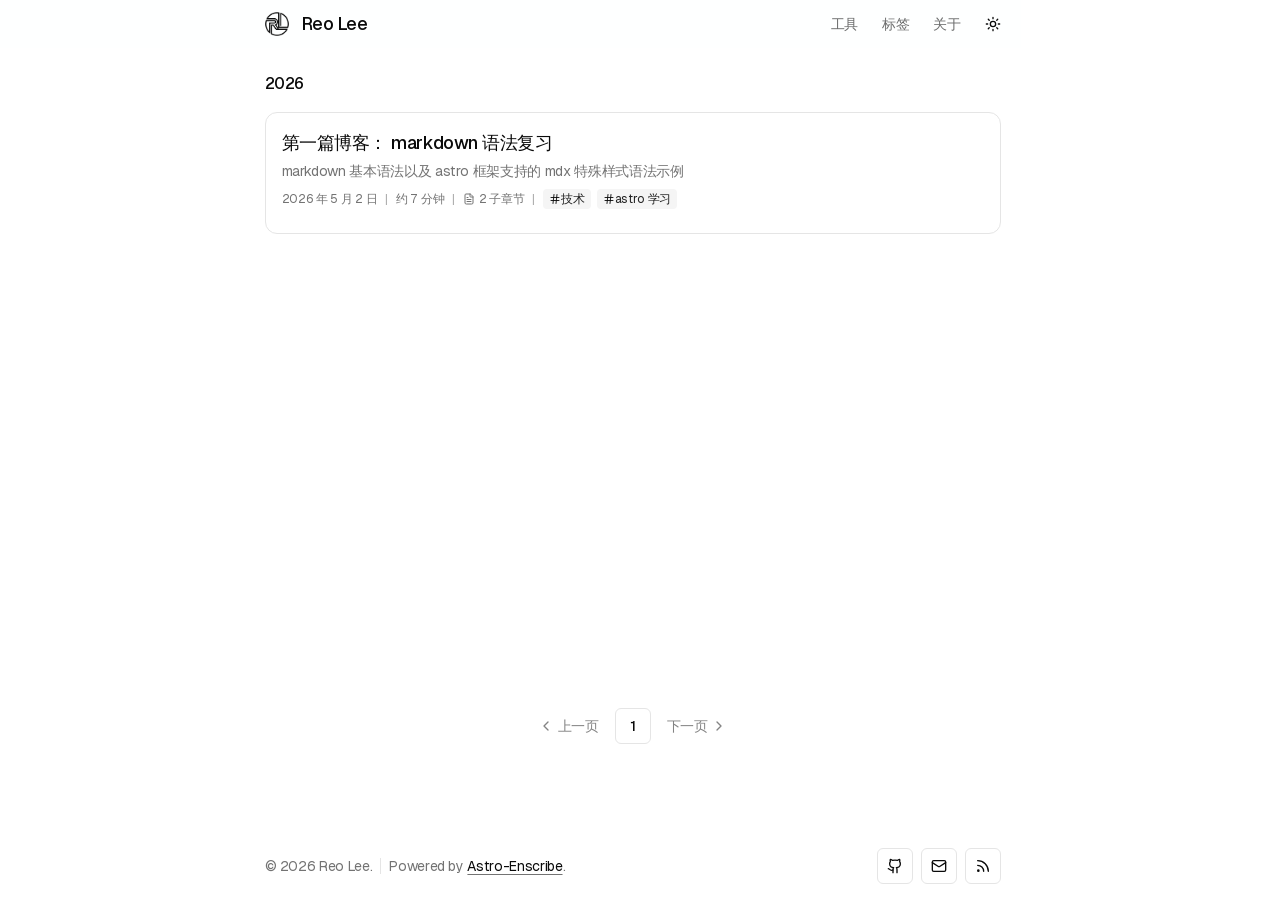
<file: index.html>
<!DOCTYPE html><html class="bg-background text-foreground scheme-light-dark" lang="zh-CN"> <head><meta charset="utf-8"><meta http-equiv="X-UA-Compatible" content="IE=edge"><meta name="viewport" content="width=device-width, initial-scale=1.0, user-scalable=yes"><meta name="generator" content="Astro v6.0.2"><meta name="HandheldFriendly" content="True"><meta name="mobile-web-app-capable" content="yes"><meta name="apple-mobile-web-app-capable" content="yes"><meta name="apple-mobile-web-app-status-bar-style" content="default"><meta name="format-detection" content="telephone=no,date=no,address=no,email=no,url=no"><meta name="theme-color" content="#121212" media="(prefers-color-scheme: dark)"><meta name="theme-color" content="#121212" media="(prefers-color-scheme: light)"><link rel="sitemap" href="/sitemap-index.xml"><link rel="manifest" href="/site.webmanifest"><link rel="alternate" type="application/rss+xml" title="Reo Lee" href="https://reolee.me/rss.xml"><!-- Prefer SVG favicons and provide a dark variant for dark OS/browser UI. --><link rel="icon" type="image/svg+xml" href="/favicon.svg" media="(prefers-color-scheme: light)"><link rel="icon" type="image/svg+xml" href="/favicon-dark.svg" media="(prefers-color-scheme: dark)"><link rel="icon" type="image/png" href="/favicon-96x96.png" sizes="96x96"><link rel="icon" type="image/x-icon" href="/favicon.ico"><link rel="shortcut icon" href="/favicon.ico"><meta name="apple-mobile-web-app-title" content="astro-erudite"><link rel="manifest" href="/site.webmanifest"><meta name="astro-view-transitions-enabled" content="true"><meta name="astro-view-transitions-fallback" content="animate"><script type="module" src="/_astro/ClientRouter.astro_astro_type_script_index_0_lang.DmQZLfuR.js"></script><title>主页 | Reo Lee</title><meta name="description" content="astro-erudite is a opinionated, unstyled blogging template—built with Astro, Tailwind, and shadcn/ui."><link rel="canonical" href="https://reolee.me"><meta property="og:title" content="主页"><meta property="og:description" content="astro-erudite is a opinionated, unstyled blogging template—built with Astro, Tailwind, and shadcn/ui."><meta property="og:image" content="https://reolee.me/static/1200x630.png"><meta property="og:image:alt" content="主页"><meta property="og:type" content="website"><meta property="og:locale" content="zh-CN"><meta property="og:site_name" content="Reo Lee"><meta property="og:url" content="https://reolee.me/"><meta name="twitter:title" content="主页"><meta name="twitter:description" content="astro-erudite is a opinionated, unstyled blogging template—built with Astro, Tailwind, and shadcn/ui."><meta name="twitter:image" content="https://reolee.me/static/1200x630.png"><meta name="twitter:image:alt" content="主页"><meta name="twitter:card" content="summary_large_image"><link rel="stylesheet" href="/_astro/layout.peoONtPZ.css"></head><body class="flex h-fit min-h-screen flex-col gap-y-6 font-sans"> <header data-auto-hide-header class="bg-background/50 sticky top-0 z-50 divide-y backdrop-blur-sm xl:divide-none transform-gpu translate-y-0 opacity-100 transition-[translate,opacity] duration-200 ease-in-out motion-reduce:transition-none"> <div> <div class="mx-auto flex max-w-3xl items-center justify-between gap-4 px-4 py-3"> <a href="/" target="_self" class="transition-colors duration-300 ease-in-out flex shrink-0 items-center justify-center gap-3">   <img src="/_astro/logo.Pc_-MsJj_ZeCMrT.svg" alt="Logo" loading="lazy" decoding="async" width="1966" height="1989" class="size-5 sm:size-6 dark:invert"> <span class="hidden h-full text-lg leading-none font-medium min-[400px]:block">Reo Lee</span>  </a> <div class="flex items-center gap-4"> <nav class="flex items-center gap-4 text-sm sm:gap-6"> <a href="/tools" target="_self" class="inline-block duration-300 ease-in-out text-foreground/60 hover:text-foreground capitalize transition-colors"> 工具 </a><a href="/tags" target="_self" class="inline-block duration-300 ease-in-out text-foreground/60 hover:text-foreground capitalize transition-colors"> 标签 </a><a href="/about" target="_self" class="inline-block duration-300 ease-in-out text-foreground/60 hover:text-foreground capitalize transition-colors"> 关于 </a> </nav> <button data-slot="button" class="inline-flex items-center justify-center gap-2 whitespace-nowrap rounded-md text-sm font-medium transition-all disabled:pointer-events-none disabled:opacity-50 [&amp;_svg]:pointer-events-none [&amp;_svg:not([class*=&#x27;size-&#x27;])]:size-4 shrink-0 [&amp;_svg]:shrink-0 outline-none focus-visible:border-ring focus-visible:ring-ring/50 focus-visible:ring-[3px] aria-invalid:ring-destructive/20 dark:aria-invalid:ring-destructive/40 aria-invalid:border-destructive hover:bg-muted hover:text-foreground dark:hover:bg-muted/50 -my-2 -me-2 size-8" id="theme-toggle" title="切换主题"> <svg width="1em" height="1em" class="size-4 dark:hidden" data-icon="lucide:sun">   <symbol id="ai:lucide:sun" viewBox="0 0 24 24"><g fill="none" stroke="currentColor" stroke-linecap="round" stroke-linejoin="round" stroke-width="2"><circle cx="12" cy="12" r="4"/><path d="M12 2v2m0 16v2M4.93 4.93l1.41 1.41m11.32 11.32l1.41 1.41M2 12h2m16 0h2M6.34 17.66l-1.41 1.41M19.07 4.93l-1.41 1.41"/></g></symbol><use href="#ai:lucide:sun"></use>  </svg> <svg width="1em" height="1em" class="absolute hidden size-4 dark:block" data-icon="lucide:moon">   <symbol id="ai:lucide:moon" viewBox="0 0 24 24"><path fill="none" stroke="currentColor" stroke-linecap="round" stroke-linejoin="round" stroke-width="2" d="M20.985 12.486a9 9 0 1 1-9.473-9.472c.405-.022.617.46.402.803a6 6 0 0 0 8.268 8.268c.344-.215.825-.004.803.401"/></symbol><use href="#ai:lucide:moon"></use>  </svg> <span class="sr-only">切换主题</span> </button> <script data-astro-rerun>
  ;(() => {
    const theme = (() => {
      const stored = localStorage?.getItem('theme') ?? ''
      if (['dark', 'light'].includes(stored)) return stored
      return window.matchMedia('(prefers-color-scheme: dark)').matches
        ? 'dark'
        : 'light'
    })()

    document.documentElement.setAttribute('data-theme', theme)
    window.localStorage.setItem('theme', theme)
  })()
</script> <script type="module">function a(){const e=document.documentElement,n=e.getAttribute("data-theme")==="dark"?"light":"dark";e.classList.add("[&_*]:transition-none"),e.setAttribute("data-theme",n),window.getComputedStyle(e).getPropertyValue("opacity"),requestAnimationFrame(()=>{e.classList.remove("[&_*]:transition-none")}),localStorage.setItem("theme",n)}function o(){document.getElementById("theme-toggle")?.addEventListener("click",a)}o();document.addEventListener("astro:after-swap",()=>{const e=localStorage.getItem("theme")||"light",t=document.documentElement;t.classList.add("[&_*]:transition-none"),window.getComputedStyle(t).getPropertyValue("opacity"),t.setAttribute("data-theme",e),requestAnimationFrame(()=>{t.classList.remove("[&_*]:transition-none")}),o()});</script> </div> </div> </div>   </header> <main class="w-full mx-auto flex grow flex-col gap-y-6 px-4 max-w-3xl">   <div class="flex min-h-[calc(100vh-18rem)] flex-col gap-y-8"> <section class="flex flex-col gap-y-4"> <div class="font-medium">2026</div> <ul class="flex flex-col gap-4"> <li> <div class="hover:bg-muted/50 rounded-xl border p-4 transition-colors duration-300 ease-in-out"> <div class="flex flex-col gap-4 sm:flex-row">  <div class="grow"> <h3 class="mb-1 text-lg font-medium"> <a href="/blog/2026/05/first-post" target="_self" class="inline-block transition-colors duration-300 ease-in-out hover:underline underline-offset-4"> 第一篇博客： markdown 语法复习 </a> </h3> <p class="text-muted-foreground mb-2 text-sm"> markdown 基本语法以及 astro 框架支持的 mdx 特殊样式语法示例 </p> <div class="text-muted-foreground mb-2 flex items-center gap-x-2 overflow-x-auto whitespace-nowrap text-xs"> <span>2026年5月2日</span> <span class="opacity-60">|</span> <span>约7分钟</span>  <span class="opacity-60">|</span> <span class="flex items-center gap-1"> <svg width="1em" height="1em" class="size-3" data-icon="lucide:file-text">   <symbol id="ai:lucide:file-text" viewBox="0 0 24 24"><g fill="none" stroke="currentColor" stroke-linecap="round" stroke-linejoin="round" stroke-width="2"><path d="M6 22a2 2 0 0 1-2-2V4a2 2 0 0 1 2-2h8a2.4 2.4 0 0 1 1.704.706l3.588 3.588A2.4 2.4 0 0 1 20 8v12a2 2 0 0 1-2 2z"/><path d="M14 2v5a1 1 0 0 0 1 1h5M10 9H8m8 4H8m8 4H8"/></g></symbol><use href="#ai:lucide:file-text"></use>  </svg> 2 子章节
</span>   <span class="opacity-60">|</span> <span class="inline-flex items-center gap-1.5"> <a href="/tags/技术" target="_self" class="transition-colors duration-300 ease-in-out bg-muted hover:bg-muted/90 text-foreground/90 hover:text-foreground inline-flex items-center gap-0 rounded px-1.5 py-0.5">  <svg width="1em" height="1em" class="size-3" data-icon="lucide:hash">   <symbol id="ai:lucide:hash" viewBox="0 0 24 24"><path fill="none" stroke="currentColor" stroke-linecap="round" stroke-linejoin="round" stroke-width="2" d="M4 9h16M4 15h16M10 3L8 21m8-18l-2 18"/></symbol><use href="#ai:lucide:hash"></use>  </svg> 技术 </a><a href="/tags/astro学习" target="_self" class="transition-colors duration-300 ease-in-out bg-muted hover:bg-muted/90 text-foreground/90 hover:text-foreground inline-flex items-center gap-0 rounded px-1.5 py-0.5">  <svg width="1em" height="1em" viewBox="0 0 24 24" class="size-3" data-icon="lucide:hash">   <use href="#ai:lucide:hash"></use>  </svg> astro学习 </a> </span>  </div> </div> </div> </div> </li> </ul> </section> </div> <style>astro-island,astro-slot,astro-static-slot{display:contents}</style><script>(()=>{var e=async t=>{await(await t())()};(self.Astro||(self.Astro={})).load=e;window.dispatchEvent(new Event("astro:load"));})();</script><script>(()=>{var A=Object.defineProperty;var g=(i,o,a)=>o in i?A(i,o,{enumerable:!0,configurable:!0,writable:!0,value:a}):i[o]=a;var d=(i,o,a)=>g(i,typeof o!="symbol"?o+"":o,a);{let i={0:t=>m(t),1:t=>a(t),2:t=>new RegExp(t),3:t=>new Date(t),4:t=>new Map(a(t)),5:t=>new Set(a(t)),6:t=>BigInt(t),7:t=>new URL(t),8:t=>new Uint8Array(t),9:t=>new Uint16Array(t),10:t=>new Uint32Array(t),11:t=>Number.POSITIVE_INFINITY*t},o=t=>{let[l,e]=t;return l in i?i[l](e):void 0},a=t=>t.map(o),m=t=>typeof t!="object"||t===null?t:Object.fromEntries(Object.entries(t).map(([l,e])=>[l,o(e)]));class y extends HTMLElement{constructor(){super(...arguments);d(this,"Component");d(this,"hydrator");d(this,"hydrate",async()=>{var b;if(!this.hydrator||!this.isConnected)return;let e=(b=this.parentElement)==null?void 0:b.closest("astro-island[ssr]");if(e){e.addEventListener("astro:hydrate",this.hydrate,{once:!0});return}let c=this.querySelectorAll("astro-slot"),n={},h=this.querySelectorAll("template[data-astro-template]");for(let r of h){let s=r.closest(this.tagName);s!=null&&s.isSameNode(this)&&(n[r.getAttribute("data-astro-template")||"default"]=r.innerHTML,r.remove())}for(let r of c){let s=r.closest(this.tagName);s!=null&&s.isSameNode(this)&&(n[r.getAttribute("name")||"default"]=r.innerHTML)}let p;try{p=this.hasAttribute("props")?m(JSON.parse(this.getAttribute("props"))):{}}catch(r){let s=this.getAttribute("component-url")||"<unknown>",v=this.getAttribute("component-export");throw v&&(s+=` (export ${v})`),console.error(`[hydrate] Error parsing props for component ${s}`,this.getAttribute("props"),r),r}let u;await this.hydrator(this)(this.Component,p,n,{client:this.getAttribute("client")}),this.removeAttribute("ssr"),this.dispatchEvent(new CustomEvent("astro:hydrate"))});d(this,"unmount",()=>{this.isConnected||this.dispatchEvent(new CustomEvent("astro:unmount"))})}disconnectedCallback(){document.removeEventListener("astro:after-swap",this.unmount),document.addEventListener("astro:after-swap",this.unmount,{once:!0})}connectedCallback(){if(!this.hasAttribute("await-children")||document.readyState==="interactive"||document.readyState==="complete")this.childrenConnectedCallback();else{let e=()=>{document.removeEventListener("DOMContentLoaded",e),c.disconnect(),this.childrenConnectedCallback()},c=new MutationObserver(()=>{var n;((n=this.lastChild)==null?void 0:n.nodeType)===Node.COMMENT_NODE&&this.lastChild.nodeValue==="astro:end"&&(this.lastChild.remove(),e())});c.observe(this,{childList:!0}),document.addEventListener("DOMContentLoaded",e)}}async childrenConnectedCallback(){let e=this.getAttribute("before-hydration-url");e&&await import(e),this.start()}async start(){let e=JSON.parse(this.getAttribute("opts")),c=this.getAttribute("client");if(Astro[c]===void 0){window.addEventListener(`astro:${c}`,()=>this.start(),{once:!0});return}try{await Astro[c](async()=>{let n=this.getAttribute("renderer-url"),[h,{default:p}]=await Promise.all([import(this.getAttribute("component-url")),n?import(n):()=>()=>{}]),u=this.getAttribute("component-export")||"default";if(!u.includes("."))this.Component=h[u];else{this.Component=h;for(let f of u.split("."))this.Component=this.Component[f]}return this.hydrator=p,this.hydrate},e,this)}catch(n){console.error(`[astro-island] Error hydrating ${this.getAttribute("component-url")}`,n)}}attributeChangedCallback(){this.hydrate()}}d(y,"observedAttributes",["props"]),customElements.get("astro-island")||customElements.define("astro-island",y)}})();</script><astro-island uid="Z23q9kS" prefix="r3" component-url="/_astro/pagination.niFCfwlr.js" component-export="default" renderer-url="/_astro/client.CvK2Ro-4.js" props="{&quot;currentPage&quot;:[0,1],&quot;totalPages&quot;:[0,1],&quot;baseUrl&quot;:[0,&quot;/blog/&quot;]}" ssr client="load" opts="{&quot;name&quot;:&quot;PaginationComponent&quot;,&quot;value&quot;:true}" await-children><nav role="navigation" aria-label="分页" data-slot="pagination" class="mx-auto flex w-full justify-center"><ul data-slot="pagination-content" class="flex flex-row items-center gap-1 flex-wrap"><li data-slot="pagination-item"><a data-slot="pagination-link" data-disabled="true" class="inline-flex items-center justify-center whitespace-nowrap rounded-md text-sm font-medium transition-all disabled:pointer-events-none disabled:opacity-50 [&amp;_svg]:pointer-events-none [&amp;_svg:not([class*=&#x27;size-&#x27;])]:size-4 shrink-0 [&amp;_svg]:shrink-0 outline-none focus-visible:border-ring focus-visible:ring-ring/50 focus-visible:ring-[3px] aria-invalid:ring-destructive/20 dark:aria-invalid:ring-destructive/40 aria-invalid:border-destructive hover:bg-muted hover:text-foreground dark:hover:bg-muted/50 h-9 py-2 has-[&gt;svg]:px-3 pointer-events-none opacity-50 gap-1 px-2.5 sm:pl-2.5" aria-label="前往上一页"><svg xmlns="http://www.w3.org/2000/svg" width="24" height="24" viewBox="0 0 24 24" fill="none" stroke="currentColor" stroke-width="2" stroke-linecap="round" stroke-linejoin="round" class="lucide lucide-chevron-left"><path d="m15 18-6-6 6-6"></path></svg><span class="hidden sm:block">上一页</span></a></li><li data-slot="pagination-item"><a aria-current="page" data-slot="pagination-link" data-active="true" class="inline-flex items-center justify-center gap-2 whitespace-nowrap rounded-md text-sm font-medium transition-all disabled:pointer-events-none disabled:opacity-50 [&amp;_svg]:pointer-events-none [&amp;_svg:not([class*=&#x27;size-&#x27;])]:size-4 shrink-0 [&amp;_svg]:shrink-0 outline-none focus-visible:border-ring focus-visible:ring-ring/50 focus-visible:ring-[3px] aria-invalid:ring-destructive/20 dark:aria-invalid:ring-destructive/40 aria-invalid:border-destructive border bg-background hover:bg-muted hover:text-foreground dark:bg-input/30 dark:border-input dark:hover:bg-input/50 size-9" href="/blog/">1</a></li><li data-slot="pagination-item"><a data-slot="pagination-link" data-disabled="true" class="inline-flex items-center justify-center whitespace-nowrap rounded-md text-sm font-medium transition-all disabled:pointer-events-none disabled:opacity-50 [&amp;_svg]:pointer-events-none [&amp;_svg:not([class*=&#x27;size-&#x27;])]:size-4 shrink-0 [&amp;_svg]:shrink-0 outline-none focus-visible:border-ring focus-visible:ring-ring/50 focus-visible:ring-[3px] aria-invalid:ring-destructive/20 dark:aria-invalid:ring-destructive/40 aria-invalid:border-destructive hover:bg-muted hover:text-foreground dark:hover:bg-muted/50 h-9 py-2 has-[&gt;svg]:px-3 pointer-events-none opacity-50 gap-1 px-2.5 sm:pr-2.5" aria-label="前往下一页"><span class="hidden sm:block">下一页</span><svg xmlns="http://www.w3.org/2000/svg" width="24" height="24" viewBox="0 0 24 24" fill="none" stroke="currentColor" stroke-width="2" stroke-linecap="round" stroke-linejoin="round" class="lucide lucide-chevron-right"><path d="m9 18 6-6-6-6"></path></svg></a></li></ul></nav><!--astro:end--></astro-island>  </main> <footer class="mx-auto mb-8 flex w-full max-w-3xl flex-col items-center justify-center gap-y-2 px-4 sm:mb-4 sm:flex-row sm:justify-between"> <div class="flex flex-wrap items-center justify-center gap-x-2 text-center"> <span class="text-muted-foreground text-sm">
&copy; 2026 Reo Lee.
</span> <div data-orientation="vertical" role="none" data-slot="separator-root" class="bg-border shrink-0 data-[orientation=horizontal]:h-px data-[orientation=horizontal]:w-full data-[orientation=vertical]:h-full data-[orientation=vertical]:w-px hidden h-4! sm:block"></div> <p class="text-muted-foreground text-sm">
Powered by <a href="https://github.com/jktrn/astro-erudite" target="_blank" class="inline-block transition-colors duration-300 ease-in-out underline decoration-muted-foreground underline-offset-[3px] hover:decoration-foreground text-foreground"> Astro-Enscribe </a>.
</p> </div> <ul class="flex flex-wrap gap-2" role="list"> <li> <a href="https://github.com/ireolee" target="_blank" class="duration-300 ease-in-out inline-flex items-center justify-center gap-2 whitespace-nowrap rounded-md text-sm font-medium transition-all disabled:pointer-events-none disabled:opacity-50 [&#38;_svg]:pointer-events-none [&#38;_svg:not([class*='size-'])]:size-4 shrink-0 [&#38;_svg]:shrink-0 outline-none focus-visible:border-ring focus-visible:ring-ring/50 focus-visible:ring-[3px] aria-invalid:ring-destructive/20 dark:aria-invalid:ring-destructive/40 aria-invalid:border-destructive border bg-background hover:bg-muted hover:text-foreground dark:bg-input/30 dark:border-input dark:hover:bg-input/50 size-9" aria-label="GitHub" title="GitHub">  <svg width="1em" height="1em" class="size-4" data-icon="lucide:github">   <symbol id="ai:lucide:github" viewBox="0 0 24 24"><g fill="none" stroke="currentColor" stroke-linecap="round" stroke-linejoin="round" stroke-width="2"><path d="M15 22v-4a4.8 4.8 0 0 0-1-3.5c3 0 6-2 6-5.5c.08-1.25-.27-2.48-1-3.5c.28-1.15.28-2.35 0-3.5c0 0-1 0-3 1.5c-2.64-.5-5.36-.5-8 0C6 2 5 2 5 2c-.3 1.15-.3 2.35 0 3.5A5.4 5.4 0 0 0 4 9c0 3.5 3 5.5 6 5.5c-.39.49-.68 1.05-.85 1.65S8.93 17.38 9 18v4"/><path d="M9 18c-4.51 2-5-2-7-2"/></g></symbol><use href="#ai:lucide:github"></use>  </svg>  </a> </li><li> <a href="mailto:ireolee@gmail.com" target="_blank" class="duration-300 ease-in-out inline-flex items-center justify-center gap-2 whitespace-nowrap rounded-md text-sm font-medium transition-all disabled:pointer-events-none disabled:opacity-50 [&#38;_svg]:pointer-events-none [&#38;_svg:not([class*='size-'])]:size-4 shrink-0 [&#38;_svg]:shrink-0 outline-none focus-visible:border-ring focus-visible:ring-ring/50 focus-visible:ring-[3px] aria-invalid:ring-destructive/20 dark:aria-invalid:ring-destructive/40 aria-invalid:border-destructive border bg-background hover:bg-muted hover:text-foreground dark:bg-input/30 dark:border-input dark:hover:bg-input/50 size-9" aria-label="Email" title="Email">  <svg width="1em" height="1em" class="size-4" data-icon="lucide:mail">   <symbol id="ai:lucide:mail" viewBox="0 0 24 24"><g fill="none" stroke="currentColor" stroke-linecap="round" stroke-linejoin="round" stroke-width="2"><path d="m22 7l-8.991 5.727a2 2 0 0 1-2.009 0L2 7"/><rect width="20" height="16" x="2" y="4" rx="2"/></g></symbol><use href="#ai:lucide:mail"></use>  </svg>  </a> </li><li> <a href="/rss.xml" target="_blank" class="duration-300 ease-in-out inline-flex items-center justify-center gap-2 whitespace-nowrap rounded-md text-sm font-medium transition-all disabled:pointer-events-none disabled:opacity-50 [&#38;_svg]:pointer-events-none [&#38;_svg:not([class*='size-'])]:size-4 shrink-0 [&#38;_svg]:shrink-0 outline-none focus-visible:border-ring focus-visible:ring-ring/50 focus-visible:ring-[3px] aria-invalid:ring-destructive/20 dark:aria-invalid:ring-destructive/40 aria-invalid:border-destructive border bg-background hover:bg-muted hover:text-foreground dark:bg-input/30 dark:border-input dark:hover:bg-input/50 size-9" aria-label="RSS" title="RSS">  <svg width="1em" height="1em" class="size-4" data-icon="lucide:rss">   <symbol id="ai:lucide:rss" viewBox="0 0 24 24"><g fill="none" stroke="currentColor" stroke-linecap="round" stroke-linejoin="round" stroke-width="2"><path d="M4 11a9 9 0 0 1 9 9M4 4a16 16 0 0 1 16 16"/><circle cx="5" cy="19" r="1"/></g></symbol><use href="#ai:lucide:rss"></use>  </svg>  </a> </li> </ul> </footer> <script type="module">const c=()=>document.documentElement.getAttribute("data-theme")==="dark"?"dark":"light",m=()=>{const e=document.getElementById("comments-section"),s=document.getElementById("comments");if(!(s instanceof HTMLElement)||s.dataset.giscusLoaded==="true")return;const n=s.dataset.giscusRepo,r=s.dataset.giscusRepoId,i=s.dataset.giscusCategory,o=s.dataset.giscusCategoryId;if(!n||!r||!i||!o){e instanceof HTMLElement&&e.classList.add("hidden");return}e instanceof HTMLElement&&e.classList.remove("hidden");const t=document.createElement("script");t.src="https://giscus.app/client.js",t.async=!0,t.crossOrigin="anonymous",t.setAttribute("data-repo",n),t.setAttribute("data-repo-id",r),t.setAttribute("data-category",i),t.setAttribute("data-category-id",o),t.setAttribute("data-mapping","pathname"),t.setAttribute("data-strict","0"),t.setAttribute("data-reactions-enabled","1"),t.setAttribute("data-emit-metadata","0"),t.setAttribute("data-input-position","bottom"),t.setAttribute("data-theme",c()),t.setAttribute("data-lang","zh-CN"),s.appendChild(t),s.dataset.giscusLoaded="true"},d=()=>{const e=document.querySelector("iframe.giscus-frame");e instanceof HTMLIFrameElement&&e.contentWindow?.postMessage({giscus:{setConfig:{theme:c()}}},"https://giscus.app")};let a=null;const g=()=>{a||(a=new MutationObserver(()=>d()),a.observe(document.documentElement,{attributes:!0,attributeFilter:["data-theme"]}))},u=()=>{m(),d(),g()};document.addEventListener("astro:page-load",u);document.addEventListener("astro:after-swap",u);</script> <script type="module">const c=()=>{const i="article.prose, code, pre, kbd, samp, script, style, textarea, svg, math, .shiki, .expressive-code, .katex",o=e=>e.replace(/([\p{Script=Han}\p{Script=Hiragana}\p{Script=Katakana}\p{Script=Hangul}\u3000-\u303F\uFF00-\uFFEF])([A-Za-z0-9!"#$%&'()*+,./:;<=>?@[\]\\^_{}|~\-])/gu,"$1 $2").replace(/([A-Za-z0-9!"#$%&'()*+,./:;<=>?@[\]\\^_{}|~\-])([\p{Script=Han}\p{Script=Hiragana}\p{Script=Katakana}\p{Script=Hangul}\u3000-\u303F\uFF00-\uFFEF])/gu,"$1 $2"),r=document.body;if(!r)return;const p=document.createTreeWalker(r,NodeFilter.SHOW_TEXT,{acceptNode(e){const t=e.nodeValue;if(!t||!t.trim())return NodeFilter.FILTER_REJECT;const n=e.parentElement;return!n||n.closest(i)?NodeFilter.FILTER_REJECT:NodeFilter.FILTER_ACCEPT}});let a;for(;a=p.nextNode();){const e=a.nodeValue;if(!e)continue;const t=o(e);t!==e&&(a.nodeValue=t)}};document.addEventListener("astro:page-load",c);document.addEventListener("astro:after-swap",c);</script> <script type="module">const v=()=>{const t=document.querySelector("header[data-auto-hide-header]");if(!(t instanceof HTMLElement))return;const l=window,d=l.__autoHideHeaderCleanup;typeof d=="function"&&d();const u=80,y=10,E=()=>{t.classList.add("-translate-y-full","opacity-0","pointer-events-none"),t.classList.remove("translate-y-0","opacity-100"),t.dataset.hidden="true"},s=()=>{t.classList.remove("-translate-y-full","opacity-0","pointer-events-none"),t.classList.add("translate-y-0","opacity-100"),t.dataset.hidden="false"};s();let o=window.scrollY,i=!1,f=0;const m=e=>{f=Date.now()+e,s(),o=window.scrollY},c=[];t.querySelectorAll("details").forEach(e=>{if(!(e instanceof HTMLDetailsElement))return;const a=()=>m(400);e.addEventListener("toggle",a),c.push(()=>e.removeEventListener("toggle",a));const n=e.querySelector("summary");if(n instanceof HTMLElement){const r=()=>m(400);n.addEventListener("click",r),c.push(()=>n.removeEventListener("click",r))}});const L=()=>{const e=window.scrollY;if(Date.now()<f){s(),o=e;return}if(t.querySelector("details[open]")){s(),o=e;return}if(e<=u){s(),o=e;return}const a=e-o;if(Math.abs(a)<y)return;const n=document.activeElement,r=n instanceof HTMLElement&&(()=>{try{return n.matches(":focus-visible")}catch{return!1}})(),w=n instanceof HTMLElement&&t.contains(n)&&r;a>0&&e>u&&!w?E():a<0&&s(),o=e},p=()=>{i||(i=!0,requestAnimationFrame(()=>{L(),i=!1}))};window.addEventListener("scroll",p,{passive:!0}),l.__autoHideHeaderCleanup=()=>{window.removeEventListener("scroll",p),c.forEach(e=>e())}};document.addEventListener("astro:page-load",v);document.addEventListener("astro:after-swap",v);</script> <script type="module">(()=>{const e=window,c=()=>{const n=document.querySelector("header[data-auto-hide-header]"),r=document.documentElement;if(!(n instanceof HTMLElement))return r.style.removeProperty("--anchor-scroll-offset"),()=>{};const t=()=>{const a=n.getBoundingClientRect().height;r.style.setProperty("--anchor-scroll-offset",`${Math.ceil(a)}px`)};t();const s=new ResizeObserver(t);return s.observe(n),window.addEventListener("resize",t,{passive:!0}),()=>{s.disconnect(),window.removeEventListener("resize",t)}},o=()=>{typeof e.__anchorScrollOffsetCleanup=="function"&&e.__anchorScrollOffsetCleanup(),e.__anchorScrollOffsetCleanup=c()};document.addEventListener("astro:page-load",o),document.addEventListener("astro:after-swap",o),document.addEventListener("astro:before-swap",()=>{typeof e.__anchorScrollOffsetCleanup=="function"&&e.__anchorScrollOffsetCleanup(),e.__anchorScrollOffsetCleanup=null})})();</script> <script type="module" src="/_astro/layout.astro_astro_type_script_index_4_lang.D2VS4wKW.js"></script> </body> </html>
</file>
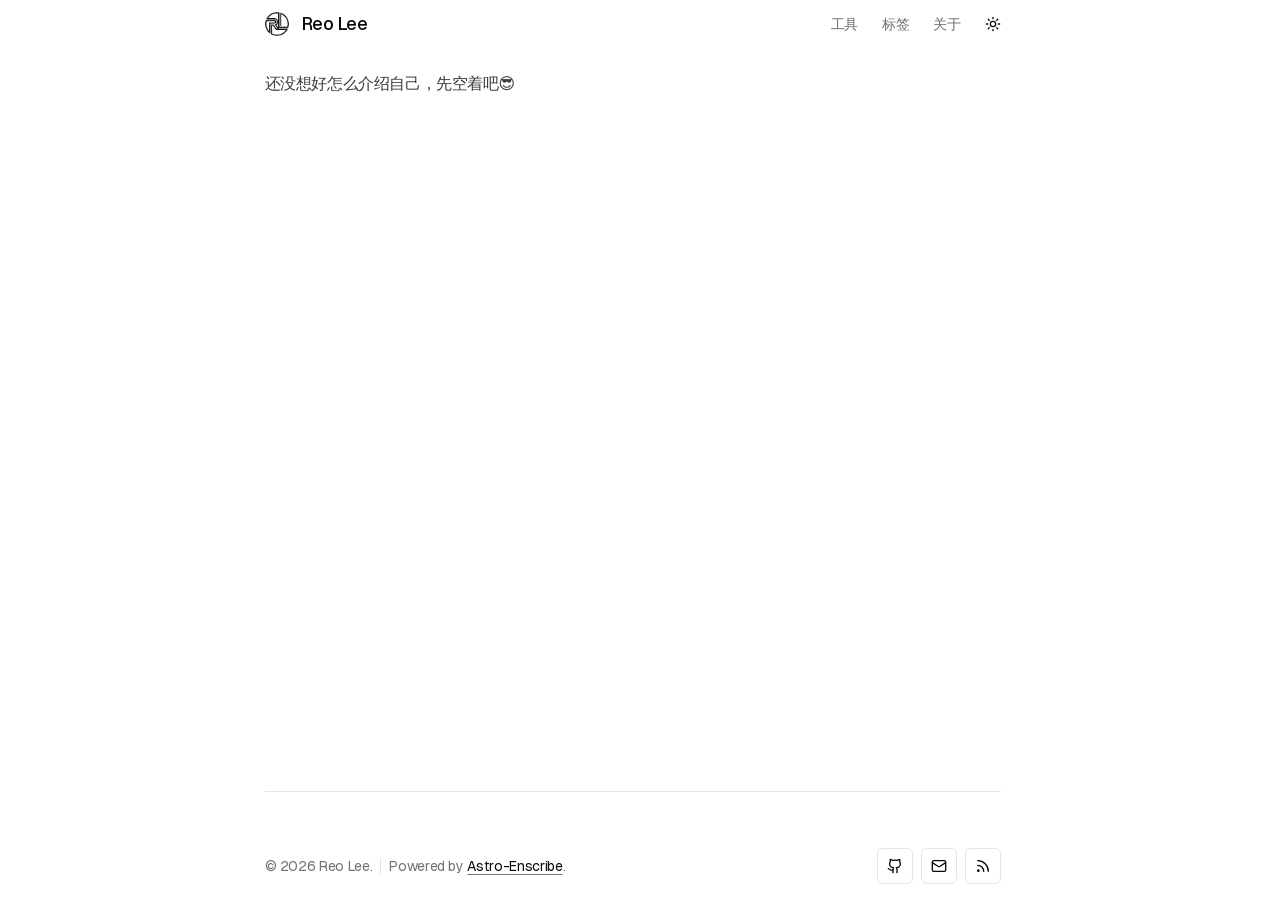
<file: about/index.html>
<!DOCTYPE html><html class="bg-background text-foreground scheme-light-dark" lang="zh-CN"> <head><meta charset="utf-8"><meta http-equiv="X-UA-Compatible" content="IE=edge"><meta name="viewport" content="width=device-width, initial-scale=1.0, user-scalable=yes"><meta name="generator" content="Astro v6.0.2"><meta name="HandheldFriendly" content="True"><meta name="mobile-web-app-capable" content="yes"><meta name="apple-mobile-web-app-capable" content="yes"><meta name="apple-mobile-web-app-status-bar-style" content="default"><meta name="format-detection" content="telephone=no,date=no,address=no,email=no,url=no"><meta name="theme-color" content="#121212" media="(prefers-color-scheme: dark)"><meta name="theme-color" content="#121212" media="(prefers-color-scheme: light)"><link rel="sitemap" href="/sitemap-index.xml"><link rel="manifest" href="/site.webmanifest"><link rel="alternate" type="application/rss+xml" title="Reo Lee" href="https://reolee.me/rss.xml"><!-- Prefer SVG favicons and provide a dark variant for dark OS/browser UI. --><link rel="icon" type="image/svg+xml" href="/favicon.svg" media="(prefers-color-scheme: light)"><link rel="icon" type="image/svg+xml" href="/favicon-dark.svg" media="(prefers-color-scheme: dark)"><link rel="icon" type="image/png" href="/favicon-96x96.png" sizes="96x96"><link rel="icon" type="image/x-icon" href="/favicon.ico"><link rel="shortcut icon" href="/favicon.ico"><meta name="apple-mobile-web-app-title" content="astro-erudite"><link rel="manifest" href="/site.webmanifest"><meta name="astro-view-transitions-enabled" content="true"><meta name="astro-view-transitions-fallback" content="animate"><script type="module" src="/_astro/ClientRouter.astro_astro_type_script_index_0_lang.DmQZLfuR.js"></script><title>关于 | Reo Lee</title><meta name="description" content="astro-erudite is a opinionated, unstyled blogging template—built with Astro, Tailwind, and shadcn/ui."><link rel="canonical" href="https://reolee.me"><meta property="og:title" content="关于"><meta property="og:description" content="astro-erudite is a opinionated, unstyled blogging template—built with Astro, Tailwind, and shadcn/ui."><meta property="og:image" content="https://reolee.me/static/1200x630.png"><meta property="og:image:alt" content="关于"><meta property="og:type" content="website"><meta property="og:locale" content="zh-CN"><meta property="og:site_name" content="Reo Lee"><meta property="og:url" content="https://reolee.me/about/"><meta name="twitter:title" content="关于"><meta name="twitter:description" content="astro-erudite is a opinionated, unstyled blogging template—built with Astro, Tailwind, and shadcn/ui."><meta name="twitter:image" content="https://reolee.me/static/1200x630.png"><meta name="twitter:image:alt" content="关于"><meta name="twitter:card" content="summary_large_image"><link rel="stylesheet" href="/_astro/layout.peoONtPZ.css"></head><body class="flex h-fit min-h-screen flex-col gap-y-6 font-sans"> <header data-auto-hide-header class="bg-background/50 sticky top-0 z-50 divide-y backdrop-blur-sm xl:divide-none transform-gpu translate-y-0 opacity-100 transition-[translate,opacity] duration-200 ease-in-out motion-reduce:transition-none"> <div> <div class="mx-auto flex max-w-3xl items-center justify-between gap-4 px-4 py-3"> <a href="/" target="_self" class="transition-colors duration-300 ease-in-out flex shrink-0 items-center justify-center gap-3">   <img src="/_astro/logo.Pc_-MsJj_ZeCMrT.svg" alt="Logo" loading="lazy" decoding="async" width="1966" height="1989" class="size-5 sm:size-6 dark:invert"> <span class="hidden h-full text-lg leading-none font-medium min-[400px]:block">Reo Lee</span>  </a> <div class="flex items-center gap-4"> <nav class="flex items-center gap-4 text-sm sm:gap-6"> <a href="/tools" target="_self" class="inline-block duration-300 ease-in-out text-foreground/60 hover:text-foreground capitalize transition-colors"> 工具 </a><a href="/tags" target="_self" class="inline-block duration-300 ease-in-out text-foreground/60 hover:text-foreground capitalize transition-colors"> 标签 </a><a href="/about" target="_self" class="inline-block duration-300 ease-in-out text-foreground/60 hover:text-foreground capitalize transition-colors"> 关于 </a> </nav> <button data-slot="button" class="inline-flex items-center justify-center gap-2 whitespace-nowrap rounded-md text-sm font-medium transition-all disabled:pointer-events-none disabled:opacity-50 [&amp;_svg]:pointer-events-none [&amp;_svg:not([class*=&#x27;size-&#x27;])]:size-4 shrink-0 [&amp;_svg]:shrink-0 outline-none focus-visible:border-ring focus-visible:ring-ring/50 focus-visible:ring-[3px] aria-invalid:ring-destructive/20 dark:aria-invalid:ring-destructive/40 aria-invalid:border-destructive hover:bg-muted hover:text-foreground dark:hover:bg-muted/50 -my-2 -me-2 size-8" id="theme-toggle" title="切换主题"> <svg width="1em" height="1em" class="size-4 dark:hidden" data-icon="lucide:sun">   <symbol id="ai:lucide:sun" viewBox="0 0 24 24"><g fill="none" stroke="currentColor" stroke-linecap="round" stroke-linejoin="round" stroke-width="2"><circle cx="12" cy="12" r="4"/><path d="M12 2v2m0 16v2M4.93 4.93l1.41 1.41m11.32 11.32l1.41 1.41M2 12h2m16 0h2M6.34 17.66l-1.41 1.41M19.07 4.93l-1.41 1.41"/></g></symbol><use href="#ai:lucide:sun"></use>  </svg> <svg width="1em" height="1em" class="absolute hidden size-4 dark:block" data-icon="lucide:moon">   <symbol id="ai:lucide:moon" viewBox="0 0 24 24"><path fill="none" stroke="currentColor" stroke-linecap="round" stroke-linejoin="round" stroke-width="2" d="M20.985 12.486a9 9 0 1 1-9.473-9.472c.405-.022.617.46.402.803a6 6 0 0 0 8.268 8.268c.344-.215.825-.004.803.401"/></symbol><use href="#ai:lucide:moon"></use>  </svg> <span class="sr-only">切换主题</span> </button> <script data-astro-rerun>
  ;(() => {
    const theme = (() => {
      const stored = localStorage?.getItem('theme') ?? ''
      if (['dark', 'light'].includes(stored)) return stored
      return window.matchMedia('(prefers-color-scheme: dark)').matches
        ? 'dark'
        : 'light'
    })()

    document.documentElement.setAttribute('data-theme', theme)
    window.localStorage.setItem('theme', theme)
  })()
</script> <script type="module">function a(){const e=document.documentElement,n=e.getAttribute("data-theme")==="dark"?"light":"dark";e.classList.add("[&_*]:transition-none"),e.setAttribute("data-theme",n),window.getComputedStyle(e).getPropertyValue("opacity"),requestAnimationFrame(()=>{e.classList.remove("[&_*]:transition-none")}),localStorage.setItem("theme",n)}function o(){document.getElementById("theme-toggle")?.addEventListener("click",a)}o();document.addEventListener("astro:after-swap",()=>{const e=localStorage.getItem("theme")||"light",t=document.documentElement;t.classList.add("[&_*]:transition-none"),window.getComputedStyle(t).getPropertyValue("opacity"),t.setAttribute("data-theme",e),requestAnimationFrame(()=>{t.classList.remove("[&_*]:transition-none")}),o()});</script> </div> </div> </div>   </header> <main class="w-full mx-auto flex grow flex-col gap-y-6 px-4 max-w-3xl">   <section> <div class="min-w-full"> <div class="prose mb-8"> <p class="mt-0">
还没想好怎么介绍自己，先空着吧😎
</p> </div> </div> </section> <section id="comments-section" class="mt-auto"> <div class="border-t pt-8"> <div id="comments" data-giscus-repo="ireolee/reolee.me" data-giscus-repo-id="R_kgDOSRzN-A" data-giscus-category="General" data-giscus-category-id="DIC_kwDOSRzN-M4C8IXI"></div> </div> </section>  </main> <footer class="mx-auto mb-8 flex w-full max-w-3xl flex-col items-center justify-center gap-y-2 px-4 sm:mb-4 sm:flex-row sm:justify-between"> <div class="flex flex-wrap items-center justify-center gap-x-2 text-center"> <span class="text-muted-foreground text-sm">
&copy; 2026 Reo Lee.
</span> <div data-orientation="vertical" role="none" data-slot="separator-root" class="bg-border shrink-0 data-[orientation=horizontal]:h-px data-[orientation=horizontal]:w-full data-[orientation=vertical]:h-full data-[orientation=vertical]:w-px hidden h-4! sm:block"></div> <p class="text-muted-foreground text-sm">
Powered by <a href="https://github.com/jktrn/astro-erudite" target="_blank" class="inline-block transition-colors duration-300 ease-in-out underline decoration-muted-foreground underline-offset-[3px] hover:decoration-foreground text-foreground"> Astro-Enscribe </a>.
</p> </div> <ul class="flex flex-wrap gap-2" role="list"> <li> <a href="https://github.com/ireolee" target="_blank" class="duration-300 ease-in-out inline-flex items-center justify-center gap-2 whitespace-nowrap rounded-md text-sm font-medium transition-all disabled:pointer-events-none disabled:opacity-50 [&#38;_svg]:pointer-events-none [&#38;_svg:not([class*='size-'])]:size-4 shrink-0 [&#38;_svg]:shrink-0 outline-none focus-visible:border-ring focus-visible:ring-ring/50 focus-visible:ring-[3px] aria-invalid:ring-destructive/20 dark:aria-invalid:ring-destructive/40 aria-invalid:border-destructive border bg-background hover:bg-muted hover:text-foreground dark:bg-input/30 dark:border-input dark:hover:bg-input/50 size-9" aria-label="GitHub" title="GitHub">  <svg width="1em" height="1em" class="size-4" data-icon="lucide:github">   <symbol id="ai:lucide:github" viewBox="0 0 24 24"><g fill="none" stroke="currentColor" stroke-linecap="round" stroke-linejoin="round" stroke-width="2"><path d="M15 22v-4a4.8 4.8 0 0 0-1-3.5c3 0 6-2 6-5.5c.08-1.25-.27-2.48-1-3.5c.28-1.15.28-2.35 0-3.5c0 0-1 0-3 1.5c-2.64-.5-5.36-.5-8 0C6 2 5 2 5 2c-.3 1.15-.3 2.35 0 3.5A5.4 5.4 0 0 0 4 9c0 3.5 3 5.5 6 5.5c-.39.49-.68 1.05-.85 1.65S8.93 17.38 9 18v4"/><path d="M9 18c-4.51 2-5-2-7-2"/></g></symbol><use href="#ai:lucide:github"></use>  </svg>  </a> </li><li> <a href="mailto:ireolee@gmail.com" target="_blank" class="duration-300 ease-in-out inline-flex items-center justify-center gap-2 whitespace-nowrap rounded-md text-sm font-medium transition-all disabled:pointer-events-none disabled:opacity-50 [&#38;_svg]:pointer-events-none [&#38;_svg:not([class*='size-'])]:size-4 shrink-0 [&#38;_svg]:shrink-0 outline-none focus-visible:border-ring focus-visible:ring-ring/50 focus-visible:ring-[3px] aria-invalid:ring-destructive/20 dark:aria-invalid:ring-destructive/40 aria-invalid:border-destructive border bg-background hover:bg-muted hover:text-foreground dark:bg-input/30 dark:border-input dark:hover:bg-input/50 size-9" aria-label="Email" title="Email">  <svg width="1em" height="1em" class="size-4" data-icon="lucide:mail">   <symbol id="ai:lucide:mail" viewBox="0 0 24 24"><g fill="none" stroke="currentColor" stroke-linecap="round" stroke-linejoin="round" stroke-width="2"><path d="m22 7l-8.991 5.727a2 2 0 0 1-2.009 0L2 7"/><rect width="20" height="16" x="2" y="4" rx="2"/></g></symbol><use href="#ai:lucide:mail"></use>  </svg>  </a> </li><li> <a href="/rss.xml" target="_blank" class="duration-300 ease-in-out inline-flex items-center justify-center gap-2 whitespace-nowrap rounded-md text-sm font-medium transition-all disabled:pointer-events-none disabled:opacity-50 [&#38;_svg]:pointer-events-none [&#38;_svg:not([class*='size-'])]:size-4 shrink-0 [&#38;_svg]:shrink-0 outline-none focus-visible:border-ring focus-visible:ring-ring/50 focus-visible:ring-[3px] aria-invalid:ring-destructive/20 dark:aria-invalid:ring-destructive/40 aria-invalid:border-destructive border bg-background hover:bg-muted hover:text-foreground dark:bg-input/30 dark:border-input dark:hover:bg-input/50 size-9" aria-label="RSS" title="RSS">  <svg width="1em" height="1em" class="size-4" data-icon="lucide:rss">   <symbol id="ai:lucide:rss" viewBox="0 0 24 24"><g fill="none" stroke="currentColor" stroke-linecap="round" stroke-linejoin="round" stroke-width="2"><path d="M4 11a9 9 0 0 1 9 9M4 4a16 16 0 0 1 16 16"/><circle cx="5" cy="19" r="1"/></g></symbol><use href="#ai:lucide:rss"></use>  </svg>  </a> </li> </ul> </footer> <script type="module">const c=()=>document.documentElement.getAttribute("data-theme")==="dark"?"dark":"light",m=()=>{const e=document.getElementById("comments-section"),s=document.getElementById("comments");if(!(s instanceof HTMLElement)||s.dataset.giscusLoaded==="true")return;const n=s.dataset.giscusRepo,r=s.dataset.giscusRepoId,i=s.dataset.giscusCategory,o=s.dataset.giscusCategoryId;if(!n||!r||!i||!o){e instanceof HTMLElement&&e.classList.add("hidden");return}e instanceof HTMLElement&&e.classList.remove("hidden");const t=document.createElement("script");t.src="https://giscus.app/client.js",t.async=!0,t.crossOrigin="anonymous",t.setAttribute("data-repo",n),t.setAttribute("data-repo-id",r),t.setAttribute("data-category",i),t.setAttribute("data-category-id",o),t.setAttribute("data-mapping","pathname"),t.setAttribute("data-strict","0"),t.setAttribute("data-reactions-enabled","1"),t.setAttribute("data-emit-metadata","0"),t.setAttribute("data-input-position","bottom"),t.setAttribute("data-theme",c()),t.setAttribute("data-lang","zh-CN"),s.appendChild(t),s.dataset.giscusLoaded="true"},d=()=>{const e=document.querySelector("iframe.giscus-frame");e instanceof HTMLIFrameElement&&e.contentWindow?.postMessage({giscus:{setConfig:{theme:c()}}},"https://giscus.app")};let a=null;const g=()=>{a||(a=new MutationObserver(()=>d()),a.observe(document.documentElement,{attributes:!0,attributeFilter:["data-theme"]}))},u=()=>{m(),d(),g()};document.addEventListener("astro:page-load",u);document.addEventListener("astro:after-swap",u);</script> <script type="module">const c=()=>{const i="article.prose, code, pre, kbd, samp, script, style, textarea, svg, math, .shiki, .expressive-code, .katex",o=e=>e.replace(/([\p{Script=Han}\p{Script=Hiragana}\p{Script=Katakana}\p{Script=Hangul}\u3000-\u303F\uFF00-\uFFEF])([A-Za-z0-9!"#$%&'()*+,./:;<=>?@[\]\\^_{}|~\-])/gu,"$1 $2").replace(/([A-Za-z0-9!"#$%&'()*+,./:;<=>?@[\]\\^_{}|~\-])([\p{Script=Han}\p{Script=Hiragana}\p{Script=Katakana}\p{Script=Hangul}\u3000-\u303F\uFF00-\uFFEF])/gu,"$1 $2"),r=document.body;if(!r)return;const p=document.createTreeWalker(r,NodeFilter.SHOW_TEXT,{acceptNode(e){const t=e.nodeValue;if(!t||!t.trim())return NodeFilter.FILTER_REJECT;const n=e.parentElement;return!n||n.closest(i)?NodeFilter.FILTER_REJECT:NodeFilter.FILTER_ACCEPT}});let a;for(;a=p.nextNode();){const e=a.nodeValue;if(!e)continue;const t=o(e);t!==e&&(a.nodeValue=t)}};document.addEventListener("astro:page-load",c);document.addEventListener("astro:after-swap",c);</script> <script type="module">const v=()=>{const t=document.querySelector("header[data-auto-hide-header]");if(!(t instanceof HTMLElement))return;const l=window,d=l.__autoHideHeaderCleanup;typeof d=="function"&&d();const u=80,y=10,E=()=>{t.classList.add("-translate-y-full","opacity-0","pointer-events-none"),t.classList.remove("translate-y-0","opacity-100"),t.dataset.hidden="true"},s=()=>{t.classList.remove("-translate-y-full","opacity-0","pointer-events-none"),t.classList.add("translate-y-0","opacity-100"),t.dataset.hidden="false"};s();let o=window.scrollY,i=!1,f=0;const m=e=>{f=Date.now()+e,s(),o=window.scrollY},c=[];t.querySelectorAll("details").forEach(e=>{if(!(e instanceof HTMLDetailsElement))return;const a=()=>m(400);e.addEventListener("toggle",a),c.push(()=>e.removeEventListener("toggle",a));const n=e.querySelector("summary");if(n instanceof HTMLElement){const r=()=>m(400);n.addEventListener("click",r),c.push(()=>n.removeEventListener("click",r))}});const L=()=>{const e=window.scrollY;if(Date.now()<f){s(),o=e;return}if(t.querySelector("details[open]")){s(),o=e;return}if(e<=u){s(),o=e;return}const a=e-o;if(Math.abs(a)<y)return;const n=document.activeElement,r=n instanceof HTMLElement&&(()=>{try{return n.matches(":focus-visible")}catch{return!1}})(),w=n instanceof HTMLElement&&t.contains(n)&&r;a>0&&e>u&&!w?E():a<0&&s(),o=e},p=()=>{i||(i=!0,requestAnimationFrame(()=>{L(),i=!1}))};window.addEventListener("scroll",p,{passive:!0}),l.__autoHideHeaderCleanup=()=>{window.removeEventListener("scroll",p),c.forEach(e=>e())}};document.addEventListener("astro:page-load",v);document.addEventListener("astro:after-swap",v);</script> <script type="module">(()=>{const e=window,c=()=>{const n=document.querySelector("header[data-auto-hide-header]"),r=document.documentElement;if(!(n instanceof HTMLElement))return r.style.removeProperty("--anchor-scroll-offset"),()=>{};const t=()=>{const a=n.getBoundingClientRect().height;r.style.setProperty("--anchor-scroll-offset",`${Math.ceil(a)}px`)};t();const s=new ResizeObserver(t);return s.observe(n),window.addEventListener("resize",t,{passive:!0}),()=>{s.disconnect(),window.removeEventListener("resize",t)}},o=()=>{typeof e.__anchorScrollOffsetCleanup=="function"&&e.__anchorScrollOffsetCleanup(),e.__anchorScrollOffsetCleanup=c()};document.addEventListener("astro:page-load",o),document.addEventListener("astro:after-swap",o),document.addEventListener("astro:before-swap",()=>{typeof e.__anchorScrollOffsetCleanup=="function"&&e.__anchorScrollOffsetCleanup(),e.__anchorScrollOffsetCleanup=null})})();</script> <script type="module" src="/_astro/layout.astro_astro_type_script_index_4_lang.D2VS4wKW.js"></script> </body> </html>
</file>
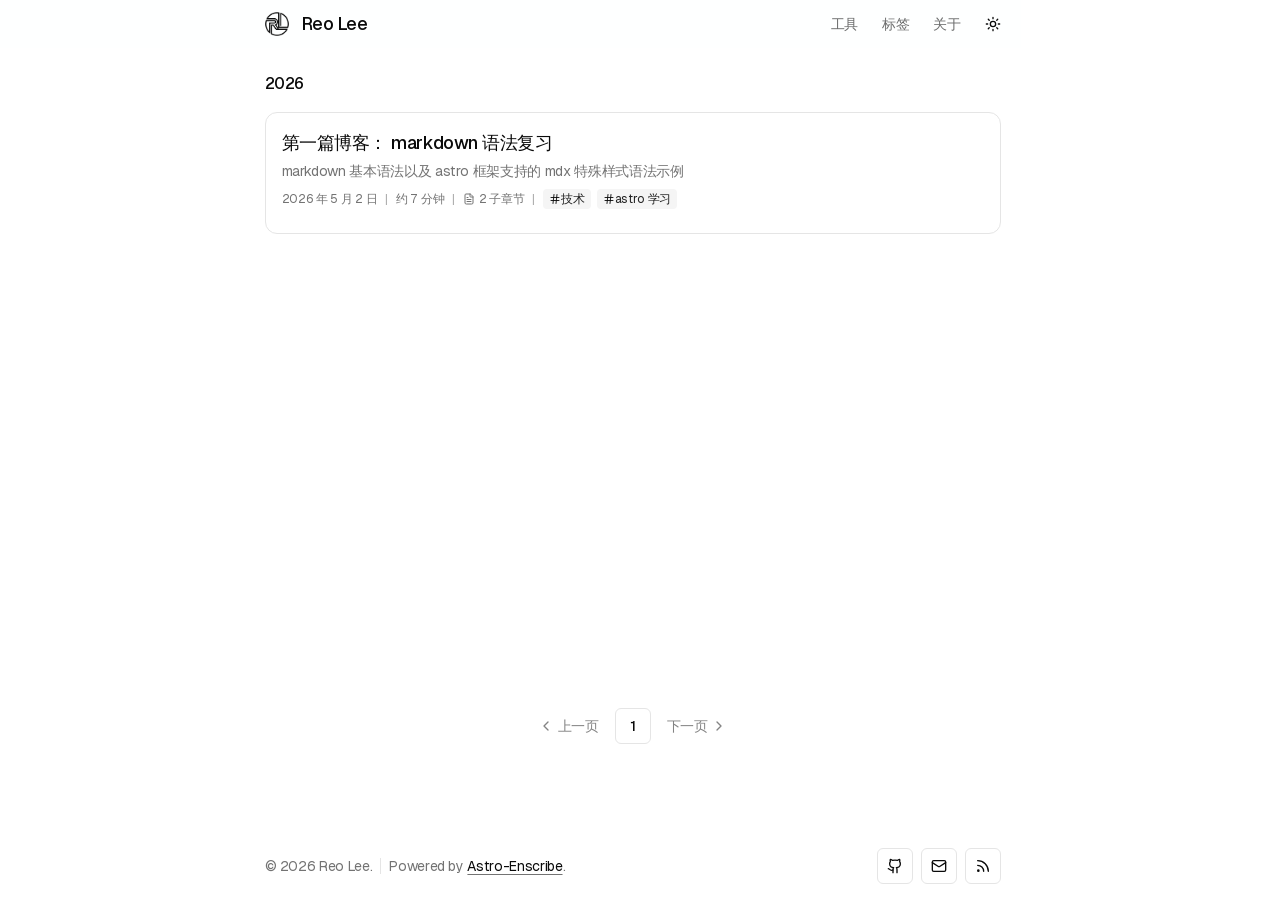
<file: blog/index.html>
<!DOCTYPE html><html class="bg-background text-foreground scheme-light-dark" lang="zh-CN"> <head><meta charset="utf-8"><meta http-equiv="X-UA-Compatible" content="IE=edge"><meta name="viewport" content="width=device-width, initial-scale=1.0, user-scalable=yes"><meta name="generator" content="Astro v6.0.2"><meta name="HandheldFriendly" content="True"><meta name="mobile-web-app-capable" content="yes"><meta name="apple-mobile-web-app-capable" content="yes"><meta name="apple-mobile-web-app-status-bar-style" content="default"><meta name="format-detection" content="telephone=no,date=no,address=no,email=no,url=no"><meta name="theme-color" content="#121212" media="(prefers-color-scheme: dark)"><meta name="theme-color" content="#121212" media="(prefers-color-scheme: light)"><link rel="sitemap" href="/sitemap-index.xml"><link rel="manifest" href="/site.webmanifest"><link rel="alternate" type="application/rss+xml" title="Reo Lee" href="https://reolee.me/rss.xml"><!-- Prefer SVG favicons and provide a dark variant for dark OS/browser UI. --><link rel="icon" type="image/svg+xml" href="/favicon.svg" media="(prefers-color-scheme: light)"><link rel="icon" type="image/svg+xml" href="/favicon-dark.svg" media="(prefers-color-scheme: dark)"><link rel="icon" type="image/png" href="/favicon-96x96.png" sizes="96x96"><link rel="icon" type="image/x-icon" href="/favicon.ico"><link rel="shortcut icon" href="/favicon.ico"><meta name="apple-mobile-web-app-title" content="astro-erudite"><link rel="manifest" href="/site.webmanifest"><meta name="astro-view-transitions-enabled" content="true"><meta name="astro-view-transitions-fallback" content="animate"><script type="module" src="/_astro/ClientRouter.astro_astro_type_script_index_0_lang.DmQZLfuR.js"></script><title>博客 | Reo Lee</title><meta name="description" content="astro-erudite is a opinionated, unstyled blogging template—built with Astro, Tailwind, and shadcn/ui."><link rel="canonical" href="https://reolee.me"><meta property="og:title" content="博客"><meta property="og:description" content="astro-erudite is a opinionated, unstyled blogging template—built with Astro, Tailwind, and shadcn/ui."><meta property="og:image" content="https://reolee.me/static/1200x630.png"><meta property="og:image:alt" content="博客"><meta property="og:type" content="website"><meta property="og:locale" content="zh-CN"><meta property="og:site_name" content="Reo Lee"><meta property="og:url" content="https://reolee.me/blog/"><meta name="twitter:title" content="博客"><meta name="twitter:description" content="astro-erudite is a opinionated, unstyled blogging template—built with Astro, Tailwind, and shadcn/ui."><meta name="twitter:image" content="https://reolee.me/static/1200x630.png"><meta name="twitter:image:alt" content="博客"><meta name="twitter:card" content="summary_large_image"><link rel="stylesheet" href="/_astro/layout.peoONtPZ.css"></head><body class="flex h-fit min-h-screen flex-col gap-y-6 font-sans"> <header data-auto-hide-header class="bg-background/50 sticky top-0 z-50 divide-y backdrop-blur-sm xl:divide-none transform-gpu translate-y-0 opacity-100 transition-[translate,opacity] duration-200 ease-in-out motion-reduce:transition-none"> <div> <div class="mx-auto flex max-w-3xl items-center justify-between gap-4 px-4 py-3"> <a href="/" target="_self" class="transition-colors duration-300 ease-in-out flex shrink-0 items-center justify-center gap-3">   <img src="/_astro/logo.Pc_-MsJj_ZeCMrT.svg" alt="Logo" loading="lazy" decoding="async" width="1966" height="1989" class="size-5 sm:size-6 dark:invert"> <span class="hidden h-full text-lg leading-none font-medium min-[400px]:block">Reo Lee</span>  </a> <div class="flex items-center gap-4"> <nav class="flex items-center gap-4 text-sm sm:gap-6"> <a href="/tools" target="_self" class="inline-block duration-300 ease-in-out text-foreground/60 hover:text-foreground capitalize transition-colors"> 工具 </a><a href="/tags" target="_self" class="inline-block duration-300 ease-in-out text-foreground/60 hover:text-foreground capitalize transition-colors"> 标签 </a><a href="/about" target="_self" class="inline-block duration-300 ease-in-out text-foreground/60 hover:text-foreground capitalize transition-colors"> 关于 </a> </nav> <button data-slot="button" class="inline-flex items-center justify-center gap-2 whitespace-nowrap rounded-md text-sm font-medium transition-all disabled:pointer-events-none disabled:opacity-50 [&amp;_svg]:pointer-events-none [&amp;_svg:not([class*=&#x27;size-&#x27;])]:size-4 shrink-0 [&amp;_svg]:shrink-0 outline-none focus-visible:border-ring focus-visible:ring-ring/50 focus-visible:ring-[3px] aria-invalid:ring-destructive/20 dark:aria-invalid:ring-destructive/40 aria-invalid:border-destructive hover:bg-muted hover:text-foreground dark:hover:bg-muted/50 -my-2 -me-2 size-8" id="theme-toggle" title="切换主题"> <svg width="1em" height="1em" class="size-4 dark:hidden" data-icon="lucide:sun">   <symbol id="ai:lucide:sun" viewBox="0 0 24 24"><g fill="none" stroke="currentColor" stroke-linecap="round" stroke-linejoin="round" stroke-width="2"><circle cx="12" cy="12" r="4"/><path d="M12 2v2m0 16v2M4.93 4.93l1.41 1.41m11.32 11.32l1.41 1.41M2 12h2m16 0h2M6.34 17.66l-1.41 1.41M19.07 4.93l-1.41 1.41"/></g></symbol><use href="#ai:lucide:sun"></use>  </svg> <svg width="1em" height="1em" class="absolute hidden size-4 dark:block" data-icon="lucide:moon">   <symbol id="ai:lucide:moon" viewBox="0 0 24 24"><path fill="none" stroke="currentColor" stroke-linecap="round" stroke-linejoin="round" stroke-width="2" d="M20.985 12.486a9 9 0 1 1-9.473-9.472c.405-.022.617.46.402.803a6 6 0 0 0 8.268 8.268c.344-.215.825-.004.803.401"/></symbol><use href="#ai:lucide:moon"></use>  </svg> <span class="sr-only">切换主题</span> </button> <script data-astro-rerun>
  ;(() => {
    const theme = (() => {
      const stored = localStorage?.getItem('theme') ?? ''
      if (['dark', 'light'].includes(stored)) return stored
      return window.matchMedia('(prefers-color-scheme: dark)').matches
        ? 'dark'
        : 'light'
    })()

    document.documentElement.setAttribute('data-theme', theme)
    window.localStorage.setItem('theme', theme)
  })()
</script> <script type="module">function a(){const e=document.documentElement,n=e.getAttribute("data-theme")==="dark"?"light":"dark";e.classList.add("[&_*]:transition-none"),e.setAttribute("data-theme",n),window.getComputedStyle(e).getPropertyValue("opacity"),requestAnimationFrame(()=>{e.classList.remove("[&_*]:transition-none")}),localStorage.setItem("theme",n)}function o(){document.getElementById("theme-toggle")?.addEventListener("click",a)}o();document.addEventListener("astro:after-swap",()=>{const e=localStorage.getItem("theme")||"light",t=document.documentElement;t.classList.add("[&_*]:transition-none"),window.getComputedStyle(t).getPropertyValue("opacity"),t.setAttribute("data-theme",e),requestAnimationFrame(()=>{t.classList.remove("[&_*]:transition-none")}),o()});</script> </div> </div> </div>   </header> <main class="w-full mx-auto flex grow flex-col gap-y-6 px-4 max-w-3xl">   <div class="flex min-h-[calc(100vh-18rem)] flex-col gap-y-8"> <section class="flex flex-col gap-y-4"> <div class="font-medium">2026</div> <ul class="flex flex-col gap-4"> <li> <div class="hover:bg-muted/50 rounded-xl border p-4 transition-colors duration-300 ease-in-out"> <div class="flex flex-col gap-4 sm:flex-row">  <div class="grow"> <h3 class="mb-1 text-lg font-medium"> <a href="/blog/2026/05/first-post" target="_self" class="inline-block transition-colors duration-300 ease-in-out hover:underline underline-offset-4"> 第一篇博客： markdown 语法复习 </a> </h3> <p class="text-muted-foreground mb-2 text-sm"> markdown 基本语法以及 astro 框架支持的 mdx 特殊样式语法示例 </p> <div class="text-muted-foreground mb-2 flex items-center gap-x-2 overflow-x-auto whitespace-nowrap text-xs"> <span>2026年5月2日</span> <span class="opacity-60">|</span> <span>约7分钟</span>  <span class="opacity-60">|</span> <span class="flex items-center gap-1"> <svg width="1em" height="1em" class="size-3" data-icon="lucide:file-text">   <symbol id="ai:lucide:file-text" viewBox="0 0 24 24"><g fill="none" stroke="currentColor" stroke-linecap="round" stroke-linejoin="round" stroke-width="2"><path d="M6 22a2 2 0 0 1-2-2V4a2 2 0 0 1 2-2h8a2.4 2.4 0 0 1 1.704.706l3.588 3.588A2.4 2.4 0 0 1 20 8v12a2 2 0 0 1-2 2z"/><path d="M14 2v5a1 1 0 0 0 1 1h5M10 9H8m8 4H8m8 4H8"/></g></symbol><use href="#ai:lucide:file-text"></use>  </svg> 2 子章节
</span>   <span class="opacity-60">|</span> <span class="inline-flex items-center gap-1.5"> <a href="/tags/技术" target="_self" class="transition-colors duration-300 ease-in-out bg-muted hover:bg-muted/90 text-foreground/90 hover:text-foreground inline-flex items-center gap-0 rounded px-1.5 py-0.5">  <svg width="1em" height="1em" class="size-3" data-icon="lucide:hash">   <symbol id="ai:lucide:hash" viewBox="0 0 24 24"><path fill="none" stroke="currentColor" stroke-linecap="round" stroke-linejoin="round" stroke-width="2" d="M4 9h16M4 15h16M10 3L8 21m8-18l-2 18"/></symbol><use href="#ai:lucide:hash"></use>  </svg> 技术 </a><a href="/tags/astro学习" target="_self" class="transition-colors duration-300 ease-in-out bg-muted hover:bg-muted/90 text-foreground/90 hover:text-foreground inline-flex items-center gap-0 rounded px-1.5 py-0.5">  <svg width="1em" height="1em" viewBox="0 0 24 24" class="size-3" data-icon="lucide:hash">   <use href="#ai:lucide:hash"></use>  </svg> astro学习 </a> </span>  </div> </div> </div> </div> </li> </ul> </section> </div> <style>astro-island,astro-slot,astro-static-slot{display:contents}</style><script>(()=>{var e=async t=>{await(await t())()};(self.Astro||(self.Astro={})).load=e;window.dispatchEvent(new Event("astro:load"));})();</script><script>(()=>{var A=Object.defineProperty;var g=(i,o,a)=>o in i?A(i,o,{enumerable:!0,configurable:!0,writable:!0,value:a}):i[o]=a;var d=(i,o,a)=>g(i,typeof o!="symbol"?o+"":o,a);{let i={0:t=>m(t),1:t=>a(t),2:t=>new RegExp(t),3:t=>new Date(t),4:t=>new Map(a(t)),5:t=>new Set(a(t)),6:t=>BigInt(t),7:t=>new URL(t),8:t=>new Uint8Array(t),9:t=>new Uint16Array(t),10:t=>new Uint32Array(t),11:t=>Number.POSITIVE_INFINITY*t},o=t=>{let[l,e]=t;return l in i?i[l](e):void 0},a=t=>t.map(o),m=t=>typeof t!="object"||t===null?t:Object.fromEntries(Object.entries(t).map(([l,e])=>[l,o(e)]));class y extends HTMLElement{constructor(){super(...arguments);d(this,"Component");d(this,"hydrator");d(this,"hydrate",async()=>{var b;if(!this.hydrator||!this.isConnected)return;let e=(b=this.parentElement)==null?void 0:b.closest("astro-island[ssr]");if(e){e.addEventListener("astro:hydrate",this.hydrate,{once:!0});return}let c=this.querySelectorAll("astro-slot"),n={},h=this.querySelectorAll("template[data-astro-template]");for(let r of h){let s=r.closest(this.tagName);s!=null&&s.isSameNode(this)&&(n[r.getAttribute("data-astro-template")||"default"]=r.innerHTML,r.remove())}for(let r of c){let s=r.closest(this.tagName);s!=null&&s.isSameNode(this)&&(n[r.getAttribute("name")||"default"]=r.innerHTML)}let p;try{p=this.hasAttribute("props")?m(JSON.parse(this.getAttribute("props"))):{}}catch(r){let s=this.getAttribute("component-url")||"<unknown>",v=this.getAttribute("component-export");throw v&&(s+=` (export ${v})`),console.error(`[hydrate] Error parsing props for component ${s}`,this.getAttribute("props"),r),r}let u;await this.hydrator(this)(this.Component,p,n,{client:this.getAttribute("client")}),this.removeAttribute("ssr"),this.dispatchEvent(new CustomEvent("astro:hydrate"))});d(this,"unmount",()=>{this.isConnected||this.dispatchEvent(new CustomEvent("astro:unmount"))})}disconnectedCallback(){document.removeEventListener("astro:after-swap",this.unmount),document.addEventListener("astro:after-swap",this.unmount,{once:!0})}connectedCallback(){if(!this.hasAttribute("await-children")||document.readyState==="interactive"||document.readyState==="complete")this.childrenConnectedCallback();else{let e=()=>{document.removeEventListener("DOMContentLoaded",e),c.disconnect(),this.childrenConnectedCallback()},c=new MutationObserver(()=>{var n;((n=this.lastChild)==null?void 0:n.nodeType)===Node.COMMENT_NODE&&this.lastChild.nodeValue==="astro:end"&&(this.lastChild.remove(),e())});c.observe(this,{childList:!0}),document.addEventListener("DOMContentLoaded",e)}}async childrenConnectedCallback(){let e=this.getAttribute("before-hydration-url");e&&await import(e),this.start()}async start(){let e=JSON.parse(this.getAttribute("opts")),c=this.getAttribute("client");if(Astro[c]===void 0){window.addEventListener(`astro:${c}`,()=>this.start(),{once:!0});return}try{await Astro[c](async()=>{let n=this.getAttribute("renderer-url"),[h,{default:p}]=await Promise.all([import(this.getAttribute("component-url")),n?import(n):()=>()=>{}]),u=this.getAttribute("component-export")||"default";if(!u.includes("."))this.Component=h[u];else{this.Component=h;for(let f of u.split("."))this.Component=this.Component[f]}return this.hydrator=p,this.hydrate},e,this)}catch(n){console.error(`[astro-island] Error hydrating ${this.getAttribute("component-url")}`,n)}}attributeChangedCallback(){this.hydrate()}}d(y,"observedAttributes",["props"]),customElements.get("astro-island")||customElements.define("astro-island",y)}})();</script><astro-island uid="Z23q9kS" prefix="r3" component-url="/_astro/pagination.niFCfwlr.js" component-export="default" renderer-url="/_astro/client.CvK2Ro-4.js" props="{&quot;currentPage&quot;:[0,1],&quot;totalPages&quot;:[0,1],&quot;baseUrl&quot;:[0,&quot;/blog/&quot;]}" ssr client="load" opts="{&quot;name&quot;:&quot;PaginationComponent&quot;,&quot;value&quot;:true}" await-children><nav role="navigation" aria-label="分页" data-slot="pagination" class="mx-auto flex w-full justify-center"><ul data-slot="pagination-content" class="flex flex-row items-center gap-1 flex-wrap"><li data-slot="pagination-item"><a data-slot="pagination-link" data-disabled="true" class="inline-flex items-center justify-center whitespace-nowrap rounded-md text-sm font-medium transition-all disabled:pointer-events-none disabled:opacity-50 [&amp;_svg]:pointer-events-none [&amp;_svg:not([class*=&#x27;size-&#x27;])]:size-4 shrink-0 [&amp;_svg]:shrink-0 outline-none focus-visible:border-ring focus-visible:ring-ring/50 focus-visible:ring-[3px] aria-invalid:ring-destructive/20 dark:aria-invalid:ring-destructive/40 aria-invalid:border-destructive hover:bg-muted hover:text-foreground dark:hover:bg-muted/50 h-9 py-2 has-[&gt;svg]:px-3 pointer-events-none opacity-50 gap-1 px-2.5 sm:pl-2.5" aria-label="前往上一页"><svg xmlns="http://www.w3.org/2000/svg" width="24" height="24" viewBox="0 0 24 24" fill="none" stroke="currentColor" stroke-width="2" stroke-linecap="round" stroke-linejoin="round" class="lucide lucide-chevron-left"><path d="m15 18-6-6 6-6"></path></svg><span class="hidden sm:block">上一页</span></a></li><li data-slot="pagination-item"><a aria-current="page" data-slot="pagination-link" data-active="true" class="inline-flex items-center justify-center gap-2 whitespace-nowrap rounded-md text-sm font-medium transition-all disabled:pointer-events-none disabled:opacity-50 [&amp;_svg]:pointer-events-none [&amp;_svg:not([class*=&#x27;size-&#x27;])]:size-4 shrink-0 [&amp;_svg]:shrink-0 outline-none focus-visible:border-ring focus-visible:ring-ring/50 focus-visible:ring-[3px] aria-invalid:ring-destructive/20 dark:aria-invalid:ring-destructive/40 aria-invalid:border-destructive border bg-background hover:bg-muted hover:text-foreground dark:bg-input/30 dark:border-input dark:hover:bg-input/50 size-9" href="/blog/">1</a></li><li data-slot="pagination-item"><a data-slot="pagination-link" data-disabled="true" class="inline-flex items-center justify-center whitespace-nowrap rounded-md text-sm font-medium transition-all disabled:pointer-events-none disabled:opacity-50 [&amp;_svg]:pointer-events-none [&amp;_svg:not([class*=&#x27;size-&#x27;])]:size-4 shrink-0 [&amp;_svg]:shrink-0 outline-none focus-visible:border-ring focus-visible:ring-ring/50 focus-visible:ring-[3px] aria-invalid:ring-destructive/20 dark:aria-invalid:ring-destructive/40 aria-invalid:border-destructive hover:bg-muted hover:text-foreground dark:hover:bg-muted/50 h-9 py-2 has-[&gt;svg]:px-3 pointer-events-none opacity-50 gap-1 px-2.5 sm:pr-2.5" aria-label="前往下一页"><span class="hidden sm:block">下一页</span><svg xmlns="http://www.w3.org/2000/svg" width="24" height="24" viewBox="0 0 24 24" fill="none" stroke="currentColor" stroke-width="2" stroke-linecap="round" stroke-linejoin="round" class="lucide lucide-chevron-right"><path d="m9 18 6-6-6-6"></path></svg></a></li></ul></nav><!--astro:end--></astro-island>  </main> <footer class="mx-auto mb-8 flex w-full max-w-3xl flex-col items-center justify-center gap-y-2 px-4 sm:mb-4 sm:flex-row sm:justify-between"> <div class="flex flex-wrap items-center justify-center gap-x-2 text-center"> <span class="text-muted-foreground text-sm">
&copy; 2026 Reo Lee.
</span> <div data-orientation="vertical" role="none" data-slot="separator-root" class="bg-border shrink-0 data-[orientation=horizontal]:h-px data-[orientation=horizontal]:w-full data-[orientation=vertical]:h-full data-[orientation=vertical]:w-px hidden h-4! sm:block"></div> <p class="text-muted-foreground text-sm">
Powered by <a href="https://github.com/jktrn/astro-erudite" target="_blank" class="inline-block transition-colors duration-300 ease-in-out underline decoration-muted-foreground underline-offset-[3px] hover:decoration-foreground text-foreground"> Astro-Enscribe </a>.
</p> </div> <ul class="flex flex-wrap gap-2" role="list"> <li> <a href="https://github.com/ireolee" target="_blank" class="duration-300 ease-in-out inline-flex items-center justify-center gap-2 whitespace-nowrap rounded-md text-sm font-medium transition-all disabled:pointer-events-none disabled:opacity-50 [&#38;_svg]:pointer-events-none [&#38;_svg:not([class*='size-'])]:size-4 shrink-0 [&#38;_svg]:shrink-0 outline-none focus-visible:border-ring focus-visible:ring-ring/50 focus-visible:ring-[3px] aria-invalid:ring-destructive/20 dark:aria-invalid:ring-destructive/40 aria-invalid:border-destructive border bg-background hover:bg-muted hover:text-foreground dark:bg-input/30 dark:border-input dark:hover:bg-input/50 size-9" aria-label="GitHub" title="GitHub">  <svg width="1em" height="1em" class="size-4" data-icon="lucide:github">   <symbol id="ai:lucide:github" viewBox="0 0 24 24"><g fill="none" stroke="currentColor" stroke-linecap="round" stroke-linejoin="round" stroke-width="2"><path d="M15 22v-4a4.8 4.8 0 0 0-1-3.5c3 0 6-2 6-5.5c.08-1.25-.27-2.48-1-3.5c.28-1.15.28-2.35 0-3.5c0 0-1 0-3 1.5c-2.64-.5-5.36-.5-8 0C6 2 5 2 5 2c-.3 1.15-.3 2.35 0 3.5A5.4 5.4 0 0 0 4 9c0 3.5 3 5.5 6 5.5c-.39.49-.68 1.05-.85 1.65S8.93 17.38 9 18v4"/><path d="M9 18c-4.51 2-5-2-7-2"/></g></symbol><use href="#ai:lucide:github"></use>  </svg>  </a> </li><li> <a href="mailto:ireolee@gmail.com" target="_blank" class="duration-300 ease-in-out inline-flex items-center justify-center gap-2 whitespace-nowrap rounded-md text-sm font-medium transition-all disabled:pointer-events-none disabled:opacity-50 [&#38;_svg]:pointer-events-none [&#38;_svg:not([class*='size-'])]:size-4 shrink-0 [&#38;_svg]:shrink-0 outline-none focus-visible:border-ring focus-visible:ring-ring/50 focus-visible:ring-[3px] aria-invalid:ring-destructive/20 dark:aria-invalid:ring-destructive/40 aria-invalid:border-destructive border bg-background hover:bg-muted hover:text-foreground dark:bg-input/30 dark:border-input dark:hover:bg-input/50 size-9" aria-label="Email" title="Email">  <svg width="1em" height="1em" class="size-4" data-icon="lucide:mail">   <symbol id="ai:lucide:mail" viewBox="0 0 24 24"><g fill="none" stroke="currentColor" stroke-linecap="round" stroke-linejoin="round" stroke-width="2"><path d="m22 7l-8.991 5.727a2 2 0 0 1-2.009 0L2 7"/><rect width="20" height="16" x="2" y="4" rx="2"/></g></symbol><use href="#ai:lucide:mail"></use>  </svg>  </a> </li><li> <a href="/rss.xml" target="_blank" class="duration-300 ease-in-out inline-flex items-center justify-center gap-2 whitespace-nowrap rounded-md text-sm font-medium transition-all disabled:pointer-events-none disabled:opacity-50 [&#38;_svg]:pointer-events-none [&#38;_svg:not([class*='size-'])]:size-4 shrink-0 [&#38;_svg]:shrink-0 outline-none focus-visible:border-ring focus-visible:ring-ring/50 focus-visible:ring-[3px] aria-invalid:ring-destructive/20 dark:aria-invalid:ring-destructive/40 aria-invalid:border-destructive border bg-background hover:bg-muted hover:text-foreground dark:bg-input/30 dark:border-input dark:hover:bg-input/50 size-9" aria-label="RSS" title="RSS">  <svg width="1em" height="1em" class="size-4" data-icon="lucide:rss">   <symbol id="ai:lucide:rss" viewBox="0 0 24 24"><g fill="none" stroke="currentColor" stroke-linecap="round" stroke-linejoin="round" stroke-width="2"><path d="M4 11a9 9 0 0 1 9 9M4 4a16 16 0 0 1 16 16"/><circle cx="5" cy="19" r="1"/></g></symbol><use href="#ai:lucide:rss"></use>  </svg>  </a> </li> </ul> </footer> <script type="module">const c=()=>document.documentElement.getAttribute("data-theme")==="dark"?"dark":"light",m=()=>{const e=document.getElementById("comments-section"),s=document.getElementById("comments");if(!(s instanceof HTMLElement)||s.dataset.giscusLoaded==="true")return;const n=s.dataset.giscusRepo,r=s.dataset.giscusRepoId,i=s.dataset.giscusCategory,o=s.dataset.giscusCategoryId;if(!n||!r||!i||!o){e instanceof HTMLElement&&e.classList.add("hidden");return}e instanceof HTMLElement&&e.classList.remove("hidden");const t=document.createElement("script");t.src="https://giscus.app/client.js",t.async=!0,t.crossOrigin="anonymous",t.setAttribute("data-repo",n),t.setAttribute("data-repo-id",r),t.setAttribute("data-category",i),t.setAttribute("data-category-id",o),t.setAttribute("data-mapping","pathname"),t.setAttribute("data-strict","0"),t.setAttribute("data-reactions-enabled","1"),t.setAttribute("data-emit-metadata","0"),t.setAttribute("data-input-position","bottom"),t.setAttribute("data-theme",c()),t.setAttribute("data-lang","zh-CN"),s.appendChild(t),s.dataset.giscusLoaded="true"},d=()=>{const e=document.querySelector("iframe.giscus-frame");e instanceof HTMLIFrameElement&&e.contentWindow?.postMessage({giscus:{setConfig:{theme:c()}}},"https://giscus.app")};let a=null;const g=()=>{a||(a=new MutationObserver(()=>d()),a.observe(document.documentElement,{attributes:!0,attributeFilter:["data-theme"]}))},u=()=>{m(),d(),g()};document.addEventListener("astro:page-load",u);document.addEventListener("astro:after-swap",u);</script> <script type="module">const c=()=>{const i="article.prose, code, pre, kbd, samp, script, style, textarea, svg, math, .shiki, .expressive-code, .katex",o=e=>e.replace(/([\p{Script=Han}\p{Script=Hiragana}\p{Script=Katakana}\p{Script=Hangul}\u3000-\u303F\uFF00-\uFFEF])([A-Za-z0-9!"#$%&'()*+,./:;<=>?@[\]\\^_{}|~\-])/gu,"$1 $2").replace(/([A-Za-z0-9!"#$%&'()*+,./:;<=>?@[\]\\^_{}|~\-])([\p{Script=Han}\p{Script=Hiragana}\p{Script=Katakana}\p{Script=Hangul}\u3000-\u303F\uFF00-\uFFEF])/gu,"$1 $2"),r=document.body;if(!r)return;const p=document.createTreeWalker(r,NodeFilter.SHOW_TEXT,{acceptNode(e){const t=e.nodeValue;if(!t||!t.trim())return NodeFilter.FILTER_REJECT;const n=e.parentElement;return!n||n.closest(i)?NodeFilter.FILTER_REJECT:NodeFilter.FILTER_ACCEPT}});let a;for(;a=p.nextNode();){const e=a.nodeValue;if(!e)continue;const t=o(e);t!==e&&(a.nodeValue=t)}};document.addEventListener("astro:page-load",c);document.addEventListener("astro:after-swap",c);</script> <script type="module">const v=()=>{const t=document.querySelector("header[data-auto-hide-header]");if(!(t instanceof HTMLElement))return;const l=window,d=l.__autoHideHeaderCleanup;typeof d=="function"&&d();const u=80,y=10,E=()=>{t.classList.add("-translate-y-full","opacity-0","pointer-events-none"),t.classList.remove("translate-y-0","opacity-100"),t.dataset.hidden="true"},s=()=>{t.classList.remove("-translate-y-full","opacity-0","pointer-events-none"),t.classList.add("translate-y-0","opacity-100"),t.dataset.hidden="false"};s();let o=window.scrollY,i=!1,f=0;const m=e=>{f=Date.now()+e,s(),o=window.scrollY},c=[];t.querySelectorAll("details").forEach(e=>{if(!(e instanceof HTMLDetailsElement))return;const a=()=>m(400);e.addEventListener("toggle",a),c.push(()=>e.removeEventListener("toggle",a));const n=e.querySelector("summary");if(n instanceof HTMLElement){const r=()=>m(400);n.addEventListener("click",r),c.push(()=>n.removeEventListener("click",r))}});const L=()=>{const e=window.scrollY;if(Date.now()<f){s(),o=e;return}if(t.querySelector("details[open]")){s(),o=e;return}if(e<=u){s(),o=e;return}const a=e-o;if(Math.abs(a)<y)return;const n=document.activeElement,r=n instanceof HTMLElement&&(()=>{try{return n.matches(":focus-visible")}catch{return!1}})(),w=n instanceof HTMLElement&&t.contains(n)&&r;a>0&&e>u&&!w?E():a<0&&s(),o=e},p=()=>{i||(i=!0,requestAnimationFrame(()=>{L(),i=!1}))};window.addEventListener("scroll",p,{passive:!0}),l.__autoHideHeaderCleanup=()=>{window.removeEventListener("scroll",p),c.forEach(e=>e())}};document.addEventListener("astro:page-load",v);document.addEventListener("astro:after-swap",v);</script> <script type="module">(()=>{const e=window,c=()=>{const n=document.querySelector("header[data-auto-hide-header]"),r=document.documentElement;if(!(n instanceof HTMLElement))return r.style.removeProperty("--anchor-scroll-offset"),()=>{};const t=()=>{const a=n.getBoundingClientRect().height;r.style.setProperty("--anchor-scroll-offset",`${Math.ceil(a)}px`)};t();const s=new ResizeObserver(t);return s.observe(n),window.addEventListener("resize",t,{passive:!0}),()=>{s.disconnect(),window.removeEventListener("resize",t)}},o=()=>{typeof e.__anchorScrollOffsetCleanup=="function"&&e.__anchorScrollOffsetCleanup(),e.__anchorScrollOffsetCleanup=c()};document.addEventListener("astro:page-load",o),document.addEventListener("astro:after-swap",o),document.addEventListener("astro:before-swap",()=>{typeof e.__anchorScrollOffsetCleanup=="function"&&e.__anchorScrollOffsetCleanup(),e.__anchorScrollOffsetCleanup=null})})();</script> <script type="module" src="/_astro/layout.astro_astro_type_script_index_4_lang.D2VS4wKW.js"></script> </body> </html>
</file>
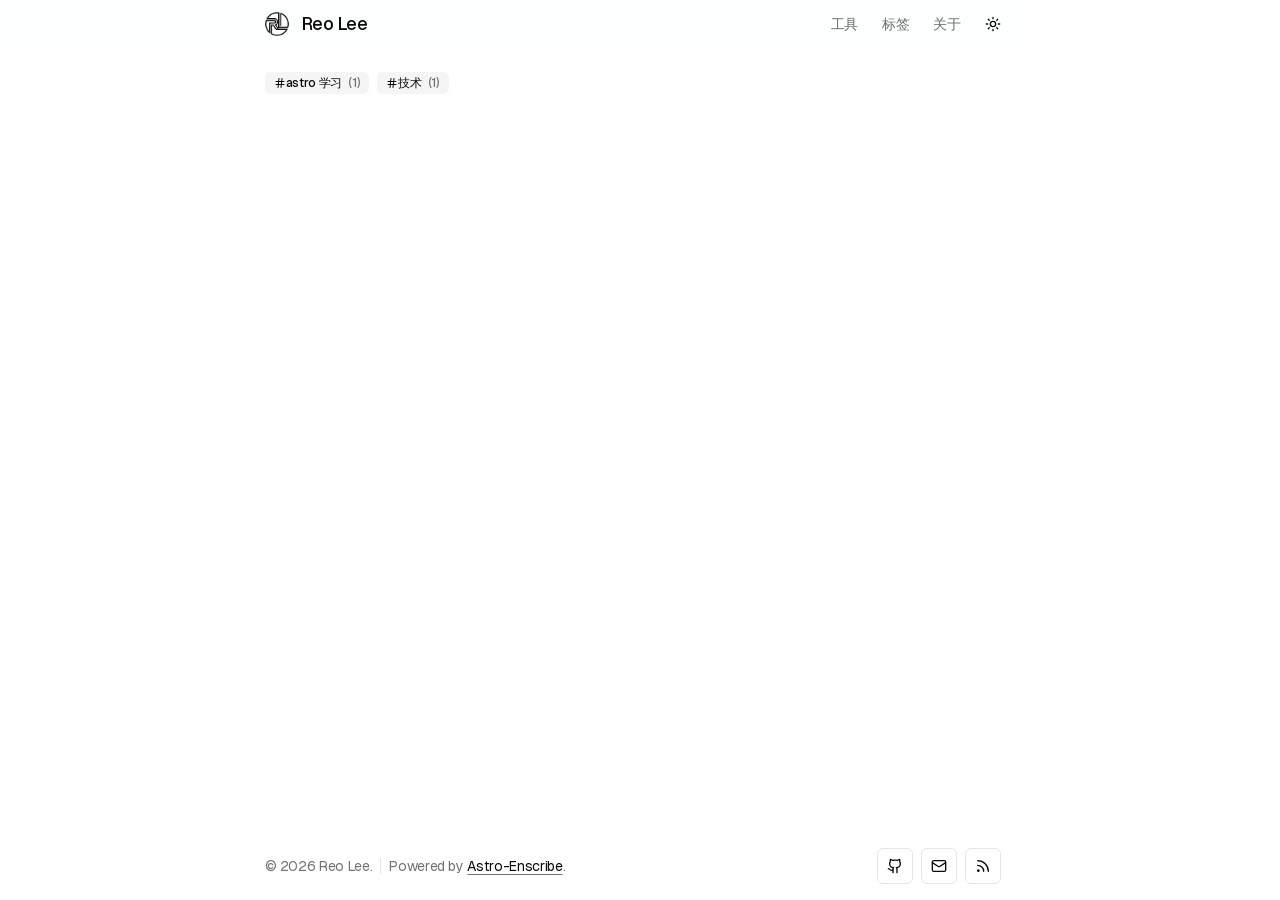
<file: tags/index.html>
<!DOCTYPE html><html class="bg-background text-foreground scheme-light-dark" lang="zh-CN"> <head><meta charset="utf-8"><meta http-equiv="X-UA-Compatible" content="IE=edge"><meta name="viewport" content="width=device-width, initial-scale=1.0, user-scalable=yes"><meta name="generator" content="Astro v6.0.2"><meta name="HandheldFriendly" content="True"><meta name="mobile-web-app-capable" content="yes"><meta name="apple-mobile-web-app-capable" content="yes"><meta name="apple-mobile-web-app-status-bar-style" content="default"><meta name="format-detection" content="telephone=no,date=no,address=no,email=no,url=no"><meta name="theme-color" content="#121212" media="(prefers-color-scheme: dark)"><meta name="theme-color" content="#121212" media="(prefers-color-scheme: light)"><link rel="sitemap" href="/sitemap-index.xml"><link rel="manifest" href="/site.webmanifest"><link rel="alternate" type="application/rss+xml" title="Reo Lee" href="https://reolee.me/rss.xml"><!-- Prefer SVG favicons and provide a dark variant for dark OS/browser UI. --><link rel="icon" type="image/svg+xml" href="/favicon.svg" media="(prefers-color-scheme: light)"><link rel="icon" type="image/svg+xml" href="/favicon-dark.svg" media="(prefers-color-scheme: dark)"><link rel="icon" type="image/png" href="/favicon-96x96.png" sizes="96x96"><link rel="icon" type="image/x-icon" href="/favicon.ico"><link rel="shortcut icon" href="/favicon.ico"><meta name="apple-mobile-web-app-title" content="astro-erudite"><link rel="manifest" href="/site.webmanifest"><meta name="astro-view-transitions-enabled" content="true"><meta name="astro-view-transitions-fallback" content="animate"><script type="module" src="/_astro/ClientRouter.astro_astro_type_script_index_0_lang.DmQZLfuR.js"></script><title>标签 | Reo Lee</title><meta name="description" content="astro-erudite is a opinionated, unstyled blogging template—built with Astro, Tailwind, and shadcn/ui."><link rel="canonical" href="https://reolee.me"><meta property="og:title" content="标签"><meta property="og:description" content="astro-erudite is a opinionated, unstyled blogging template—built with Astro, Tailwind, and shadcn/ui."><meta property="og:image" content="https://reolee.me/static/1200x630.png"><meta property="og:image:alt" content="标签"><meta property="og:type" content="website"><meta property="og:locale" content="zh-CN"><meta property="og:site_name" content="Reo Lee"><meta property="og:url" content="https://reolee.me/tags/"><meta name="twitter:title" content="标签"><meta name="twitter:description" content="astro-erudite is a opinionated, unstyled blogging template—built with Astro, Tailwind, and shadcn/ui."><meta name="twitter:image" content="https://reolee.me/static/1200x630.png"><meta name="twitter:image:alt" content="标签"><meta name="twitter:card" content="summary_large_image"><link rel="stylesheet" href="/_astro/layout.peoONtPZ.css"></head><body class="flex h-fit min-h-screen flex-col gap-y-6 font-sans"> <header data-auto-hide-header class="bg-background/50 sticky top-0 z-50 divide-y backdrop-blur-sm xl:divide-none transform-gpu translate-y-0 opacity-100 transition-[translate,opacity] duration-200 ease-in-out motion-reduce:transition-none"> <div> <div class="mx-auto flex max-w-3xl items-center justify-between gap-4 px-4 py-3"> <a href="/" target="_self" class="transition-colors duration-300 ease-in-out flex shrink-0 items-center justify-center gap-3">   <img src="/_astro/logo.Pc_-MsJj_ZeCMrT.svg" alt="Logo" loading="lazy" decoding="async" width="1966" height="1989" class="size-5 sm:size-6 dark:invert"> <span class="hidden h-full text-lg leading-none font-medium min-[400px]:block">Reo Lee</span>  </a> <div class="flex items-center gap-4"> <nav class="flex items-center gap-4 text-sm sm:gap-6"> <a href="/tools" target="_self" class="inline-block duration-300 ease-in-out text-foreground/60 hover:text-foreground capitalize transition-colors"> 工具 </a><a href="/tags" target="_self" class="inline-block duration-300 ease-in-out text-foreground/60 hover:text-foreground capitalize transition-colors"> 标签 </a><a href="/about" target="_self" class="inline-block duration-300 ease-in-out text-foreground/60 hover:text-foreground capitalize transition-colors"> 关于 </a> </nav> <button data-slot="button" class="inline-flex items-center justify-center gap-2 whitespace-nowrap rounded-md text-sm font-medium transition-all disabled:pointer-events-none disabled:opacity-50 [&amp;_svg]:pointer-events-none [&amp;_svg:not([class*=&#x27;size-&#x27;])]:size-4 shrink-0 [&amp;_svg]:shrink-0 outline-none focus-visible:border-ring focus-visible:ring-ring/50 focus-visible:ring-[3px] aria-invalid:ring-destructive/20 dark:aria-invalid:ring-destructive/40 aria-invalid:border-destructive hover:bg-muted hover:text-foreground dark:hover:bg-muted/50 -my-2 -me-2 size-8" id="theme-toggle" title="切换主题"> <svg width="1em" height="1em" class="size-4 dark:hidden" data-icon="lucide:sun">   <symbol id="ai:lucide:sun" viewBox="0 0 24 24"><g fill="none" stroke="currentColor" stroke-linecap="round" stroke-linejoin="round" stroke-width="2"><circle cx="12" cy="12" r="4"/><path d="M12 2v2m0 16v2M4.93 4.93l1.41 1.41m11.32 11.32l1.41 1.41M2 12h2m16 0h2M6.34 17.66l-1.41 1.41M19.07 4.93l-1.41 1.41"/></g></symbol><use href="#ai:lucide:sun"></use>  </svg> <svg width="1em" height="1em" class="absolute hidden size-4 dark:block" data-icon="lucide:moon">   <symbol id="ai:lucide:moon" viewBox="0 0 24 24"><path fill="none" stroke="currentColor" stroke-linecap="round" stroke-linejoin="round" stroke-width="2" d="M20.985 12.486a9 9 0 1 1-9.473-9.472c.405-.022.617.46.402.803a6 6 0 0 0 8.268 8.268c.344-.215.825-.004.803.401"/></symbol><use href="#ai:lucide:moon"></use>  </svg> <span class="sr-only">切换主题</span> </button> <script data-astro-rerun>
  ;(() => {
    const theme = (() => {
      const stored = localStorage?.getItem('theme') ?? ''
      if (['dark', 'light'].includes(stored)) return stored
      return window.matchMedia('(prefers-color-scheme: dark)').matches
        ? 'dark'
        : 'light'
    })()

    document.documentElement.setAttribute('data-theme', theme)
    window.localStorage.setItem('theme', theme)
  })()
</script> <script type="module">function a(){const e=document.documentElement,n=e.getAttribute("data-theme")==="dark"?"light":"dark";e.classList.add("[&_*]:transition-none"),e.setAttribute("data-theme",n),window.getComputedStyle(e).getPropertyValue("opacity"),requestAnimationFrame(()=>{e.classList.remove("[&_*]:transition-none")}),localStorage.setItem("theme",n)}function o(){document.getElementById("theme-toggle")?.addEventListener("click",a)}o();document.addEventListener("astro:after-swap",()=>{const e=localStorage.getItem("theme")||"light",t=document.documentElement;t.classList.add("[&_*]:transition-none"),window.getComputedStyle(t).getPropertyValue("opacity"),t.setAttribute("data-theme",e),requestAnimationFrame(()=>{t.classList.remove("[&_*]:transition-none")}),o()});</script> </div> </div> </div>   </header> <main class="w-full mx-auto flex grow flex-col gap-y-6 px-4 max-w-3xl">   <div class="flex flex-col gap-4"> <div class="flex flex-wrap gap-2"> <a href="/tags/astro学习" target="_self" class="duration-300 ease-in-out inline-flex items-center justify-center rounded-md border px-2 py-0.5 text-xs font-medium w-fit whitespace-nowrap shrink-0 [&#38;>svg]:size-3 gap-1 [&#38;>svg]:pointer-events-none focus-visible:border-ring focus-visible:ring-ring/50 focus-visible:ring-[3px] aria-invalid:ring-destructive/20 dark:aria-invalid:ring-destructive/40 aria-invalid:border-destructive transition-[color,box-shadow] overflow-hidden border-transparent bg-muted text-foreground [a&#38;]:hover:bg-muted/90 !gap-0">  <svg width="1em" height="1em" class="size-3" data-icon="lucide:hash">   <symbol id="ai:lucide:hash" viewBox="0 0 24 24"><path fill="none" stroke="currentColor" stroke-linecap="round" stroke-linejoin="round" stroke-width="2" d="M4 9h16M4 15h16M10 3L8 21m8-18l-2 18"/></symbol><use href="#ai:lucide:hash"></use>  </svg> astro学习<span class="text-muted-foreground ml-1.5">(1)</span>  </a><a href="/tags/技术" target="_self" class="duration-300 ease-in-out inline-flex items-center justify-center rounded-md border px-2 py-0.5 text-xs font-medium w-fit whitespace-nowrap shrink-0 [&#38;>svg]:size-3 gap-1 [&#38;>svg]:pointer-events-none focus-visible:border-ring focus-visible:ring-ring/50 focus-visible:ring-[3px] aria-invalid:ring-destructive/20 dark:aria-invalid:ring-destructive/40 aria-invalid:border-destructive transition-[color,box-shadow] overflow-hidden border-transparent bg-muted text-foreground [a&#38;]:hover:bg-muted/90 !gap-0">  <svg width="1em" height="1em" viewBox="0 0 24 24" class="size-3" data-icon="lucide:hash">   <use href="#ai:lucide:hash"></use>  </svg> 技术<span class="text-muted-foreground ml-1.5">(1)</span>  </a> </div> </div>  </main> <footer class="mx-auto mb-8 flex w-full max-w-3xl flex-col items-center justify-center gap-y-2 px-4 sm:mb-4 sm:flex-row sm:justify-between"> <div class="flex flex-wrap items-center justify-center gap-x-2 text-center"> <span class="text-muted-foreground text-sm">
&copy; 2026 Reo Lee.
</span> <div data-orientation="vertical" role="none" data-slot="separator-root" class="bg-border shrink-0 data-[orientation=horizontal]:h-px data-[orientation=horizontal]:w-full data-[orientation=vertical]:h-full data-[orientation=vertical]:w-px hidden h-4! sm:block"></div> <p class="text-muted-foreground text-sm">
Powered by <a href="https://github.com/jktrn/astro-erudite" target="_blank" class="inline-block transition-colors duration-300 ease-in-out underline decoration-muted-foreground underline-offset-[3px] hover:decoration-foreground text-foreground"> Astro-Enscribe </a>.
</p> </div> <ul class="flex flex-wrap gap-2" role="list"> <li> <a href="https://github.com/ireolee" target="_blank" class="duration-300 ease-in-out inline-flex items-center justify-center gap-2 whitespace-nowrap rounded-md text-sm font-medium transition-all disabled:pointer-events-none disabled:opacity-50 [&#38;_svg]:pointer-events-none [&#38;_svg:not([class*='size-'])]:size-4 shrink-0 [&#38;_svg]:shrink-0 outline-none focus-visible:border-ring focus-visible:ring-ring/50 focus-visible:ring-[3px] aria-invalid:ring-destructive/20 dark:aria-invalid:ring-destructive/40 aria-invalid:border-destructive border bg-background hover:bg-muted hover:text-foreground dark:bg-input/30 dark:border-input dark:hover:bg-input/50 size-9" aria-label="GitHub" title="GitHub">  <svg width="1em" height="1em" class="size-4" data-icon="lucide:github">   <symbol id="ai:lucide:github" viewBox="0 0 24 24"><g fill="none" stroke="currentColor" stroke-linecap="round" stroke-linejoin="round" stroke-width="2"><path d="M15 22v-4a4.8 4.8 0 0 0-1-3.5c3 0 6-2 6-5.5c.08-1.25-.27-2.48-1-3.5c.28-1.15.28-2.35 0-3.5c0 0-1 0-3 1.5c-2.64-.5-5.36-.5-8 0C6 2 5 2 5 2c-.3 1.15-.3 2.35 0 3.5A5.4 5.4 0 0 0 4 9c0 3.5 3 5.5 6 5.5c-.39.49-.68 1.05-.85 1.65S8.93 17.38 9 18v4"/><path d="M9 18c-4.51 2-5-2-7-2"/></g></symbol><use href="#ai:lucide:github"></use>  </svg>  </a> </li><li> <a href="mailto:ireolee@gmail.com" target="_blank" class="duration-300 ease-in-out inline-flex items-center justify-center gap-2 whitespace-nowrap rounded-md text-sm font-medium transition-all disabled:pointer-events-none disabled:opacity-50 [&#38;_svg]:pointer-events-none [&#38;_svg:not([class*='size-'])]:size-4 shrink-0 [&#38;_svg]:shrink-0 outline-none focus-visible:border-ring focus-visible:ring-ring/50 focus-visible:ring-[3px] aria-invalid:ring-destructive/20 dark:aria-invalid:ring-destructive/40 aria-invalid:border-destructive border bg-background hover:bg-muted hover:text-foreground dark:bg-input/30 dark:border-input dark:hover:bg-input/50 size-9" aria-label="Email" title="Email">  <svg width="1em" height="1em" class="size-4" data-icon="lucide:mail">   <symbol id="ai:lucide:mail" viewBox="0 0 24 24"><g fill="none" stroke="currentColor" stroke-linecap="round" stroke-linejoin="round" stroke-width="2"><path d="m22 7l-8.991 5.727a2 2 0 0 1-2.009 0L2 7"/><rect width="20" height="16" x="2" y="4" rx="2"/></g></symbol><use href="#ai:lucide:mail"></use>  </svg>  </a> </li><li> <a href="/rss.xml" target="_blank" class="duration-300 ease-in-out inline-flex items-center justify-center gap-2 whitespace-nowrap rounded-md text-sm font-medium transition-all disabled:pointer-events-none disabled:opacity-50 [&#38;_svg]:pointer-events-none [&#38;_svg:not([class*='size-'])]:size-4 shrink-0 [&#38;_svg]:shrink-0 outline-none focus-visible:border-ring focus-visible:ring-ring/50 focus-visible:ring-[3px] aria-invalid:ring-destructive/20 dark:aria-invalid:ring-destructive/40 aria-invalid:border-destructive border bg-background hover:bg-muted hover:text-foreground dark:bg-input/30 dark:border-input dark:hover:bg-input/50 size-9" aria-label="RSS" title="RSS">  <svg width="1em" height="1em" class="size-4" data-icon="lucide:rss">   <symbol id="ai:lucide:rss" viewBox="0 0 24 24"><g fill="none" stroke="currentColor" stroke-linecap="round" stroke-linejoin="round" stroke-width="2"><path d="M4 11a9 9 0 0 1 9 9M4 4a16 16 0 0 1 16 16"/><circle cx="5" cy="19" r="1"/></g></symbol><use href="#ai:lucide:rss"></use>  </svg>  </a> </li> </ul> </footer> <script type="module">const c=()=>document.documentElement.getAttribute("data-theme")==="dark"?"dark":"light",m=()=>{const e=document.getElementById("comments-section"),s=document.getElementById("comments");if(!(s instanceof HTMLElement)||s.dataset.giscusLoaded==="true")return;const n=s.dataset.giscusRepo,r=s.dataset.giscusRepoId,i=s.dataset.giscusCategory,o=s.dataset.giscusCategoryId;if(!n||!r||!i||!o){e instanceof HTMLElement&&e.classList.add("hidden");return}e instanceof HTMLElement&&e.classList.remove("hidden");const t=document.createElement("script");t.src="https://giscus.app/client.js",t.async=!0,t.crossOrigin="anonymous",t.setAttribute("data-repo",n),t.setAttribute("data-repo-id",r),t.setAttribute("data-category",i),t.setAttribute("data-category-id",o),t.setAttribute("data-mapping","pathname"),t.setAttribute("data-strict","0"),t.setAttribute("data-reactions-enabled","1"),t.setAttribute("data-emit-metadata","0"),t.setAttribute("data-input-position","bottom"),t.setAttribute("data-theme",c()),t.setAttribute("data-lang","zh-CN"),s.appendChild(t),s.dataset.giscusLoaded="true"},d=()=>{const e=document.querySelector("iframe.giscus-frame");e instanceof HTMLIFrameElement&&e.contentWindow?.postMessage({giscus:{setConfig:{theme:c()}}},"https://giscus.app")};let a=null;const g=()=>{a||(a=new MutationObserver(()=>d()),a.observe(document.documentElement,{attributes:!0,attributeFilter:["data-theme"]}))},u=()=>{m(),d(),g()};document.addEventListener("astro:page-load",u);document.addEventListener("astro:after-swap",u);</script> <script type="module">const c=()=>{const i="article.prose, code, pre, kbd, samp, script, style, textarea, svg, math, .shiki, .expressive-code, .katex",o=e=>e.replace(/([\p{Script=Han}\p{Script=Hiragana}\p{Script=Katakana}\p{Script=Hangul}\u3000-\u303F\uFF00-\uFFEF])([A-Za-z0-9!"#$%&'()*+,./:;<=>?@[\]\\^_{}|~\-])/gu,"$1 $2").replace(/([A-Za-z0-9!"#$%&'()*+,./:;<=>?@[\]\\^_{}|~\-])([\p{Script=Han}\p{Script=Hiragana}\p{Script=Katakana}\p{Script=Hangul}\u3000-\u303F\uFF00-\uFFEF])/gu,"$1 $2"),r=document.body;if(!r)return;const p=document.createTreeWalker(r,NodeFilter.SHOW_TEXT,{acceptNode(e){const t=e.nodeValue;if(!t||!t.trim())return NodeFilter.FILTER_REJECT;const n=e.parentElement;return!n||n.closest(i)?NodeFilter.FILTER_REJECT:NodeFilter.FILTER_ACCEPT}});let a;for(;a=p.nextNode();){const e=a.nodeValue;if(!e)continue;const t=o(e);t!==e&&(a.nodeValue=t)}};document.addEventListener("astro:page-load",c);document.addEventListener("astro:after-swap",c);</script> <script type="module">const v=()=>{const t=document.querySelector("header[data-auto-hide-header]");if(!(t instanceof HTMLElement))return;const l=window,d=l.__autoHideHeaderCleanup;typeof d=="function"&&d();const u=80,y=10,E=()=>{t.classList.add("-translate-y-full","opacity-0","pointer-events-none"),t.classList.remove("translate-y-0","opacity-100"),t.dataset.hidden="true"},s=()=>{t.classList.remove("-translate-y-full","opacity-0","pointer-events-none"),t.classList.add("translate-y-0","opacity-100"),t.dataset.hidden="false"};s();let o=window.scrollY,i=!1,f=0;const m=e=>{f=Date.now()+e,s(),o=window.scrollY},c=[];t.querySelectorAll("details").forEach(e=>{if(!(e instanceof HTMLDetailsElement))return;const a=()=>m(400);e.addEventListener("toggle",a),c.push(()=>e.removeEventListener("toggle",a));const n=e.querySelector("summary");if(n instanceof HTMLElement){const r=()=>m(400);n.addEventListener("click",r),c.push(()=>n.removeEventListener("click",r))}});const L=()=>{const e=window.scrollY;if(Date.now()<f){s(),o=e;return}if(t.querySelector("details[open]")){s(),o=e;return}if(e<=u){s(),o=e;return}const a=e-o;if(Math.abs(a)<y)return;const n=document.activeElement,r=n instanceof HTMLElement&&(()=>{try{return n.matches(":focus-visible")}catch{return!1}})(),w=n instanceof HTMLElement&&t.contains(n)&&r;a>0&&e>u&&!w?E():a<0&&s(),o=e},p=()=>{i||(i=!0,requestAnimationFrame(()=>{L(),i=!1}))};window.addEventListener("scroll",p,{passive:!0}),l.__autoHideHeaderCleanup=()=>{window.removeEventListener("scroll",p),c.forEach(e=>e())}};document.addEventListener("astro:page-load",v);document.addEventListener("astro:after-swap",v);</script> <script type="module">(()=>{const e=window,c=()=>{const n=document.querySelector("header[data-auto-hide-header]"),r=document.documentElement;if(!(n instanceof HTMLElement))return r.style.removeProperty("--anchor-scroll-offset"),()=>{};const t=()=>{const a=n.getBoundingClientRect().height;r.style.setProperty("--anchor-scroll-offset",`${Math.ceil(a)}px`)};t();const s=new ResizeObserver(t);return s.observe(n),window.addEventListener("resize",t,{passive:!0}),()=>{s.disconnect(),window.removeEventListener("resize",t)}},o=()=>{typeof e.__anchorScrollOffsetCleanup=="function"&&e.__anchorScrollOffsetCleanup(),e.__anchorScrollOffsetCleanup=c()};document.addEventListener("astro:page-load",o),document.addEventListener("astro:after-swap",o),document.addEventListener("astro:before-swap",()=>{typeof e.__anchorScrollOffsetCleanup=="function"&&e.__anchorScrollOffsetCleanup(),e.__anchorScrollOffsetCleanup=null})})();</script> <script type="module" src="/_astro/layout.astro_astro_type_script_index_4_lang.D2VS4wKW.js"></script> </body> </html>
</file>
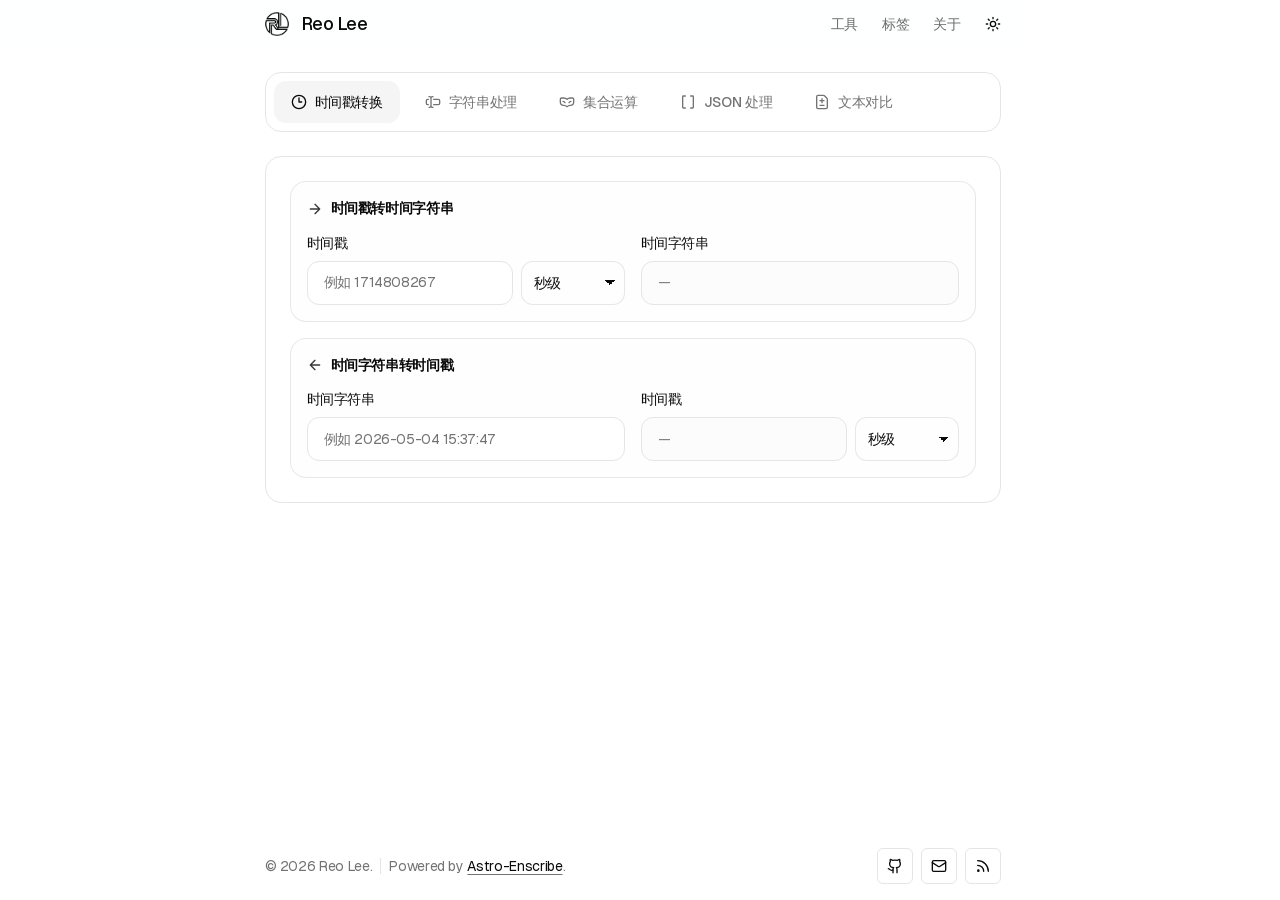
<file: tools/index.html>
<!DOCTYPE html><html class="bg-background text-foreground scheme-light-dark" lang="zh-CN"> <head><meta charset="utf-8"><meta http-equiv="X-UA-Compatible" content="IE=edge"><meta name="viewport" content="width=device-width, initial-scale=1.0, user-scalable=yes"><meta name="generator" content="Astro v6.0.2"><meta name="HandheldFriendly" content="True"><meta name="mobile-web-app-capable" content="yes"><meta name="apple-mobile-web-app-capable" content="yes"><meta name="apple-mobile-web-app-status-bar-style" content="default"><meta name="format-detection" content="telephone=no,date=no,address=no,email=no,url=no"><meta name="theme-color" content="#121212" media="(prefers-color-scheme: dark)"><meta name="theme-color" content="#121212" media="(prefers-color-scheme: light)"><link rel="sitemap" href="/sitemap-index.xml"><link rel="manifest" href="/site.webmanifest"><link rel="alternate" type="application/rss+xml" title="Reo Lee" href="https://reolee.me/rss.xml"><!-- Prefer SVG favicons and provide a dark variant for dark OS/browser UI. --><link rel="icon" type="image/svg+xml" href="/favicon.svg" media="(prefers-color-scheme: light)"><link rel="icon" type="image/svg+xml" href="/favicon-dark.svg" media="(prefers-color-scheme: dark)"><link rel="icon" type="image/png" href="/favicon-96x96.png" sizes="96x96"><link rel="icon" type="image/x-icon" href="/favicon.ico"><link rel="shortcut icon" href="/favicon.ico"><meta name="apple-mobile-web-app-title" content="astro-erudite"><link rel="manifest" href="/site.webmanifest"><meta name="astro-view-transitions-enabled" content="true"><meta name="astro-view-transitions-fallback" content="animate"><script type="module" src="/_astro/ClientRouter.astro_astro_type_script_index_0_lang.DmQZLfuR.js"></script><title>工具 | Reo Lee</title><meta name="description" content="常用静态工具：时间戳转换、JSON处理、字符串处理、集合运算、文本对比。"><link rel="canonical" href="https://reolee.me"><meta property="og:title" content="工具"><meta property="og:description" content="常用静态工具：时间戳转换、JSON处理、字符串处理、集合运算、文本对比。"><meta property="og:image" content="https://reolee.me/static/1200x630.png"><meta property="og:image:alt" content="工具"><meta property="og:type" content="website"><meta property="og:locale" content="zh-CN"><meta property="og:site_name" content="Reo Lee"><meta property="og:url" content="https://reolee.me/tools/"><meta name="twitter:title" content="工具"><meta name="twitter:description" content="常用静态工具：时间戳转换、JSON处理、字符串处理、集合运算、文本对比。"><meta name="twitter:image" content="https://reolee.me/static/1200x630.png"><meta name="twitter:image:alt" content="工具"><meta name="twitter:card" content="summary_large_image"><link rel="stylesheet" href="/_astro/layout.peoONtPZ.css"></head><body class="flex h-fit min-h-screen flex-col gap-y-6 font-sans"> <header data-auto-hide-header class="bg-background/50 sticky top-0 z-50 divide-y backdrop-blur-sm xl:divide-none transform-gpu translate-y-0 opacity-100 transition-[translate,opacity] duration-200 ease-in-out motion-reduce:transition-none"> <div> <div class="mx-auto flex max-w-3xl items-center justify-between gap-4 px-4 py-3"> <a href="/" target="_self" class="transition-colors duration-300 ease-in-out flex shrink-0 items-center justify-center gap-3">   <img src="/_astro/logo.Pc_-MsJj_ZeCMrT.svg" alt="Logo" loading="lazy" decoding="async" width="1966" height="1989" class="size-5 sm:size-6 dark:invert"> <span class="hidden h-full text-lg leading-none font-medium min-[400px]:block">Reo Lee</span>  </a> <div class="flex items-center gap-4"> <nav class="flex items-center gap-4 text-sm sm:gap-6"> <a href="/tools" target="_self" class="inline-block duration-300 ease-in-out text-foreground/60 hover:text-foreground capitalize transition-colors"> 工具 </a><a href="/tags" target="_self" class="inline-block duration-300 ease-in-out text-foreground/60 hover:text-foreground capitalize transition-colors"> 标签 </a><a href="/about" target="_self" class="inline-block duration-300 ease-in-out text-foreground/60 hover:text-foreground capitalize transition-colors"> 关于 </a> </nav> <button data-slot="button" class="inline-flex items-center justify-center gap-2 whitespace-nowrap rounded-md text-sm font-medium transition-all disabled:pointer-events-none disabled:opacity-50 [&amp;_svg]:pointer-events-none [&amp;_svg:not([class*=&#x27;size-&#x27;])]:size-4 shrink-0 [&amp;_svg]:shrink-0 outline-none focus-visible:border-ring focus-visible:ring-ring/50 focus-visible:ring-[3px] aria-invalid:ring-destructive/20 dark:aria-invalid:ring-destructive/40 aria-invalid:border-destructive hover:bg-muted hover:text-foreground dark:hover:bg-muted/50 -my-2 -me-2 size-8" id="theme-toggle" title="切换主题"> <svg width="1em" height="1em" class="size-4 dark:hidden" data-icon="lucide:sun">   <symbol id="ai:lucide:sun" viewBox="0 0 24 24"><g fill="none" stroke="currentColor" stroke-linecap="round" stroke-linejoin="round" stroke-width="2"><circle cx="12" cy="12" r="4"/><path d="M12 2v2m0 16v2M4.93 4.93l1.41 1.41m11.32 11.32l1.41 1.41M2 12h2m16 0h2M6.34 17.66l-1.41 1.41M19.07 4.93l-1.41 1.41"/></g></symbol><use href="#ai:lucide:sun"></use>  </svg> <svg width="1em" height="1em" class="absolute hidden size-4 dark:block" data-icon="lucide:moon">   <symbol id="ai:lucide:moon" viewBox="0 0 24 24"><path fill="none" stroke="currentColor" stroke-linecap="round" stroke-linejoin="round" stroke-width="2" d="M20.985 12.486a9 9 0 1 1-9.473-9.472c.405-.022.617.46.402.803a6 6 0 0 0 8.268 8.268c.344-.215.825-.004.803.401"/></symbol><use href="#ai:lucide:moon"></use>  </svg> <span class="sr-only">切换主题</span> </button> <script data-astro-rerun>
  ;(() => {
    const theme = (() => {
      const stored = localStorage?.getItem('theme') ?? ''
      if (['dark', 'light'].includes(stored)) return stored
      return window.matchMedia('(prefers-color-scheme: dark)').matches
        ? 'dark'
        : 'light'
    })()

    document.documentElement.setAttribute('data-theme', theme)
    window.localStorage.setItem('theme', theme)
  })()
</script> <script type="module">function a(){const e=document.documentElement,n=e.getAttribute("data-theme")==="dark"?"light":"dark";e.classList.add("[&_*]:transition-none"),e.setAttribute("data-theme",n),window.getComputedStyle(e).getPropertyValue("opacity"),requestAnimationFrame(()=>{e.classList.remove("[&_*]:transition-none")}),localStorage.setItem("theme",n)}function o(){document.getElementById("theme-toggle")?.addEventListener("click",a)}o();document.addEventListener("astro:after-swap",()=>{const e=localStorage.getItem("theme")||"light",t=document.documentElement;t.classList.add("[&_*]:transition-none"),window.getComputedStyle(t).getPropertyValue("opacity"),t.setAttribute("data-theme",e),requestAnimationFrame(()=>{t.classList.remove("[&_*]:transition-none")}),o()});</script> </div> </div> </div>   </header> <main class="w-full mx-auto flex grow flex-col gap-y-6 px-4 max-w-3xl">   <section class="mx-auto flex w-full max-w-3xl flex-col gap-6" data-tools-root> <div class="bg-background/80 sticky z-10 translate-y-0 transform-gpu rounded-2xl border p-2 opacity-100 backdrop-blur-sm transition-[translate,opacity] duration-200 ease-in-out motion-reduce:transition-none" style="top: var(--anchor-scroll-offset, 0px)" data-tools-tabs-shell> <div class="flex gap-2 overflow-x-auto" role="tablist" aria-label="工具选项卡" data-tools-tabs> <button type="button" role="tab" class="tools-tab bg-muted text-foreground inline-flex min-w-fit items-center justify-center gap-2 rounded-xl border border-transparent px-4 py-2.5 text-center text-sm transition-colors" data-tab-trigger data-tab-id="timestamp" aria-selected="true" tabindex="0"> <svg width="1em" height="1em" class="hidden size-4 shrink-0 sm:block" data-icon="lucide:clock-3">   <symbol id="ai:lucide:clock-3" viewBox="0 0 24 24"><g fill="none" stroke="currentColor" stroke-linecap="round" stroke-linejoin="round" stroke-width="2"><circle cx="12" cy="12" r="10"/><path d="M12 6v6h4"/></g></symbol><use href="#ai:lucide:clock-3"></use>  </svg> <span class="font-medium">时间戳转换</span> </button> <button type="button" role="tab" class="tools-tab text-muted-foreground hover:bg-muted/60 hover:text-foreground inline-flex min-w-fit items-center justify-center gap-2 rounded-xl border border-transparent px-4 py-2.5 text-center text-sm transition-colors" data-tab-trigger data-tab-id="string" aria-selected="false" tabindex="-1"> <svg width="1em" height="1em" class="hidden size-4 shrink-0 sm:block" data-icon="lucide:text-cursor-input">   <symbol id="ai:lucide:text-cursor-input" viewBox="0 0 24 24"><path fill="none" stroke="currentColor" stroke-linecap="round" stroke-linejoin="round" stroke-width="2" d="M12 20h-1a2 2 0 0 1-2-2a2 2 0 0 1-2 2H6m7-12h7a2 2 0 0 1 2 2v4a2 2 0 0 1-2 2h-7m-8 0H4a2 2 0 0 1-2-2v-4a2 2 0 0 1 2-2h1m1-4h1a2 2 0 0 1 2 2a2 2 0 0 1 2-2h1M9 6v12"/></symbol><use href="#ai:lucide:text-cursor-input"></use>  </svg> <span class="font-medium">字符串处理</span> </button> <button type="button" role="tab" class="tools-tab text-muted-foreground hover:bg-muted/60 hover:text-foreground inline-flex min-w-fit items-center justify-center gap-2 rounded-xl border border-transparent px-4 py-2.5 text-center text-sm transition-colors" data-tab-trigger data-tab-id="set" aria-selected="false" tabindex="-1"> <svg width="1em" height="1em" class="hidden size-4 shrink-0 sm:block" data-icon="lucide:venetian-mask">   <symbol id="ai:lucide:venetian-mask" viewBox="0 0 24 24"><g fill="none" stroke="currentColor" stroke-linecap="round" stroke-linejoin="round" stroke-width="2"><path d="M18 11c-1.5 0-2.5.5-3 2"/><path d="M4 6a2 2 0 0 0-2 2v4a5 5 0 0 0 5 5a8 8 0 0 1 5 2a8 8 0 0 1 5-2a5 5 0 0 0 5-5V8a2 2 0 0 0-2-2h-3a8 8 0 0 0-5 2a8 8 0 0 0-5-2z"/><path d="M6 11c1.5 0 2.5.5 3 2"/></g></symbol><use href="#ai:lucide:venetian-mask"></use>  </svg> <span class="font-medium">集合运算</span> </button> <button type="button" role="tab" class="tools-tab text-muted-foreground hover:bg-muted/60 hover:text-foreground inline-flex min-w-fit items-center justify-center gap-2 rounded-xl border border-transparent px-4 py-2.5 text-center text-sm transition-colors" data-tab-trigger data-tab-id="json" aria-selected="false" tabindex="-1"> <svg width="1em" height="1em" class="hidden size-4 shrink-0 sm:block" data-icon="lucide:brackets">   <symbol id="ai:lucide:brackets" viewBox="0 0 24 24"><path fill="none" stroke="currentColor" stroke-linecap="round" stroke-linejoin="round" stroke-width="2" d="M16 3h3a1 1 0 0 1 1 1v16a1 1 0 0 1-1 1h-3m-8 0H5a1 1 0 0 1-1-1V4a1 1 0 0 1 1-1h3"/></symbol><use href="#ai:lucide:brackets"></use>  </svg> <span class="font-medium">JSON处理</span> </button> <button type="button" role="tab" class="tools-tab text-muted-foreground hover:bg-muted/60 hover:text-foreground inline-flex min-w-fit items-center justify-center gap-2 rounded-xl border border-transparent px-4 py-2.5 text-center text-sm transition-colors" data-tab-trigger data-tab-id="diff" aria-selected="false" tabindex="-1"> <svg width="1em" height="1em" class="hidden size-4 shrink-0 sm:block" data-icon="lucide:file-diff">   <symbol id="ai:lucide:file-diff" viewBox="0 0 24 24"><path fill="none" stroke="currentColor" stroke-linecap="round" stroke-linejoin="round" stroke-width="2" d="M6 22a2 2 0 0 1-2-2V4a2 2 0 0 1 2-2h8a2.4 2.4 0 0 1 1.704.706l3.588 3.588A2.4 2.4 0 0 1 20 8v12a2 2 0 0 1-2 2zm3-12h6m-3 3V7M9 17h6"/></symbol><use href="#ai:lucide:file-diff"></use>  </svg> <span class="font-medium">文本对比</span> </button> </div> </div> <div class="min-w-0 space-y-6"> <section role="tabpanel" data-tab-panel data-tab-id="timestamp" class="space-y-6"> <div class="rounded-2xl border p-5 sm:p-6"> <div class="grid gap-4"> <div class="tools-conversion-block"> <div class="tools-conversion-title"> <svg width="1em" height="1em" class="tools-btn-icon size-4" data-icon="lucide:arrow-right">   <symbol id="ai:lucide:arrow-right" viewBox="0 0 24 24"><path fill="none" stroke="currentColor" stroke-linecap="round" stroke-linejoin="round" stroke-width="2" d="M5 12h14m-7-7l7 7l-7 7"/></symbol><use href="#ai:lucide:arrow-right"></use>  </svg> <span>时间戳转时间字符串</span> </div> <div class="grid gap-4 lg:grid-cols-2"> <label class="flex flex-col gap-2"> <span class="text-sm font-medium">时间戳</span> <div class="flex items-center gap-2"> <input data-ts1-input class="border-input bg-background ring-offset-background placeholder:text-muted-foreground focus-visible:border-ring focus-visible:ring-ring/50 h-11 w-full rounded-xl border px-4 text-sm outline-none focus-visible:ring-[3px]" placeholder="例如 1714808267"> <select data-ts1-unit class="tools-select tools-select--tall"> <option value="s" selected>秒级</option> <option value="ms">毫秒级</option> </select> </div> </label> <label class="flex flex-col gap-2"> <span class="text-sm font-medium">时间字符串</span> <input data-ts1-output readonly class="border-input bg-muted/20 text-foreground h-11 rounded-xl border px-4 text-sm outline-none" placeholder="—"> </label> </div> </div> <div class="tools-conversion-block"> <div class="tools-conversion-title"> <svg width="1em" height="1em" class="tools-btn-icon size-4" data-icon="lucide:arrow-left">   <symbol id="ai:lucide:arrow-left" viewBox="0 0 24 24"><path fill="none" stroke="currentColor" stroke-linecap="round" stroke-linejoin="round" stroke-width="2" d="m12 19l-7-7l7-7m7 7H5"/></symbol><use href="#ai:lucide:arrow-left"></use>  </svg> <span>时间字符串转时间戳</span> </div> <div class="grid gap-4 lg:grid-cols-2"> <label class="flex flex-col gap-2"> <span class="text-sm font-medium">时间字符串</span> <input data-ts2-input class="border-input bg-background ring-offset-background placeholder:text-muted-foreground focus-visible:border-ring focus-visible:ring-ring/50 h-11 rounded-xl border px-4 text-sm outline-none focus-visible:ring-[3px]" placeholder="例如 2026-05-04 15:37:47"> </label> <label class="flex flex-col gap-2"> <span class="text-sm font-medium">时间戳</span> <div class="flex items-center gap-2"> <input data-ts2-output readonly class="border-input bg-muted/20 text-foreground h-11 w-full rounded-xl border px-4 text-sm outline-none" placeholder="—"> <select data-ts2-unit class="tools-select tools-select--tall"> <option value="s" selected>秒级</option> <option value="ms">毫秒级</option> </select> </div> </label> </div> </div> </div> </div> </section> <section role="tabpanel" data-tab-panel data-tab-id="json" class="hidden space-y-6"> <style>astro-island,astro-slot,astro-static-slot{display:contents}</style><script>(()=>{var e=async t=>{await(await t())()};(self.Astro||(self.Astro={})).load=e;window.dispatchEvent(new Event("astro:load"));})();</script><script>(()=>{var A=Object.defineProperty;var g=(i,o,a)=>o in i?A(i,o,{enumerable:!0,configurable:!0,writable:!0,value:a}):i[o]=a;var d=(i,o,a)=>g(i,typeof o!="symbol"?o+"":o,a);{let i={0:t=>m(t),1:t=>a(t),2:t=>new RegExp(t),3:t=>new Date(t),4:t=>new Map(a(t)),5:t=>new Set(a(t)),6:t=>BigInt(t),7:t=>new URL(t),8:t=>new Uint8Array(t),9:t=>new Uint16Array(t),10:t=>new Uint32Array(t),11:t=>Number.POSITIVE_INFINITY*t},o=t=>{let[l,e]=t;return l in i?i[l](e):void 0},a=t=>t.map(o),m=t=>typeof t!="object"||t===null?t:Object.fromEntries(Object.entries(t).map(([l,e])=>[l,o(e)]));class y extends HTMLElement{constructor(){super(...arguments);d(this,"Component");d(this,"hydrator");d(this,"hydrate",async()=>{var b;if(!this.hydrator||!this.isConnected)return;let e=(b=this.parentElement)==null?void 0:b.closest("astro-island[ssr]");if(e){e.addEventListener("astro:hydrate",this.hydrate,{once:!0});return}let c=this.querySelectorAll("astro-slot"),n={},h=this.querySelectorAll("template[data-astro-template]");for(let r of h){let s=r.closest(this.tagName);s!=null&&s.isSameNode(this)&&(n[r.getAttribute("data-astro-template")||"default"]=r.innerHTML,r.remove())}for(let r of c){let s=r.closest(this.tagName);s!=null&&s.isSameNode(this)&&(n[r.getAttribute("name")||"default"]=r.innerHTML)}let p;try{p=this.hasAttribute("props")?m(JSON.parse(this.getAttribute("props"))):{}}catch(r){let s=this.getAttribute("component-url")||"<unknown>",v=this.getAttribute("component-export");throw v&&(s+=` (export ${v})`),console.error(`[hydrate] Error parsing props for component ${s}`,this.getAttribute("props"),r),r}let u;await this.hydrator(this)(this.Component,p,n,{client:this.getAttribute("client")}),this.removeAttribute("ssr"),this.dispatchEvent(new CustomEvent("astro:hydrate"))});d(this,"unmount",()=>{this.isConnected||this.dispatchEvent(new CustomEvent("astro:unmount"))})}disconnectedCallback(){document.removeEventListener("astro:after-swap",this.unmount),document.addEventListener("astro:after-swap",this.unmount,{once:!0})}connectedCallback(){if(!this.hasAttribute("await-children")||document.readyState==="interactive"||document.readyState==="complete")this.childrenConnectedCallback();else{let e=()=>{document.removeEventListener("DOMContentLoaded",e),c.disconnect(),this.childrenConnectedCallback()},c=new MutationObserver(()=>{var n;((n=this.lastChild)==null?void 0:n.nodeType)===Node.COMMENT_NODE&&this.lastChild.nodeValue==="astro:end"&&(this.lastChild.remove(),e())});c.observe(this,{childList:!0}),document.addEventListener("DOMContentLoaded",e)}}async childrenConnectedCallback(){let e=this.getAttribute("before-hydration-url");e&&await import(e),this.start()}async start(){let e=JSON.parse(this.getAttribute("opts")),c=this.getAttribute("client");if(Astro[c]===void 0){window.addEventListener(`astro:${c}`,()=>this.start(),{once:!0});return}try{await Astro[c](async()=>{let n=this.getAttribute("renderer-url"),[h,{default:p}]=await Promise.all([import(this.getAttribute("component-url")),n?import(n):()=>()=>{}]),u=this.getAttribute("component-export")||"default";if(!u.includes("."))this.Component=h[u];else{this.Component=h;for(let f of u.split("."))this.Component=this.Component[f]}return this.hydrator=p,this.hydrate},e,this)}catch(n){console.error(`[astro-island] Error hydrating ${this.getAttribute("component-url")}`,n)}}attributeChangedCallback(){this.hydrate()}}d(y,"observedAttributes",["props"]),customElements.get("astro-island")||customElements.define("astro-island",y)}})();</script><astro-island uid="Z1nJnoo" prefix="r3" component-url="/_astro/json-tools-editor.jd_H8M3W.js" component-export="default" renderer-url="/_astro/client.CvK2Ro-4.js" props="{}" ssr client="load" opts="{&quot;name&quot;:&quot;JsonToolsEditor&quot;,&quot;value&quot;:true}" await-children><div class="tools-wide-card rounded-2xl border p-5 sm:p-6"><div class="mb-4 flex flex-wrap gap-2"><button class="tools-action-btn tools-busy-btn" type="button"><svg xmlns="http://www.w3.org/2000/svg" width="24" height="24" viewBox="0 0 24 24" fill="none" stroke="currentColor" stroke-width="2" stroke-linecap="round" stroke-linejoin="round" class="lucide lucide-braces tools-btn-icon size-4"><path d="M8 3H7a2 2 0 0 0-2 2v5a2 2 0 0 1-2 2 2 2 0 0 1 2 2v5c0 1.1.9 2 2 2h1"></path><path d="M16 21h1a2 2 0 0 0 2-2v-5c0-1.1.9-2 2-2a2 2 0 0 1-2-2V5a2 2 0 0 0-2-2h-1"></path></svg>JSON 格式化</button><button class="tools-secondary-btn tools-busy-btn" type="button"><svg xmlns="http://www.w3.org/2000/svg" width="24" height="24" viewBox="0 0 24 24" fill="none" stroke="currentColor" stroke-width="2" stroke-linecap="round" stroke-linejoin="round" class="lucide lucide-quote tools-btn-icon size-4"><path d="M16 3a2 2 0 0 0-2 2v6a2 2 0 0 0 2 2 1 1 0 0 1 1 1v1a2 2 0 0 1-2 2 1 1 0 0 0-1 1v2a1 1 0 0 0 1 1 6 6 0 0 0 6-6V5a2 2 0 0 0-2-2z"></path><path d="M5 3a2 2 0 0 0-2 2v6a2 2 0 0 0 2 2 1 1 0 0 1 1 1v1a2 2 0 0 1-2 2 1 1 0 0 0-1 1v2a1 1 0 0 0 1 1 6 6 0 0 0 6-6V5a2 2 0 0 0-2-2z"></path></svg>JSON 转义</button><button class="tools-secondary-btn tools-busy-btn" type="button"><svg xmlns="http://www.w3.org/2000/svg" width="24" height="24" viewBox="0 0 24 24" fill="none" stroke="currentColor" stroke-width="2" stroke-linecap="round" stroke-linejoin="round" class="lucide lucide-undo2 tools-btn-icon size-4"><path d="M9 14 4 9l5-5"></path><path d="M4 9h10.5a5.5 5.5 0 0 1 5.5 5.5a5.5 5.5 0 0 1-5.5 5.5H11"></path></svg>JSON 去转义</button><button class="tools-secondary-btn" type="button"><svg xmlns="http://www.w3.org/2000/svg" width="24" height="24" viewBox="0 0 24 24" fill="none" stroke="currentColor" stroke-width="2" stroke-linecap="round" stroke-linejoin="round" class="lucide lucide-eraser tools-btn-icon size-4"><path d="m7 21-4.3-4.3c-1-1-1-2.5 0-3.4l9.6-9.6c1-1 2.5-1 3.4 0l5.6 5.6c1 1 1 2.5 0 3.4L13 21"></path><path d="M22 21H7"></path><path d="m5 11 9 9"></path></svg>清空</button></div><div class="tools-wide"><div class="grid gap-4 lg:grid-cols-2"><div class="flex flex-col gap-2"><span class="text-sm font-medium">输入</span><div class="diff-input-wrap json-copy-wrap"><div class="json-cm h-full w-full"></div><button class="tools-copy-btn" type="button" aria-label="复制内容"><svg xmlns="http://www.w3.org/2000/svg" width="24" height="24" viewBox="0 0 24 24" fill="none" stroke="currentColor" stroke-width="2" stroke-linecap="round" stroke-linejoin="round" class="lucide lucide-copy tools-copy-icon tools-copy-icon--default size-4"><rect width="14" height="14" x="8" y="8" rx="2" ry="2"></rect><path d="M4 16c-1.1 0-2-.9-2-2V4c0-1.1.9-2 2-2h10c1.1 0 2 .9 2 2"></path></svg><svg xmlns="http://www.w3.org/2000/svg" width="24" height="24" viewBox="0 0 24 24" fill="none" stroke="currentColor" stroke-width="2" stroke-linecap="round" stroke-linejoin="round" class="lucide lucide-check tools-copy-icon tools-copy-icon--copied size-4"><path d="M20 6 9 17l-5-5"></path></svg></button></div></div><div class="flex flex-col gap-2"><span class="text-sm font-medium">输出</span><div class="diff-input-wrap json-copy-wrap"><div class="json-output-shell h-full w-full"><div class="diff-input-gutter json-output-gutter" aria-hidden="true"><div class="diff-input-gutter-inner json-output-gutter-inner" style="transform:translateY(0px)"><span class="diff-input-line-no json-output-line-no">1</span></div></div><div class="diff-input-body json-output-editor"><div class="json-cm h-full w-full json-output-cm"></div><button class="tools-copy-btn" type="button" aria-label="复制内容"><svg xmlns="http://www.w3.org/2000/svg" width="24" height="24" viewBox="0 0 24 24" fill="none" stroke="currentColor" stroke-width="2" stroke-linecap="round" stroke-linejoin="round" class="lucide lucide-copy tools-copy-icon tools-copy-icon--default size-4"><rect width="14" height="14" x="8" y="8" rx="2" ry="2"></rect><path d="M4 16c-1.1 0-2-.9-2-2V4c0-1.1.9-2 2-2h10c1.1 0 2 .9 2 2"></path></svg><svg xmlns="http://www.w3.org/2000/svg" width="24" height="24" viewBox="0 0 24 24" fill="none" stroke="currentColor" stroke-width="2" stroke-linecap="round" stroke-linejoin="round" class="lucide lucide-check tools-copy-icon tools-copy-icon--copied size-4"><path d="M20 6 9 17l-5-5"></path></svg></button></div></div></div></div></div></div><style>
        .json-output-shell {
          display: flex;
          height: 100%;
        }
        .json-output-editor {
          min-width: 0;
          overflow: hidden;
        }
        .json-output-gutter-inner {
          will-change: transform;
        }
        .json-copy-wrap {
          position: relative;
        }
      </style></div><!--astro:end--></astro-island> </section> <section role="tabpanel" data-tab-panel data-tab-id="string" class="hidden space-y-6"> <div class="rounded-2xl border p-5 sm:p-6"> <div class="tools-control-bar mb-4"> <label class="flex items-center gap-2"> <span class="text-sm font-medium">数据类型</span> <select data-string-type class="tools-select"> <option value="string" selected>字符串</option> <option value="number">数字</option> </select> </label> <button class="tools-action-btn tools-busy-btn" type="button" data-string-action="dedupe"> <svg width="1em" height="1em" class="tools-btn-icon size-4" data-icon="lucide:scan-line">   <symbol id="ai:lucide:scan-line" viewBox="0 0 24 24"><path fill="none" stroke="currentColor" stroke-linecap="round" stroke-linejoin="round" stroke-width="2" d="M3 7V5a2 2 0 0 1 2-2h2m10 0h2a2 2 0 0 1 2 2v2m0 10v2a2 2 0 0 1-2 2h-2M7 21H5a2 2 0 0 1-2-2v-2m4-5h10"/></symbol><use href="#ai:lucide:scan-line"></use>  </svg> <span data-tools-btn-text>去重</span> <span class="tools-btn-loader hidden" data-tools-btn-loader> <svg width="1em" height="1em" class="size-4 animate-spin" data-icon="lucide:loader-2">   <symbol id="ai:lucide:loader-2" viewBox="0 0 24 24"><path fill="none" stroke="currentColor" stroke-linecap="round" stroke-linejoin="round" stroke-width="2" d="M21 12a9 9 0 1 1-6.219-8.56"/></symbol><use href="#ai:lucide:loader-2"></use>  </svg> </span> </button> <button class="tools-action-btn tools-busy-btn" type="button" data-string-action="sort-asc"> <svg width="1em" height="1em" class="tools-btn-icon size-4" data-icon="lucide:arrow-up-narrow-wide">   <symbol id="ai:lucide:arrow-up-narrow-wide" viewBox="0 0 24 24"><path fill="none" stroke="currentColor" stroke-linecap="round" stroke-linejoin="round" stroke-width="2" d="m3 8l4-4l4 4M7 4v16m4-8h4m-4 4h7m-7 4h10"/></symbol><use href="#ai:lucide:arrow-up-narrow-wide"></use>  </svg> <span data-tools-btn-text>升序</span> <span class="tools-btn-loader hidden" data-tools-btn-loader> <svg width="1em" height="1em" viewBox="0 0 24 24" class="size-4 animate-spin" data-icon="lucide:loader-2">   <use href="#ai:lucide:loader-2"></use>  </svg> </span> </button> <button class="tools-action-btn tools-busy-btn" type="button" data-string-action="sort-desc"> <svg width="1em" height="1em" class="tools-btn-icon size-4" data-icon="lucide:arrow-down-wide-narrow">   <symbol id="ai:lucide:arrow-down-wide-narrow" viewBox="0 0 24 24"><path fill="none" stroke="currentColor" stroke-linecap="round" stroke-linejoin="round" stroke-width="2" d="m3 16l4 4l4-4m-4 4V4m4 0h10M11 8h7m-7 4h4"/></symbol><use href="#ai:lucide:arrow-down-wide-narrow"></use>  </svg> <span data-tools-btn-text>降序</span> <span class="tools-btn-loader hidden" data-tools-btn-loader> <svg width="1em" height="1em" viewBox="0 0 24 24" class="size-4 animate-spin" data-icon="lucide:loader-2">   <use href="#ai:lucide:loader-2"></use>  </svg> </span> </button> <button class="tools-secondary-btn" type="button" data-string-action="clear"> <svg width="1em" height="1em" class="tools-btn-icon size-4" data-icon="lucide:eraser">   <symbol id="ai:lucide:eraser" viewBox="0 0 24 24"><path fill="none" stroke="currentColor" stroke-linecap="round" stroke-linejoin="round" stroke-width="2" d="M21 21H8a2 2 0 0 1-1.42-.587l-3.994-3.999a2 2 0 0 1 0-2.828l10-10a2 2 0 0 1 2.829 0l5.999 6a2 2 0 0 1 0 2.828L12.834 21m-7.752-9.91l8.828 8.828"/></symbol><use href="#ai:lucide:eraser"></use>  </svg>
清空
</button> </div> <div class="grid gap-4 lg:grid-cols-2"> <div class="flex min-h-[18rem] flex-col gap-2"> <div class="flex items-center justify-between gap-3"> <span class="text-sm font-medium">输入</span> <div class="text-muted-foreground text-xs">
元素个数：<span data-string-input-count>0</span> </div> </div> <div class="tools-copy-wrap"> <textarea data-string-input data-tools-copy-source="string-input" wrap="off" class="tools-plain-textarea min-h-[18rem]" placeholder="支持 10W+ 条目，自动识别分隔符。"></textarea> <button class="tools-copy-btn" type="button" data-tools-copy-btn data-copy-source="string-input" aria-label="复制内容"> <svg width="1em" height="1em" class="tools-copy-icon tools-copy-icon--default size-4" data-icon="lucide:copy">   <symbol id="ai:lucide:copy" viewBox="0 0 24 24"><g fill="none" stroke="currentColor" stroke-linecap="round" stroke-linejoin="round" stroke-width="2"><rect width="14" height="14" x="8" y="8" rx="2" ry="2"/><path d="M4 16c-1.1 0-2-.9-2-2V4c0-1.1.9-2 2-2h10c1.1 0 2 .9 2 2"/></g></symbol><use href="#ai:lucide:copy"></use>  </svg> <svg width="1em" height="1em" class="tools-copy-icon tools-copy-icon--copied size-4" data-icon="lucide:check">   <symbol id="ai:lucide:check" viewBox="0 0 24 24"><path fill="none" stroke="currentColor" stroke-linecap="round" stroke-linejoin="round" stroke-width="2" d="M20 6L9 17l-5-5"/></symbol><use href="#ai:lucide:check"></use>  </svg> </button> </div> </div> <div class="flex min-h-[18rem] flex-col gap-2"> <div class="flex items-center justify-between gap-3"> <span class="text-sm font-medium">输出</span> <div class="text-muted-foreground text-xs">
元素个数：<span data-string-output-count>0</span> </div> </div> <div class="tools-copy-wrap"> <textarea data-string-output data-tools-copy-source="string-output" wrap="off" readonly class="tools-plain-textarea tools-plain-textarea--readonly min-h-[18rem]"></textarea> <button class="tools-copy-btn" type="button" data-tools-copy-btn data-copy-source="string-output" aria-label="复制内容"> <svg width="1em" height="1em" viewBox="0 0 24 24" class="tools-copy-icon tools-copy-icon--default size-4" data-icon="lucide:copy">   <use href="#ai:lucide:copy"></use>  </svg> <svg width="1em" height="1em" viewBox="0 0 24 24" class="tools-copy-icon tools-copy-icon--copied size-4" data-icon="lucide:check">   <use href="#ai:lucide:check"></use>  </svg> </button> </div> </div> </div> </div> </section> <section role="tabpanel" data-tab-panel data-tab-id="set" class="hidden space-y-6"> <div class="rounded-2xl border p-5 sm:p-6"> <div class="tools-control-bar mb-4"> <button class="tools-action-btn tools-busy-btn" type="button" data-set-action="intersection"> <svg width="1em" height="1em" class="tools-btn-icon size-4" data-icon="lucide:merge">   <symbol id="ai:lucide:merge" viewBox="0 0 24 24"><g fill="none" stroke="currentColor" stroke-linecap="round" stroke-linejoin="round" stroke-width="2"><path d="m8 6l4-4l4 4"/><path d="M12 2v10.3a4 4 0 0 1-1.172 2.872L4 22m16 0l-5-5"/></g></symbol><use href="#ai:lucide:merge"></use>  </svg> <span data-tools-btn-text>交集 A ∩ B</span> <span class="tools-btn-loader hidden" data-tools-btn-loader> <svg width="1em" height="1em" viewBox="0 0 24 24" class="size-4 animate-spin" data-icon="lucide:loader-2">   <use href="#ai:lucide:loader-2"></use>  </svg> </span> </button> <button class="tools-action-btn tools-busy-btn" type="button" data-set-action="union"> <svg width="1em" height="1em" class="tools-btn-icon size-4" data-icon="lucide:combine">   <symbol id="ai:lucide:combine" viewBox="0 0 24 24"><g fill="none" stroke="currentColor" stroke-linecap="round" stroke-linejoin="round" stroke-width="2"><path d="M14 3a1 1 0 0 1 1 1v5a1 1 0 0 1-1 1m5-7a1 1 0 0 1 1 1v5a1 1 0 0 1-1 1M7 15l3 3m-3 3l3-3H5a2 2 0 0 1-2-2v-2"/><rect width="7" height="7" x="14" y="14" rx="1"/><rect width="7" height="7" x="3" y="3" rx="1"/></g></symbol><use href="#ai:lucide:combine"></use>  </svg> <span data-tools-btn-text>并集 A ∪ B</span> <span class="tools-btn-loader hidden" data-tools-btn-loader> <svg width="1em" height="1em" viewBox="0 0 24 24" class="size-4 animate-spin" data-icon="lucide:loader-2">   <use href="#ai:lucide:loader-2"></use>  </svg> </span> </button> <button class="tools-secondary-btn tools-busy-btn" type="button" data-set-action="difference-ab"> <svg width="1em" height="1em" class="tools-btn-icon size-4" data-icon="lucide:minus">   <symbol id="ai:lucide:minus" viewBox="0 0 24 24"><path fill="none" stroke="currentColor" stroke-linecap="round" stroke-linejoin="round" stroke-width="2" d="M5 12h14"/></symbol><use href="#ai:lucide:minus"></use>  </svg> <span data-tools-btn-text>去重差集 A - B</span> <span class="tools-btn-loader hidden" data-tools-btn-loader> <svg width="1em" height="1em" viewBox="0 0 24 24" class="size-4 animate-spin" data-icon="lucide:loader-2">   <use href="#ai:lucide:loader-2"></use>  </svg> </span> </button> <button class="tools-secondary-btn tools-busy-btn" type="button" data-set-action="difference-ab-multi"> <svg width="1em" height="1em" class="tools-btn-icon size-4" data-icon="lucide:list-minus">   <symbol id="ai:lucide:list-minus" viewBox="0 0 24 24"><path fill="none" stroke="currentColor" stroke-linecap="round" stroke-linejoin="round" stroke-width="2" d="M16 5H3m8 7H3m13 7H3m18-7h-6"/></symbol><use href="#ai:lucide:list-minus"></use>  </svg> <span data-tools-btn-text>非去重差集 A - B</span> <span class="tools-btn-loader hidden" data-tools-btn-loader> <svg width="1em" height="1em" viewBox="0 0 24 24" class="size-4 animate-spin" data-icon="lucide:loader-2">   <use href="#ai:lucide:loader-2"></use>  </svg> </span> </button> <button class="tools-secondary-btn" type="button" data-set-action="clear"> <svg width="1em" height="1em" viewBox="0 0 24 24" class="tools-btn-icon size-4" data-icon="lucide:eraser">   <use href="#ai:lucide:eraser"></use>  </svg>
清空
</button> </div> <div class="grid gap-4 lg:[grid-template-columns:minmax(0,1fr)_auto_minmax(0,1fr)] lg:items-start"> <div class="flex min-h-[18rem] flex-col gap-2"> <div class="flex items-center justify-between gap-3"> <span class="text-sm font-medium">集合 A</span> <div class="text-muted-foreground text-xs">
元素个数：<span data-set-a-count>0</span> </div> </div> <div class="tools-copy-wrap"> <textarea data-set-a data-tools-copy-source="set-a" wrap="off" class="tools-plain-textarea min-h-[18rem]"></textarea> <button class="tools-copy-btn" type="button" data-tools-copy-btn data-copy-source="set-a" aria-label="复制内容"> <svg width="1em" height="1em" viewBox="0 0 24 24" class="tools-copy-icon tools-copy-icon--default size-4" data-icon="lucide:copy">   <use href="#ai:lucide:copy"></use>  </svg> <svg width="1em" height="1em" viewBox="0 0 24 24" class="tools-copy-icon tools-copy-icon--copied size-4" data-icon="lucide:check">   <use href="#ai:lucide:check"></use>  </svg> </button> </div> </div> <div class="flex justify-center lg:pt-8"> <button class="tools-secondary-btn tools-swap-btn" type="button" data-set-action="swap" aria-label="交换集合 A 和集合 B" title="交换集合 A 和集合 B"> <svg width="1em" height="1em" class="size-4" data-icon="lucide:arrow-left-right">   <symbol id="ai:lucide:arrow-left-right" viewBox="0 0 24 24"><path fill="none" stroke="currentColor" stroke-linecap="round" stroke-linejoin="round" stroke-width="2" d="M8 3L4 7l4 4M4 7h16m-4 14l4-4l-4-4m4 4H4"/></symbol><use href="#ai:lucide:arrow-left-right"></use>  </svg> </button> </div> <div class="flex min-h-[18rem] flex-col gap-2"> <div class="flex items-center justify-between gap-3"> <span class="text-sm font-medium">集合 B</span> <div class="text-muted-foreground text-xs">
元素个数：<span data-set-b-count>0</span> </div> </div> <div class="tools-copy-wrap"> <textarea data-set-b data-tools-copy-source="set-b" wrap="off" class="tools-plain-textarea min-h-[18rem]"></textarea> <button class="tools-copy-btn" type="button" data-tools-copy-btn data-copy-source="set-b" aria-label="复制内容"> <svg width="1em" height="1em" viewBox="0 0 24 24" class="tools-copy-icon tools-copy-icon--default size-4" data-icon="lucide:copy">   <use href="#ai:lucide:copy"></use>  </svg> <svg width="1em" height="1em" viewBox="0 0 24 24" class="tools-copy-icon tools-copy-icon--copied size-4" data-icon="lucide:check">   <use href="#ai:lucide:check"></use>  </svg> </button> </div> </div> </div> <div class="mt-4 flex min-h-[16rem] flex-col gap-2"> <div class="flex items-center justify-between gap-3"> <span class="text-sm font-medium">输出</span> <div class="text-muted-foreground text-xs">
元素个数：<span data-set-output-count>0</span> </div> </div> <div class="tools-copy-wrap"> <textarea data-set-output data-tools-copy-source="set-output" wrap="off" readonly class="tools-plain-textarea tools-plain-textarea--readonly min-h-[16rem]"></textarea> <button class="tools-copy-btn" type="button" data-tools-copy-btn data-copy-source="set-output" aria-label="复制内容"> <svg width="1em" height="1em" viewBox="0 0 24 24" class="tools-copy-icon tools-copy-icon--default size-4" data-icon="lucide:copy">   <use href="#ai:lucide:copy"></use>  </svg> <svg width="1em" height="1em" viewBox="0 0 24 24" class="tools-copy-icon tools-copy-icon--copied size-4" data-icon="lucide:check">   <use href="#ai:lucide:check"></use>  </svg> </button> </div> </div> </div> </section> <section role="tabpanel" data-tab-panel data-tab-id="diff" class="hidden space-y-6"> <div class="tools-wide-card rounded-2xl border p-5 sm:p-6"> <div class="tools-control-bar"> <label class="flex items-center gap-2"> <span class="text-sm font-medium">高亮语言</span> <select data-diff-lang class="tools-select"> <option value="plaintext">纯文本</option> <option value="json">JSON</option> <option value="javascript">JavaScript</option> <option value="typescript">TypeScript</option> <option value="html">HTML</option> <option value="css">CSS</option> <option value="markdown">Markdown</option> <option value="bash">Shell</option> <option value="sql">SQL</option> <option value="go">Go</option> <option value="rust">Rust</option> <option value="python">Python</option> <option value="java">Java</option> </select> </label> <button class="tools-action-btn" type="button" data-diff-action="compare"> <svg width="1em" height="1em" class="tools-btn-icon size-4" data-icon="lucide:git-compare-arrows">   <symbol id="ai:lucide:git-compare-arrows" viewBox="0 0 24 24"><g fill="none" stroke="currentColor" stroke-linecap="round" stroke-linejoin="round" stroke-width="2"><circle cx="5" cy="6" r="3"/><path d="M12 6h5a2 2 0 0 1 2 2v7"/><path d="m15 9l-3-3l3-3"/><circle cx="19" cy="18" r="3"/><path d="M12 18H7a2 2 0 0 1-2-2V9"/><path d="m9 15l3 3l-3 3"/></g></symbol><use href="#ai:lucide:git-compare-arrows"></use>  </svg>
生成对比
</button> <button class="tools-secondary-btn" type="button" data-diff-action="clear"> <svg width="1em" height="1em" viewBox="0 0 24 24" class="tools-btn-icon size-4" data-icon="lucide:eraser">   <use href="#ai:lucide:eraser"></use>  </svg>
清空
</button> </div> <div class="tools-wide mt-4"> <div class="grid gap-4 lg:grid-cols-2"> <div class="flex flex-col gap-2"> <span class="text-sm font-medium">旧文本</span> <div class="diff-input-wrap" data-diff-input-wrap="old"> <div class="diff-input-gutter" data-diff-gutter="old"> <div class="diff-input-gutter-inner" data-diff-old-ln></div> </div> <div class="diff-input-body"> <pre class="diff-input-highlight" aria-hidden="true"><code class="hljs diff-input-code" data-diff-old-hl></code></pre> <textarea data-diff-old data-tools-copy-source="diff-old" wrap="off" spellcheck="false" autocomplete="off" autocorrect="off" autocapitalize="off" class="diff-input-textarea" placeholder="输入原始文本..."></textarea> <button class="tools-copy-btn" type="button" data-tools-copy-btn data-copy-source="diff-old" aria-label="复制内容"> <svg width="1em" height="1em" viewBox="0 0 24 24" class="tools-copy-icon tools-copy-icon--default size-4" data-icon="lucide:copy">   <use href="#ai:lucide:copy"></use>  </svg> <svg width="1em" height="1em" viewBox="0 0 24 24" class="tools-copy-icon tools-copy-icon--copied size-4" data-icon="lucide:check">   <use href="#ai:lucide:check"></use>  </svg> </button> </div> </div> </div> <div class="flex flex-col gap-2"> <span class="text-sm font-medium">新文本</span> <div class="diff-input-wrap" data-diff-input-wrap="new"> <div class="diff-input-gutter" data-diff-gutter="new"> <div class="diff-input-gutter-inner" data-diff-new-ln></div> </div> <div class="diff-input-body"> <pre class="diff-input-highlight" aria-hidden="true"><code class="hljs diff-input-code" data-diff-new-hl></code></pre> <textarea data-diff-new data-tools-copy-source="diff-new" wrap="off" spellcheck="false" autocomplete="off" autocorrect="off" autocapitalize="off" class="diff-input-textarea" placeholder="输入修改后的文本..."></textarea> <button class="tools-copy-btn" type="button" data-tools-copy-btn data-copy-source="diff-new" aria-label="复制内容"> <svg width="1em" height="1em" viewBox="0 0 24 24" class="tools-copy-icon tools-copy-icon--default size-4" data-icon="lucide:copy">   <use href="#ai:lucide:copy"></use>  </svg> <svg width="1em" height="1em" viewBox="0 0 24 24" class="tools-copy-icon tools-copy-icon--copied size-4" data-icon="lucide:check">   <use href="#ai:lucide:check"></use>  </svg> </button> </div> </div> </div> </div> </div> <div class="mt-6 flex flex-col gap-2"> <span class="text-sm font-medium">对比结果</span> <div class="tools-wide"> <div class="border-input bg-background overflow-hidden rounded-2xl border"> <div class="diff-result-layout"> <div class="diff-result-main" data-diff-result-main> <div class="diff-result-panels" data-diff-output> <div class="diff-result-placeholder">
点击"生成对比"查看结果
</div> </div> </div> <aside class="diff-result-outline" aria-label="差异块目录"> <div class="diff-result-outline-title">差异块目录</div> <div class="diff-result-outline-list" data-diff-outline></div> </aside> </div> </div> </div> </div> </div> </section> </div> </section> <script type="module" src="/_astro/tools.astro_astro_type_script_index_0_lang.BD5NXdAE.js"></script> <style>
    :root {
      --tools-wide-max: 72rem; /* ~1.5x of max-w-3xl (48rem) */
      --tools-wide-card-max: 76rem;
      --tools-editor-font-family:
        ui-monospace, 'SFMono-Regular', 'SF Mono', Menlo, Consolas,
        'Liberation Mono', monospace;
      --tools-editor-font-size: 13px;
      --tools-editor-line-height: 20px;
      --tools-editor-block-padding: 10px;
      --tools-editor-inline-padding: 12px;
      --tools-editor-gutter-width: 3.25rem;
      --tools-editor-gutter-padding: 6px;
      --tools-editor-gutter-border-width: 1px;
      --tools-plain-editor-font-size: 13px;
      --tools-plain-editor-line-height: 20px;
    }

    .tools-wide {
      width: min(var(--tools-wide-max), calc(100vw - 2rem));
      margin-left: 50%;
      transform: translateX(-50%);
    }

    .tools-wide-card {
      width: min(var(--tools-wide-card-max), calc(100vw - 1rem));
      margin-left: 50%;
      transform: translateX(-50%);
    }

    .tools-control-bar {
      display: flex;
      flex-wrap: wrap;
      align-items: center;
      gap: 0.5rem;
    }

    .tools-conversion-block {
      border: 1px solid color-mix(in oklab, var(--border) 88%, transparent);
      border-radius: 1rem;
      background: color-mix(in oklab, var(--muted) 12%, transparent);
      padding: 1rem;
    }

    .tools-conversion-title {
      display: inline-flex;
      align-items: center;
      gap: 0.5rem;
      margin-bottom: 0.85rem;
      color: var(--foreground);
      font-size: 0.875rem;
      font-weight: 600;
    }

    .tools-action-btn,
    .tools-secondary-btn {
      min-height: 2.25rem;
      border-radius: 0.625rem;
      padding: 0.5rem 0.85rem;
      font-size: 0.875rem;
      font-weight: 500;
      transition:
        background-color 150ms ease,
        color 150ms ease,
        border-color 150ms ease,
        transform 140ms ease,
        box-shadow 140ms ease,
        opacity 140ms ease;
      border: 1px solid var(--border);
      display: inline-flex;
      align-items: center;
      gap: 0.5rem;
      cursor: pointer;
      will-change: transform;
    }

    .tools-btn-icon {
      flex: none;
      color: color-mix(in oklab, currentColor 82%, transparent);
    }

    .tools-select {
      appearance: none;
      -webkit-appearance: none;
      height: 2.25rem;
      border-radius: 0.625rem;
      border: 1px solid color-mix(in oklab, var(--border) 90%, transparent);
      background-color: color-mix(
        in oklab,
        var(--background) 94%,
        var(--muted)
      );
      background-image:
        linear-gradient(45deg, transparent 50%, currentColor 50%),
        linear-gradient(135deg, currentColor 50%, transparent 50%);
      background-position:
        calc(100% - 14px) 50%,
        calc(100% - 9px) 50%;
      background-repeat: no-repeat;
      background-size:
        5px 5px,
        5px 5px;
      min-width: 6.5rem;
      padding: 0 2rem 0 0.75rem;
      color: var(--foreground);
      font-size: 0.875rem;
      line-height: 1;
      outline: none;
      transition:
        border-color 150ms ease,
        box-shadow 150ms ease,
        background-color 150ms ease;
    }

    .tools-select:hover {
      border-color: color-mix(in oklab, var(--border) 70%, var(--foreground));
      background-color: color-mix(
        in oklab,
        var(--muted) 22%,
        var(--background)
      );
    }

    .tools-select:focus-visible {
      border-color: var(--ring);
      box-shadow: 0 0 0 2px color-mix(in oklab, var(--ring) 40%, transparent);
    }

    .tools-select--tall {
      height: 2.75rem;
      border-radius: 0.75rem;
    }

    .tools-plain-textarea {
      width: 100%;
      display: block;
      resize: vertical;
      border: 1px solid var(--border);
      border-radius: 1rem;
      background: var(--background);
      color: var(--foreground);
      padding: 0.75rem 1rem;
      font-family: var(--tools-editor-font-family);
      font-size: var(--tools-plain-editor-font-size);
      line-height: var(--tools-plain-editor-line-height);
      font-variant-ligatures: none;
      font-kerning: none;
      letter-spacing: 0;
      tab-size: 2;
      -moz-tab-size: 2;
      outline: none;
      scrollbar-gutter: stable;
      /* 单行过长不换行，横向滚动查看（字符串 / 集合） */
      white-space: pre;
      overflow-wrap: normal;
      word-break: normal;
      overflow-x: auto;
      overflow-y: auto;
      transition:
        border-color 150ms ease,
        box-shadow 150ms ease,
        background-color 150ms ease;
    }

    .tools-plain-textarea::placeholder {
      color: var(--muted-foreground);
    }

    .tools-plain-textarea:focus-visible {
      border-color: var(--ring);
      box-shadow: 0 0 0 3px color-mix(in oklab, var(--ring) 50%, transparent);
    }

    .tools-plain-textarea--readonly {
      background: color-mix(in oklab, var(--muted) 20%, transparent);
    }

    .tools-action-btn {
      background: color-mix(in oklab, var(--muted) 85%, transparent);
      color: var(--foreground);
    }

    .tools-action-btn:hover {
      background: color-mix(in oklab, var(--muted) 100%, transparent);
    }

    .tools-action-btn:disabled {
      opacity: 0.7;
      cursor: default;
    }

    .tools-busy-btn[data-busy='true'],
    .tools-busy-btn[data-busy='true'] * {
      opacity: 0.7;
      cursor: pointer !important;
    }

    .tools-secondary-btn {
      background: color-mix(in oklab, var(--muted) 85%, transparent);
      color: var(--foreground);
      border-color: var(--border);
    }

    .tools-secondary-btn:hover {
      background: color-mix(in oklab, var(--muted) 100%, transparent);
    }

    .tools-action-btn:active,
    .tools-secondary-btn:active {
      transform: scale(0.98);
    }

    .tools-swap-btn {
      padding-inline: 0.75rem;
      min-width: 2.5rem;
      justify-content: center;
    }

    /* ==============================
     * 文本框右上角拷贝按钮（通用样式）
     * 仅显示图标；hover 容器时淡入；点击后短暂切到 check 图标
     * ============================== */
    .tools-copy-wrap {
      position: relative;
      width: 100%;
    }

    .tools-copy-wrap > textarea {
      width: 100%;
      display: block;
    }

    .tools-copy-btn {
      position: absolute;
      top: 0.5rem;
      right: 0.5rem;
      z-index: 3;
      display: inline-flex;
      align-items: center;
      justify-content: center;
      width: 2rem;
      height: 2rem;
      padding: 0;
      border: 1px solid color-mix(in oklab, var(--border) 92%, transparent);
      border-radius: 0.5rem;
      background: color-mix(in oklab, var(--background) 90%, transparent);
      color: var(--muted-foreground);
      backdrop-filter: blur(10px);
      box-shadow: 0 1px 2px color-mix(in oklab, black 8%, transparent);
      opacity: 0;
      pointer-events: none;
      transition:
        opacity 140ms ease,
        background-color 140ms ease,
        color 140ms ease,
        border-color 140ms ease;
    }

    .tools-copy-icon {
      flex: none;
    }

    .tools-copy-icon--copied {
      display: none;
    }

    /* hover 到文本框容器时显示按钮；按钮自己被 hover / focus 时保持显示 */
    .tools-copy-wrap:hover .tools-copy-btn,
    .diff-input-body:hover .tools-copy-btn,
    .json-copy-wrap:hover .tools-copy-btn,
    .tools-copy-btn:hover,
    .tools-copy-btn:focus-visible {
      opacity: 1;
      pointer-events: auto;
    }

    .tools-copy-btn:hover {
      background: color-mix(in oklab, var(--muted) 85%, transparent);
      color: var(--foreground);
    }

    .tools-copy-btn:focus-visible {
      outline: none;
      box-shadow:
        0 0 0 3px color-mix(in oklab, var(--ring) 45%, transparent),
        0 1px 2px color-mix(in oklab, black 10%, transparent);
    }

    /* 复制成功态：按钮持续可见，图标切到 check */
    .tools-copy-btn[data-copied='true'] {
      opacity: 1;
      pointer-events: auto;
      background: color-mix(in oklab, var(--primary) 14%, var(--background));
      color: var(--foreground);
      border-color: color-mix(in oklab, var(--primary) 45%, var(--border));
    }

    .tools-copy-btn[data-copied='true'] .tools-copy-icon--default {
      display: none;
    }

    .tools-copy-btn[data-copied='true'] .tools-copy-icon--copied {
      display: inline-flex;
    }

    /* 复制成功态：短暂切到 check 图标 + 轻微缩放点击动画，无文字提示 */
    .tools-copy-btn {
      transition:
        opacity 140ms ease,
        background-color 140ms ease,
        color 140ms ease,
        border-color 140ms ease,
        transform 120ms ease;
    }

    .tools-copy-btn:active {
      transform: scale(0.92);
    }

    .tools-copy-btn[data-copied='true'] {
      animation: tools-copy-pop 320ms ease;
    }

    @keyframes tools-copy-pop {
      0% {
        transform: scale(0.88);
      }
      60% {
        transform: scale(1.08);
      }
      100% {
        transform: scale(1);
      }
    }

    .tools-highlight-wrap {
      position: relative;
      border-radius: 1rem;
      overflow: hidden;
      /* 与文本对比（.diff-result-panels / .diff-input-wrap）保持完全一致的字体排版 */
    }

    .tools-highlight-wrap--with-lines {
      --tools-line-number-width: var(--tools-editor-gutter-width);
    }

    .tools-line-numbers {
      position: absolute;
      inset: 0 auto 0 0;
      width: var(--tools-line-number-width);
      overflow-y: hidden;
      overflow-x: hidden;
      border-right: var(--tools-editor-gutter-border-width) solid
        color-mix(in oklab, var(--border) 90%, transparent);
      background: color-mix(in oklab, var(--muted) 55%, transparent);
      color: var(--muted-foreground);
      z-index: 2;
      user-select: none;
    }

    .tools-line-numbers-content {
      padding: var(--tools-editor-block-padding)
        var(--tools-editor-gutter-padding);
      font-family: var(--tools-editor-font-family);
      font-size: var(--tools-editor-font-size);
      line-height: var(--tools-editor-line-height);
      font-weight: 400;
      font-variant-ligatures: none;
      font-kerning: none;
      letter-spacing: 0;
      text-align: right;
    }

    .tools-line-number {
      display: block;
    }

    .tools-line-number--wrap {
      color: transparent;
    }

    .tools-line-number--wrap::before {
      content: '↳';
      color: color-mix(in oklab, var(--muted-foreground) 50%, transparent);
    }

    .tools-highlight-pre {
      margin: 0;
      position: absolute;
      inset: 0;
      overflow: auto;
      padding: var(--tools-editor-block-padding)
        var(--tools-editor-inline-padding);
      box-sizing: border-box;
      font-family: var(--tools-editor-font-family);
      font-size: var(--tools-editor-font-size);
      line-height: var(--tools-editor-line-height);
      font-weight: 400;
      pointer-events: none;
      white-space: pre-wrap;
      word-break: break-all;
      overflow-wrap: anywhere;
      tab-size: 2;
      -moz-tab-size: 2;
      font-variant-ligatures: none;
      font-kerning: none;
      letter-spacing: 0;
      word-spacing: 0;
      font-synthesis-weight: none;
      scrollbar-width: none;
      -ms-overflow-style: none;
      /* 与 textarea 的垂直滚动条占位保持一致，避免内容区宽度不一致导致光标水平/垂直错位 */
      scrollbar-gutter: stable;
    }

    .tools-highlight-wrap--with-lines .tools-highlight-pre,
    .tools-highlight-wrap--with-lines .tools-highlight-textarea {
      padding-left: calc(
        var(--tools-editor-inline-padding) + var(--tools-line-number-width)
      );
    }

    .tools-highlight-wrap--smart-wrap .tools-highlight-pre,
    .tools-highlight-wrap--smart-wrap .tools-highlight-textarea {
      word-break: normal;
      overflow-wrap: break-word;
    }

    .tools-highlight-pre::-webkit-scrollbar {
      width: 0;
      height: 0;
      display: none;
    }

    .tools-highlight-code {
      display: block;
      min-height: 100%;
    }

    .tools-highlight-code,
    .tools-highlight-code * {
      font: inherit !important;
      font-family: inherit !important;
      font-size: inherit !important;
      font-style: inherit !important;
      font-weight: inherit !important;
      line-height: inherit !important;
      letter-spacing: inherit !important;
      word-spacing: inherit !important;
      font-kerning: inherit !important;
      font-variant-ligatures: inherit !important;
      font-feature-settings: inherit !important;
      font-synthesis-weight: inherit !important;
      white-space: inherit;
      tab-size: inherit;
      -moz-tab-size: inherit;
    }

    .tools-highlight-textarea {
      position: relative;
      z-index: 1;
      width: 100%;
      display: block;
      resize: vertical;
      box-sizing: border-box;
      padding: var(--tools-editor-block-padding)
        var(--tools-editor-inline-padding);
      background: transparent;
      color: transparent;
      caret-color: var(--foreground);
      font-family: var(--tools-editor-font-family);
      font-size: var(--tools-editor-font-size);
      line-height: var(--tools-editor-line-height);
      font-weight: 400;
      tab-size: 2;
      -moz-tab-size: 2;
      font-variant-ligatures: none;
      font-kerning: none;
      letter-spacing: 0;
      word-spacing: 0;
      font-synthesis-weight: none;
      white-space: pre-wrap;
      word-break: break-all;
      overflow-wrap: anywhere;
      /* 固定预留垂直滚动条空间，让 textarea 的内容区宽度无论是否出滚动条都与 pre 一致，
         从而保证两者换行点、字符 x 坐标完全对齐。 */
      overflow-y: auto;
      scrollbar-gutter: stable;
    }

    .tools-highlight-wrap.is-editing .tools-highlight-pre {
      opacity: 0;
    }

    .tools-highlight-wrap.is-editing .tools-highlight-textarea {
      color: var(--foreground);
      caret-color: var(--foreground);
    }

    .tools-highlight-wrap--nowrap .tools-highlight-pre {
      white-space: pre;
      word-break: normal;
      overflow-wrap: normal;
    }

    .tools-highlight-wrap--nowrap .tools-highlight-textarea {
      white-space: pre;
      word-break: normal;
      overflow-wrap: normal;
      overflow: auto;
    }

    .tools-btn-loader {
      align-items: center;
    }

    .tools-btn-loader.hidden {
      display: none;
    }

    .tools-btn-loader:not(.hidden) {
      display: inline-flex;
    }

    /* === Diff Input Editor === */
    .diff-input-wrap {
      display: flex;
      border: var(--tools-editor-gutter-border-width) solid var(--border);
      border-radius: 1rem;
      overflow: hidden;
      background: var(--background);
      height: 26rem;
      /* 下列 4 个属性是输入区高亮同步的关键，不要再在子元素里覆盖 */
      font-family: var(--tools-editor-font-family);
      font-size: var(--tools-editor-font-size);
      line-height: var(--tools-editor-line-height);
      font-variant-ligatures: none;
      font-kerning: none;
      font-feature-settings: normal;
      text-rendering: geometricPrecision;
      letter-spacing: 0;
      tab-size: 2;
      -moz-tab-size: 2;
    }

    .diff-input-wrap:focus-within {
      border-color: var(--ring);
      box-shadow: 0 0 0 3px color-mix(in oklab, var(--ring) 50%, transparent);
    }

    .diff-input-gutter {
      width: var(--tools-editor-gutter-width);
      flex: none;
      overflow: hidden;
      border-right: var(--tools-editor-gutter-border-width) solid
        color-mix(in oklab, var(--border) 90%, transparent);
      background: color-mix(in oklab, var(--muted) 55%, transparent);
      color: var(--muted-foreground);
      user-select: none;
      height: 100%;
    }

    .diff-input-gutter-inner {
      padding: var(--tools-editor-block-padding)
        var(--tools-editor-gutter-padding);
      font: inherit;
      text-align: right;
    }

    .diff-input-line-no {
      display: block;
      height: var(--tools-editor-line-height);
      line-height: var(--tools-editor-line-height);
    }

    .diff-input-body {
      flex: 1;
      min-width: 0;
      position: relative;
      height: 100%;
    }

    .diff-input-highlight,
    .diff-input-textarea {
      margin: 0;
      box-sizing: border-box;
      padding: var(--tools-editor-block-padding)
        var(--tools-editor-inline-padding);
      border: 0;
      font: inherit;
      font-variant-ligatures: inherit;
      font-kerning: inherit;
      font-feature-settings: inherit;
      letter-spacing: inherit;
      tab-size: inherit;
      -moz-tab-size: inherit;
      white-space: pre;
      word-break: normal;
      overflow-wrap: normal;
      word-spacing: 0;
    }

    .diff-input-highlight {
      position: absolute;
      inset: 0;
      overflow: hidden;
      pointer-events: none;
      background: transparent;
    }

    .diff-input-code,
    .diff-input-code * {
      font: inherit;
      font-variant-ligatures: inherit;
      font-kerning: inherit;
      font-feature-settings: inherit;
      letter-spacing: inherit;
      white-space: inherit;
      tab-size: inherit;
      -moz-tab-size: inherit;
      word-spacing: inherit;
    }

    .diff-input-code {
      display: block;
      min-height: 100%;
    }

    .diff-input-textarea {
      display: block;
      width: 100%;
      height: 100%;
      resize: none;
      overflow: auto;
      outline: none;
      background: transparent;
      color: transparent;
      caret-color: var(--foreground);
      -webkit-text-fill-color: transparent;
      position: relative;
      z-index: 1;
    }

    .diff-input-textarea::placeholder {
      color: var(--muted-foreground);
      -webkit-text-fill-color: var(--muted-foreground);
    }

    /* === Diff Result === */
    .diff-result-layout {
      display: grid;
      grid-template-columns: minmax(0, 1fr);
    }

    .diff-result-main {
      height: 36rem;
      overflow: hidden;
    }

    .diff-result-panels {
      display: grid;
      grid-template-columns: 1fr 1fr;
      gap: 1px;
      background: var(--border);
      height: 100%;
      font-family: var(--tools-editor-font-family);
      font-size: var(--tools-editor-font-size);
      line-height: var(--tools-editor-line-height);
      font-variant-ligatures: none;
      font-kerning: none;
      letter-spacing: 0;
      word-spacing: 0;
      tab-size: 2;
      -moz-tab-size: 2;
    }

    .diff-result-placeholder {
      grid-column: 1 / -1;
      padding: 1rem;
      color: var(--muted-foreground);
      background: var(--background);
    }

    .diff-result-panel {
      min-width: 0;
      overflow: auto;
      background: var(--background);
    }

    .diff-result-panel-inner {
      min-width: max-content;
    }

    .diff-result-row {
      display: flex;
      align-items: stretch;
      padding: 0;
      min-height: var(--tools-editor-line-height);
      white-space: pre;
      font: inherit;
    }

    .diff-result-row code,
    .diff-result-code {
      display: inline;
      font: inherit;
      white-space: pre;
      padding-right: 0.6rem;
    }

    .diff-result-code * {
      font: inherit;
      font-variant-ligatures: inherit;
      letter-spacing: inherit;
    }

    .diff-result-lineno {
      display: inline-block;
      width: var(--tools-editor-gutter-width);
      text-align: right;
      padding: 0 var(--tools-editor-gutter-padding);
      color: var(--muted-foreground);
      opacity: 0.85;
      user-select: none;
      flex: none;
      position: sticky;
      left: 0;
      z-index: 2;
      background: inherit;
      font: inherit;
    }

    .diff-result-row.diff-result-added .diff-result-lineno {
      background: color-mix(in oklab, #10b981 18%, var(--background));
    }

    .diff-result-row.diff-result-removed .diff-result-lineno {
      background: color-mix(in oklab, #f43f5e 18%, var(--background));
    }

    .diff-result-row.diff-result-same .diff-result-lineno {
      background: var(--background);
    }

    .diff-result-row.diff-result-blank .diff-result-lineno {
      background: var(--background);
    }

    .diff-result-prefix {
      display: inline-block;
      width: 1rem;
      text-align: center;
      opacity: 0.5;
      user-select: none;
      flex: none;
      font: inherit;
    }

    .diff-result-block-marker {
      padding: 0.25rem 0.75rem;
      background: color-mix(in oklab, #f59e0b 14%, var(--background));
      color: color-mix(in oklab, #f59e0b 78%, var(--foreground));
      font-size: 0.75rem;
      font-weight: 600;
      letter-spacing: 0.02em;
      scroll-margin-top: 4rem;
      display: flex;
      align-items: baseline;
      gap: 0.75rem;
      position: sticky;
      left: 0;
      min-width: max-content;
    }

    .diff-result-block-idx {
      flex: none;
    }

    .diff-result-block-hunk {
      flex: 1 1 auto;
      min-width: 0;
      font-family: ui-monospace, 'SFMono-Regular', Menlo, Consolas, monospace;
      font-weight: 500;
      opacity: 0.9;
      white-space: pre;
    }

    .diff-result-added {
      background: color-mix(in oklab, #10b981 18%, transparent);
    }

    .diff-result-removed {
      background: color-mix(in oklab, #f43f5e 18%, transparent);
    }

    .diff-result-same {
      color: color-mix(in oklab, var(--foreground) 85%, transparent);
    }

    .diff-result-blank {
      background: color-mix(in oklab, var(--muted) 30%, transparent);
    }

    .diff-result-empty {
      grid-column: 1 / -1;
      padding: 0.75rem 1rem;
      color: var(--muted-foreground);
      background: var(--background);
    }

    .diff-result-error {
      grid-column: 1 / -1;
      padding: 0.75rem 1rem;
      color: color-mix(in oklab, #ef4444 78%, var(--foreground));
      font-size: 0.875rem;
      font-weight: 500;
      background: var(--background);
    }

    .diff-result-outline {
      border-top: 1px solid var(--border);
      background: color-mix(in oklab, var(--muted) 30%, transparent);
      padding: 0.45rem 0.35rem;
    }

    .diff-result-outline-title {
      display: none;
    }

    .diff-result-outline-list {
      display: flex;
      flex-wrap: wrap;
      align-content: flex-start;
      justify-content: center;
      gap: 0.35rem;
      max-height: 16rem;
      overflow: auto;
    }

    .diff-result-outline-empty {
      color: var(--muted-foreground);
      font-size: 0.7rem;
      padding: 0.25rem 0.1rem;
      text-align: center;
    }

    .diff-result-outline-chip {
      display: inline-flex;
      align-items: center;
      justify-content: center;
      width: 1.5rem;
      height: 1.5rem;
      border-radius: 999px;
      border: 1px solid color-mix(in oklab, var(--border) 86%, transparent);
      background: color-mix(in oklab, var(--background) 88%, transparent);
      color: var(--foreground);
      font-size: 0.7rem;
      font-weight: 600;
      text-decoration: none;
      line-height: 1;
      transition:
        transform 0.12s ease,
        box-shadow 0.18s ease,
        background-color 0.18s ease,
        border-color 0.18s ease;
    }

    .diff-result-outline-chip:hover {
      transform: translateY(-1px);
      box-shadow: 0 2px 6px
        color-mix(in oklab, var(--foreground) 12%, transparent);
    }

    .diff-result-outline-chip--add {
      background: color-mix(in oklab, #10b981 28%, var(--background));
      border-color: color-mix(in oklab, #10b981 55%, var(--border));
      color: color-mix(in oklab, #10b981 30%, var(--foreground));
    }

    .diff-result-outline-chip--remove {
      background: color-mix(in oklab, #f43f5e 28%, var(--background));
      border-color: color-mix(in oklab, #f43f5e 55%, var(--border));
      color: color-mix(in oklab, #f43f5e 30%, var(--foreground));
    }

    .diff-result-outline-chip--modify {
      background: color-mix(in oklab, #f59e0b 28%, var(--background));
      border-color: color-mix(in oklab, #f59e0b 55%, var(--border));
      color: color-mix(in oklab, #f59e0b 30%, var(--foreground));
    }

    @media (min-width: 1024px) {
      .diff-result-layout {
        grid-template-columns: minmax(0, 1fr) 3rem;
      }

      .diff-result-outline {
        border-top: 0;
        border-left: 1px solid var(--border);
        max-height: 36rem;
        overflow: hidden;
      }

      .diff-result-outline-list {
        max-height: calc(36rem - 1rem);
      }
    }

    .hljs {
      color: inherit;
    }

    .hljs-comment,
    .hljs-quote {
      color: var(--muted-foreground);
    }
    .hljs-keyword,
    .hljs-selector-tag,
    .hljs-literal {
      color: color-mix(in oklab, #8b5cf6 75%, var(--foreground));
    }
    .hljs-string,
    .hljs-attr,
    .hljs-regexp {
      color: color-mix(in oklab, #10b981 75%, var(--foreground));
    }
    .hljs-number,
    .hljs-built_in {
      color: color-mix(in oklab, #f59e0b 75%, var(--foreground));
    }
    .hljs-title,
    .hljs-section {
      color: color-mix(in oklab, #38bdf8 75%, var(--foreground));
    }
  </style>  </main> <footer class="mx-auto mb-8 flex w-full max-w-3xl flex-col items-center justify-center gap-y-2 px-4 sm:mb-4 sm:flex-row sm:justify-between"> <div class="flex flex-wrap items-center justify-center gap-x-2 text-center"> <span class="text-muted-foreground text-sm">
&copy; 2026 Reo Lee.
</span> <div data-orientation="vertical" role="none" data-slot="separator-root" class="bg-border shrink-0 data-[orientation=horizontal]:h-px data-[orientation=horizontal]:w-full data-[orientation=vertical]:h-full data-[orientation=vertical]:w-px hidden h-4! sm:block"></div> <p class="text-muted-foreground text-sm">
Powered by <a href="https://github.com/jktrn/astro-erudite" target="_blank" class="inline-block transition-colors duration-300 ease-in-out underline decoration-muted-foreground underline-offset-[3px] hover:decoration-foreground text-foreground"> Astro-Enscribe </a>.
</p> </div> <ul class="flex flex-wrap gap-2" role="list"> <li> <a href="https://github.com/ireolee" target="_blank" class="duration-300 ease-in-out inline-flex items-center justify-center gap-2 whitespace-nowrap rounded-md text-sm font-medium transition-all disabled:pointer-events-none disabled:opacity-50 [&#38;_svg]:pointer-events-none [&#38;_svg:not([class*='size-'])]:size-4 shrink-0 [&#38;_svg]:shrink-0 outline-none focus-visible:border-ring focus-visible:ring-ring/50 focus-visible:ring-[3px] aria-invalid:ring-destructive/20 dark:aria-invalid:ring-destructive/40 aria-invalid:border-destructive border bg-background hover:bg-muted hover:text-foreground dark:bg-input/30 dark:border-input dark:hover:bg-input/50 size-9" aria-label="GitHub" title="GitHub">  <svg width="1em" height="1em" class="size-4" data-icon="lucide:github">   <symbol id="ai:lucide:github" viewBox="0 0 24 24"><g fill="none" stroke="currentColor" stroke-linecap="round" stroke-linejoin="round" stroke-width="2"><path d="M15 22v-4a4.8 4.8 0 0 0-1-3.5c3 0 6-2 6-5.5c.08-1.25-.27-2.48-1-3.5c.28-1.15.28-2.35 0-3.5c0 0-1 0-3 1.5c-2.64-.5-5.36-.5-8 0C6 2 5 2 5 2c-.3 1.15-.3 2.35 0 3.5A5.4 5.4 0 0 0 4 9c0 3.5 3 5.5 6 5.5c-.39.49-.68 1.05-.85 1.65S8.93 17.38 9 18v4"/><path d="M9 18c-4.51 2-5-2-7-2"/></g></symbol><use href="#ai:lucide:github"></use>  </svg>  </a> </li><li> <a href="mailto:ireolee@gmail.com" target="_blank" class="duration-300 ease-in-out inline-flex items-center justify-center gap-2 whitespace-nowrap rounded-md text-sm font-medium transition-all disabled:pointer-events-none disabled:opacity-50 [&#38;_svg]:pointer-events-none [&#38;_svg:not([class*='size-'])]:size-4 shrink-0 [&#38;_svg]:shrink-0 outline-none focus-visible:border-ring focus-visible:ring-ring/50 focus-visible:ring-[3px] aria-invalid:ring-destructive/20 dark:aria-invalid:ring-destructive/40 aria-invalid:border-destructive border bg-background hover:bg-muted hover:text-foreground dark:bg-input/30 dark:border-input dark:hover:bg-input/50 size-9" aria-label="Email" title="Email">  <svg width="1em" height="1em" class="size-4" data-icon="lucide:mail">   <symbol id="ai:lucide:mail" viewBox="0 0 24 24"><g fill="none" stroke="currentColor" stroke-linecap="round" stroke-linejoin="round" stroke-width="2"><path d="m22 7l-8.991 5.727a2 2 0 0 1-2.009 0L2 7"/><rect width="20" height="16" x="2" y="4" rx="2"/></g></symbol><use href="#ai:lucide:mail"></use>  </svg>  </a> </li><li> <a href="/rss.xml" target="_blank" class="duration-300 ease-in-out inline-flex items-center justify-center gap-2 whitespace-nowrap rounded-md text-sm font-medium transition-all disabled:pointer-events-none disabled:opacity-50 [&#38;_svg]:pointer-events-none [&#38;_svg:not([class*='size-'])]:size-4 shrink-0 [&#38;_svg]:shrink-0 outline-none focus-visible:border-ring focus-visible:ring-ring/50 focus-visible:ring-[3px] aria-invalid:ring-destructive/20 dark:aria-invalid:ring-destructive/40 aria-invalid:border-destructive border bg-background hover:bg-muted hover:text-foreground dark:bg-input/30 dark:border-input dark:hover:bg-input/50 size-9" aria-label="RSS" title="RSS">  <svg width="1em" height="1em" class="size-4" data-icon="lucide:rss">   <symbol id="ai:lucide:rss" viewBox="0 0 24 24"><g fill="none" stroke="currentColor" stroke-linecap="round" stroke-linejoin="round" stroke-width="2"><path d="M4 11a9 9 0 0 1 9 9M4 4a16 16 0 0 1 16 16"/><circle cx="5" cy="19" r="1"/></g></symbol><use href="#ai:lucide:rss"></use>  </svg>  </a> </li> </ul> </footer> <script type="module">const c=()=>document.documentElement.getAttribute("data-theme")==="dark"?"dark":"light",m=()=>{const e=document.getElementById("comments-section"),s=document.getElementById("comments");if(!(s instanceof HTMLElement)||s.dataset.giscusLoaded==="true")return;const n=s.dataset.giscusRepo,r=s.dataset.giscusRepoId,i=s.dataset.giscusCategory,o=s.dataset.giscusCategoryId;if(!n||!r||!i||!o){e instanceof HTMLElement&&e.classList.add("hidden");return}e instanceof HTMLElement&&e.classList.remove("hidden");const t=document.createElement("script");t.src="https://giscus.app/client.js",t.async=!0,t.crossOrigin="anonymous",t.setAttribute("data-repo",n),t.setAttribute("data-repo-id",r),t.setAttribute("data-category",i),t.setAttribute("data-category-id",o),t.setAttribute("data-mapping","pathname"),t.setAttribute("data-strict","0"),t.setAttribute("data-reactions-enabled","1"),t.setAttribute("data-emit-metadata","0"),t.setAttribute("data-input-position","bottom"),t.setAttribute("data-theme",c()),t.setAttribute("data-lang","zh-CN"),s.appendChild(t),s.dataset.giscusLoaded="true"},d=()=>{const e=document.querySelector("iframe.giscus-frame");e instanceof HTMLIFrameElement&&e.contentWindow?.postMessage({giscus:{setConfig:{theme:c()}}},"https://giscus.app")};let a=null;const g=()=>{a||(a=new MutationObserver(()=>d()),a.observe(document.documentElement,{attributes:!0,attributeFilter:["data-theme"]}))},u=()=>{m(),d(),g()};document.addEventListener("astro:page-load",u);document.addEventListener("astro:after-swap",u);</script> <script type="module">const c=()=>{const i="article.prose, code, pre, kbd, samp, script, style, textarea, svg, math, .shiki, .expressive-code, .katex",o=e=>e.replace(/([\p{Script=Han}\p{Script=Hiragana}\p{Script=Katakana}\p{Script=Hangul}\u3000-\u303F\uFF00-\uFFEF])([A-Za-z0-9!"#$%&'()*+,./:;<=>?@[\]\\^_{}|~\-])/gu,"$1 $2").replace(/([A-Za-z0-9!"#$%&'()*+,./:;<=>?@[\]\\^_{}|~\-])([\p{Script=Han}\p{Script=Hiragana}\p{Script=Katakana}\p{Script=Hangul}\u3000-\u303F\uFF00-\uFFEF])/gu,"$1 $2"),r=document.body;if(!r)return;const p=document.createTreeWalker(r,NodeFilter.SHOW_TEXT,{acceptNode(e){const t=e.nodeValue;if(!t||!t.trim())return NodeFilter.FILTER_REJECT;const n=e.parentElement;return!n||n.closest(i)?NodeFilter.FILTER_REJECT:NodeFilter.FILTER_ACCEPT}});let a;for(;a=p.nextNode();){const e=a.nodeValue;if(!e)continue;const t=o(e);t!==e&&(a.nodeValue=t)}};document.addEventListener("astro:page-load",c);document.addEventListener("astro:after-swap",c);</script> <script type="module">const v=()=>{const t=document.querySelector("header[data-auto-hide-header]");if(!(t instanceof HTMLElement))return;const l=window,d=l.__autoHideHeaderCleanup;typeof d=="function"&&d();const u=80,y=10,E=()=>{t.classList.add("-translate-y-full","opacity-0","pointer-events-none"),t.classList.remove("translate-y-0","opacity-100"),t.dataset.hidden="true"},s=()=>{t.classList.remove("-translate-y-full","opacity-0","pointer-events-none"),t.classList.add("translate-y-0","opacity-100"),t.dataset.hidden="false"};s();let o=window.scrollY,i=!1,f=0;const m=e=>{f=Date.now()+e,s(),o=window.scrollY},c=[];t.querySelectorAll("details").forEach(e=>{if(!(e instanceof HTMLDetailsElement))return;const a=()=>m(400);e.addEventListener("toggle",a),c.push(()=>e.removeEventListener("toggle",a));const n=e.querySelector("summary");if(n instanceof HTMLElement){const r=()=>m(400);n.addEventListener("click",r),c.push(()=>n.removeEventListener("click",r))}});const L=()=>{const e=window.scrollY;if(Date.now()<f){s(),o=e;return}if(t.querySelector("details[open]")){s(),o=e;return}if(e<=u){s(),o=e;return}const a=e-o;if(Math.abs(a)<y)return;const n=document.activeElement,r=n instanceof HTMLElement&&(()=>{try{return n.matches(":focus-visible")}catch{return!1}})(),w=n instanceof HTMLElement&&t.contains(n)&&r;a>0&&e>u&&!w?E():a<0&&s(),o=e},p=()=>{i||(i=!0,requestAnimationFrame(()=>{L(),i=!1}))};window.addEventListener("scroll",p,{passive:!0}),l.__autoHideHeaderCleanup=()=>{window.removeEventListener("scroll",p),c.forEach(e=>e())}};document.addEventListener("astro:page-load",v);document.addEventListener("astro:after-swap",v);</script> <script type="module">(()=>{const e=window,c=()=>{const n=document.querySelector("header[data-auto-hide-header]"),r=document.documentElement;if(!(n instanceof HTMLElement))return r.style.removeProperty("--anchor-scroll-offset"),()=>{};const t=()=>{const a=n.getBoundingClientRect().height;r.style.setProperty("--anchor-scroll-offset",`${Math.ceil(a)}px`)};t();const s=new ResizeObserver(t);return s.observe(n),window.addEventListener("resize",t,{passive:!0}),()=>{s.disconnect(),window.removeEventListener("resize",t)}},o=()=>{typeof e.__anchorScrollOffsetCleanup=="function"&&e.__anchorScrollOffsetCleanup(),e.__anchorScrollOffsetCleanup=c()};document.addEventListener("astro:page-load",o),document.addEventListener("astro:after-swap",o),document.addEventListener("astro:before-swap",()=>{typeof e.__anchorScrollOffsetCleanup=="function"&&e.__anchorScrollOffsetCleanup(),e.__anchorScrollOffsetCleanup=null})})();</script> <script type="module" src="/_astro/layout.astro_astro_type_script_index_4_lang.D2VS4wKW.js"></script> </body> </html>
</file>
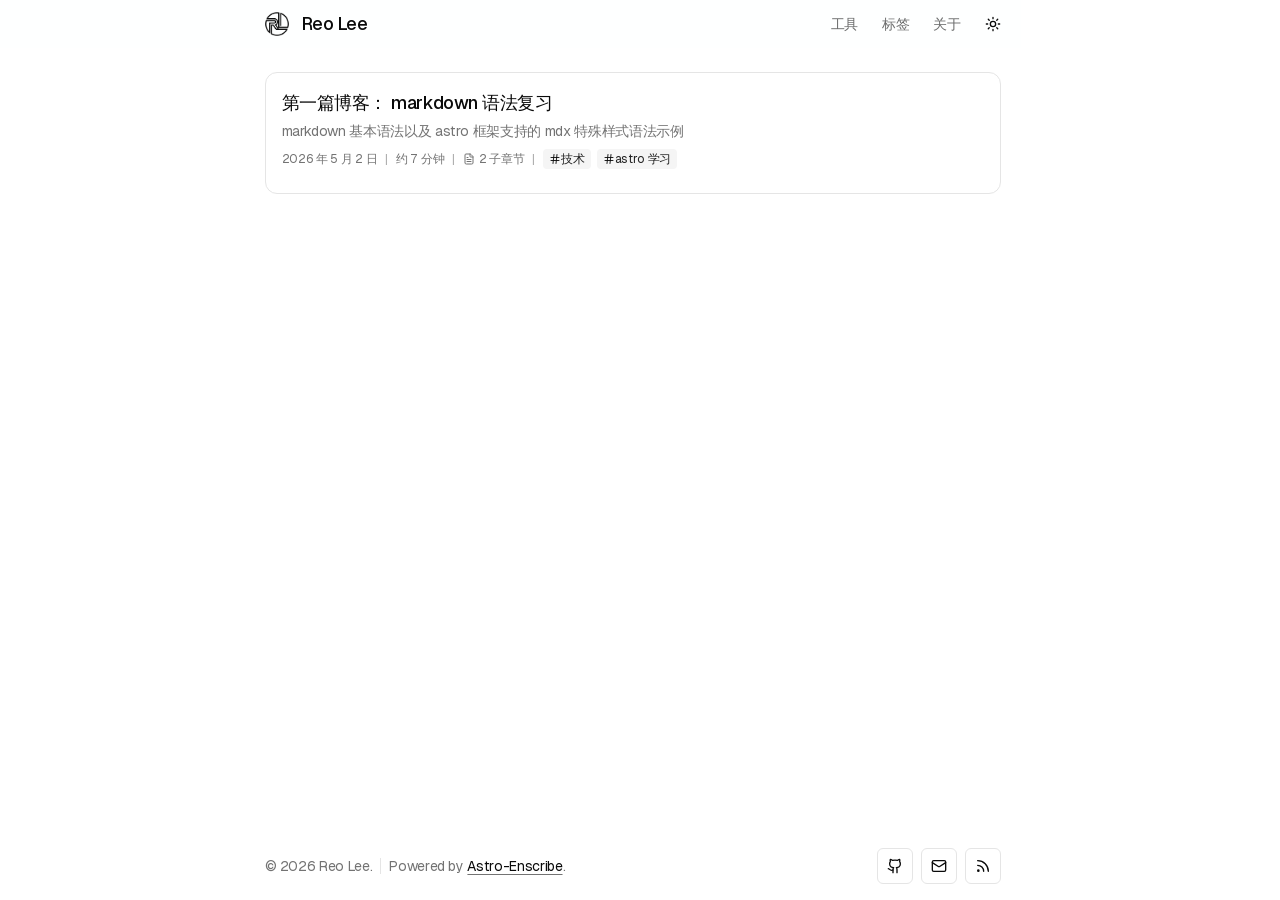
<file: tags/astro学习/index.html>
<!DOCTYPE html><html class="bg-background text-foreground scheme-light-dark" lang="zh-CN"> <head><meta charset="utf-8"><meta http-equiv="X-UA-Compatible" content="IE=edge"><meta name="viewport" content="width=device-width, initial-scale=1.0, user-scalable=yes"><meta name="generator" content="Astro v6.0.2"><meta name="HandheldFriendly" content="True"><meta name="mobile-web-app-capable" content="yes"><meta name="apple-mobile-web-app-capable" content="yes"><meta name="apple-mobile-web-app-status-bar-style" content="default"><meta name="format-detection" content="telephone=no,date=no,address=no,email=no,url=no"><meta name="theme-color" content="#121212" media="(prefers-color-scheme: dark)"><meta name="theme-color" content="#121212" media="(prefers-color-scheme: light)"><link rel="sitemap" href="/sitemap-index.xml"><link rel="manifest" href="/site.webmanifest"><link rel="alternate" type="application/rss+xml" title="Reo Lee" href="https://reolee.me/rss.xml"><!-- Prefer SVG favicons and provide a dark variant for dark OS/browser UI. --><link rel="icon" type="image/svg+xml" href="/favicon.svg" media="(prefers-color-scheme: light)"><link rel="icon" type="image/svg+xml" href="/favicon-dark.svg" media="(prefers-color-scheme: dark)"><link rel="icon" type="image/png" href="/favicon-96x96.png" sizes="96x96"><link rel="icon" type="image/x-icon" href="/favicon.ico"><link rel="shortcut icon" href="/favicon.ico"><meta name="apple-mobile-web-app-title" content="astro-erudite"><link rel="manifest" href="/site.webmanifest"><meta name="astro-view-transitions-enabled" content="true"><meta name="astro-view-transitions-fallback" content="animate"><script type="module" src="/_astro/ClientRouter.astro_astro_type_script_index_0_lang.DmQZLfuR.js"></script><title>标签为“astro学习”的文章 | Reo Lee</title><meta name="description" content="收录所有标签为“astro学习”的文章。"><link rel="canonical" href="https://reolee.me"><meta name="robots" content="noindex, nofollow"><meta property="og:title" content="标签为“astro学习”的文章"><meta property="og:description" content="收录所有标签为“astro学习”的文章。"><meta property="og:image" content="https://reolee.me/static/1200x630.png"><meta property="og:image:alt" content="标签为“astro学习”的文章"><meta property="og:type" content="website"><meta property="og:locale" content="zh-CN"><meta property="og:site_name" content="Reo Lee"><meta property="og:url" content="https://reolee.me/tags/astro%E5%AD%A6%E4%B9%A0/"><meta name="twitter:title" content="标签为“astro学习”的文章"><meta name="twitter:description" content="收录所有标签为“astro学习”的文章。"><meta name="twitter:image" content="https://reolee.me/static/1200x630.png"><meta name="twitter:image:alt" content="标签为“astro学习”的文章"><meta name="twitter:card" content="summary_large_image"><link rel="stylesheet" href="/_astro/layout.peoONtPZ.css"></head><body class="flex h-fit min-h-screen flex-col gap-y-6 font-sans"> <header data-auto-hide-header class="bg-background/50 sticky top-0 z-50 divide-y backdrop-blur-sm xl:divide-none transform-gpu translate-y-0 opacity-100 transition-[translate,opacity] duration-200 ease-in-out motion-reduce:transition-none"> <div> <div class="mx-auto flex max-w-3xl items-center justify-between gap-4 px-4 py-3"> <a href="/" target="_self" class="transition-colors duration-300 ease-in-out flex shrink-0 items-center justify-center gap-3">   <img src="/_astro/logo.Pc_-MsJj_ZeCMrT.svg" alt="Logo" loading="lazy" decoding="async" width="1966" height="1989" class="size-5 sm:size-6 dark:invert"> <span class="hidden h-full text-lg leading-none font-medium min-[400px]:block">Reo Lee</span>  </a> <div class="flex items-center gap-4"> <nav class="flex items-center gap-4 text-sm sm:gap-6"> <a href="/tools" target="_self" class="inline-block duration-300 ease-in-out text-foreground/60 hover:text-foreground capitalize transition-colors"> 工具 </a><a href="/tags" target="_self" class="inline-block duration-300 ease-in-out text-foreground/60 hover:text-foreground capitalize transition-colors"> 标签 </a><a href="/about" target="_self" class="inline-block duration-300 ease-in-out text-foreground/60 hover:text-foreground capitalize transition-colors"> 关于 </a> </nav> <button data-slot="button" class="inline-flex items-center justify-center gap-2 whitespace-nowrap rounded-md text-sm font-medium transition-all disabled:pointer-events-none disabled:opacity-50 [&amp;_svg]:pointer-events-none [&amp;_svg:not([class*=&#x27;size-&#x27;])]:size-4 shrink-0 [&amp;_svg]:shrink-0 outline-none focus-visible:border-ring focus-visible:ring-ring/50 focus-visible:ring-[3px] aria-invalid:ring-destructive/20 dark:aria-invalid:ring-destructive/40 aria-invalid:border-destructive hover:bg-muted hover:text-foreground dark:hover:bg-muted/50 -my-2 -me-2 size-8" id="theme-toggle" title="切换主题"> <svg width="1em" height="1em" class="size-4 dark:hidden" data-icon="lucide:sun">   <symbol id="ai:lucide:sun" viewBox="0 0 24 24"><g fill="none" stroke="currentColor" stroke-linecap="round" stroke-linejoin="round" stroke-width="2"><circle cx="12" cy="12" r="4"/><path d="M12 2v2m0 16v2M4.93 4.93l1.41 1.41m11.32 11.32l1.41 1.41M2 12h2m16 0h2M6.34 17.66l-1.41 1.41M19.07 4.93l-1.41 1.41"/></g></symbol><use href="#ai:lucide:sun"></use>  </svg> <svg width="1em" height="1em" class="absolute hidden size-4 dark:block" data-icon="lucide:moon">   <symbol id="ai:lucide:moon" viewBox="0 0 24 24"><path fill="none" stroke="currentColor" stroke-linecap="round" stroke-linejoin="round" stroke-width="2" d="M20.985 12.486a9 9 0 1 1-9.473-9.472c.405-.022.617.46.402.803a6 6 0 0 0 8.268 8.268c.344-.215.825-.004.803.401"/></symbol><use href="#ai:lucide:moon"></use>  </svg> <span class="sr-only">切换主题</span> </button> <script data-astro-rerun>
  ;(() => {
    const theme = (() => {
      const stored = localStorage?.getItem('theme') ?? ''
      if (['dark', 'light'].includes(stored)) return stored
      return window.matchMedia('(prefers-color-scheme: dark)').matches
        ? 'dark'
        : 'light'
    })()

    document.documentElement.setAttribute('data-theme', theme)
    window.localStorage.setItem('theme', theme)
  })()
</script> <script type="module">function a(){const e=document.documentElement,n=e.getAttribute("data-theme")==="dark"?"light":"dark";e.classList.add("[&_*]:transition-none"),e.setAttribute("data-theme",n),window.getComputedStyle(e).getPropertyValue("opacity"),requestAnimationFrame(()=>{e.classList.remove("[&_*]:transition-none")}),localStorage.setItem("theme",n)}function o(){document.getElementById("theme-toggle")?.addEventListener("click",a)}o();document.addEventListener("astro:after-swap",()=>{const e=localStorage.getItem("theme")||"light",t=document.documentElement;t.classList.add("[&_*]:transition-none"),window.getComputedStyle(t).getPropertyValue("opacity"),t.setAttribute("data-theme",e),requestAnimationFrame(()=>{t.classList.remove("[&_*]:transition-none")}),o()});</script> </div> </div> </div>   </header> <main class="w-full mx-auto flex grow flex-col gap-y-6 px-4 max-w-3xl">   <ul class="flex flex-col gap-y-4"> <li> <div class="hover:bg-muted/50 rounded-xl border p-4 transition-colors duration-300 ease-in-out"> <div class="flex flex-col gap-4 sm:flex-row">  <div class="grow"> <h3 class="mb-1 text-lg font-medium"> <a href="/blog/2026/05/first-post" target="_self" class="inline-block transition-colors duration-300 ease-in-out hover:underline underline-offset-4"> 第一篇博客： markdown 语法复习 </a> </h3> <p class="text-muted-foreground mb-2 text-sm"> markdown 基本语法以及 astro 框架支持的 mdx 特殊样式语法示例 </p> <div class="text-muted-foreground mb-2 flex items-center gap-x-2 overflow-x-auto whitespace-nowrap text-xs"> <span>2026年5月2日</span> <span class="opacity-60">|</span> <span>约7分钟</span>  <span class="opacity-60">|</span> <span class="flex items-center gap-1"> <svg width="1em" height="1em" class="size-3" data-icon="lucide:file-text">   <symbol id="ai:lucide:file-text" viewBox="0 0 24 24"><g fill="none" stroke="currentColor" stroke-linecap="round" stroke-linejoin="round" stroke-width="2"><path d="M6 22a2 2 0 0 1-2-2V4a2 2 0 0 1 2-2h8a2.4 2.4 0 0 1 1.704.706l3.588 3.588A2.4 2.4 0 0 1 20 8v12a2 2 0 0 1-2 2z"/><path d="M14 2v5a1 1 0 0 0 1 1h5M10 9H8m8 4H8m8 4H8"/></g></symbol><use href="#ai:lucide:file-text"></use>  </svg> 2 子章节
</span>   <span class="opacity-60">|</span> <span class="inline-flex items-center gap-1.5"> <a href="/tags/技术" target="_self" class="transition-colors duration-300 ease-in-out bg-muted hover:bg-muted/90 text-foreground/90 hover:text-foreground inline-flex items-center gap-0 rounded px-1.5 py-0.5">  <svg width="1em" height="1em" class="size-3" data-icon="lucide:hash">   <symbol id="ai:lucide:hash" viewBox="0 0 24 24"><path fill="none" stroke="currentColor" stroke-linecap="round" stroke-linejoin="round" stroke-width="2" d="M4 9h16M4 15h16M10 3L8 21m8-18l-2 18"/></symbol><use href="#ai:lucide:hash"></use>  </svg> 技术 </a><a href="/tags/astro学习" target="_self" class="transition-colors duration-300 ease-in-out bg-muted hover:bg-muted/90 text-foreground/90 hover:text-foreground inline-flex items-center gap-0 rounded px-1.5 py-0.5">  <svg width="1em" height="1em" viewBox="0 0 24 24" class="size-3" data-icon="lucide:hash">   <use href="#ai:lucide:hash"></use>  </svg> astro学习 </a> </span>  </div> </div> </div> </div> </li> </ul>  </main> <footer class="mx-auto mb-8 flex w-full max-w-3xl flex-col items-center justify-center gap-y-2 px-4 sm:mb-4 sm:flex-row sm:justify-between"> <div class="flex flex-wrap items-center justify-center gap-x-2 text-center"> <span class="text-muted-foreground text-sm">
&copy; 2026 Reo Lee.
</span> <div data-orientation="vertical" role="none" data-slot="separator-root" class="bg-border shrink-0 data-[orientation=horizontal]:h-px data-[orientation=horizontal]:w-full data-[orientation=vertical]:h-full data-[orientation=vertical]:w-px hidden h-4! sm:block"></div> <p class="text-muted-foreground text-sm">
Powered by <a href="https://github.com/jktrn/astro-erudite" target="_blank" class="inline-block transition-colors duration-300 ease-in-out underline decoration-muted-foreground underline-offset-[3px] hover:decoration-foreground text-foreground"> Astro-Enscribe </a>.
</p> </div> <ul class="flex flex-wrap gap-2" role="list"> <li> <a href="https://github.com/ireolee" target="_blank" class="duration-300 ease-in-out inline-flex items-center justify-center gap-2 whitespace-nowrap rounded-md text-sm font-medium transition-all disabled:pointer-events-none disabled:opacity-50 [&#38;_svg]:pointer-events-none [&#38;_svg:not([class*='size-'])]:size-4 shrink-0 [&#38;_svg]:shrink-0 outline-none focus-visible:border-ring focus-visible:ring-ring/50 focus-visible:ring-[3px] aria-invalid:ring-destructive/20 dark:aria-invalid:ring-destructive/40 aria-invalid:border-destructive border bg-background hover:bg-muted hover:text-foreground dark:bg-input/30 dark:border-input dark:hover:bg-input/50 size-9" aria-label="GitHub" title="GitHub">  <svg width="1em" height="1em" class="size-4" data-icon="lucide:github">   <symbol id="ai:lucide:github" viewBox="0 0 24 24"><g fill="none" stroke="currentColor" stroke-linecap="round" stroke-linejoin="round" stroke-width="2"><path d="M15 22v-4a4.8 4.8 0 0 0-1-3.5c3 0 6-2 6-5.5c.08-1.25-.27-2.48-1-3.5c.28-1.15.28-2.35 0-3.5c0 0-1 0-3 1.5c-2.64-.5-5.36-.5-8 0C6 2 5 2 5 2c-.3 1.15-.3 2.35 0 3.5A5.4 5.4 0 0 0 4 9c0 3.5 3 5.5 6 5.5c-.39.49-.68 1.05-.85 1.65S8.93 17.38 9 18v4"/><path d="M9 18c-4.51 2-5-2-7-2"/></g></symbol><use href="#ai:lucide:github"></use>  </svg>  </a> </li><li> <a href="mailto:ireolee@gmail.com" target="_blank" class="duration-300 ease-in-out inline-flex items-center justify-center gap-2 whitespace-nowrap rounded-md text-sm font-medium transition-all disabled:pointer-events-none disabled:opacity-50 [&#38;_svg]:pointer-events-none [&#38;_svg:not([class*='size-'])]:size-4 shrink-0 [&#38;_svg]:shrink-0 outline-none focus-visible:border-ring focus-visible:ring-ring/50 focus-visible:ring-[3px] aria-invalid:ring-destructive/20 dark:aria-invalid:ring-destructive/40 aria-invalid:border-destructive border bg-background hover:bg-muted hover:text-foreground dark:bg-input/30 dark:border-input dark:hover:bg-input/50 size-9" aria-label="Email" title="Email">  <svg width="1em" height="1em" class="size-4" data-icon="lucide:mail">   <symbol id="ai:lucide:mail" viewBox="0 0 24 24"><g fill="none" stroke="currentColor" stroke-linecap="round" stroke-linejoin="round" stroke-width="2"><path d="m22 7l-8.991 5.727a2 2 0 0 1-2.009 0L2 7"/><rect width="20" height="16" x="2" y="4" rx="2"/></g></symbol><use href="#ai:lucide:mail"></use>  </svg>  </a> </li><li> <a href="/rss.xml" target="_blank" class="duration-300 ease-in-out inline-flex items-center justify-center gap-2 whitespace-nowrap rounded-md text-sm font-medium transition-all disabled:pointer-events-none disabled:opacity-50 [&#38;_svg]:pointer-events-none [&#38;_svg:not([class*='size-'])]:size-4 shrink-0 [&#38;_svg]:shrink-0 outline-none focus-visible:border-ring focus-visible:ring-ring/50 focus-visible:ring-[3px] aria-invalid:ring-destructive/20 dark:aria-invalid:ring-destructive/40 aria-invalid:border-destructive border bg-background hover:bg-muted hover:text-foreground dark:bg-input/30 dark:border-input dark:hover:bg-input/50 size-9" aria-label="RSS" title="RSS">  <svg width="1em" height="1em" class="size-4" data-icon="lucide:rss">   <symbol id="ai:lucide:rss" viewBox="0 0 24 24"><g fill="none" stroke="currentColor" stroke-linecap="round" stroke-linejoin="round" stroke-width="2"><path d="M4 11a9 9 0 0 1 9 9M4 4a16 16 0 0 1 16 16"/><circle cx="5" cy="19" r="1"/></g></symbol><use href="#ai:lucide:rss"></use>  </svg>  </a> </li> </ul> </footer> <script type="module">const c=()=>document.documentElement.getAttribute("data-theme")==="dark"?"dark":"light",m=()=>{const e=document.getElementById("comments-section"),s=document.getElementById("comments");if(!(s instanceof HTMLElement)||s.dataset.giscusLoaded==="true")return;const n=s.dataset.giscusRepo,r=s.dataset.giscusRepoId,i=s.dataset.giscusCategory,o=s.dataset.giscusCategoryId;if(!n||!r||!i||!o){e instanceof HTMLElement&&e.classList.add("hidden");return}e instanceof HTMLElement&&e.classList.remove("hidden");const t=document.createElement("script");t.src="https://giscus.app/client.js",t.async=!0,t.crossOrigin="anonymous",t.setAttribute("data-repo",n),t.setAttribute("data-repo-id",r),t.setAttribute("data-category",i),t.setAttribute("data-category-id",o),t.setAttribute("data-mapping","pathname"),t.setAttribute("data-strict","0"),t.setAttribute("data-reactions-enabled","1"),t.setAttribute("data-emit-metadata","0"),t.setAttribute("data-input-position","bottom"),t.setAttribute("data-theme",c()),t.setAttribute("data-lang","zh-CN"),s.appendChild(t),s.dataset.giscusLoaded="true"},d=()=>{const e=document.querySelector("iframe.giscus-frame");e instanceof HTMLIFrameElement&&e.contentWindow?.postMessage({giscus:{setConfig:{theme:c()}}},"https://giscus.app")};let a=null;const g=()=>{a||(a=new MutationObserver(()=>d()),a.observe(document.documentElement,{attributes:!0,attributeFilter:["data-theme"]}))},u=()=>{m(),d(),g()};document.addEventListener("astro:page-load",u);document.addEventListener("astro:after-swap",u);</script> <script type="module">const c=()=>{const i="article.prose, code, pre, kbd, samp, script, style, textarea, svg, math, .shiki, .expressive-code, .katex",o=e=>e.replace(/([\p{Script=Han}\p{Script=Hiragana}\p{Script=Katakana}\p{Script=Hangul}\u3000-\u303F\uFF00-\uFFEF])([A-Za-z0-9!"#$%&'()*+,./:;<=>?@[\]\\^_{}|~\-])/gu,"$1 $2").replace(/([A-Za-z0-9!"#$%&'()*+,./:;<=>?@[\]\\^_{}|~\-])([\p{Script=Han}\p{Script=Hiragana}\p{Script=Katakana}\p{Script=Hangul}\u3000-\u303F\uFF00-\uFFEF])/gu,"$1 $2"),r=document.body;if(!r)return;const p=document.createTreeWalker(r,NodeFilter.SHOW_TEXT,{acceptNode(e){const t=e.nodeValue;if(!t||!t.trim())return NodeFilter.FILTER_REJECT;const n=e.parentElement;return!n||n.closest(i)?NodeFilter.FILTER_REJECT:NodeFilter.FILTER_ACCEPT}});let a;for(;a=p.nextNode();){const e=a.nodeValue;if(!e)continue;const t=o(e);t!==e&&(a.nodeValue=t)}};document.addEventListener("astro:page-load",c);document.addEventListener("astro:after-swap",c);</script> <script type="module">const v=()=>{const t=document.querySelector("header[data-auto-hide-header]");if(!(t instanceof HTMLElement))return;const l=window,d=l.__autoHideHeaderCleanup;typeof d=="function"&&d();const u=80,y=10,E=()=>{t.classList.add("-translate-y-full","opacity-0","pointer-events-none"),t.classList.remove("translate-y-0","opacity-100"),t.dataset.hidden="true"},s=()=>{t.classList.remove("-translate-y-full","opacity-0","pointer-events-none"),t.classList.add("translate-y-0","opacity-100"),t.dataset.hidden="false"};s();let o=window.scrollY,i=!1,f=0;const m=e=>{f=Date.now()+e,s(),o=window.scrollY},c=[];t.querySelectorAll("details").forEach(e=>{if(!(e instanceof HTMLDetailsElement))return;const a=()=>m(400);e.addEventListener("toggle",a),c.push(()=>e.removeEventListener("toggle",a));const n=e.querySelector("summary");if(n instanceof HTMLElement){const r=()=>m(400);n.addEventListener("click",r),c.push(()=>n.removeEventListener("click",r))}});const L=()=>{const e=window.scrollY;if(Date.now()<f){s(),o=e;return}if(t.querySelector("details[open]")){s(),o=e;return}if(e<=u){s(),o=e;return}const a=e-o;if(Math.abs(a)<y)return;const n=document.activeElement,r=n instanceof HTMLElement&&(()=>{try{return n.matches(":focus-visible")}catch{return!1}})(),w=n instanceof HTMLElement&&t.contains(n)&&r;a>0&&e>u&&!w?E():a<0&&s(),o=e},p=()=>{i||(i=!0,requestAnimationFrame(()=>{L(),i=!1}))};window.addEventListener("scroll",p,{passive:!0}),l.__autoHideHeaderCleanup=()=>{window.removeEventListener("scroll",p),c.forEach(e=>e())}};document.addEventListener("astro:page-load",v);document.addEventListener("astro:after-swap",v);</script> <script type="module">(()=>{const e=window,c=()=>{const n=document.querySelector("header[data-auto-hide-header]"),r=document.documentElement;if(!(n instanceof HTMLElement))return r.style.removeProperty("--anchor-scroll-offset"),()=>{};const t=()=>{const a=n.getBoundingClientRect().height;r.style.setProperty("--anchor-scroll-offset",`${Math.ceil(a)}px`)};t();const s=new ResizeObserver(t);return s.observe(n),window.addEventListener("resize",t,{passive:!0}),()=>{s.disconnect(),window.removeEventListener("resize",t)}},o=()=>{typeof e.__anchorScrollOffsetCleanup=="function"&&e.__anchorScrollOffsetCleanup(),e.__anchorScrollOffsetCleanup=c()};document.addEventListener("astro:page-load",o),document.addEventListener("astro:after-swap",o),document.addEventListener("astro:before-swap",()=>{typeof e.__anchorScrollOffsetCleanup=="function"&&e.__anchorScrollOffsetCleanup(),e.__anchorScrollOffsetCleanup=null})})();</script> <script type="module" src="/_astro/layout.astro_astro_type_script_index_4_lang.D2VS4wKW.js"></script> </body> </html>
</file>
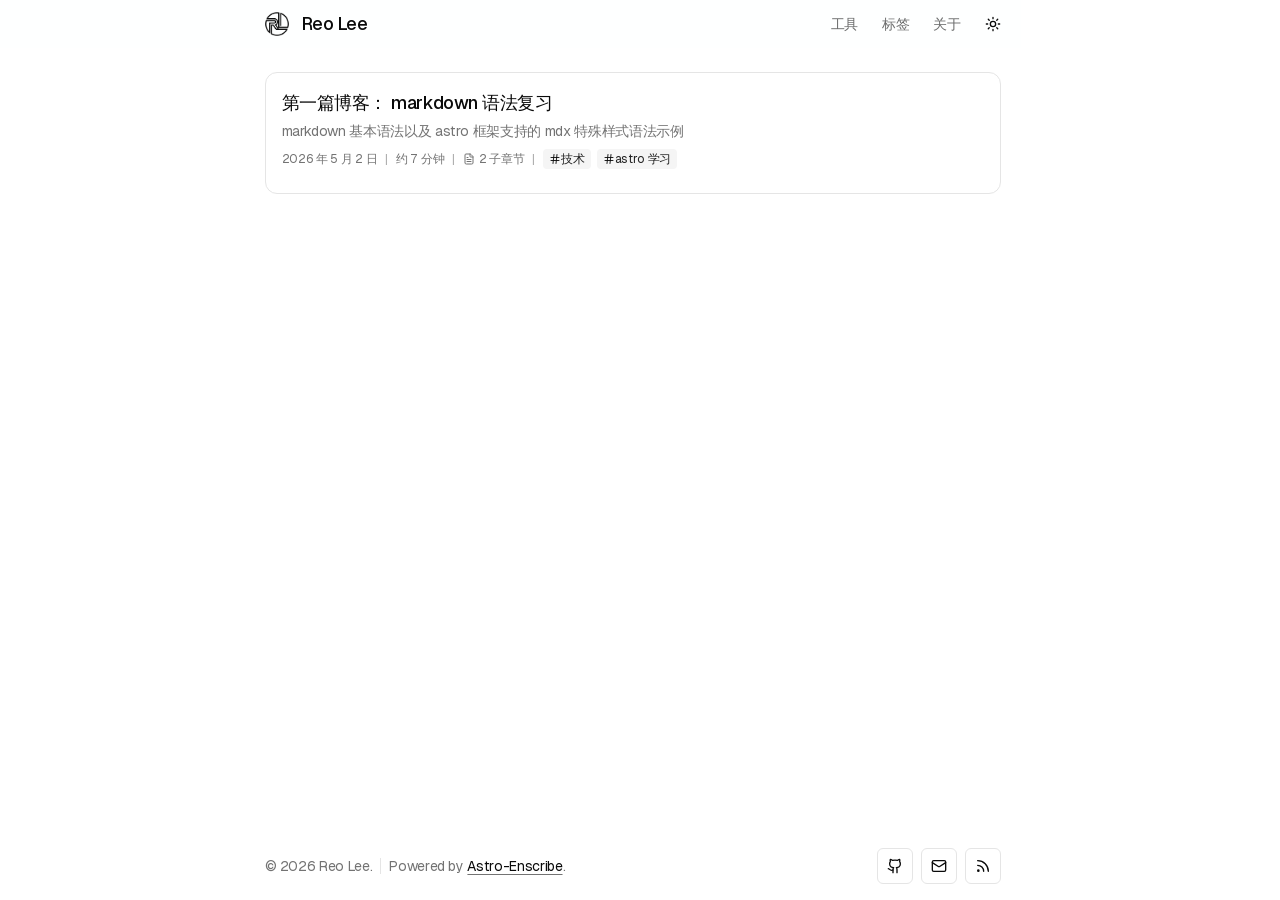
<file: tags/技术/index.html>
<!DOCTYPE html><html class="bg-background text-foreground scheme-light-dark" lang="zh-CN"> <head><meta charset="utf-8"><meta http-equiv="X-UA-Compatible" content="IE=edge"><meta name="viewport" content="width=device-width, initial-scale=1.0, user-scalable=yes"><meta name="generator" content="Astro v6.0.2"><meta name="HandheldFriendly" content="True"><meta name="mobile-web-app-capable" content="yes"><meta name="apple-mobile-web-app-capable" content="yes"><meta name="apple-mobile-web-app-status-bar-style" content="default"><meta name="format-detection" content="telephone=no,date=no,address=no,email=no,url=no"><meta name="theme-color" content="#121212" media="(prefers-color-scheme: dark)"><meta name="theme-color" content="#121212" media="(prefers-color-scheme: light)"><link rel="sitemap" href="/sitemap-index.xml"><link rel="manifest" href="/site.webmanifest"><link rel="alternate" type="application/rss+xml" title="Reo Lee" href="https://reolee.me/rss.xml"><!-- Prefer SVG favicons and provide a dark variant for dark OS/browser UI. --><link rel="icon" type="image/svg+xml" href="/favicon.svg" media="(prefers-color-scheme: light)"><link rel="icon" type="image/svg+xml" href="/favicon-dark.svg" media="(prefers-color-scheme: dark)"><link rel="icon" type="image/png" href="/favicon-96x96.png" sizes="96x96"><link rel="icon" type="image/x-icon" href="/favicon.ico"><link rel="shortcut icon" href="/favicon.ico"><meta name="apple-mobile-web-app-title" content="astro-erudite"><link rel="manifest" href="/site.webmanifest"><meta name="astro-view-transitions-enabled" content="true"><meta name="astro-view-transitions-fallback" content="animate"><script type="module" src="/_astro/ClientRouter.astro_astro_type_script_index_0_lang.DmQZLfuR.js"></script><title>标签为“技术”的文章 | Reo Lee</title><meta name="description" content="收录所有标签为“技术”的文章。"><link rel="canonical" href="https://reolee.me"><meta name="robots" content="noindex, nofollow"><meta property="og:title" content="标签为“技术”的文章"><meta property="og:description" content="收录所有标签为“技术”的文章。"><meta property="og:image" content="https://reolee.me/static/1200x630.png"><meta property="og:image:alt" content="标签为“技术”的文章"><meta property="og:type" content="website"><meta property="og:locale" content="zh-CN"><meta property="og:site_name" content="Reo Lee"><meta property="og:url" content="https://reolee.me/tags/%E6%8A%80%E6%9C%AF/"><meta name="twitter:title" content="标签为“技术”的文章"><meta name="twitter:description" content="收录所有标签为“技术”的文章。"><meta name="twitter:image" content="https://reolee.me/static/1200x630.png"><meta name="twitter:image:alt" content="标签为“技术”的文章"><meta name="twitter:card" content="summary_large_image"><link rel="stylesheet" href="/_astro/layout.peoONtPZ.css"></head><body class="flex h-fit min-h-screen flex-col gap-y-6 font-sans"> <header data-auto-hide-header class="bg-background/50 sticky top-0 z-50 divide-y backdrop-blur-sm xl:divide-none transform-gpu translate-y-0 opacity-100 transition-[translate,opacity] duration-200 ease-in-out motion-reduce:transition-none"> <div> <div class="mx-auto flex max-w-3xl items-center justify-between gap-4 px-4 py-3"> <a href="/" target="_self" class="transition-colors duration-300 ease-in-out flex shrink-0 items-center justify-center gap-3">   <img src="/_astro/logo.Pc_-MsJj_ZeCMrT.svg" alt="Logo" loading="lazy" decoding="async" width="1966" height="1989" class="size-5 sm:size-6 dark:invert"> <span class="hidden h-full text-lg leading-none font-medium min-[400px]:block">Reo Lee</span>  </a> <div class="flex items-center gap-4"> <nav class="flex items-center gap-4 text-sm sm:gap-6"> <a href="/tools" target="_self" class="inline-block duration-300 ease-in-out text-foreground/60 hover:text-foreground capitalize transition-colors"> 工具 </a><a href="/tags" target="_self" class="inline-block duration-300 ease-in-out text-foreground/60 hover:text-foreground capitalize transition-colors"> 标签 </a><a href="/about" target="_self" class="inline-block duration-300 ease-in-out text-foreground/60 hover:text-foreground capitalize transition-colors"> 关于 </a> </nav> <button data-slot="button" class="inline-flex items-center justify-center gap-2 whitespace-nowrap rounded-md text-sm font-medium transition-all disabled:pointer-events-none disabled:opacity-50 [&amp;_svg]:pointer-events-none [&amp;_svg:not([class*=&#x27;size-&#x27;])]:size-4 shrink-0 [&amp;_svg]:shrink-0 outline-none focus-visible:border-ring focus-visible:ring-ring/50 focus-visible:ring-[3px] aria-invalid:ring-destructive/20 dark:aria-invalid:ring-destructive/40 aria-invalid:border-destructive hover:bg-muted hover:text-foreground dark:hover:bg-muted/50 -my-2 -me-2 size-8" id="theme-toggle" title="切换主题"> <svg width="1em" height="1em" class="size-4 dark:hidden" data-icon="lucide:sun">   <symbol id="ai:lucide:sun" viewBox="0 0 24 24"><g fill="none" stroke="currentColor" stroke-linecap="round" stroke-linejoin="round" stroke-width="2"><circle cx="12" cy="12" r="4"/><path d="M12 2v2m0 16v2M4.93 4.93l1.41 1.41m11.32 11.32l1.41 1.41M2 12h2m16 0h2M6.34 17.66l-1.41 1.41M19.07 4.93l-1.41 1.41"/></g></symbol><use href="#ai:lucide:sun"></use>  </svg> <svg width="1em" height="1em" class="absolute hidden size-4 dark:block" data-icon="lucide:moon">   <symbol id="ai:lucide:moon" viewBox="0 0 24 24"><path fill="none" stroke="currentColor" stroke-linecap="round" stroke-linejoin="round" stroke-width="2" d="M20.985 12.486a9 9 0 1 1-9.473-9.472c.405-.022.617.46.402.803a6 6 0 0 0 8.268 8.268c.344-.215.825-.004.803.401"/></symbol><use href="#ai:lucide:moon"></use>  </svg> <span class="sr-only">切换主题</span> </button> <script data-astro-rerun>
  ;(() => {
    const theme = (() => {
      const stored = localStorage?.getItem('theme') ?? ''
      if (['dark', 'light'].includes(stored)) return stored
      return window.matchMedia('(prefers-color-scheme: dark)').matches
        ? 'dark'
        : 'light'
    })()

    document.documentElement.setAttribute('data-theme', theme)
    window.localStorage.setItem('theme', theme)
  })()
</script> <script type="module">function a(){const e=document.documentElement,n=e.getAttribute("data-theme")==="dark"?"light":"dark";e.classList.add("[&_*]:transition-none"),e.setAttribute("data-theme",n),window.getComputedStyle(e).getPropertyValue("opacity"),requestAnimationFrame(()=>{e.classList.remove("[&_*]:transition-none")}),localStorage.setItem("theme",n)}function o(){document.getElementById("theme-toggle")?.addEventListener("click",a)}o();document.addEventListener("astro:after-swap",()=>{const e=localStorage.getItem("theme")||"light",t=document.documentElement;t.classList.add("[&_*]:transition-none"),window.getComputedStyle(t).getPropertyValue("opacity"),t.setAttribute("data-theme",e),requestAnimationFrame(()=>{t.classList.remove("[&_*]:transition-none")}),o()});</script> </div> </div> </div>   </header> <main class="w-full mx-auto flex grow flex-col gap-y-6 px-4 max-w-3xl">   <ul class="flex flex-col gap-y-4"> <li> <div class="hover:bg-muted/50 rounded-xl border p-4 transition-colors duration-300 ease-in-out"> <div class="flex flex-col gap-4 sm:flex-row">  <div class="grow"> <h3 class="mb-1 text-lg font-medium"> <a href="/blog/2026/05/first-post" target="_self" class="inline-block transition-colors duration-300 ease-in-out hover:underline underline-offset-4"> 第一篇博客： markdown 语法复习 </a> </h3> <p class="text-muted-foreground mb-2 text-sm"> markdown 基本语法以及 astro 框架支持的 mdx 特殊样式语法示例 </p> <div class="text-muted-foreground mb-2 flex items-center gap-x-2 overflow-x-auto whitespace-nowrap text-xs"> <span>2026年5月2日</span> <span class="opacity-60">|</span> <span>约7分钟</span>  <span class="opacity-60">|</span> <span class="flex items-center gap-1"> <svg width="1em" height="1em" class="size-3" data-icon="lucide:file-text">   <symbol id="ai:lucide:file-text" viewBox="0 0 24 24"><g fill="none" stroke="currentColor" stroke-linecap="round" stroke-linejoin="round" stroke-width="2"><path d="M6 22a2 2 0 0 1-2-2V4a2 2 0 0 1 2-2h8a2.4 2.4 0 0 1 1.704.706l3.588 3.588A2.4 2.4 0 0 1 20 8v12a2 2 0 0 1-2 2z"/><path d="M14 2v5a1 1 0 0 0 1 1h5M10 9H8m8 4H8m8 4H8"/></g></symbol><use href="#ai:lucide:file-text"></use>  </svg> 2 子章节
</span>   <span class="opacity-60">|</span> <span class="inline-flex items-center gap-1.5"> <a href="/tags/技术" target="_self" class="transition-colors duration-300 ease-in-out bg-muted hover:bg-muted/90 text-foreground/90 hover:text-foreground inline-flex items-center gap-0 rounded px-1.5 py-0.5">  <svg width="1em" height="1em" class="size-3" data-icon="lucide:hash">   <symbol id="ai:lucide:hash" viewBox="0 0 24 24"><path fill="none" stroke="currentColor" stroke-linecap="round" stroke-linejoin="round" stroke-width="2" d="M4 9h16M4 15h16M10 3L8 21m8-18l-2 18"/></symbol><use href="#ai:lucide:hash"></use>  </svg> 技术 </a><a href="/tags/astro学习" target="_self" class="transition-colors duration-300 ease-in-out bg-muted hover:bg-muted/90 text-foreground/90 hover:text-foreground inline-flex items-center gap-0 rounded px-1.5 py-0.5">  <svg width="1em" height="1em" viewBox="0 0 24 24" class="size-3" data-icon="lucide:hash">   <use href="#ai:lucide:hash"></use>  </svg> astro学习 </a> </span>  </div> </div> </div> </div> </li> </ul>  </main> <footer class="mx-auto mb-8 flex w-full max-w-3xl flex-col items-center justify-center gap-y-2 px-4 sm:mb-4 sm:flex-row sm:justify-between"> <div class="flex flex-wrap items-center justify-center gap-x-2 text-center"> <span class="text-muted-foreground text-sm">
&copy; 2026 Reo Lee.
</span> <div data-orientation="vertical" role="none" data-slot="separator-root" class="bg-border shrink-0 data-[orientation=horizontal]:h-px data-[orientation=horizontal]:w-full data-[orientation=vertical]:h-full data-[orientation=vertical]:w-px hidden h-4! sm:block"></div> <p class="text-muted-foreground text-sm">
Powered by <a href="https://github.com/jktrn/astro-erudite" target="_blank" class="inline-block transition-colors duration-300 ease-in-out underline decoration-muted-foreground underline-offset-[3px] hover:decoration-foreground text-foreground"> Astro-Enscribe </a>.
</p> </div> <ul class="flex flex-wrap gap-2" role="list"> <li> <a href="https://github.com/ireolee" target="_blank" class="duration-300 ease-in-out inline-flex items-center justify-center gap-2 whitespace-nowrap rounded-md text-sm font-medium transition-all disabled:pointer-events-none disabled:opacity-50 [&#38;_svg]:pointer-events-none [&#38;_svg:not([class*='size-'])]:size-4 shrink-0 [&#38;_svg]:shrink-0 outline-none focus-visible:border-ring focus-visible:ring-ring/50 focus-visible:ring-[3px] aria-invalid:ring-destructive/20 dark:aria-invalid:ring-destructive/40 aria-invalid:border-destructive border bg-background hover:bg-muted hover:text-foreground dark:bg-input/30 dark:border-input dark:hover:bg-input/50 size-9" aria-label="GitHub" title="GitHub">  <svg width="1em" height="1em" class="size-4" data-icon="lucide:github">   <symbol id="ai:lucide:github" viewBox="0 0 24 24"><g fill="none" stroke="currentColor" stroke-linecap="round" stroke-linejoin="round" stroke-width="2"><path d="M15 22v-4a4.8 4.8 0 0 0-1-3.5c3 0 6-2 6-5.5c.08-1.25-.27-2.48-1-3.5c.28-1.15.28-2.35 0-3.5c0 0-1 0-3 1.5c-2.64-.5-5.36-.5-8 0C6 2 5 2 5 2c-.3 1.15-.3 2.35 0 3.5A5.4 5.4 0 0 0 4 9c0 3.5 3 5.5 6 5.5c-.39.49-.68 1.05-.85 1.65S8.93 17.38 9 18v4"/><path d="M9 18c-4.51 2-5-2-7-2"/></g></symbol><use href="#ai:lucide:github"></use>  </svg>  </a> </li><li> <a href="mailto:ireolee@gmail.com" target="_blank" class="duration-300 ease-in-out inline-flex items-center justify-center gap-2 whitespace-nowrap rounded-md text-sm font-medium transition-all disabled:pointer-events-none disabled:opacity-50 [&#38;_svg]:pointer-events-none [&#38;_svg:not([class*='size-'])]:size-4 shrink-0 [&#38;_svg]:shrink-0 outline-none focus-visible:border-ring focus-visible:ring-ring/50 focus-visible:ring-[3px] aria-invalid:ring-destructive/20 dark:aria-invalid:ring-destructive/40 aria-invalid:border-destructive border bg-background hover:bg-muted hover:text-foreground dark:bg-input/30 dark:border-input dark:hover:bg-input/50 size-9" aria-label="Email" title="Email">  <svg width="1em" height="1em" class="size-4" data-icon="lucide:mail">   <symbol id="ai:lucide:mail" viewBox="0 0 24 24"><g fill="none" stroke="currentColor" stroke-linecap="round" stroke-linejoin="round" stroke-width="2"><path d="m22 7l-8.991 5.727a2 2 0 0 1-2.009 0L2 7"/><rect width="20" height="16" x="2" y="4" rx="2"/></g></symbol><use href="#ai:lucide:mail"></use>  </svg>  </a> </li><li> <a href="/rss.xml" target="_blank" class="duration-300 ease-in-out inline-flex items-center justify-center gap-2 whitespace-nowrap rounded-md text-sm font-medium transition-all disabled:pointer-events-none disabled:opacity-50 [&#38;_svg]:pointer-events-none [&#38;_svg:not([class*='size-'])]:size-4 shrink-0 [&#38;_svg]:shrink-0 outline-none focus-visible:border-ring focus-visible:ring-ring/50 focus-visible:ring-[3px] aria-invalid:ring-destructive/20 dark:aria-invalid:ring-destructive/40 aria-invalid:border-destructive border bg-background hover:bg-muted hover:text-foreground dark:bg-input/30 dark:border-input dark:hover:bg-input/50 size-9" aria-label="RSS" title="RSS">  <svg width="1em" height="1em" class="size-4" data-icon="lucide:rss">   <symbol id="ai:lucide:rss" viewBox="0 0 24 24"><g fill="none" stroke="currentColor" stroke-linecap="round" stroke-linejoin="round" stroke-width="2"><path d="M4 11a9 9 0 0 1 9 9M4 4a16 16 0 0 1 16 16"/><circle cx="5" cy="19" r="1"/></g></symbol><use href="#ai:lucide:rss"></use>  </svg>  </a> </li> </ul> </footer> <script type="module">const c=()=>document.documentElement.getAttribute("data-theme")==="dark"?"dark":"light",m=()=>{const e=document.getElementById("comments-section"),s=document.getElementById("comments");if(!(s instanceof HTMLElement)||s.dataset.giscusLoaded==="true")return;const n=s.dataset.giscusRepo,r=s.dataset.giscusRepoId,i=s.dataset.giscusCategory,o=s.dataset.giscusCategoryId;if(!n||!r||!i||!o){e instanceof HTMLElement&&e.classList.add("hidden");return}e instanceof HTMLElement&&e.classList.remove("hidden");const t=document.createElement("script");t.src="https://giscus.app/client.js",t.async=!0,t.crossOrigin="anonymous",t.setAttribute("data-repo",n),t.setAttribute("data-repo-id",r),t.setAttribute("data-category",i),t.setAttribute("data-category-id",o),t.setAttribute("data-mapping","pathname"),t.setAttribute("data-strict","0"),t.setAttribute("data-reactions-enabled","1"),t.setAttribute("data-emit-metadata","0"),t.setAttribute("data-input-position","bottom"),t.setAttribute("data-theme",c()),t.setAttribute("data-lang","zh-CN"),s.appendChild(t),s.dataset.giscusLoaded="true"},d=()=>{const e=document.querySelector("iframe.giscus-frame");e instanceof HTMLIFrameElement&&e.contentWindow?.postMessage({giscus:{setConfig:{theme:c()}}},"https://giscus.app")};let a=null;const g=()=>{a||(a=new MutationObserver(()=>d()),a.observe(document.documentElement,{attributes:!0,attributeFilter:["data-theme"]}))},u=()=>{m(),d(),g()};document.addEventListener("astro:page-load",u);document.addEventListener("astro:after-swap",u);</script> <script type="module">const c=()=>{const i="article.prose, code, pre, kbd, samp, script, style, textarea, svg, math, .shiki, .expressive-code, .katex",o=e=>e.replace(/([\p{Script=Han}\p{Script=Hiragana}\p{Script=Katakana}\p{Script=Hangul}\u3000-\u303F\uFF00-\uFFEF])([A-Za-z0-9!"#$%&'()*+,./:;<=>?@[\]\\^_{}|~\-])/gu,"$1 $2").replace(/([A-Za-z0-9!"#$%&'()*+,./:;<=>?@[\]\\^_{}|~\-])([\p{Script=Han}\p{Script=Hiragana}\p{Script=Katakana}\p{Script=Hangul}\u3000-\u303F\uFF00-\uFFEF])/gu,"$1 $2"),r=document.body;if(!r)return;const p=document.createTreeWalker(r,NodeFilter.SHOW_TEXT,{acceptNode(e){const t=e.nodeValue;if(!t||!t.trim())return NodeFilter.FILTER_REJECT;const n=e.parentElement;return!n||n.closest(i)?NodeFilter.FILTER_REJECT:NodeFilter.FILTER_ACCEPT}});let a;for(;a=p.nextNode();){const e=a.nodeValue;if(!e)continue;const t=o(e);t!==e&&(a.nodeValue=t)}};document.addEventListener("astro:page-load",c);document.addEventListener("astro:after-swap",c);</script> <script type="module">const v=()=>{const t=document.querySelector("header[data-auto-hide-header]");if(!(t instanceof HTMLElement))return;const l=window,d=l.__autoHideHeaderCleanup;typeof d=="function"&&d();const u=80,y=10,E=()=>{t.classList.add("-translate-y-full","opacity-0","pointer-events-none"),t.classList.remove("translate-y-0","opacity-100"),t.dataset.hidden="true"},s=()=>{t.classList.remove("-translate-y-full","opacity-0","pointer-events-none"),t.classList.add("translate-y-0","opacity-100"),t.dataset.hidden="false"};s();let o=window.scrollY,i=!1,f=0;const m=e=>{f=Date.now()+e,s(),o=window.scrollY},c=[];t.querySelectorAll("details").forEach(e=>{if(!(e instanceof HTMLDetailsElement))return;const a=()=>m(400);e.addEventListener("toggle",a),c.push(()=>e.removeEventListener("toggle",a));const n=e.querySelector("summary");if(n instanceof HTMLElement){const r=()=>m(400);n.addEventListener("click",r),c.push(()=>n.removeEventListener("click",r))}});const L=()=>{const e=window.scrollY;if(Date.now()<f){s(),o=e;return}if(t.querySelector("details[open]")){s(),o=e;return}if(e<=u){s(),o=e;return}const a=e-o;if(Math.abs(a)<y)return;const n=document.activeElement,r=n instanceof HTMLElement&&(()=>{try{return n.matches(":focus-visible")}catch{return!1}})(),w=n instanceof HTMLElement&&t.contains(n)&&r;a>0&&e>u&&!w?E():a<0&&s(),o=e},p=()=>{i||(i=!0,requestAnimationFrame(()=>{L(),i=!1}))};window.addEventListener("scroll",p,{passive:!0}),l.__autoHideHeaderCleanup=()=>{window.removeEventListener("scroll",p),c.forEach(e=>e())}};document.addEventListener("astro:page-load",v);document.addEventListener("astro:after-swap",v);</script> <script type="module">(()=>{const e=window,c=()=>{const n=document.querySelector("header[data-auto-hide-header]"),r=document.documentElement;if(!(n instanceof HTMLElement))return r.style.removeProperty("--anchor-scroll-offset"),()=>{};const t=()=>{const a=n.getBoundingClientRect().height;r.style.setProperty("--anchor-scroll-offset",`${Math.ceil(a)}px`)};t();const s=new ResizeObserver(t);return s.observe(n),window.addEventListener("resize",t,{passive:!0}),()=>{s.disconnect(),window.removeEventListener("resize",t)}},o=()=>{typeof e.__anchorScrollOffsetCleanup=="function"&&e.__anchorScrollOffsetCleanup(),e.__anchorScrollOffsetCleanup=c()};document.addEventListener("astro:page-load",o),document.addEventListener("astro:after-swap",o),document.addEventListener("astro:before-swap",()=>{typeof e.__anchorScrollOffsetCleanup=="function"&&e.__anchorScrollOffsetCleanup(),e.__anchorScrollOffsetCleanup=null})})();</script> <script type="module" src="/_astro/layout.astro_astro_type_script_index_4_lang.D2VS4wKW.js"></script> </body> </html>
</file>
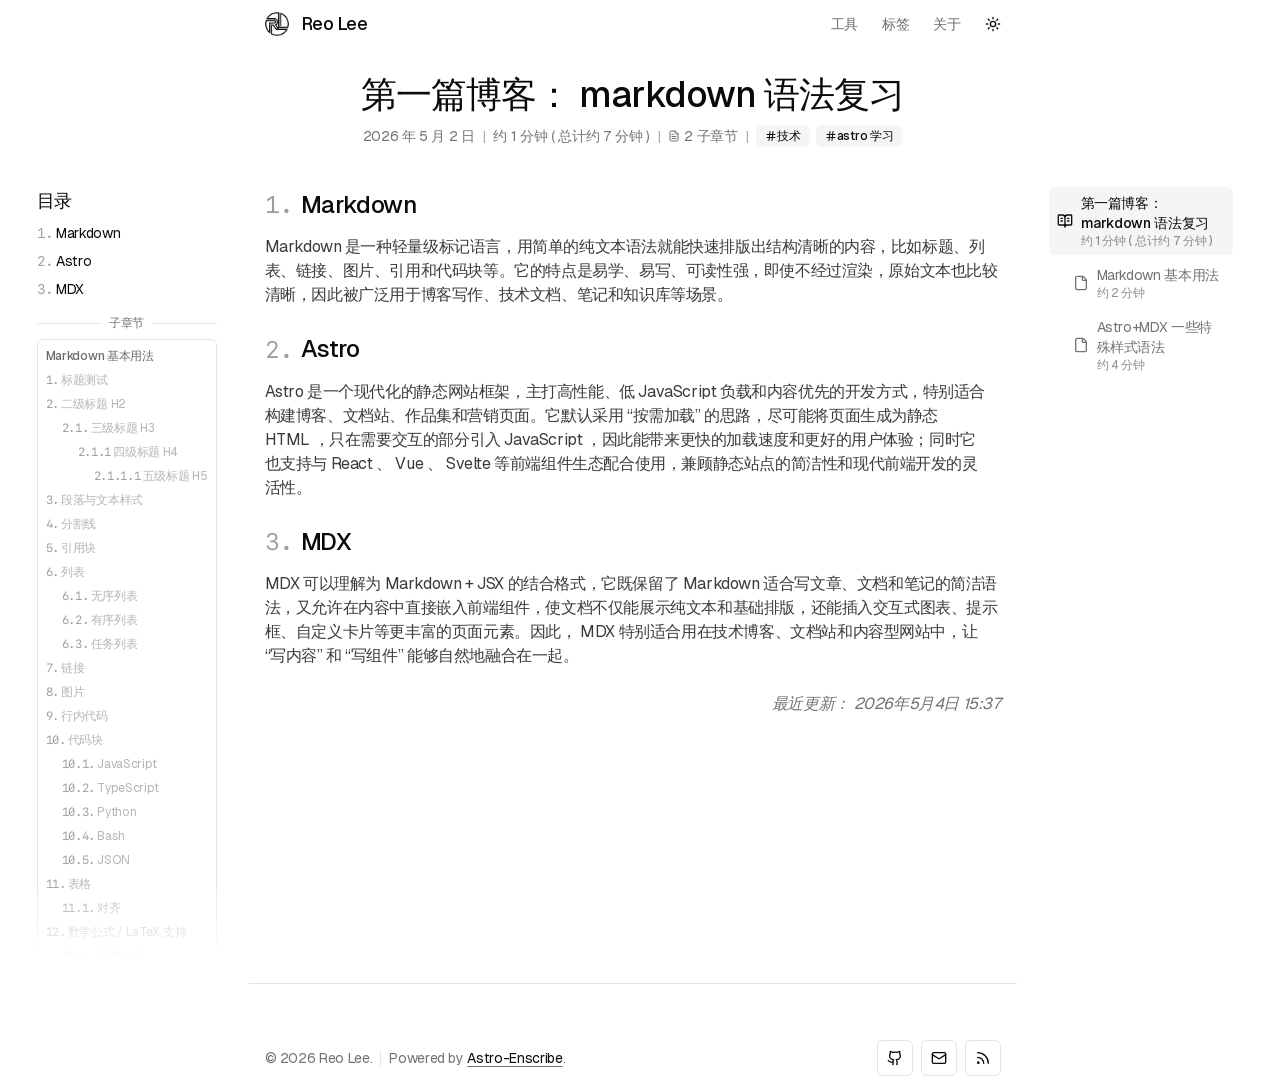
<file: blog/2026/05/first-post/index.html>
<!DOCTYPE html><html class="bg-background text-foreground scheme-light-dark" lang="zh-CN"> <head><meta charset="utf-8"><meta http-equiv="X-UA-Compatible" content="IE=edge"><meta name="viewport" content="width=device-width, initial-scale=1.0, user-scalable=yes"><meta name="generator" content="Astro v6.0.2"><meta name="HandheldFriendly" content="True"><meta name="mobile-web-app-capable" content="yes"><meta name="apple-mobile-web-app-capable" content="yes"><meta name="apple-mobile-web-app-status-bar-style" content="default"><meta name="format-detection" content="telephone=no,date=no,address=no,email=no,url=no"><meta name="theme-color" content="#121212" media="(prefers-color-scheme: dark)"><meta name="theme-color" content="#121212" media="(prefers-color-scheme: light)"><link rel="sitemap" href="/sitemap-index.xml"><link rel="manifest" href="/site.webmanifest"><link rel="alternate" type="application/rss+xml" title="Reo Lee" href="https://reolee.me/rss.xml"><!-- Prefer SVG favicons and provide a dark variant for dark OS/browser UI. --><link rel="icon" type="image/svg+xml" href="/favicon.svg" media="(prefers-color-scheme: light)"><link rel="icon" type="image/svg+xml" href="/favicon-dark.svg" media="(prefers-color-scheme: dark)"><link rel="icon" type="image/png" href="/favicon-96x96.png" sizes="96x96"><link rel="icon" type="image/x-icon" href="/favicon.ico"><link rel="shortcut icon" href="/favicon.ico"><meta name="apple-mobile-web-app-title" content="astro-erudite"><link rel="manifest" href="/site.webmanifest"><meta name="astro-view-transitions-enabled" content="true"><meta name="astro-view-transitions-fallback" content="animate"><script type="module" src="/_astro/ClientRouter.astro_astro_type_script_index_0_lang.DmQZLfuR.js"></script><title>第一篇博客：markdown语法复习 | Reo Lee</title><meta name="title" content="第一篇博客：markdown语法复习 | Reo Lee"><meta name="description" content="markdown基本语法以及astro框架支持的mdx特殊样式语法示例"><link rel="canonical" href="https://reolee.me"><meta property="og:title" content="第一篇博客：markdown语法复习"><meta property="og:description" content="markdown基本语法以及astro框架支持的mdx特殊样式语法示例"><meta property="og:image" content="https://reolee.me/static/1200x630.png"><meta property="og:image:alt" content="第一篇博客：markdown语法复习"><meta property="og:type" content="website"><meta property="og:locale" content="zh-CN"><meta property="og:site_name" content="Reo Lee"><meta property="og:url" content="https://reolee.me/blog/2026/05/first-post/"><meta property="og:author" content="Reo Lee"><meta name="twitter:title" content="第一篇博客：markdown语法复习"><meta name="twitter:description" content="markdown基本语法以及astro框架支持的mdx特殊样式语法示例"><meta property="twitter:image" content="https://reolee.me/static/1200x630.png"><meta name="twitter:image:alt" content="第一篇博客：markdown语法复习"><meta name="twitter:card" content="summary_large_image"><meta name="twitter:creator" content="Reo Lee"><meta property="article:tag" content="技术"><meta property="article:tag" content="astro学习"><link rel="stylesheet" href="/_astro/layout.peoONtPZ.css"></head><body class="flex h-fit min-h-screen flex-col gap-y-6 font-sans"> <header data-auto-hide-header class="bg-background/50 sticky top-0 z-50 divide-y backdrop-blur-sm xl:divide-none transform-gpu translate-y-0 opacity-100 transition-[translate,opacity] duration-200 ease-in-out motion-reduce:transition-none"> <div> <div class="mx-auto flex max-w-3xl items-center justify-between gap-4 px-4 py-3"> <a href="/" target="_self" class="transition-colors duration-300 ease-in-out flex shrink-0 items-center justify-center gap-3">   <img src="/_astro/logo.Pc_-MsJj_ZeCMrT.svg" alt="Logo" loading="lazy" decoding="async" width="1966" height="1989" class="size-5 sm:size-6 dark:invert"> <span class="hidden h-full text-lg leading-none font-medium min-[400px]:block">Reo Lee</span>  </a> <div class="flex items-center gap-4"> <nav class="flex items-center gap-4 text-sm sm:gap-6"> <a href="/tools" target="_self" class="inline-block duration-300 ease-in-out text-foreground/60 hover:text-foreground capitalize transition-colors"> 工具 </a><a href="/tags" target="_self" class="inline-block duration-300 ease-in-out text-foreground/60 hover:text-foreground capitalize transition-colors"> 标签 </a><a href="/about" target="_self" class="inline-block duration-300 ease-in-out text-foreground/60 hover:text-foreground capitalize transition-colors"> 关于 </a> </nav> <button data-slot="button" class="inline-flex items-center justify-center gap-2 whitespace-nowrap rounded-md text-sm font-medium transition-all disabled:pointer-events-none disabled:opacity-50 [&amp;_svg]:pointer-events-none [&amp;_svg:not([class*=&#x27;size-&#x27;])]:size-4 shrink-0 [&amp;_svg]:shrink-0 outline-none focus-visible:border-ring focus-visible:ring-ring/50 focus-visible:ring-[3px] aria-invalid:ring-destructive/20 dark:aria-invalid:ring-destructive/40 aria-invalid:border-destructive hover:bg-muted hover:text-foreground dark:hover:bg-muted/50 -my-2 -me-2 size-8" id="theme-toggle" title="切换主题"> <svg width="1em" height="1em" class="size-4 dark:hidden" data-icon="lucide:sun">   <symbol id="ai:lucide:sun" viewBox="0 0 24 24"><g fill="none" stroke="currentColor" stroke-linecap="round" stroke-linejoin="round" stroke-width="2"><circle cx="12" cy="12" r="4"/><path d="M12 2v2m0 16v2M4.93 4.93l1.41 1.41m11.32 11.32l1.41 1.41M2 12h2m16 0h2M6.34 17.66l-1.41 1.41M19.07 4.93l-1.41 1.41"/></g></symbol><use href="#ai:lucide:sun"></use>  </svg> <svg width="1em" height="1em" class="absolute hidden size-4 dark:block" data-icon="lucide:moon">   <symbol id="ai:lucide:moon" viewBox="0 0 24 24"><path fill="none" stroke="currentColor" stroke-linecap="round" stroke-linejoin="round" stroke-width="2" d="M20.985 12.486a9 9 0 1 1-9.473-9.472c.405-.022.617.46.402.803a6 6 0 0 0 8.268 8.268c.344-.215.825-.004.803.401"/></symbol><use href="#ai:lucide:moon"></use>  </svg> <span class="sr-only">切换主题</span> </button> <script data-astro-rerun>
  ;(() => {
    const theme = (() => {
      const stored = localStorage?.getItem('theme') ?? ''
      if (['dark', 'light'].includes(stored)) return stored
      return window.matchMedia('(prefers-color-scheme: dark)').matches
        ? 'dark'
        : 'light'
    })()

    document.documentElement.setAttribute('data-theme', theme)
    window.localStorage.setItem('theme', theme)
  })()
</script> <script type="module">function a(){const e=document.documentElement,n=e.getAttribute("data-theme")==="dark"?"light":"dark";e.classList.add("[&_*]:transition-none"),e.setAttribute("data-theme",n),window.getComputedStyle(e).getPropertyValue("opacity"),requestAnimationFrame(()=>{e.classList.remove("[&_*]:transition-none")}),localStorage.setItem("theme",n)}function o(){document.getElementById("theme-toggle")?.addEventListener("click",a)}o();document.addEventListener("astro:after-swap",()=>{const e=localStorage.getItem("theme")||"light",t=document.documentElement;t.classList.add("[&_*]:transition-none"),window.getComputedStyle(t).getPropertyValue("opacity"),t.setAttribute("data-theme",e),requestAnimationFrame(()=>{t.classList.remove("[&_*]:transition-none")}),o()});</script> </div> </div> </div> <div id="mobile-subposts-container" class="w-full xl:hidden"><details class="group"><summary class="flex w-full cursor-pointer items-center justify-between"><div class="mx-auto flex w-full max-w-3xl items-center px-4 py-3"><div class="relative mr-2 size-4"><svg width="1em" height="1em" viewBox="0 0 24 24" class="size-4 flex-shrink-0" aria-hidden="true" data-icon="lucide:book-open-text">   <use href="#ai:lucide:book-open-text"></use>  </svg></div><div class="flex flex-grow flex-col truncate text-sm"><span class="text-muted-foreground truncate">第一篇博客：markdown语法复习</span></div><span class="text-muted-foreground ml-2"><svg width="1em" height="1em" class="h-4 w-4 transition-transform duration-200 group-open:rotate-180" data-icon="lucide:chevron-down">   <symbol id="ai:lucide:chevron-down" viewBox="0 0 24 24"><path fill="none" stroke="currentColor" stroke-linecap="round" stroke-linejoin="round" stroke-width="2" d="m6 9l6 6l6-6"/></symbol><use href="#ai:lucide:chevron-down"></use>  </svg></span></div></summary><style>astro-island,astro-slot,astro-static-slot{display:contents}</style><script>(()=>{var e=async t=>{await(await t())()};(self.Astro||(self.Astro={})).load=e;window.dispatchEvent(new Event("astro:load"));})();</script><script>(()=>{var A=Object.defineProperty;var g=(i,o,a)=>o in i?A(i,o,{enumerable:!0,configurable:!0,writable:!0,value:a}):i[o]=a;var d=(i,o,a)=>g(i,typeof o!="symbol"?o+"":o,a);{let i={0:t=>m(t),1:t=>a(t),2:t=>new RegExp(t),3:t=>new Date(t),4:t=>new Map(a(t)),5:t=>new Set(a(t)),6:t=>BigInt(t),7:t=>new URL(t),8:t=>new Uint8Array(t),9:t=>new Uint16Array(t),10:t=>new Uint32Array(t),11:t=>Number.POSITIVE_INFINITY*t},o=t=>{let[l,e]=t;return l in i?i[l](e):void 0},a=t=>t.map(o),m=t=>typeof t!="object"||t===null?t:Object.fromEntries(Object.entries(t).map(([l,e])=>[l,o(e)]));class y extends HTMLElement{constructor(){super(...arguments);d(this,"Component");d(this,"hydrator");d(this,"hydrate",async()=>{var b;if(!this.hydrator||!this.isConnected)return;let e=(b=this.parentElement)==null?void 0:b.closest("astro-island[ssr]");if(e){e.addEventListener("astro:hydrate",this.hydrate,{once:!0});return}let c=this.querySelectorAll("astro-slot"),n={},h=this.querySelectorAll("template[data-astro-template]");for(let r of h){let s=r.closest(this.tagName);s!=null&&s.isSameNode(this)&&(n[r.getAttribute("data-astro-template")||"default"]=r.innerHTML,r.remove())}for(let r of c){let s=r.closest(this.tagName);s!=null&&s.isSameNode(this)&&(n[r.getAttribute("name")||"default"]=r.innerHTML)}let p;try{p=this.hasAttribute("props")?m(JSON.parse(this.getAttribute("props"))):{}}catch(r){let s=this.getAttribute("component-url")||"<unknown>",v=this.getAttribute("component-export");throw v&&(s+=` (export ${v})`),console.error(`[hydrate] Error parsing props for component ${s}`,this.getAttribute("props"),r),r}let u;await this.hydrator(this)(this.Component,p,n,{client:this.getAttribute("client")}),this.removeAttribute("ssr"),this.dispatchEvent(new CustomEvent("astro:hydrate"))});d(this,"unmount",()=>{this.isConnected||this.dispatchEvent(new CustomEvent("astro:unmount"))})}disconnectedCallback(){document.removeEventListener("astro:after-swap",this.unmount),document.addEventListener("astro:after-swap",this.unmount,{once:!0})}connectedCallback(){if(!this.hasAttribute("await-children")||document.readyState==="interactive"||document.readyState==="complete")this.childrenConnectedCallback();else{let e=()=>{document.removeEventListener("DOMContentLoaded",e),c.disconnect(),this.childrenConnectedCallback()},c=new MutationObserver(()=>{var n;((n=this.lastChild)==null?void 0:n.nodeType)===Node.COMMENT_NODE&&this.lastChild.nodeValue==="astro:end"&&(this.lastChild.remove(),e())});c.observe(this,{childList:!0}),document.addEventListener("DOMContentLoaded",e)}}async childrenConnectedCallback(){let e=this.getAttribute("before-hydration-url");e&&await import(e),this.start()}async start(){let e=JSON.parse(this.getAttribute("opts")),c=this.getAttribute("client");if(Astro[c]===void 0){window.addEventListener(`astro:${c}`,()=>this.start(),{once:!0});return}try{await Astro[c](async()=>{let n=this.getAttribute("renderer-url"),[h,{default:p}]=await Promise.all([import(this.getAttribute("component-url")),n?import(n):()=>()=>{}]),u=this.getAttribute("component-export")||"default";if(!u.includes("."))this.Component=h[u];else{this.Component=h;for(let f of u.split("."))this.Component=this.Component[f]}return this.hydrator=p,this.hydrate},e,this)}catch(n){console.error(`[astro-island] Error hydrating ${this.getAttribute("component-url")}`,n)}}attributeChangedCallback(){this.hydrate()}}d(y,"observedAttributes",["props"]),customElements.get("astro-island")||customElements.define("astro-island",y)}})();</script><astro-island uid="Z1VUOQV" prefix="r12" component-url="/_astro/scroll-area.v3fFXUKf.js" component-export="ScrollArea" renderer-url="/_astro/client.CvK2Ro-4.js" props="{&quot;className&quot;:[0,&quot;mx-auto max-w-3xl&quot;],&quot;data-subposts-header-scroll&quot;:[0,true]}" ssr client="load" opts="{&quot;name&quot;:&quot;ScrollArea&quot;,&quot;value&quot;:true}" await-children><div dir="ltr" data-slot="scroll-area" class="relative mx-auto max-w-3xl" data-subposts-header-scroll="true" style="position:relative;--radix-scroll-area-corner-width:0px;--radix-scroll-area-corner-height:0px"><style>[data-radix-scroll-area-viewport]{scrollbar-width:none;-ms-overflow-style:none;-webkit-overflow-scrolling:touch;}[data-radix-scroll-area-viewport]::-webkit-scrollbar{display:none}</style><div data-radix-scroll-area-viewport="" data-slot="scroll-area-viewport" class="ring-ring/10 dark:ring-ring/20 dark:outline-ring/40 outline-ring/50 size-full rounded-[inherit] transition-[color,box-shadow] focus-visible:ring-4 focus-visible:outline-1" style="overflow-x:hidden;overflow-y:hidden"><div style="min-width:100%;display:table"><astro-slot><div class="max-h-[30vh]"><ul class="flex list-none flex-col gap-y-1 px-4 pb-4"><li><div class="text-foreground bg-muted mobile-subposts-active-item flex items-center gap-2 rounded-md px-2 py-1.5 text-sm font-medium"><svg width="1em" height="1em" viewBox="0 0 24 24" class="size-4 flex-shrink-0" aria-hidden="true" data-icon="lucide:book-open-text">   <use href="#ai:lucide:book-open-text"></use>  </svg><div class="flex flex-col"><span class="line-clamp-2">第一篇博客：markdown语法复习</span><span class="text-muted-foreground/80 text-xs">约1分钟<span> 
(总计约7分钟)
</span></span></div></div></li><div class="ml-4 space-y-1"><a href="/blog/2026/05/first-post/md-basic-syntax" class="mobile-subposts-link hover:text-foreground text-muted-foreground hover:bg-muted/50 flex items-center gap-2 rounded-md px-2 py-1.5 text-sm transition-colors"><svg width="1em" height="1em" viewBox="0 0 24 24" class="size-4 flex-shrink-0" aria-hidden="true" data-icon="lucide:file">   <use href="#ai:lucide:file"></use>  </svg><div class="flex flex-col"><span class="line-clamp-2">Markdown基本用法</span><span class="text-muted-foreground/80 hover:text-foreground/80 text-xs">约2分钟</span></div></a><a href="/blog/2026/05/first-post/mdx-spec-syntax" class="mobile-subposts-link hover:text-foreground text-muted-foreground hover:bg-muted/50 flex items-center gap-2 rounded-md px-2 py-1.5 text-sm transition-colors"><svg width="1em" height="1em" viewBox="0 0 24 24" class="size-4 flex-shrink-0" aria-hidden="true" data-icon="lucide:file">   <use href="#ai:lucide:file"></use>  </svg><div class="flex flex-col"><span class="line-clamp-2">Astro+MDX一些特殊样式语法</span><span class="text-muted-foreground/80 hover:text-foreground/80 text-xs">约4分钟</span></div></a></div></ul></div></astro-slot></div></div></div><!--astro:end--></astro-island></details></div><script type="module">class m{scrollArea=null;detailsElement=null;headerScrollArea=null;reset(){this.scrollArea=null,this.detailsElement=null,this.headerScrollArea=null}}const e=new m;class i{static update(){if(!e.scrollArea||!e.headerScrollArea)return;const{scrollTop:t,scrollHeight:l,clientHeight:r}=e.scrollArea,s=5,a=t<=s,c=t>=l-r-s;e.headerScrollArea.classList.toggle("mask-t-from-80%",!a),e.headerScrollArea.classList.toggle("mask-b-from-80%",!c)}}class n{static toActive(){if(!e.scrollArea)return;const t=e.scrollArea.querySelector(".mobile-subposts-active-item");if(!t)return;const{top:l,height:r}=e.scrollArea.getBoundingClientRect(),{top:s,height:a}=t.getBoundingClientRect(),c=s-l+e.scrollArea.scrollTop,u=Math.max(0,Math.min(c-(r-a)/2,e.scrollArea.scrollHeight-e.scrollArea.clientHeight));e.scrollArea.scrollTop=u}static setupInteraction(){const t=document.getElementById("mobile-subposts-container");if(!t)return;e.scrollArea=t.querySelector("[data-radix-scroll-area-viewport]"),e.detailsElement=t.querySelector("details"),e.headerScrollArea=t.querySelector("[data-subposts-header-scroll]");const l=t.querySelectorAll(".mobile-subposts-link");e.scrollArea&&e.scrollArea.addEventListener("scroll",i.update,{passive:!0}),e.detailsElement&&e.detailsElement.addEventListener("toggle",()=>{e.detailsElement?.open&&requestAnimationFrame(()=>{n.toActive(),setTimeout(i.update,100)})}),l.forEach(r=>{r.addEventListener("click",()=>{e.detailsElement&&(e.detailsElement.open=!1)})})}}class o{static init(){e.reset(),n.setupInteraction()}static cleanup(){e.scrollArea&&e.scrollArea.removeEventListener("scroll",i.update),e.reset()}}document.addEventListener("astro:page-load",()=>o.init());document.addEventListener("astro:after-swap",()=>{o.cleanup(),o.init()});document.addEventListener("astro:before-swap",()=>o.cleanup());</script> <div id="mobile-toc-container" class="w-full xl:hidden"><details class="group"><summary class="flex w-full cursor-pointer items-center justify-between"><div class="mx-auto flex w-full max-w-3xl items-center px-4 py-3"><div class="relative mr-2 size-4"><svg class="h-4 w-4" viewBox="0 0 24 24"><circle class="text-primary/20" cx="12" cy="12" r="10" fill="none" stroke="currentColor" stroke-width="2"></circle><circle id="mobile-toc-progress-circle" class="text-primary" cx="12" cy="12" r="10" fill="none" stroke="currentColor" stroke-width="2" stroke-dasharray="62.83" stroke-dashoffset="62.83" transform="rotate(-90 12 12)"></circle></svg></div><span id="mobile-toc-current-section" class="text-muted-foreground flex-grow truncate text-sm">
概览
</span><span class="text-muted-foreground ml-2"><svg width="1em" height="1em" viewBox="0 0 24 24" class="h-4 w-4 transition-transform duration-200 group-open:rotate-180" data-icon="lucide:chevron-down">   <use href="#ai:lucide:chevron-down"></use>  </svg></span></div></summary><astro-island uid="Z1mRoUb" prefix="r10" component-url="/_astro/scroll-area.v3fFXUKf.js" component-export="ScrollArea" renderer-url="/_astro/client.CvK2Ro-4.js" props="{&quot;className&quot;:[0,&quot;mx-auto max-w-3xl&quot;],&quot;data-toc-header-scroll&quot;:[0,true]}" ssr client="load" opts="{&quot;name&quot;:&quot;ScrollArea&quot;,&quot;value&quot;:true}" await-children><div dir="ltr" data-slot="scroll-area" class="relative mx-auto max-w-3xl" data-toc-header-scroll="true" style="position:relative;--radix-scroll-area-corner-width:0px;--radix-scroll-area-corner-height:0px"><style>[data-radix-scroll-area-viewport]{scrollbar-width:none;-ms-overflow-style:none;-webkit-overflow-scrolling:touch;}[data-radix-scroll-area-viewport]::-webkit-scrollbar{display:none}</style><div data-radix-scroll-area-viewport="" data-slot="scroll-area-viewport" class="ring-ring/10 dark:ring-ring/20 dark:outline-ring/40 outline-ring/50 size-full rounded-[inherit] transition-[color,box-shadow] focus-visible:ring-4 focus-visible:outline-1" style="overflow-x:hidden;overflow-y:hidden"><div style="min-width:100%;display:table"><astro-slot><div class="max-h-[30vh]"><ul class="flex list-none flex-col gap-y-2 px-4 pb-4" id="mobile-table-of-contents"><li class="px-4 text-sm text-foreground/60"><a href="#markdown" class="mobile-toc-item underline decoration-transparent underline-offset-[3px] transition-colors duration-200 hover:decoration-inherit" data-heading-id="markdown"><span class="heading-number">1.</span>Markdown</a></li><li class="px-4 text-sm text-foreground/60"><a href="#astro" class="mobile-toc-item underline decoration-transparent underline-offset-[3px] transition-colors duration-200 hover:decoration-inherit" data-heading-id="astro"><span class="heading-number">2.</span>Astro</a></li><li class="px-4 text-sm text-foreground/60"><a href="#mdx" class="mobile-toc-item underline decoration-transparent underline-offset-[3px] transition-colors duration-200 hover:decoration-inherit" data-heading-id="mdx"><span class="heading-number">3.</span>MDX</a></li></ul></div></astro-slot></div></div></div><!--astro:end--></astro-island></details></div><script type="module" src="/_astro/toc-header.astro_astro_type_script_index_0_lang.C9BpfGzP.js"></script> </header> <main class="w-full mx-auto flex grow flex-col gap-y-6 px-4">   <section class="grid grid-cols-[minmax(0px,1fr)_min(calc(var(--breakpoint-md)-2rem),100%)_minmax(0px,1fr)] gap-y-6">  <section class="col-start-2 flex flex-col gap-y-6 text-center"> <div class="flex flex-col"> <h1 class="mb-2 scroll-mt-31 text-3xl leading-tight font-medium sm:text-4xl" id="post-title"> 第一篇博客：markdown语法复习 </h1> <div class="text-muted-foreground mb-4 w-full overflow-x-auto text-xs sm:text-sm [-webkit-overflow-scrolling:touch] [touch-action:pan-x]"> <div class="mx-auto inline-flex min-w-max items-center justify-center gap-x-2 whitespace-nowrap px-2"> <span>2026年5月2日</span> <span class="opacity-60">|</span> <span> 约1分钟 <span class="text-muted-foreground">  
(总计约7分钟)
</span> </span>  <span class="opacity-60">|</span> <span class="inline-flex items-center gap-1"> <svg width="1em" height="1em" class="size-3" data-icon="lucide:file-text">   <symbol id="ai:lucide:file-text" viewBox="0 0 24 24"><g fill="none" stroke="currentColor" stroke-linecap="round" stroke-linejoin="round" stroke-width="2"><path d="M6 22a2 2 0 0 1-2-2V4a2 2 0 0 1 2-2h8a2.4 2.4 0 0 1 1.704.706l3.588 3.588A2.4 2.4 0 0 1 20 8v12a2 2 0 0 1-2 2z"/><path d="M14 2v5a1 1 0 0 0 1 1h5M10 9H8m8 4H8m8 4H8"/></g></symbol><use href="#ai:lucide:file-text"></use>  </svg> 2 子章节
</span>   <span class="opacity-60">|</span> <span class="inline-flex items-center gap-1.5"> <a href="/tags/技术" class="inline-flex items-center justify-center rounded-md border px-2 py-0.5 text-xs font-medium w-fit whitespace-nowrap shrink-0 [&#38;>svg]:size-3 gap-1 [&#38;>svg]:pointer-events-none focus-visible:border-ring focus-visible:ring-ring/50 focus-visible:ring-[3px] aria-invalid:ring-destructive/20 dark:aria-invalid:ring-destructive/40 aria-invalid:border-destructive transition-[color,box-shadow] overflow-hidden border-transparent bg-muted text-foreground [a&#38;]:hover:bg-muted/90 inline-flex items-center !gap-0 bg-muted"> <svg width="1em" height="1em" class="size-3" data-icon="lucide:hash">   <symbol id="ai:lucide:hash" viewBox="0 0 24 24"><path fill="none" stroke="currentColor" stroke-linecap="round" stroke-linejoin="round" stroke-width="2" d="M4 9h16M4 15h16M10 3L8 21m8-18l-2 18"/></symbol><use href="#ai:lucide:hash"></use>  </svg> 技术 </a><a href="/tags/astro学习" class="inline-flex items-center justify-center rounded-md border px-2 py-0.5 text-xs font-medium w-fit whitespace-nowrap shrink-0 [&#38;>svg]:size-3 gap-1 [&#38;>svg]:pointer-events-none focus-visible:border-ring focus-visible:ring-ring/50 focus-visible:ring-[3px] aria-invalid:ring-destructive/20 dark:aria-invalid:ring-destructive/40 aria-invalid:border-destructive transition-[color,box-shadow] overflow-hidden border-transparent bg-muted text-foreground [a&#38;]:hover:bg-muted/90 inline-flex items-center !gap-0 bg-muted"> <svg width="1em" height="1em" viewBox="0 0 24 24" class="size-3" data-icon="lucide:hash">   <use href="#ai:lucide:hash"></use>  </svg> astro学习 </a> </span>  </div> </div> </div> </section> <div id="toc-sidebar-container" class="sticky top-20 col-start-1 row-span-1 mr-8 ml-auto hidden max-h-[calc(100vh-5rem)] max-w-md overflow-hidden xl:block"><astro-island uid="Z22nnD3" prefix="r13" component-url="/_astro/scroll-area.v3fFXUKf.js" component-export="ScrollArea" renderer-url="/_astro/client.CvK2Ro-4.js" props="{&quot;className&quot;:[0,&quot;flex max-h-[calc(100vh-8rem)] flex-col overflow-y-auto&quot;],&quot;type&quot;:[0,&quot;hover&quot;],&quot;data-toc-scroll-area&quot;:[0,true]}" ssr client="load" opts="{&quot;name&quot;:&quot;ScrollArea&quot;,&quot;value&quot;:true}" await-children><div dir="ltr" data-slot="scroll-area" class="relative flex max-h-[calc(100vh-8rem)] flex-col overflow-y-auto" data-toc-scroll-area="true" style="position:relative;--radix-scroll-area-corner-width:0px;--radix-scroll-area-corner-height:0px"><style>[data-radix-scroll-area-viewport]{scrollbar-width:none;-ms-overflow-style:none;-webkit-overflow-scrolling:touch;}[data-radix-scroll-area-viewport]::-webkit-scrollbar{display:none}</style><div data-radix-scroll-area-viewport="" data-slot="scroll-area-viewport" class="ring-ring/10 dark:ring-ring/20 dark:outline-ring/40 outline-ring/50 size-full rounded-[inherit] transition-[color,box-shadow] focus-visible:ring-4 focus-visible:outline-1" style="overflow-x:hidden;overflow-y:hidden"><div style="min-width:100%;display:table"><astro-slot><div class="flex flex-col gap-2 px-4"><span class="text-lg font-medium">目录</span><ul class="flex list-none flex-col gap-y-2"><li class="text-sm text-foreground/60"><a href="#markdown" class="marker:text-foreground/30 list-none underline decoration-transparent underline-offset-[3px] transition-colors duration-200 hover:decoration-inherit" data-heading-link="markdown"><span class="heading-number">1.</span>Markdown</a></li><li class="text-sm text-foreground/60"><a href="#astro" class="marker:text-foreground/30 list-none underline decoration-transparent underline-offset-[3px] transition-colors duration-200 hover:decoration-inherit" data-heading-link="astro"><span class="heading-number">2.</span>Astro</a></li><li class="text-sm text-foreground/60"><a href="#mdx" class="marker:text-foreground/30 list-none underline decoration-transparent underline-offset-[3px] transition-colors duration-200 hover:decoration-inherit" data-heading-link="mdx"><span class="heading-number">3.</span>MDX</a></li></ul><div class="mt-2 flex items-center gap-2"><div class="bg-border h-px flex-1"></div><span class="text-muted-foreground text-xs font-medium">
子章节
</span><div class="bg-border h-px flex-1"></div></div><div class="rounded-md border p-2"><ul class="flex list-none flex-col gap-y-2"><li class="text-xs font-medium text-foreground/60"><a href="/blog/2026/05/first-post/md-basic-syntax" class="marker:text-foreground/30 list-none underline decoration-transparent underline-offset-[3px] transition-colors duration-200 hover:decoration-inherit" data-heading-link="2026/05/first-post/md-basic-syntax-top">Markdown基本用法</a></li><li class="text-xs text-foreground/30"><a href="/blog/2026/05/first-post/md-basic-syntax#标题测试" class="marker:text-foreground/30 hover:text-foreground/60 list-none underline decoration-transparent underline-offset-[3px] transition-colors duration-200 hover:decoration-inherit" data-heading-link="2026/05/first-post/md-basic-syntax-标题测试"><span class="heading-number">1.</span>标题测试</a></li><li class="text-xs text-foreground/30"><a href="/blog/2026/05/first-post/md-basic-syntax#二级标题-h2" class="marker:text-foreground/30 hover:text-foreground/60 list-none underline decoration-transparent underline-offset-[3px] transition-colors duration-200 hover:decoration-inherit" data-heading-link="2026/05/first-post/md-basic-syntax-二级标题-h2"><span class="heading-number">2.</span>二级标题 H2</a></li><li class="text-xs ml-4 text-foreground/30"><a href="/blog/2026/05/first-post/md-basic-syntax#三级标题-h3" class="marker:text-foreground/30 hover:text-foreground/60 list-none underline decoration-transparent underline-offset-[3px] transition-colors duration-200 hover:decoration-inherit" data-heading-link="2026/05/first-post/md-basic-syntax-三级标题-h3"><span class="heading-number">2.1.</span>三级标题 H3</a></li><li class="text-xs ml-8 text-foreground/30"><a href="/blog/2026/05/first-post/md-basic-syntax#四级标题-h4" class="marker:text-foreground/30 hover:text-foreground/60 list-none underline decoration-transparent underline-offset-[3px] transition-colors duration-200 hover:decoration-inherit" data-heading-link="2026/05/first-post/md-basic-syntax-四级标题-h4"><span class="heading-number">2.1.1</span>四级标题 H4</a></li><li class="text-xs ml-12 text-foreground/30"><a href="/blog/2026/05/first-post/md-basic-syntax#五级标题-h5" class="marker:text-foreground/30 hover:text-foreground/60 list-none underline decoration-transparent underline-offset-[3px] transition-colors duration-200 hover:decoration-inherit" data-heading-link="2026/05/first-post/md-basic-syntax-五级标题-h5"><span class="heading-number">2.1.1.1</span>五级标题 H5</a></li><li class="text-xs text-foreground/30"><a href="/blog/2026/05/first-post/md-basic-syntax#段落与文本样式" class="marker:text-foreground/30 hover:text-foreground/60 list-none underline decoration-transparent underline-offset-[3px] transition-colors duration-200 hover:decoration-inherit" data-heading-link="2026/05/first-post/md-basic-syntax-段落与文本样式"><span class="heading-number">3.</span>段落与文本样式</a></li><li class="text-xs text-foreground/30"><a href="/blog/2026/05/first-post/md-basic-syntax#分割线" class="marker:text-foreground/30 hover:text-foreground/60 list-none underline decoration-transparent underline-offset-[3px] transition-colors duration-200 hover:decoration-inherit" data-heading-link="2026/05/first-post/md-basic-syntax-分割线"><span class="heading-number">4.</span>分割线</a></li><li class="text-xs text-foreground/30"><a href="/blog/2026/05/first-post/md-basic-syntax#引用块" class="marker:text-foreground/30 hover:text-foreground/60 list-none underline decoration-transparent underline-offset-[3px] transition-colors duration-200 hover:decoration-inherit" data-heading-link="2026/05/first-post/md-basic-syntax-引用块"><span class="heading-number">5.</span>引用块</a></li><li class="text-xs text-foreground/30"><a href="/blog/2026/05/first-post/md-basic-syntax#列表" class="marker:text-foreground/30 hover:text-foreground/60 list-none underline decoration-transparent underline-offset-[3px] transition-colors duration-200 hover:decoration-inherit" data-heading-link="2026/05/first-post/md-basic-syntax-列表"><span class="heading-number">6.</span>列表</a></li><li class="text-xs ml-4 text-foreground/30"><a href="/blog/2026/05/first-post/md-basic-syntax#无序列表" class="marker:text-foreground/30 hover:text-foreground/60 list-none underline decoration-transparent underline-offset-[3px] transition-colors duration-200 hover:decoration-inherit" data-heading-link="2026/05/first-post/md-basic-syntax-无序列表"><span class="heading-number">6.1.</span>无序列表</a></li><li class="text-xs ml-4 text-foreground/30"><a href="/blog/2026/05/first-post/md-basic-syntax#有序列表" class="marker:text-foreground/30 hover:text-foreground/60 list-none underline decoration-transparent underline-offset-[3px] transition-colors duration-200 hover:decoration-inherit" data-heading-link="2026/05/first-post/md-basic-syntax-有序列表"><span class="heading-number">6.2.</span>有序列表</a></li><li class="text-xs ml-4 text-foreground/30"><a href="/blog/2026/05/first-post/md-basic-syntax#任务列表" class="marker:text-foreground/30 hover:text-foreground/60 list-none underline decoration-transparent underline-offset-[3px] transition-colors duration-200 hover:decoration-inherit" data-heading-link="2026/05/first-post/md-basic-syntax-任务列表"><span class="heading-number">6.3.</span>任务列表</a></li><li class="text-xs text-foreground/30"><a href="/blog/2026/05/first-post/md-basic-syntax#链接" class="marker:text-foreground/30 hover:text-foreground/60 list-none underline decoration-transparent underline-offset-[3px] transition-colors duration-200 hover:decoration-inherit" data-heading-link="2026/05/first-post/md-basic-syntax-链接"><span class="heading-number">7.</span>链接</a></li><li class="text-xs text-foreground/30"><a href="/blog/2026/05/first-post/md-basic-syntax#图片" class="marker:text-foreground/30 hover:text-foreground/60 list-none underline decoration-transparent underline-offset-[3px] transition-colors duration-200 hover:decoration-inherit" data-heading-link="2026/05/first-post/md-basic-syntax-图片"><span class="heading-number">8.</span>图片</a></li><li class="text-xs text-foreground/30"><a href="/blog/2026/05/first-post/md-basic-syntax#行内代码" class="marker:text-foreground/30 hover:text-foreground/60 list-none underline decoration-transparent underline-offset-[3px] transition-colors duration-200 hover:decoration-inherit" data-heading-link="2026/05/first-post/md-basic-syntax-行内代码"><span class="heading-number">9.</span>行内代码</a></li><li class="text-xs text-foreground/30"><a href="/blog/2026/05/first-post/md-basic-syntax#代码块" class="marker:text-foreground/30 hover:text-foreground/60 list-none underline decoration-transparent underline-offset-[3px] transition-colors duration-200 hover:decoration-inherit" data-heading-link="2026/05/first-post/md-basic-syntax-代码块"><span class="heading-number">10.</span>代码块</a></li><li class="text-xs ml-4 text-foreground/30"><a href="/blog/2026/05/first-post/md-basic-syntax#javascript" class="marker:text-foreground/30 hover:text-foreground/60 list-none underline decoration-transparent underline-offset-[3px] transition-colors duration-200 hover:decoration-inherit" data-heading-link="2026/05/first-post/md-basic-syntax-javascript"><span class="heading-number">10.1.</span>JavaScript</a></li><li class="text-xs ml-4 text-foreground/30"><a href="/blog/2026/05/first-post/md-basic-syntax#typescript" class="marker:text-foreground/30 hover:text-foreground/60 list-none underline decoration-transparent underline-offset-[3px] transition-colors duration-200 hover:decoration-inherit" data-heading-link="2026/05/first-post/md-basic-syntax-typescript"><span class="heading-number">10.2.</span>TypeScript</a></li><li class="text-xs ml-4 text-foreground/30"><a href="/blog/2026/05/first-post/md-basic-syntax#python" class="marker:text-foreground/30 hover:text-foreground/60 list-none underline decoration-transparent underline-offset-[3px] transition-colors duration-200 hover:decoration-inherit" data-heading-link="2026/05/first-post/md-basic-syntax-python"><span class="heading-number">10.3.</span>Python</a></li><li class="text-xs ml-4 text-foreground/30"><a href="/blog/2026/05/first-post/md-basic-syntax#bash" class="marker:text-foreground/30 hover:text-foreground/60 list-none underline decoration-transparent underline-offset-[3px] transition-colors duration-200 hover:decoration-inherit" data-heading-link="2026/05/first-post/md-basic-syntax-bash"><span class="heading-number">10.4.</span>Bash</a></li><li class="text-xs ml-4 text-foreground/30"><a href="/blog/2026/05/first-post/md-basic-syntax#json" class="marker:text-foreground/30 hover:text-foreground/60 list-none underline decoration-transparent underline-offset-[3px] transition-colors duration-200 hover:decoration-inherit" data-heading-link="2026/05/first-post/md-basic-syntax-json"><span class="heading-number">10.5.</span>JSON</a></li><li class="text-xs text-foreground/30"><a href="/blog/2026/05/first-post/md-basic-syntax#表格" class="marker:text-foreground/30 hover:text-foreground/60 list-none underline decoration-transparent underline-offset-[3px] transition-colors duration-200 hover:decoration-inherit" data-heading-link="2026/05/first-post/md-basic-syntax-表格"><span class="heading-number">11.</span>表格</a></li><li class="text-xs ml-4 text-foreground/30"><a href="/blog/2026/05/first-post/md-basic-syntax#对齐" class="marker:text-foreground/30 hover:text-foreground/60 list-none underline decoration-transparent underline-offset-[3px] transition-colors duration-200 hover:decoration-inherit" data-heading-link="2026/05/first-post/md-basic-syntax-对齐"><span class="heading-number">11.1.</span>对齐</a></li><li class="text-xs text-foreground/30"><a href="/blog/2026/05/first-post/md-basic-syntax#数学公式--latex-支持" class="marker:text-foreground/30 hover:text-foreground/60 list-none underline decoration-transparent underline-offset-[3px] transition-colors duration-200 hover:decoration-inherit" data-heading-link="2026/05/first-post/md-basic-syntax-数学公式--latex-支持"><span class="heading-number">12.</span>数学公式 / LaTeX 支持</a></li><li class="text-xs ml-4 text-foreground/30"><a href="/blog/2026/05/first-post/md-basic-syntax#行内公式" class="marker:text-foreground/30 hover:text-foreground/60 list-none underline decoration-transparent underline-offset-[3px] transition-colors duration-200 hover:decoration-inherit" data-heading-link="2026/05/first-post/md-basic-syntax-行内公式"><span class="heading-number">12.1.</span>行内公式</a></li><li class="text-xs ml-4 text-foreground/30"><a href="/blog/2026/05/first-post/md-basic-syntax#块级公式" class="marker:text-foreground/30 hover:text-foreground/60 list-none underline decoration-transparent underline-offset-[3px] transition-colors duration-200 hover:decoration-inherit" data-heading-link="2026/05/first-post/md-basic-syntax-块级公式"><span class="heading-number">12.2.</span>块级公式</a></li><li class="text-xs text-foreground/30"><a href="/blog/2026/05/first-post/md-basic-syntax#脚注" class="marker:text-foreground/30 hover:text-foreground/60 list-none underline decoration-transparent underline-offset-[3px] transition-colors duration-200 hover:decoration-inherit" data-heading-link="2026/05/first-post/md-basic-syntax-脚注"><span class="heading-number">13.</span>脚注</a></li><li class="text-xs text-foreground/30"><a href="/blog/2026/05/first-post/md-basic-syntax#折叠块" class="marker:text-foreground/30 hover:text-foreground/60 list-none underline decoration-transparent underline-offset-[3px] transition-colors duration-200 hover:decoration-inherit" data-heading-link="2026/05/first-post/md-basic-syntax-折叠块"><span class="heading-number">14.</span>折叠块</a></li><li class="text-xs text-foreground/30"><a href="/blog/2026/05/first-post/md-basic-syntax#html-混排" class="marker:text-foreground/30 hover:text-foreground/60 list-none underline decoration-transparent underline-offset-[3px] transition-colors duration-200 hover:decoration-inherit" data-heading-link="2026/05/first-post/md-basic-syntax-html-混排"><span class="heading-number">15.</span>HTML 混排</a></li><li class="text-xs text-foreground/30"><a href="/blog/2026/05/first-post/md-basic-syntax#特殊字符" class="marker:text-foreground/30 hover:text-foreground/60 list-none underline decoration-transparent underline-offset-[3px] transition-colors duration-200 hover:decoration-inherit" data-heading-link="2026/05/first-post/md-basic-syntax-特殊字符"><span class="heading-number">16.</span>特殊字符</a></li><li class="text-xs text-foreground/30"><a href="/blog/2026/05/first-post/md-basic-syntax#长段落阅读" class="marker:text-foreground/30 hover:text-foreground/60 list-none underline decoration-transparent underline-offset-[3px] transition-colors duration-200 hover:decoration-inherit" data-heading-link="2026/05/first-post/md-basic-syntax-长段落阅读"><span class="heading-number">17.</span>长段落阅读</a></li><li class="text-xs text-foreground/30"><a href="/blog/2026/05/first-post/md-basic-syntax#引用--列表--代码混合" class="marker:text-foreground/30 hover:text-foreground/60 list-none underline decoration-transparent underline-offset-[3px] transition-colors duration-200 hover:decoration-inherit" data-heading-link="2026/05/first-post/md-basic-syntax-引用--列表--代码混合"><span class="heading-number">18.</span>引用 + 列表 + 代码混合</a></li></ul></div><div class="rounded-md border p-2"><ul class="flex list-none flex-col gap-y-2"><li class="text-xs font-medium text-foreground/60"><a href="/blog/2026/05/first-post/mdx-spec-syntax" class="marker:text-foreground/30 list-none underline decoration-transparent underline-offset-[3px] transition-colors duration-200 hover:decoration-inherit" data-heading-link="2026/05/first-post/mdx-spec-syntax-top">Astro+MDX一些特殊样式语法</a></li><li class="text-xs text-foreground/30"><a href="/blog/2026/05/first-post/mdx-spec-syntax#特殊代码块" class="marker:text-foreground/30 hover:text-foreground/60 list-none underline decoration-transparent underline-offset-[3px] transition-colors duration-200 hover:decoration-inherit" data-heading-link="2026/05/first-post/mdx-spec-syntax-特殊代码块"><span class="heading-number">1.</span>特殊代码块</a></li><li class="text-xs ml-4 text-foreground/30"><a href="/blog/2026/05/first-post/mdx-spec-syntax#代码高亮" class="marker:text-foreground/30 hover:text-foreground/60 list-none underline decoration-transparent underline-offset-[3px] transition-colors duration-200 hover:decoration-inherit" data-heading-link="2026/05/first-post/mdx-spec-syntax-代码高亮"><span class="heading-number">1.1.</span>代码高亮</a></li><li class="text-xs ml-4 text-foreground/30"><a href="/blog/2026/05/first-post/mdx-spec-syntax#行号标记" class="marker:text-foreground/30 hover:text-foreground/60 list-none underline decoration-transparent underline-offset-[3px] transition-colors duration-200 hover:decoration-inherit" data-heading-link="2026/05/first-post/mdx-spec-syntax-行号标记"><span class="heading-number">1.2.</span>行号标记</a></li><li class="text-xs ml-4 text-foreground/30"><a href="/blog/2026/05/first-post/mdx-spec-syntax#高亮标记代码块内文本" class="marker:text-foreground/30 hover:text-foreground/60 list-none underline decoration-transparent underline-offset-[3px] transition-colors duration-200 hover:decoration-inherit" data-heading-link="2026/05/first-post/mdx-spec-syntax-高亮标记代码块内文本"><span class="heading-number">1.3.</span>高亮标记代码块内文本</a></li><li class="text-xs text-foreground/30"><a href="/blog/2026/05/first-post/mdx-spec-syntax#图片配置" class="marker:text-foreground/30 hover:text-foreground/60 list-none underline decoration-transparent underline-offset-[3px] transition-colors duration-200 hover:decoration-inherit" data-heading-link="2026/05/first-post/mdx-spec-syntax-图片配置"><span class="heading-number">2.</span>图片配置</a></li><li class="text-xs ml-4 text-foreground/30"><a href="/blog/2026/05/first-post/mdx-spec-syntax#图片加标题" class="marker:text-foreground/30 hover:text-foreground/60 list-none underline decoration-transparent underline-offset-[3px] transition-colors duration-200 hover:decoration-inherit" data-heading-link="2026/05/first-post/mdx-spec-syntax-图片加标题"><span class="heading-number">2.1.</span>图片加标题</a></li><li class="text-xs ml-4 text-foreground/30"><a href="/blog/2026/05/first-post/mdx-spec-syntax#图片大小配置" class="marker:text-foreground/30 hover:text-foreground/60 list-none underline decoration-transparent underline-offset-[3px] transition-colors duration-200 hover:decoration-inherit" data-heading-link="2026/05/first-post/mdx-spec-syntax-图片大小配置"><span class="heading-number">2.2.</span>图片大小配置</a></li><li class="text-xs ml-4 text-foreground/30"><a href="/blog/2026/05/first-post/mdx-spec-syntax#图片并排显示" class="marker:text-foreground/30 hover:text-foreground/60 list-none underline decoration-transparent underline-offset-[3px] transition-colors duration-200 hover:decoration-inherit" data-heading-link="2026/05/first-post/mdx-spec-syntax-图片并排显示"><span class="heading-number">2.3.</span>图片并排显示</a></li><li class="text-xs ml-4 text-foreground/30"><a href="/blog/2026/05/first-post/mdx-spec-syntax#图片代码并排显示" class="marker:text-foreground/30 hover:text-foreground/60 list-none underline decoration-transparent underline-offset-[3px] transition-colors duration-200 hover:decoration-inherit" data-heading-link="2026/05/first-post/mdx-spec-syntax-图片代码并排显示"><span class="heading-number">2.4.</span>图片代码并排显示</a></li><li class="text-xs text-foreground/30"><a href="/blog/2026/05/first-post/mdx-spec-syntax#标注卡片" class="marker:text-foreground/30 hover:text-foreground/60 list-none underline decoration-transparent underline-offset-[3px] transition-colors duration-200 hover:decoration-inherit" data-heading-link="2026/05/first-post/mdx-spec-syntax-标注卡片"><span class="heading-number">3.</span>标注卡片</a></li><li class="text-xs ml-4 text-foreground/30"><a href="/blog/2026/05/first-post/mdx-spec-syntax#常用标注卡片" class="marker:text-foreground/30 hover:text-foreground/60 list-none underline decoration-transparent underline-offset-[3px] transition-colors duration-200 hover:decoration-inherit" data-heading-link="2026/05/first-post/mdx-spec-syntax-常用标注卡片"><span class="heading-number">3.1.</span>常用标注卡片</a></li><li class="text-xs ml-4 text-foreground/30"><a href="/blog/2026/05/first-post/mdx-spec-syntax#与其他组件组合使用" class="marker:text-foreground/30 hover:text-foreground/60 list-none underline decoration-transparent underline-offset-[3px] transition-colors duration-200 hover:decoration-inherit" data-heading-link="2026/05/first-post/mdx-spec-syntax-与其他组件组合使用"><span class="heading-number">3.2.</span>与其他组件组合使用</a></li></ul></div></div></astro-slot></div></div></div><!--astro:end--></astro-island></div><script type="module">class f{links=document.querySelectorAll("[data-heading-link]");activeIds=[];headings=[];regions=[];scrollArea=null;tocScrollArea=null;reset(){this.links=document.querySelectorAll("#toc-sidebar-container [data-heading-link]"),this.activeIds=[],this.headings=[],this.regions=[];const t=document.getElementById("toc-sidebar-container");this.scrollArea=t?.querySelector("[data-radix-scroll-area-viewport]")||null,this.tocScrollArea=t?.querySelector("[data-toc-scroll-area]")||null}}const e=new f;class c{static build(){if(e.headings=Array.from(document.querySelectorAll(".prose h2, .prose h3, .prose h4, .prose h5, .prose h6")),e.headings.length===0){e.regions=[];return}e.regions=e.headings.map((t,o)=>{const i=e.headings[o+1];return{id:t.id,start:t.offsetTop,end:i?i.offsetTop:document.body.scrollHeight}})}static getVisibleIds(){if(e.headings.length===0)return[];const t=window.scrollY+150,o=window.scrollY+window.innerHeight,i=new Set,l=(s,r)=>s>=t&&s<=o||r>=t&&r<=o||s<=t&&r>=o;return e.headings.forEach(s=>{const r=s.offsetTop+s.offsetHeight;l(s.offsetTop,r)&&i.add(s.id)}),e.regions.forEach(s=>{if(s.start<=o&&s.end>=t){const r=document.getElementById(s.id);if(r){const a=r.offsetTop+r.offsetHeight;s.end>a&&(a<o||t<s.end)&&i.add(s.id)}}}),Array.from(i)}}class h{static update(){if(!e.scrollArea||!e.tocScrollArea)return;const{scrollTop:t,scrollHeight:o,clientHeight:i}=e.scrollArea,l=5,s=t<=l,r=t>=o-i-l;e.tocScrollArea.classList.toggle("mask-t-from-90%",!s),e.tocScrollArea.classList.toggle("mask-b-from-90%",!r)}}class g{static update(t){e.links.forEach(o=>{o.classList.remove("text-foreground")}),t.forEach(o=>{if(o){const i=document.querySelector(`#toc-sidebar-container [data-heading-link="${o}"]`);i&&i.classList.add("text-foreground")}}),this.scrollToActive(t)}static scrollToActive(t){if(!e.scrollArea||!t.length)return;const o=document.querySelector(`#toc-sidebar-container [data-heading-link="${t[0]}"]`);if(!o)return;const{top:i,height:l}=e.scrollArea.getBoundingClientRect(),{top:s,height:r}=o.getBoundingClientRect(),a=s-i+e.scrollArea.scrollTop,u=Math.max(0,Math.min(a-(l-r)/2,e.scrollArea.scrollHeight-e.scrollArea.clientHeight));Math.abs(u-e.scrollArea.scrollTop)>5&&(e.scrollArea.scrollTop=u)}}class d{static handleScroll(){const t=c.getVisibleIds();JSON.stringify(t)!==JSON.stringify(e.activeIds)&&(e.activeIds=t,g.update(e.activeIds))}static handleTOCScroll=()=>h.update();static handleResize(){c.build();const t=c.getVisibleIds();JSON.stringify(t)!==JSON.stringify(e.activeIds)&&(e.activeIds=t,g.update(e.activeIds)),h.update()}static init(){if(e.reset(),c.build(),e.headings.length===0){g.update([]);return}this.handleScroll(),setTimeout(h.update,100);const t={passive:!0};window.addEventListener("scroll",this.handleScroll,t),window.addEventListener("resize",this.handleResize,t),e.scrollArea?.addEventListener("scroll",this.handleTOCScroll,t)}static cleanup(){window.removeEventListener("scroll",this.handleScroll),window.removeEventListener("resize",this.handleResize),e.scrollArea?.removeEventListener("scroll",this.handleTOCScroll),Object.assign(e,{activeIds:[],headings:[],regions:[],scrollArea:null,tocScrollArea:null})}}document.addEventListener("astro:page-load",()=>d.init());document.addEventListener("astro:after-swap",()=>{d.cleanup(),d.init()});document.addEventListener("astro:before-swap",()=>d.cleanup());</script> <article class="prose col-start-2 max-w-none"> <h2 id="markdown"><span class="heading-number">1.</span> Markdown<a href="#markdown" class="heading-anchor" title="复制链接" aria-label="复制该标题链接" data-heading-anchor="markdown">#</a></h2>
<p>Markdown 是一种轻量级标记语言，用简单的纯文本语法就能快速排版出结构清晰的内容，比如标题、列表、链接、图片、引用和代码块等。它的特点是易学、易写、可读性强，即使不经过渲染，原始文本也比较清晰，因此被广泛用于博客写作、技术文档、笔记和知识库等场景。</p>
<h2 id="astro"><span class="heading-number">2.</span> Astro<a href="#astro" class="heading-anchor" title="复制链接" aria-label="复制该标题链接" data-heading-anchor="astro">#</a></h2>
<p>Astro 是一个现代化的静态网站框架，主打高性能、低 JavaScript 负载和内容优先的开发方式，特别适合构建博客、文档站、作品集和营销页面。它默认采用 “按需加载” 的思路，尽可能将页面生成为静态 HTML ，只在需要交互的部分引入 JavaScript ，因此能带来更快的加载速度和更好的用户体验；同时它也支持与 React 、 Vue 、 Svelte 等前端组件生态配合使用，兼顾静态站点的简洁性和现代前端开发的灵活性。</p>
<h2 id="mdx"><span class="heading-number">3.</span> MDX<a href="#mdx" class="heading-anchor" title="复制链接" aria-label="复制该标题链接" data-heading-anchor="mdx">#</a></h2>
<p>MDX 可以理解为 Markdown + JSX 的结合格式，它既保留了 Markdown 适合写文章、文档和笔记的简洁语法，又允许在内容中直接嵌入前端组件，使文档不仅能展示纯文本和基础排版，还能插入交互式图表、提示框、自定义卡片等更丰富的页面元素。因此， MDX 特别适合用在技术博客、文档站和内容型网站中，让 “写内容” 和 “写组件” 能够自然地融合在一起。</p> <div class="not-prose mt-6 flex justify-end"> <p class="text-muted-foreground text-sm sm:text-base SFMono-Regular italic">
最近更新：
<time datetime="2026-05-04T07:37:47.000Z"> 2026年5月4日 15:37 </time> </p> </div> </article> <div id="subposts-sidebar-container" class="sticky top-20 col-start-3 row-span-1 mr-auto ml-8 hidden max-h-[calc(100vh-5rem)] max-w-md overflow-hidden xl:block"> <astro-island uid="ZII1Hx" prefix="r8" component-url="/_astro/scroll-area.v3fFXUKf.js" component-export="ScrollArea" renderer-url="/_astro/client.CvK2Ro-4.js" props="{&quot;className&quot;:[0,&quot;flex max-h-[calc(100vh-8rem)] flex-col overflow-y-auto&quot;],&quot;data-subposts-sidebar-scroll&quot;:[0,true]}" ssr client="load" opts="{&quot;name&quot;:&quot;ScrollArea&quot;,&quot;value&quot;:true}" await-children><div dir="ltr" data-slot="scroll-area" class="relative flex max-h-[calc(100vh-8rem)] flex-col overflow-y-auto" data-subposts-sidebar-scroll="true" style="position:relative;--radix-scroll-area-corner-width:0px;--radix-scroll-area-corner-height:0px"><style>[data-radix-scroll-area-viewport]{scrollbar-width:none;-ms-overflow-style:none;-webkit-overflow-scrolling:touch;}[data-radix-scroll-area-viewport]::-webkit-scrollbar{display:none}</style><div data-radix-scroll-area-viewport="" data-slot="scroll-area-viewport" class="ring-ring/10 dark:ring-ring/20 dark:outline-ring/40 outline-ring/50 size-full rounded-[inherit] transition-[color,box-shadow] focus-visible:ring-4 focus-visible:outline-1" style="overflow-x:hidden;overflow-y:hidden"><div style="min-width:100%;display:table"><astro-slot> <div class="px-4"> <ul class="space-y-1"> <li> <div class="text-foreground bg-muted subposts-sidebar-active-item flex items-center gap-2 rounded-md py-1.5 pr-3 pl-2 text-sm font-medium text-pretty"> <svg width="1em" height="1em" class="size-4 shrink-0" aria-hidden="true" data-icon="lucide:book-open-text">   <symbol id="ai:lucide:book-open-text" viewBox="0 0 24 24"><path fill="none" stroke="currentColor" stroke-linecap="round" stroke-linejoin="round" stroke-width="2" d="M12 7v14m4-9h2m-2-4h2M3 18a1 1 0 0 1-1-1V4a1 1 0 0 1 1-1h5a4 4 0 0 1 4 4a4 4 0 0 1 4-4h5a1 1 0 0 1 1 1v13a1 1 0 0 1-1 1h-6a3 3 0 0 0-3 3a3 3 0 0 0-3-3zm3-6h2M6 8h2"/></symbol><use href="#ai:lucide:book-open-text"></use>  </svg> <div class="flex flex-col"> <span class="line-clamp-2 text-pretty"> 第一篇博客：markdown语法复习 </span> <span class="text-muted-foreground/80 text-xs"> 约1分钟 <span>  
(总计约7分钟)
</span> </span> </div> </div> </li> <li class="ml-4 space-y-1"> <a href="/blog/2026/05/first-post/md-basic-syntax" target="_self" class="duration-300 ease-in-out hover:text-foreground text-muted-foreground hover:bg-muted/50 subposts-sidebar-link flex items-center gap-2 rounded-md px-2 py-1.5 text-sm text-pretty transition-colors">  <svg width="1em" height="1em" class="size-4 shrink-0" aria-hidden="true" data-icon="lucide:file">   <symbol id="ai:lucide:file" viewBox="0 0 24 24"><g fill="none" stroke="currentColor" stroke-linecap="round" stroke-linejoin="round" stroke-width="2"><path d="M6 22a2 2 0 0 1-2-2V4a2 2 0 0 1 2-2h8a2.4 2.4 0 0 1 1.704.706l3.588 3.588A2.4 2.4 0 0 1 20 8v12a2 2 0 0 1-2 2z"/><path d="M14 2v5a1 1 0 0 0 1 1h5"/></g></symbol><use href="#ai:lucide:file"></use>  </svg> <div class="flex flex-col"> <span class="line-clamp-2 text-pretty"> Markdown基本用法 </span> <span class="text-muted-foreground/80 text-xs"> 约2分钟 </span> </div>  </a><a href="/blog/2026/05/first-post/mdx-spec-syntax" target="_self" class="duration-300 ease-in-out hover:text-foreground text-muted-foreground hover:bg-muted/50 subposts-sidebar-link flex items-center gap-2 rounded-md px-2 py-1.5 text-sm text-pretty transition-colors">  <svg width="1em" height="1em" viewBox="0 0 24 24" class="size-4 shrink-0" aria-hidden="true" data-icon="lucide:file">   <use href="#ai:lucide:file"></use>  </svg> <div class="flex flex-col"> <span class="line-clamp-2 text-pretty"> Astro+MDX一些特殊样式语法 </span> <span class="text-muted-foreground/80 text-xs"> 约4分钟 </span> </div>  </a> </li> </ul> </div> </astro-slot></div></div></div><!--astro:end--></astro-island> </div> <script type="module">class u{scrollArea=null;sidebarScrollArea=null;reset(){this.scrollArea=null,this.sidebarScrollArea=null}}const e=new u;class n{static update(){if(!e.scrollArea||!e.sidebarScrollArea)return;const{scrollTop:t,scrollHeight:a,clientHeight:o}=e.scrollArea,r=5,c=t<=r,i=t>=a-o-r;e.sidebarScrollArea.classList.toggle("mask-t-from-90%",!c),e.sidebarScrollArea.classList.toggle("mask-b-from-90%",!i)}}class A{static toActive(){if(!e.scrollArea)return;const t=e.scrollArea.querySelector(".subposts-sidebar-active-item");if(!t)return;const{top:a,height:o}=e.scrollArea.getBoundingClientRect(),{top:r,height:c}=t.getBoundingClientRect(),i=r-a+e.scrollArea.scrollTop,d=Math.max(0,Math.min(i-(o-c)/2,e.scrollArea.scrollHeight-e.scrollArea.clientHeight));e.scrollArea.scrollTop=d}}class l{static init(){e.reset();const t=document.getElementById("subposts-sidebar-container");t&&(e.scrollArea=t.querySelector("[data-radix-scroll-area-viewport]"),e.sidebarScrollArea=t.querySelector("[data-subposts-sidebar-scroll]"),e.scrollArea&&e.scrollArea.addEventListener("scroll",n.update,{passive:!0}),requestAnimationFrame(()=>{A.toActive(),setTimeout(n.update,100)}))}static cleanup(){e.scrollArea&&e.scrollArea.removeEventListener("scroll",n.update),e.reset()}}document.addEventListener("astro:page-load",()=>l.init());document.addEventListener("astro:after-swap",()=>{l.cleanup(),l.init()});document.addEventListener("astro:before-swap",()=>l.cleanup());</script> </section> <section id="comments-section" class="mx-auto w-full max-w-3xl border-t pt-8 mt-auto"> <div id="comments" data-giscus-repo="ireolee/reolee.me" data-giscus-repo-id="R_kgDOSRzN-A" data-giscus-category="General" data-giscus-category-id="DIC_kwDOSRzN-M4C8IXI"></div> </section> <button data-slot="button" class="items-center justify-center gap-2 whitespace-nowrap rounded-md text-sm font-medium transition-all disabled:pointer-events-none disabled:opacity-50 [&amp;_svg]:pointer-events-none [&amp;_svg:not([class*=&#x27;size-&#x27;])]:size-4 shrink-0 [&amp;_svg]:shrink-0 outline-none focus-visible:border-ring focus-visible:ring-ring/50 focus-visible:ring-[3px] aria-invalid:ring-destructive/20 dark:aria-invalid:ring-destructive/40 aria-invalid:border-destructive border bg-background hover:bg-muted hover:text-foreground dark:bg-input/30 dark:border-input dark:hover:bg-input/50 size-9 group fixed right-8 bottom-8 z-50 hidden" id="scroll-to-top" title="回到顶部" aria-label="回到顶部"> <svg width="1em" height="1em" class="mx-auto size-4 transition-all group-hover:-translate-y-0.5" data-icon="lucide:arrow-up">   <symbol id="ai:lucide:arrow-up" viewBox="0 0 24 24"><path fill="none" stroke="currentColor" stroke-linecap="round" stroke-linejoin="round" stroke-width="2" d="m5 12l7-7l7 7m-7 7V5"/></symbol><use href="#ai:lucide:arrow-up"></use>  </svg> </button> <script type="module">document.addEventListener("astro:page-load",()=>{const o=document.getElementById("scroll-to-top"),t=document.querySelector("footer");o&&t&&(o.addEventListener("click",()=>{window.scrollTo({top:0,behavior:"smooth"})}),window.addEventListener("scroll",()=>{const e=t.getBoundingClientRect().top<=window.innerHeight;o.classList.toggle("hidden",window.scrollY<=300||e)}))});</script>  </main> <footer class="mx-auto mb-8 flex w-full max-w-3xl flex-col items-center justify-center gap-y-2 px-4 sm:mb-4 sm:flex-row sm:justify-between"> <div class="flex flex-wrap items-center justify-center gap-x-2 text-center"> <span class="text-muted-foreground text-sm">
&copy; 2026 Reo Lee.
</span> <div data-orientation="vertical" role="none" data-slot="separator-root" class="bg-border shrink-0 data-[orientation=horizontal]:h-px data-[orientation=horizontal]:w-full data-[orientation=vertical]:h-full data-[orientation=vertical]:w-px hidden h-4! sm:block"></div> <p class="text-muted-foreground text-sm">
Powered by <a href="https://github.com/jktrn/astro-erudite" target="_blank" class="inline-block transition-colors duration-300 ease-in-out underline decoration-muted-foreground underline-offset-[3px] hover:decoration-foreground text-foreground"> Astro-Enscribe </a>.
</p> </div> <ul class="flex flex-wrap gap-2" role="list"> <li> <a href="https://github.com/ireolee" target="_blank" class="duration-300 ease-in-out inline-flex items-center justify-center gap-2 whitespace-nowrap rounded-md text-sm font-medium transition-all disabled:pointer-events-none disabled:opacity-50 [&#38;_svg]:pointer-events-none [&#38;_svg:not([class*='size-'])]:size-4 shrink-0 [&#38;_svg]:shrink-0 outline-none focus-visible:border-ring focus-visible:ring-ring/50 focus-visible:ring-[3px] aria-invalid:ring-destructive/20 dark:aria-invalid:ring-destructive/40 aria-invalid:border-destructive border bg-background hover:bg-muted hover:text-foreground dark:bg-input/30 dark:border-input dark:hover:bg-input/50 size-9" aria-label="GitHub" title="GitHub">  <svg width="1em" height="1em" class="size-4" data-icon="lucide:github">   <symbol id="ai:lucide:github" viewBox="0 0 24 24"><g fill="none" stroke="currentColor" stroke-linecap="round" stroke-linejoin="round" stroke-width="2"><path d="M15 22v-4a4.8 4.8 0 0 0-1-3.5c3 0 6-2 6-5.5c.08-1.25-.27-2.48-1-3.5c.28-1.15.28-2.35 0-3.5c0 0-1 0-3 1.5c-2.64-.5-5.36-.5-8 0C6 2 5 2 5 2c-.3 1.15-.3 2.35 0 3.5A5.4 5.4 0 0 0 4 9c0 3.5 3 5.5 6 5.5c-.39.49-.68 1.05-.85 1.65S8.93 17.38 9 18v4"/><path d="M9 18c-4.51 2-5-2-7-2"/></g></symbol><use href="#ai:lucide:github"></use>  </svg>  </a> </li><li> <a href="mailto:ireolee@gmail.com" target="_blank" class="duration-300 ease-in-out inline-flex items-center justify-center gap-2 whitespace-nowrap rounded-md text-sm font-medium transition-all disabled:pointer-events-none disabled:opacity-50 [&#38;_svg]:pointer-events-none [&#38;_svg:not([class*='size-'])]:size-4 shrink-0 [&#38;_svg]:shrink-0 outline-none focus-visible:border-ring focus-visible:ring-ring/50 focus-visible:ring-[3px] aria-invalid:ring-destructive/20 dark:aria-invalid:ring-destructive/40 aria-invalid:border-destructive border bg-background hover:bg-muted hover:text-foreground dark:bg-input/30 dark:border-input dark:hover:bg-input/50 size-9" aria-label="Email" title="Email">  <svg width="1em" height="1em" class="size-4" data-icon="lucide:mail">   <symbol id="ai:lucide:mail" viewBox="0 0 24 24"><g fill="none" stroke="currentColor" stroke-linecap="round" stroke-linejoin="round" stroke-width="2"><path d="m22 7l-8.991 5.727a2 2 0 0 1-2.009 0L2 7"/><rect width="20" height="16" x="2" y="4" rx="2"/></g></symbol><use href="#ai:lucide:mail"></use>  </svg>  </a> </li><li> <a href="/rss.xml" target="_blank" class="duration-300 ease-in-out inline-flex items-center justify-center gap-2 whitespace-nowrap rounded-md text-sm font-medium transition-all disabled:pointer-events-none disabled:opacity-50 [&#38;_svg]:pointer-events-none [&#38;_svg:not([class*='size-'])]:size-4 shrink-0 [&#38;_svg]:shrink-0 outline-none focus-visible:border-ring focus-visible:ring-ring/50 focus-visible:ring-[3px] aria-invalid:ring-destructive/20 dark:aria-invalid:ring-destructive/40 aria-invalid:border-destructive border bg-background hover:bg-muted hover:text-foreground dark:bg-input/30 dark:border-input dark:hover:bg-input/50 size-9" aria-label="RSS" title="RSS">  <svg width="1em" height="1em" class="size-4" data-icon="lucide:rss">   <symbol id="ai:lucide:rss" viewBox="0 0 24 24"><g fill="none" stroke="currentColor" stroke-linecap="round" stroke-linejoin="round" stroke-width="2"><path d="M4 11a9 9 0 0 1 9 9M4 4a16 16 0 0 1 16 16"/><circle cx="5" cy="19" r="1"/></g></symbol><use href="#ai:lucide:rss"></use>  </svg>  </a> </li> </ul> </footer> <script type="module">const c=()=>document.documentElement.getAttribute("data-theme")==="dark"?"dark":"light",m=()=>{const e=document.getElementById("comments-section"),s=document.getElementById("comments");if(!(s instanceof HTMLElement)||s.dataset.giscusLoaded==="true")return;const n=s.dataset.giscusRepo,r=s.dataset.giscusRepoId,i=s.dataset.giscusCategory,o=s.dataset.giscusCategoryId;if(!n||!r||!i||!o){e instanceof HTMLElement&&e.classList.add("hidden");return}e instanceof HTMLElement&&e.classList.remove("hidden");const t=document.createElement("script");t.src="https://giscus.app/client.js",t.async=!0,t.crossOrigin="anonymous",t.setAttribute("data-repo",n),t.setAttribute("data-repo-id",r),t.setAttribute("data-category",i),t.setAttribute("data-category-id",o),t.setAttribute("data-mapping","pathname"),t.setAttribute("data-strict","0"),t.setAttribute("data-reactions-enabled","1"),t.setAttribute("data-emit-metadata","0"),t.setAttribute("data-input-position","bottom"),t.setAttribute("data-theme",c()),t.setAttribute("data-lang","zh-CN"),s.appendChild(t),s.dataset.giscusLoaded="true"},d=()=>{const e=document.querySelector("iframe.giscus-frame");e instanceof HTMLIFrameElement&&e.contentWindow?.postMessage({giscus:{setConfig:{theme:c()}}},"https://giscus.app")};let a=null;const g=()=>{a||(a=new MutationObserver(()=>d()),a.observe(document.documentElement,{attributes:!0,attributeFilter:["data-theme"]}))},u=()=>{m(),d(),g()};document.addEventListener("astro:page-load",u);document.addEventListener("astro:after-swap",u);</script> <script type="module">const c=()=>{const i="article.prose, code, pre, kbd, samp, script, style, textarea, svg, math, .shiki, .expressive-code, .katex",o=e=>e.replace(/([\p{Script=Han}\p{Script=Hiragana}\p{Script=Katakana}\p{Script=Hangul}\u3000-\u303F\uFF00-\uFFEF])([A-Za-z0-9!"#$%&'()*+,./:;<=>?@[\]\\^_{}|~\-])/gu,"$1 $2").replace(/([A-Za-z0-9!"#$%&'()*+,./:;<=>?@[\]\\^_{}|~\-])([\p{Script=Han}\p{Script=Hiragana}\p{Script=Katakana}\p{Script=Hangul}\u3000-\u303F\uFF00-\uFFEF])/gu,"$1 $2"),r=document.body;if(!r)return;const p=document.createTreeWalker(r,NodeFilter.SHOW_TEXT,{acceptNode(e){const t=e.nodeValue;if(!t||!t.trim())return NodeFilter.FILTER_REJECT;const n=e.parentElement;return!n||n.closest(i)?NodeFilter.FILTER_REJECT:NodeFilter.FILTER_ACCEPT}});let a;for(;a=p.nextNode();){const e=a.nodeValue;if(!e)continue;const t=o(e);t!==e&&(a.nodeValue=t)}};document.addEventListener("astro:page-load",c);document.addEventListener("astro:after-swap",c);</script> <script type="module">const v=()=>{const t=document.querySelector("header[data-auto-hide-header]");if(!(t instanceof HTMLElement))return;const l=window,d=l.__autoHideHeaderCleanup;typeof d=="function"&&d();const u=80,y=10,E=()=>{t.classList.add("-translate-y-full","opacity-0","pointer-events-none"),t.classList.remove("translate-y-0","opacity-100"),t.dataset.hidden="true"},s=()=>{t.classList.remove("-translate-y-full","opacity-0","pointer-events-none"),t.classList.add("translate-y-0","opacity-100"),t.dataset.hidden="false"};s();let o=window.scrollY,i=!1,f=0;const m=e=>{f=Date.now()+e,s(),o=window.scrollY},c=[];t.querySelectorAll("details").forEach(e=>{if(!(e instanceof HTMLDetailsElement))return;const a=()=>m(400);e.addEventListener("toggle",a),c.push(()=>e.removeEventListener("toggle",a));const n=e.querySelector("summary");if(n instanceof HTMLElement){const r=()=>m(400);n.addEventListener("click",r),c.push(()=>n.removeEventListener("click",r))}});const L=()=>{const e=window.scrollY;if(Date.now()<f){s(),o=e;return}if(t.querySelector("details[open]")){s(),o=e;return}if(e<=u){s(),o=e;return}const a=e-o;if(Math.abs(a)<y)return;const n=document.activeElement,r=n instanceof HTMLElement&&(()=>{try{return n.matches(":focus-visible")}catch{return!1}})(),w=n instanceof HTMLElement&&t.contains(n)&&r;a>0&&e>u&&!w?E():a<0&&s(),o=e},p=()=>{i||(i=!0,requestAnimationFrame(()=>{L(),i=!1}))};window.addEventListener("scroll",p,{passive:!0}),l.__autoHideHeaderCleanup=()=>{window.removeEventListener("scroll",p),c.forEach(e=>e())}};document.addEventListener("astro:page-load",v);document.addEventListener("astro:after-swap",v);</script> <script type="module">(()=>{const e=window,c=()=>{const n=document.querySelector("header[data-auto-hide-header]"),r=document.documentElement;if(!(n instanceof HTMLElement))return r.style.removeProperty("--anchor-scroll-offset"),()=>{};const t=()=>{const a=n.getBoundingClientRect().height;r.style.setProperty("--anchor-scroll-offset",`${Math.ceil(a)}px`)};t();const s=new ResizeObserver(t);return s.observe(n),window.addEventListener("resize",t,{passive:!0}),()=>{s.disconnect(),window.removeEventListener("resize",t)}},o=()=>{typeof e.__anchorScrollOffsetCleanup=="function"&&e.__anchorScrollOffsetCleanup(),e.__anchorScrollOffsetCleanup=c()};document.addEventListener("astro:page-load",o),document.addEventListener("astro:after-swap",o),document.addEventListener("astro:before-swap",()=>{typeof e.__anchorScrollOffsetCleanup=="function"&&e.__anchorScrollOffsetCleanup(),e.__anchorScrollOffsetCleanup=null})})();</script> <script type="module" src="/_astro/layout.astro_astro_type_script_index_4_lang.D2VS4wKW.js"></script> </body> </html> <script type="module">const t=()=>{if(!document.querySelector(".katex")||document.querySelector('link[href*="katex.min.css"]'))return;const e=document.createElement("link");e.rel="stylesheet",e.href="https://cdn.jsdelivr.net/npm/katex@0.16.22/dist/katex.min.css",document.head.appendChild(e)};document.addEventListener("astro:page-load",t);document.addEventListener("astro:after-swap",t);</script> <script data-astro-rerun>
  const setupImageLightbox = () => {
    const article = document.querySelector('article.prose')
    if (!article) return

    let overlay = document.getElementById('image-lightbox-overlay')
    if (!overlay) {
      overlay = document.createElement('div')
      overlay.id = 'image-lightbox-overlay'
      overlay.className = 'image-lightbox'
      overlay.setAttribute('aria-hidden', 'true')

      overlay.innerHTML = `
        <div class="image-lightbox__backdrop" data-close="true"></div>
        <div class="image-lightbox__panel" role="dialog" aria-modal="true">
          <div class="image-lightbox__controls" aria-label="图片缩放控制">
            <button type="button" class="image-lightbox__btn" data-zoom="out" aria-label="缩小">-</button>
            <button type="button" class="image-lightbox__btn" data-zoom="reset" aria-label="重置缩放">100%</button>
            <button type="button" class="image-lightbox__btn" data-zoom="in" aria-label="放大">+</button>
          </div>
          <img class="image-lightbox__img" alt="" />
        </div>
      `.trim()

      document.body.appendChild(overlay)

      overlay.addEventListener('click', (e) => {
        const target = e.target
        if (!(target instanceof HTMLElement)) return

        // Zoom controls
        const zoomBtn = target.closest('[data-zoom]')
        if (zoomBtn instanceof HTMLElement) {
          const action = zoomBtn.getAttribute('data-zoom')
          if (action === 'in' || action === 'out' || action === 'reset') {
            e.preventDefault()
            const zoomFn = overlay.__imageLightboxHandleZoom
            if (typeof zoomFn === 'function') zoomFn(action)
            return
          }
        }

        // Close when clicking the backdrop or any blank area around the image.
        // Keep the lightbox open when clicking the image itself or the controls.
        if (target.closest('.image-lightbox__controls')) return
        if (target.closest('.image-lightbox__img')) return

        const closeFn = overlay.__imageLightboxClose
        if (typeof closeFn === 'function') closeFn()
      })

      document.addEventListener('keydown', (e) => {
        if (e.key !== 'Escape') return
        const closeFn = overlay.__imageLightboxClose
        if (typeof closeFn === 'function') closeFn()
      })

      // Keyboard shortcuts: + / - / 0
      document.addEventListener('keydown', (e) => {
        if (overlay?.getAttribute('aria-hidden') !== 'false') return
        if (e.key === 'Escape') return

        const zoomFn = overlay.__imageLightboxHandleZoom
        if (typeof zoomFn !== 'function') return

        if (e.key === '+' || e.key === '=') {
          e.preventDefault()
          return zoomFn('in')
        }
        if (e.key === '-') {
          e.preventDefault()
          return zoomFn('out')
        }
        if (e.key === '0') {
          e.preventDefault()
          return zoomFn('reset')
        }
      })

      // Close lightbox on wheel/trackpad scroll to avoid page jitter from scrollbar locking.
      // Do NOT preventDefault here: allow the page to scroll naturally after closing.
      overlay.addEventListener(
        'wheel',
        (e) => {
          if (overlay?.getAttribute('aria-hidden') !== 'false') return
          const closeFn = overlay.__imageLightboxClose
          if (typeof closeFn === 'function') {
            closeFn({ toSource: true, wheelDeltaY: e.deltaY })
          }
        },
        { passive: true },
      )
    }

    const imgEl = overlay.querySelector('.image-lightbox__img')

    const zoomResetBtn = overlay.querySelector('[data-zoom="reset"]')

    let closeTimer = null
    const CLOSE_ANIMATION_MS = 180
    const WHEEL_CLOSE_FLY_MS = 360

    const clamp = (n, min, max) =>
      Math.min(max, Math.max(min, n))

    const getInitialScale = () => {
      const raw = window.localStorage.getItem('imageLightboxScale')
      const parsed = raw ? Number(raw) : 1
      return Number.isFinite(parsed) ? clamp(parsed, 0.5, 3) : 1
    }

    let scale = 1

    const setScale = (next) => {
      scale = clamp(next, 0.5, 3)
      if (imgEl instanceof HTMLImageElement) {
        imgEl.style.transform = `scale(${scale})`
      }

      if (zoomResetBtn instanceof HTMLButtonElement) {
        zoomResetBtn.textContent = `${Math.round(scale * 100)}%`
      }

      window.localStorage.setItem('imageLightboxScale', String(scale))
    }

    let lastSourceImg = null

    const open = (src, sourceImg) => {
      if (!(imgEl instanceof HTMLImageElement)) return

      if (closeTimer) {
        window.clearTimeout(closeTimer)
        closeTimer = null
      }

      imgEl.src = src
      setScale(getInitialScale())

      lastSourceImg = sourceImg ?? null

      overlay?.setAttribute('aria-hidden', 'false')
    }

    const close = (options) => {
      const toSource = options?.toSource === true
      const wheelDeltaY = options?.wheelDeltaY ?? 0

      const prefersReducedMotion = window.matchMedia?.(
        '(prefers-reduced-motion: reduce)',
      )?.matches

      if (
        toSource &&
        !prefersReducedMotion &&
        imgEl instanceof HTMLImageElement &&
        lastSourceImg instanceof HTMLImageElement
      ) {
        const sourceImg = lastSourceImg
        // Create a "flying" clone that animates back to the source image position.
        // This avoids conflicts with the panel/backdrop transitions.
        const fromRect = imgEl.getBoundingClientRect()

        const flying = imgEl.cloneNode(false)
        flying.src = imgEl.currentSrc || imgEl.src
        flying.alt = imgEl.alt || ''
        flying.decoding = 'async'
        flying.loading = 'eager'
        flying.style.position = 'fixed'
        flying.style.left = `${fromRect.left}px`
        flying.style.top = `${fromRect.top}px`
        flying.style.width = `${fromRect.width}px`
        flying.style.height = `${fromRect.height}px`
        flying.style.margin = '0'
        flying.style.zIndex = '10000'
        flying.style.pointerEvents = 'none'
        flying.style.transformOrigin = 'top left'
        flying.style.willChange = 'transform, opacity'
        flying.style.borderRadius = '12px'
        flying.style.boxShadow = '0 20px 60px rgba(0, 0, 0, 0.5)'
        flying.style.opacity = '1'
        flying.style.transform = 'translate3d(0, 0, 0) scale(1)'
        flying.style.transition =
          'transform 360ms cubic-bezier(0.2, 0.8, 0.2, 1), opacity 360ms ease'

        document.body.appendChild(flying)

        // Hide the original overlay image immediately (we animate the clone instead).
        imgEl.style.opacity = '0'

        // Start fading out the overlay/backdrop.
        overlay?.setAttribute('aria-hidden', 'true')

        requestAnimationFrame(() => {
          // Use the post-scroll position of the source image as the target.
          const targetRect = sourceImg.getBoundingClientRect()
          const toWidth = targetRect.width
          const dx = targetRect.left - fromRect.left
          // Match requested behavior: fly direction is opposite to the page scroll direction.
          // Wheel deltaY > 0 means scrolling down; make the fly-back move down accordingly.
          const dy = targetRect.top - fromRect.top + wheelDeltaY
          const sx = fromRect.width > 0 ? toWidth / fromRect.width : 1
          const sy = sx

          flying.style.transform = `translate3d(${dx}px, ${dy}px, 0) scale(${sx}, ${sy})`
          flying.style.opacity = '0'
        })

        window.setTimeout(() => {
          flying.remove()
        }, WHEEL_CLOSE_FLY_MS)

        if (closeTimer) window.clearTimeout(closeTimer)
        closeTimer = window.setTimeout(() => {
          // Restore overlay image opacity for next open.
          imgEl.style.opacity = ''
          imgEl.src = ''
          closeTimer = null
        }, Math.max(CLOSE_ANIMATION_MS, WHEEL_CLOSE_FLY_MS))

        return
      }

      overlay?.setAttribute('aria-hidden', 'true')

      if (closeTimer) window.clearTimeout(closeTimer)
      closeTimer = window.setTimeout(() => {
        if (imgEl instanceof HTMLImageElement) imgEl.src = ''
        closeTimer = null
      }, CLOSE_ANIMATION_MS)
    }

    overlay.__imageLightboxClose = close

    // Bind click handler once per image
    // Note: do not rely on pre-injected attributes; bind to all images in article content.
    const images = article.querySelectorAll('img')
    images.forEach((img) => {
      if (!(img instanceof HTMLImageElement)) return
      if (img.dataset.lightboxBound === 'true') return
      img.dataset.lightboxBound = 'true'

      img.addEventListener('click', (e) => {
        // If the image is inside a link, prefer lightbox over navigation.
        const link = img.closest('a')
        if (link) e.preventDefault()

        const src = img.currentSrc || img.src
        if (src) open(src, img)
      })
    })

    // Zoom controls
    const handleZoom = (direction) => {
      if (overlay?.getAttribute('aria-hidden') !== 'false') return
      if (direction === 'reset') return setScale(1)
      const delta = direction === 'in' ? 0.1 : -0.1
      setScale(scale + delta)
    }

    overlay.__imageLightboxHandleZoom = handleZoom
  }

  const w = window
  if (!w.__imageLightboxLifecycleBound) {
    w.__imageLightboxLifecycleBound = true
    document.addEventListener('astro:page-load', setupImageLightbox)
    document.addEventListener('astro:after-swap', setupImageLightbox)
  }

  setupImageLightbox()
</script>
</file>
<file: _astro/layout.peoONtPZ.css>
@layer properties{@supports (((-webkit-hyphens:none)) and (not (margin-trim:inline))) or ((-moz-orient:inline) and (not (color:rgb(from red r g b)))){*,:before,:after,::backdrop{--tw-translate-x:0;--tw-translate-y:0;--tw-translate-z:0;--tw-rotate-x:initial;--tw-rotate-y:initial;--tw-rotate-z:initial;--tw-skew-x:initial;--tw-skew-y:initial;--tw-space-y-reverse:0;--tw-divide-y-reverse:0;--tw-border-style:solid;--tw-mask-linear:linear-gradient(#fff, #fff);--tw-mask-radial:linear-gradient(#fff, #fff);--tw-mask-conic:linear-gradient(#fff, #fff);--tw-mask-left:linear-gradient(#fff, #fff);--tw-mask-right:linear-gradient(#fff, #fff);--tw-mask-bottom:linear-gradient(#fff, #fff);--tw-mask-top:linear-gradient(#fff, #fff);--tw-mask-top-from-position:0%;--tw-mask-top-to-position:100%;--tw-mask-top-from-color:black;--tw-mask-top-to-color:transparent;--tw-mask-bottom-from-position:0%;--tw-mask-bottom-to-position:100%;--tw-mask-bottom-from-color:black;--tw-mask-bottom-to-color:transparent;--tw-leading:initial;--tw-font-weight:initial;--tw-outline-style:solid;--tw-backdrop-blur:initial;--tw-backdrop-brightness:initial;--tw-backdrop-contrast:initial;--tw-backdrop-grayscale:initial;--tw-backdrop-hue-rotate:initial;--tw-backdrop-invert:initial;--tw-backdrop-opacity:initial;--tw-backdrop-saturate:initial;--tw-backdrop-sepia:initial;--tw-duration:initial;--tw-ease:initial;--tw-shadow:0 0 #0000;--tw-shadow-color:initial;--tw-shadow-alpha:100%;--tw-inset-shadow:0 0 #0000;--tw-inset-shadow-color:initial;--tw-inset-shadow-alpha:100%;--tw-ring-color:initial;--tw-ring-shadow:0 0 #0000;--tw-inset-ring-color:initial;--tw-inset-ring-shadow:0 0 #0000;--tw-ring-inset:initial;--tw-ring-offset-width:0px;--tw-ring-offset-color:#fff;--tw-ring-offset-shadow:0 0 #0000;--tw-blur:initial;--tw-brightness:initial;--tw-contrast:initial;--tw-grayscale:initial;--tw-hue-rotate:initial;--tw-invert:initial;--tw-opacity:initial;--tw-saturate:initial;--tw-sepia:initial;--tw-drop-shadow:initial;--tw-drop-shadow-color:initial;--tw-drop-shadow-alpha:100%;--tw-drop-shadow-size:initial;--tw-tracking:initial}}}@layer theme{:root,:host{--font-sans:"SF-Pro-Rounded-Regular", "PingFangSC-Regular", "PingFang SC", Geist, ui-sans-serif, system-ui, sans-serif, "Apple Color Emoji", "Segoe UI Emoji", "Segoe UI Symbol", "Noto Color Emoji";--font-mono:"Consolas-Regular", "SFMono-Regular", "SF-Pro-Rounded-Regular", "Geist Mono", ui-monospace, SFMono-Regular, Menlo, Monaco, Consolas, "Liberation Mono", "Courier New", monospace;--color-red-300:oklch(80.8% .114 19.571);--color-red-500:oklch(63.7% .237 25.331);--color-red-700:oklch(50.5% .213 27.518);--color-red-950:oklch(25.8% .092 26.042);--color-orange-300:oklch(83.7% .128 66.29);--color-orange-600:oklch(64.6% .222 41.116);--color-orange-700:oklch(55.3% .195 38.402);--color-orange-950:oklch(26.6% .079 36.259);--color-amber-300:oklch(87.9% .169 91.605);--color-amber-500:oklch(76.9% .188 70.08);--color-amber-700:oklch(55.5% .163 48.998);--color-amber-950:oklch(27.9% .077 45.635);--color-yellow-300:oklch(90.5% .182 98.111);--color-yellow-500:oklch(79.5% .184 86.047);--color-yellow-700:oklch(55.4% .135 66.442);--color-yellow-950:oklch(28.6% .066 53.813);--color-lime-300:oklch(89.7% .196 126.665);--color-lime-500:oklch(76.8% .233 130.85);--color-lime-700:oklch(53.2% .157 131.589);--color-lime-950:oklch(27.4% .072 132.109);--color-green-300:oklch(87.1% .15 154.449);--color-green-500:oklch(72.3% .219 149.579);--color-green-700:oklch(52.7% .154 150.069);--color-green-950:oklch(26.6% .065 152.934);--color-emerald-300:oklch(84.5% .143 164.978);--color-emerald-500:oklch(69.6% .17 162.48);--color-emerald-600:oklch(59.6% .145 163.225);--color-emerald-700:oklch(50.8% .118 165.612);--color-emerald-950:oklch(26.2% .051 172.552);--color-teal-300:oklch(85.5% .138 181.071);--color-teal-500:oklch(70.4% .14 182.503);--color-teal-700:oklch(51.1% .096 186.391);--color-teal-950:oklch(27.7% .046 192.524);--color-cyan-300:oklch(86.5% .127 207.078);--color-cyan-500:oklch(71.5% .143 215.221);--color-cyan-700:oklch(52% .105 223.128);--color-cyan-950:oklch(30.2% .056 229.695);--color-sky-300:oklch(82.8% .111 230.318);--color-sky-400:oklch(74.6% .16 232.661);--color-sky-500:oklch(68.5% .169 237.323);--color-sky-700:oklch(50% .134 242.749);--color-sky-950:oklch(29.3% .066 243.157);--color-blue-300:oklch(80.9% .105 251.813);--color-blue-500:oklch(62.3% .214 259.815);--color-blue-600:oklch(54.6% .245 262.881);--color-blue-700:oklch(48.8% .243 264.376);--color-blue-950:oklch(28.2% .091 267.935);--color-indigo-300:oklch(78.5% .115 274.713);--color-indigo-500:oklch(58.5% .233 277.117);--color-indigo-700:oklch(45.7% .24 277.023);--color-indigo-950:oklch(25.7% .09 281.288);--color-violet-300:oklch(81.1% .111 293.571);--color-violet-600:oklch(54.1% .281 293.009);--color-violet-700:oklch(49.1% .27 292.581);--color-violet-950:oklch(28.3% .141 291.089);--color-purple-300:oklch(82.7% .119 306.383);--color-purple-500:oklch(62.7% .265 303.9);--color-purple-700:oklch(49.6% .265 301.924);--color-purple-950:oklch(29.1% .149 302.717);--color-pink-300:oklch(82.3% .12 346.018);--color-pink-500:oklch(65.6% .241 354.308);--color-pink-700:oklch(52.5% .223 3.958);--color-pink-950:oklch(28.4% .109 3.907);--color-slate-300:oklch(86.9% .022 252.894);--color-slate-400:oklch(70.4% .04 256.788);--color-slate-500:oklch(55.4% .046 257.417);--color-slate-700:oklch(37.2% .044 257.287);--color-slate-950:oklch(12.9% .042 264.695);--color-gray-300:oklch(87.2% .01 258.338);--color-gray-400:oklch(70.7% .022 261.325);--color-gray-500:oklch(55.1% .027 264.364);--color-gray-700:oklch(37.3% .034 259.733);--color-gray-950:oklch(13% .028 261.692);--color-stone-50:oklch(98.5% .001 106.423);--color-stone-900:oklch(21.6% .006 56.043);--color-white:#fff;--spacing:.25rem;--breakpoint-md:48rem;--container-3xs:16rem;--container-xs:20rem;--container-md:28rem;--container-3xl:48rem;--container-5xl:64rem;--text-xs:.75rem;--text-xs--line-height:calc(1 / .75);--text-sm:.875rem;--text-sm--line-height:calc(1.25 / .875);--text-base:1rem;--text-base--line-height: 1.5 ;--text-lg:1.125rem;--text-lg--line-height:calc(1.75 / 1.125);--text-3xl:1.875rem;--text-3xl--line-height: 1.2 ;--text-4xl:2.25rem;--text-4xl--line-height:calc(2.5 / 2.25);--font-weight-normal:400;--font-weight-medium:500;--tracking-tight:-.025em;--leading-tight:1.25;--radius-md:.375rem;--radius-lg:.5rem;--radius-xl:.75rem;--radius-2xl:1rem;--ease-in-out:cubic-bezier(.4, 0, .2, 1);--animate-spin:spin 1s linear infinite;--blur-sm:8px;--default-transition-duration:.15s;--default-transition-timing-function:cubic-bezier(.4, 0, .2, 1);--default-font-family:"SF-Pro-Rounded-Regular", "PingFangSC-Regular", "PingFang SC", Geist, ui-sans-serif, system-ui, sans-serif, "Apple Color Emoji", "Segoe UI Emoji", "Segoe UI Symbol", "Noto Color Emoji";--default-mono-font-family:"Consolas-Regular", "SFMono-Regular", "SF-Pro-Rounded-Regular", "Geist Mono", ui-monospace, SFMono-Regular, Menlo, Monaco, Consolas, "Liberation Mono", "Courier New", monospace}}@layer base{*,:after,:before,::backdrop{box-sizing:border-box;border:0 solid;margin:0;padding:0}::file-selector-button{box-sizing:border-box;border:0 solid;margin:0;padding:0}html,:host{-webkit-text-size-adjust:100%;tab-size:4;line-height:1.5;font-family:var(--default-font-family,ui-sans-serif, system-ui, sans-serif, "Apple Color Emoji", "Segoe UI Emoji", "Segoe UI Symbol", "Noto Color Emoji");font-feature-settings:var(--default-font-feature-settings,normal);font-variation-settings:var(--default-font-variation-settings,normal);-webkit-tap-highlight-color:transparent}hr{height:0;color:inherit;border-top-width:1px}abbr:where([title]){-webkit-text-decoration:underline dotted;text-decoration:underline dotted}h1,h2,h3,h4,h5,h6{font-size:inherit;font-weight:inherit}a{color:inherit;-webkit-text-decoration:inherit;text-decoration:inherit}b,strong{font-weight:bolder}code,kbd,samp,pre{font-family:var(--default-mono-font-family,ui-monospace, SFMono-Regular, Menlo, Monaco, Consolas, "Liberation Mono", "Courier New", monospace);font-feature-settings:var(--default-mono-font-feature-settings,normal);font-variation-settings:var(--default-mono-font-variation-settings,normal);font-size:1em}small{font-size:80%}sub,sup{vertical-align:baseline;font-size:75%;line-height:0;position:relative}sub{bottom:-.25em}sup{top:-.5em}table{text-indent:0;border-color:inherit;border-collapse:collapse}:-moz-focusring{outline:auto}progress{vertical-align:baseline}summary{display:list-item}ol,ul,menu{list-style:none}img,svg,video,canvas,audio,iframe,embed,object{vertical-align:middle;display:block}img,video{max-width:100%;height:auto}button,input,select,optgroup,textarea{font:inherit;font-feature-settings:inherit;font-variation-settings:inherit;letter-spacing:inherit;color:inherit;opacity:1;background-color:#0000;border-radius:0}::file-selector-button{font:inherit;font-feature-settings:inherit;font-variation-settings:inherit;letter-spacing:inherit;color:inherit;opacity:1;background-color:#0000;border-radius:0}:where(select:is([multiple],[size])) optgroup{font-weight:bolder}:where(select:is([multiple],[size])) optgroup option{padding-inline-start:20px}::file-selector-button{margin-inline-end:4px}::placeholder{opacity:1}@supports (not ((-webkit-appearance:-apple-pay-button))) or (contain-intrinsic-size:1px){::placeholder{color:currentColor}@supports (color:color-mix(in lab,red,red)){::placeholder{color:color-mix(in oklab,currentcolor 50%,transparent)}}}textarea{resize:vertical}::-webkit-search-decoration{-webkit-appearance:none}::-webkit-date-and-time-value{min-height:1lh;text-align:inherit}::-webkit-datetime-edit{display:inline-flex}::-webkit-datetime-edit-fields-wrapper{padding:0}::-webkit-datetime-edit{padding-block:0}::-webkit-datetime-edit-year-field{padding-block:0}::-webkit-datetime-edit-month-field{padding-block:0}::-webkit-datetime-edit-day-field{padding-block:0}::-webkit-datetime-edit-hour-field{padding-block:0}::-webkit-datetime-edit-minute-field{padding-block:0}::-webkit-datetime-edit-second-field{padding-block:0}::-webkit-datetime-edit-millisecond-field{padding-block:0}::-webkit-datetime-edit-meridiem-field{padding-block:0}::-webkit-calendar-picker-indicator{line-height:1}:-moz-ui-invalid{box-shadow:none}button,input:where([type=button],[type=reset],[type=submit]){appearance:button}::file-selector-button{appearance:button}::-webkit-inner-spin-button{height:auto}::-webkit-outer-spin-button{height:auto}[hidden]:where(:not([hidden=until-found])){display:none!important}*,:after,:before,::backdrop{border-color:var(--border);--tw-tracking:var(--tracking-tight);letter-spacing:var(--tracking-tight);outline-color:var(--ring)}::file-selector-button{border-color:var(--border);--tw-tracking:var(--tracking-tight);letter-spacing:var(--tracking-tight);outline-color:var(--ring)}@supports (color:color-mix(in lab,red,red)){::file-selector-button{outline-color:color-mix(in oklab,var(--ring) 50%,transparent)}*,:after,:before,::backdrop{outline-color:color-mix(in oklab,var(--ring) 50%,transparent)}}}@layer components;@layer utilities{.pointer-events-none{pointer-events:none}.collapse{visibility:collapse}.visible{visibility:visible}.sr-only{clip-path:inset(50%);white-space:nowrap;border-width:0;width:1px;height:1px;margin:-1px;padding:0;position:absolute;overflow:hidden}.absolute{position:absolute}.fixed{position:fixed}.relative{position:relative}.static{position:static}.sticky{position:sticky}.start{inset-inline-start:var(--spacing)}.end{inset-inline-end:var(--spacing)}.top-0{top:calc(var(--spacing) * 0)}.top-20{top:calc(var(--spacing) * 20)}.right-8{right:calc(var(--spacing) * 8)}.bottom-8{bottom:calc(var(--spacing) * 8)}.z-10{z-index:10}.z-50{z-index:50}.col-span-full{grid-column:1/-1}.col-start-1{grid-column-start:1}.col-start-2{grid-column-start:2}.col-start-3{grid-column-start:3}.row-span-1{grid-row:span 1/span 1}.container{width:100%}@media(min-width:40rem){.container{max-width:40rem}}@media(min-width:48rem){.container{max-width:48rem}}@media(min-width:64rem){.container{max-width:64rem}}@media(min-width:80rem){.container{max-width:80rem}}@media(min-width:96rem){.container{max-width:96rem}}.mx-auto{margin-inline:auto}.-my-2{margin-block:calc(var(--spacing) * -2)}.my-6{margin-block:calc(var(--spacing) * 6)}.-me-2{margin-inline-end:calc(var(--spacing) * -2)}.mt-0{margin-top:calc(var(--spacing) * 0)}.mt-2{margin-top:calc(var(--spacing) * 2)}.mt-4{margin-top:calc(var(--spacing) * 4)}.mt-6{margin-top:calc(var(--spacing) * 6)}.mt-20{margin-top:calc(var(--spacing) * 20)}.mt-auto{margin-top:auto}.mr-2{margin-right:calc(var(--spacing) * 2)}.mr-8{margin-right:calc(var(--spacing) * 8)}.mr-auto{margin-right:auto}.mb-1{margin-bottom:calc(var(--spacing) * 1)}.mb-2{margin-bottom:calc(var(--spacing) * 2)}.mb-4{margin-bottom:calc(var(--spacing) * 4)}.mb-8{margin-bottom:calc(var(--spacing) * 8)}.ml-1\.5{margin-left:calc(var(--spacing) * 1.5)}.ml-2{margin-left:calc(var(--spacing) * 2)}.ml-4{margin-left:calc(var(--spacing) * 4)}.ml-8{margin-left:calc(var(--spacing) * 8)}.ml-12{margin-left:calc(var(--spacing) * 12)}.ml-16{margin-left:calc(var(--spacing) * 16)}.ml-auto{margin-left:auto}.line-clamp-2{-webkit-line-clamp:2;-webkit-box-orient:vertical;display:-webkit-box;overflow:hidden}.block{display:block}.contents{display:contents}.flex{display:flex}.grid{display:grid}.hidden{display:none}.inline{display:inline}.inline-block{display:inline-block}.inline-flex{display:inline-flex}.table{display:table}.aspect-square{aspect-ratio:1}.size-3{width:calc(var(--spacing) * 3);height:calc(var(--spacing) * 3)}.size-4{width:calc(var(--spacing) * 4);height:calc(var(--spacing) * 4)}.size-5{width:calc(var(--spacing) * 5);height:calc(var(--spacing) * 5)}.size-8{width:calc(var(--spacing) * 8);height:calc(var(--spacing) * 8)}.size-9{width:calc(var(--spacing) * 9);height:calc(var(--spacing) * 9)}.size-full{width:100%;height:100%}.h-2\.5{height:calc(var(--spacing) * 2.5)}.h-4{height:calc(var(--spacing) * 4)}.h-4\!{height:calc(var(--spacing) * 4)!important}.h-8{height:calc(var(--spacing) * 8)}.h-9{height:calc(var(--spacing) * 9)}.h-10{height:calc(var(--spacing) * 10)}.h-11{height:calc(var(--spacing) * 11)}.h-fit{height:fit-content}.h-full{height:100%}.h-px{height:1px}.max-h-\[30vh\]{max-height:30vh}.max-h-\[calc\(100vh-5rem\)\]{max-height:calc(100vh - 5rem)}.max-h-\[calc\(100vh-8rem\)\]{max-height:calc(100vh - 8rem)}.min-h-\[16rem\]{min-height:16rem}.min-h-\[18rem\]{min-height:18rem}.min-h-\[calc\(100vh-18rem\)\]{min-height:calc(100vh - 18rem)}.min-h-screen{min-height:100vh}.w-2\.5{width:calc(var(--spacing) * 2.5)}.w-4{width:calc(var(--spacing) * 4)}.w-64{width:calc(var(--spacing) * 64)}.w-fit{width:fit-content}.w-full{width:100%}.max-w-3xl{max-width:var(--container-3xl)}.max-w-3xs{max-width:var(--container-3xs)}.max-w-5xl{max-width:var(--container-5xl)}.max-w-md{max-width:var(--container-md)}.max-w-none{max-width:none}.max-w-xs{max-width:var(--container-xs)}.min-w-0{min-width:calc(var(--spacing) * 0)}.min-w-fit{min-width:fit-content}.min-w-full{min-width:100%}.min-w-max{min-width:max-content}.flex-1{flex:1}.flex-shrink-0,.shrink-0{flex-shrink:0}.flex-grow,.grow{flex-grow:1}.-translate-y-full{--tw-translate-y:-100%;translate:var(--tw-translate-x) var(--tw-translate-y)}.translate-y-0{--tw-translate-y:calc(var(--spacing) * 0);translate:var(--tw-translate-x) var(--tw-translate-y)}.transform{transform:var(--tw-rotate-x,) var(--tw-rotate-y,) var(--tw-rotate-z,) var(--tw-skew-x,) var(--tw-skew-y,)}.transform-gpu{transform:translateZ(0) var(--tw-rotate-x,) var(--tw-rotate-y,) var(--tw-rotate-z,) var(--tw-skew-x,) var(--tw-skew-y,)}.animate-spin{animation:var(--animate-spin)}.cursor-not-allowed{cursor:not-allowed}.cursor-pointer{cursor:pointer}.\[touch-action\:pan-x\]{touch-action:pan-x}.touch-none{touch-action:none}.resize{resize:both}.scroll-mt-31{scroll-margin-top:calc(var(--spacing) * 31)}.list-none{list-style-type:none}.grid-cols-1{grid-template-columns:repeat(1,minmax(0,1fr))}.grid-cols-\[minmax\(0px\,1fr\)_min\(calc\(var\(--breakpoint-md\)-2rem\)\,100\%\)_minmax\(0px\,1fr\)\]{grid-template-columns:minmax(0px,1fr) min(calc(var(--breakpoint-md) - 2rem),100%) minmax(0px,1fr)}.flex-col{flex-direction:column}.flex-row{flex-direction:row}.flex-wrap{flex-wrap:wrap}.items-center{align-items:center}.items-end{align-items:flex-end}.items-start{align-items:flex-start}.justify-between{justify-content:space-between}.justify-center{justify-content:center}.justify-end{justify-content:flex-end}.justify-start{justify-content:flex-start}.\!gap-0{gap:calc(var(--spacing) * 0)!important}.gap-0{gap:calc(var(--spacing) * 0)}.gap-1{gap:calc(var(--spacing) * 1)}.gap-1\.5{gap:calc(var(--spacing) * 1.5)}.gap-2{gap:calc(var(--spacing) * 2)}.gap-3{gap:calc(var(--spacing) * 3)}.gap-4{gap:calc(var(--spacing) * 4)}.gap-6{gap:calc(var(--spacing) * 6)}:where(.space-y-1>:not(:last-child)){--tw-space-y-reverse:0;margin-block-start:calc(calc(var(--spacing) * 1) * var(--tw-space-y-reverse));margin-block-end:calc(calc(var(--spacing) * 1) * calc(1 - var(--tw-space-y-reverse)))}:where(.space-y-6>:not(:last-child)){--tw-space-y-reverse:0;margin-block-start:calc(calc(var(--spacing) * 6) * var(--tw-space-y-reverse));margin-block-end:calc(calc(var(--spacing) * 6) * calc(1 - var(--tw-space-y-reverse)))}.gap-x-1\.5{column-gap:calc(var(--spacing) * 1.5)}.gap-x-2{column-gap:calc(var(--spacing) * 2)}.gap-y-1{row-gap:calc(var(--spacing) * 1)}.gap-y-2{row-gap:calc(var(--spacing) * 2)}.gap-y-4{row-gap:calc(var(--spacing) * 4)}.gap-y-6{row-gap:calc(var(--spacing) * 6)}.gap-y-8{row-gap:calc(var(--spacing) * 8)}:where(.divide-y>:not(:last-child)){--tw-divide-y-reverse:0;border-bottom-style:var(--tw-border-style);border-top-style:var(--tw-border-style);border-top-width:calc(1px * var(--tw-divide-y-reverse));border-bottom-width:calc(1px * calc(1 - var(--tw-divide-y-reverse)))}.truncate{text-overflow:ellipsis;white-space:nowrap;overflow:hidden}.overflow-hidden{overflow:hidden}.overflow-x-auto{overflow-x:auto}.overflow-y-auto{overflow-y:auto}.rounded{border-radius:.25rem}.rounded-2xl{border-radius:var(--radius-2xl)}.rounded-\[inherit\]{border-radius:inherit}.rounded-full{border-radius:3.40282e38px}.rounded-lg{border-radius:var(--radius-lg)}.rounded-md{border-radius:var(--radius-md)}.rounded-xl{border-radius:var(--radius-xl)}.border{border-style:var(--tw-border-style);border-width:1px}.border-t{border-top-style:var(--tw-border-style);border-top-width:1px}.border-b{border-bottom-style:var(--tw-border-style);border-bottom-width:1px}.border-l{border-left-style:var(--tw-border-style);border-left-width:1px}.border-l-4{border-left-style:var(--tw-border-style);border-left-width:4px}.border-amber-500{border-color:var(--color-amber-500)}.border-blue-300{border-color:var(--color-blue-300)}.border-blue-500{border-color:var(--color-blue-500)}.border-cyan-500{border-color:var(--color-cyan-500)}.border-emerald-500{border-color:var(--color-emerald-500)}.border-emerald-600{border-color:var(--color-emerald-600)}.border-gray-400{border-color:var(--color-gray-400)}.border-gray-500{border-color:var(--color-gray-500)}.border-green-500{border-color:var(--color-green-500)}.border-indigo-500{border-color:var(--color-indigo-500)}.border-lime-500{border-color:var(--color-lime-500)}.border-orange-600{border-color:var(--color-orange-600)}.border-pink-500{border-color:var(--color-pink-500)}.border-purple-500{border-color:var(--color-purple-500)}.border-red-500{border-color:var(--color-red-500)}.border-sky-400{border-color:var(--color-sky-400)}.border-sky-500{border-color:var(--color-sky-500)}.border-slate-400{border-color:var(--color-slate-400)}.border-slate-500{border-color:var(--color-slate-500)}.border-teal-500{border-color:var(--color-teal-500)}.border-transparent{border-color:#0000}.border-violet-600{border-color:var(--color-violet-600)}.border-yellow-500{border-color:var(--color-yellow-500)}.border-t-transparent{border-top-color:#0000}.border-l-transparent{border-left-color:#0000}.bg-background,.bg-background\/50{background-color:var(--background)}@supports (color:color-mix(in lab,red,red)){.bg-background\/50{background-color:color-mix(in oklab,var(--background) 50%,transparent)}}.bg-background\/80{background-color:var(--background)}@supports (color:color-mix(in lab,red,red)){.bg-background\/80{background-color:color-mix(in oklab,var(--background) 80%,transparent)}}.bg-border{background-color:var(--border)}.bg-destructive{background-color:var(--destructive)}.bg-muted,.bg-muted\/20{background-color:var(--muted)}@supports (color:color-mix(in lab,red,red)){.bg-muted\/20{background-color:color-mix(in oklab,var(--muted) 20%,transparent)}}.bg-muted\/50{background-color:var(--muted)}@supports (color:color-mix(in lab,red,red)){.bg-muted\/50{background-color:color-mix(in oklab,var(--muted) 50%,transparent)}}.bg-primary{background-color:var(--primary)}.bg-stone-50{background-color:var(--color-stone-50)}.mask-t-from-80\%{-webkit-mask-image:var(--tw-mask-linear),var(--tw-mask-radial),var(--tw-mask-conic);mask-image:var(--tw-mask-linear),var(--tw-mask-radial),var(--tw-mask-conic);--tw-mask-linear:var(--tw-mask-left), var(--tw-mask-right), var(--tw-mask-bottom), var(--tw-mask-top);--tw-mask-top:linear-gradient(to top, var(--tw-mask-top-from-color) var(--tw-mask-top-from-position), var(--tw-mask-top-to-color) var(--tw-mask-top-to-position));--tw-mask-top-from-position:80%;-webkit-mask-composite:source-in;mask-composite:intersect}.mask-t-from-90\%{-webkit-mask-image:var(--tw-mask-linear),var(--tw-mask-radial),var(--tw-mask-conic);mask-image:var(--tw-mask-linear),var(--tw-mask-radial),var(--tw-mask-conic);--tw-mask-linear:var(--tw-mask-left), var(--tw-mask-right), var(--tw-mask-bottom), var(--tw-mask-top);--tw-mask-top:linear-gradient(to top, var(--tw-mask-top-from-color) var(--tw-mask-top-from-position), var(--tw-mask-top-to-color) var(--tw-mask-top-to-position));--tw-mask-top-from-position:90%;-webkit-mask-composite:source-in;mask-composite:intersect}.mask-b-from-80\%{-webkit-mask-image:var(--tw-mask-linear),var(--tw-mask-radial),var(--tw-mask-conic);mask-image:var(--tw-mask-linear),var(--tw-mask-radial),var(--tw-mask-conic);--tw-mask-linear:var(--tw-mask-left), var(--tw-mask-right), var(--tw-mask-bottom), var(--tw-mask-top);--tw-mask-bottom:linear-gradient(to bottom, var(--tw-mask-bottom-from-color) var(--tw-mask-bottom-from-position), var(--tw-mask-bottom-to-color) var(--tw-mask-bottom-to-position));--tw-mask-bottom-from-position:80%;-webkit-mask-composite:source-in;mask-composite:intersect}.mask-b-from-90\%{-webkit-mask-image:var(--tw-mask-linear),var(--tw-mask-radial),var(--tw-mask-conic);mask-image:var(--tw-mask-linear),var(--tw-mask-radial),var(--tw-mask-conic);--tw-mask-linear:var(--tw-mask-left), var(--tw-mask-right), var(--tw-mask-bottom), var(--tw-mask-top);--tw-mask-bottom:linear-gradient(to bottom, var(--tw-mask-bottom-from-color) var(--tw-mask-bottom-from-position), var(--tw-mask-bottom-to-color) var(--tw-mask-bottom-to-position));--tw-mask-bottom-from-position:90%;-webkit-mask-composite:source-in;mask-composite:intersect}.object-cover{object-fit:cover}.p-2{padding:calc(var(--spacing) * 2)}.p-4{padding:calc(var(--spacing) * 4)}.p-5{padding:calc(var(--spacing) * 5)}.p-px{padding:1px}.px-1\.5{padding-inline:calc(var(--spacing) * 1.5)}.px-2{padding-inline:calc(var(--spacing) * 2)}.px-2\.5{padding-inline:calc(var(--spacing) * 2.5)}.px-3{padding-inline:calc(var(--spacing) * 3)}.px-4{padding-inline:calc(var(--spacing) * 4)}.px-6{padding-inline:calc(var(--spacing) * 6)}.py-0\.5{padding-block:calc(var(--spacing) * .5)}.py-1{padding-block:calc(var(--spacing) * 1)}.py-1\.5{padding-block:calc(var(--spacing) * 1.5)}.py-2{padding-block:calc(var(--spacing) * 2)}.py-2\.5{padding-block:calc(var(--spacing) * 2.5)}.py-3{padding-block:calc(var(--spacing) * 3)}.pt-8{padding-top:calc(var(--spacing) * 8)}.pr-3{padding-right:calc(var(--spacing) * 3)}.pb-4{padding-bottom:calc(var(--spacing) * 4)}.pl-2{padding-left:calc(var(--spacing) * 2)}.text-center{text-align:center}.text-left{text-align:left}.text-right{text-align:right}.font-sans{font-family:SF-Pro-Rounded-Regular,PingFangSC-Regular,PingFang SC,Geist,ui-sans-serif,system-ui,sans-serif,Apple Color Emoji,Segoe UI Emoji,Segoe UI Symbol,Noto Color Emoji}.text-3xl{font-size:var(--text-3xl);line-height:var(--tw-leading,var(--text-3xl--line-height))}.text-lg{font-size:var(--text-lg);line-height:var(--tw-leading,var(--text-lg--line-height))}.text-sm{font-size:var(--text-sm);line-height:var(--tw-leading,var(--text-sm--line-height))}.text-xs{font-size:var(--text-xs);line-height:var(--tw-leading,var(--text-xs--line-height))}.leading-none{--tw-leading:1;line-height:1}.leading-tight{--tw-leading:var(--leading-tight);line-height:var(--leading-tight)}.font-medium{--tw-font-weight:var(--font-weight-medium);font-weight:var(--font-weight-medium)}.font-normal{--tw-font-weight:var(--font-weight-normal);font-weight:var(--font-weight-normal)}.text-balance{text-wrap:balance}.text-pretty{text-wrap:pretty}.text-wrap{text-wrap:wrap}.break-words{overflow-wrap:break-word}.text-ellipsis{text-overflow:ellipsis}.whitespace-nowrap{white-space:nowrap}.text-amber-700{color:var(--color-amber-700)}.text-blue-600{color:var(--color-blue-600)}.text-blue-700{color:var(--color-blue-700)}.text-cyan-700{color:var(--color-cyan-700)}.text-emerald-700{color:var(--color-emerald-700)}.text-foreground,.text-foreground\/30{color:var(--foreground)}@supports (color:color-mix(in lab,red,red)){.text-foreground\/30{color:color-mix(in oklab,var(--foreground) 30%,transparent)}}.text-foreground\/40{color:var(--foreground)}@supports (color:color-mix(in lab,red,red)){.text-foreground\/40{color:color-mix(in oklab,var(--foreground) 40%,transparent)}}.text-foreground\/60{color:var(--foreground)}@supports (color:color-mix(in lab,red,red)){.text-foreground\/60{color:color-mix(in oklab,var(--foreground) 60%,transparent)}}.text-foreground\/90{color:var(--foreground)}@supports (color:color-mix(in lab,red,red)){.text-foreground\/90{color:color-mix(in oklab,var(--foreground) 90%,transparent)}}.text-gray-700{color:var(--color-gray-700)}.text-green-700{color:var(--color-green-700)}.text-indigo-700{color:var(--color-indigo-700)}.text-lime-700{color:var(--color-lime-700)}.text-muted-foreground,.text-muted-foreground\/70{color:var(--muted-foreground)}@supports (color:color-mix(in lab,red,red)){.text-muted-foreground\/70{color:color-mix(in oklab,var(--muted-foreground) 70%,transparent)}}.text-muted-foreground\/80{color:var(--muted-foreground)}@supports (color:color-mix(in lab,red,red)){.text-muted-foreground\/80{color:color-mix(in oklab,var(--muted-foreground) 80%,transparent)}}.text-orange-700{color:var(--color-orange-700)}.text-pink-700{color:var(--color-pink-700)}.text-primary{color:var(--primary)}.text-primary-foreground{color:var(--primary-foreground)}.text-primary\/20{color:var(--primary)}@supports (color:color-mix(in lab,red,red)){.text-primary\/20{color:color-mix(in oklab,var(--primary) 20%,transparent)}}.text-purple-700{color:var(--color-purple-700)}.text-red-700{color:var(--color-red-700)}.text-sky-700{color:var(--color-sky-700)}.text-slate-700{color:var(--color-slate-700)}.text-stone-900{color:var(--color-stone-900)}.text-teal-700{color:var(--color-teal-700)}.text-violet-700{color:var(--color-violet-700)}.text-white{color:var(--color-white)}.text-yellow-700{color:var(--color-yellow-700)}.capitalize{text-transform:capitalize}.italic{font-style:italic}.underline{text-decoration-line:underline}.decoration-muted-foreground{-webkit-text-decoration-color:var(--muted-foreground);text-decoration-color:var(--muted-foreground)}.decoration-transparent{text-decoration-color:#0000}.underline-offset-4{text-underline-offset:4px}.underline-offset-\[3px\]{text-underline-offset:3px}.scheme-light-dark{color-scheme:light dark}.opacity-0{opacity:0}.opacity-50{opacity:.5}.opacity-60{opacity:.6}.opacity-70{opacity:.7}.opacity-100{opacity:1}.ring-ring\/10{--tw-ring-color:var(--ring)}@supports (color:color-mix(in lab,red,red)){.ring-ring\/10{--tw-ring-color:color-mix(in oklab, var(--ring) 10%, transparent)}}.ring-offset-background{--tw-ring-offset-color:var(--background)}.outline{outline-style:var(--tw-outline-style);outline-width:1px}.outline-ring\/50{outline-color:var(--ring)}@supports (color:color-mix(in lab,red,red)){.outline-ring\/50{outline-color:color-mix(in oklab,var(--ring) 50%,transparent)}}.backdrop-blur-sm{--tw-backdrop-blur:blur(var(--blur-sm));-webkit-backdrop-filter:var(--tw-backdrop-blur,) var(--tw-backdrop-brightness,) var(--tw-backdrop-contrast,) var(--tw-backdrop-grayscale,) var(--tw-backdrop-hue-rotate,) var(--tw-backdrop-invert,) var(--tw-backdrop-opacity,) var(--tw-backdrop-saturate,) var(--tw-backdrop-sepia,);backdrop-filter:var(--tw-backdrop-blur,) var(--tw-backdrop-brightness,) var(--tw-backdrop-contrast,) var(--tw-backdrop-grayscale,) var(--tw-backdrop-hue-rotate,) var(--tw-backdrop-invert,) var(--tw-backdrop-opacity,) var(--tw-backdrop-saturate,) var(--tw-backdrop-sepia,)}.backdrop-filter{-webkit-backdrop-filter:var(--tw-backdrop-blur,) var(--tw-backdrop-brightness,) var(--tw-backdrop-contrast,) var(--tw-backdrop-grayscale,) var(--tw-backdrop-hue-rotate,) var(--tw-backdrop-invert,) var(--tw-backdrop-opacity,) var(--tw-backdrop-saturate,) var(--tw-backdrop-sepia,);backdrop-filter:var(--tw-backdrop-blur,) var(--tw-backdrop-brightness,) var(--tw-backdrop-contrast,) var(--tw-backdrop-grayscale,) var(--tw-backdrop-hue-rotate,) var(--tw-backdrop-invert,) var(--tw-backdrop-opacity,) var(--tw-backdrop-saturate,) var(--tw-backdrop-sepia,)}.transition{transition-property:color,background-color,border-color,outline-color,text-decoration-color,fill,stroke,--tw-gradient-from,--tw-gradient-via,--tw-gradient-to,opacity,box-shadow,transform,translate,scale,rotate,filter,-webkit-backdrop-filter,backdrop-filter,display,content-visibility,overlay,pointer-events;transition-timing-function:var(--tw-ease,var(--default-transition-timing-function));transition-duration:var(--tw-duration,var(--default-transition-duration))}.transition-\[color\,box-shadow\]{transition-property:color,box-shadow;transition-timing-function:var(--tw-ease,var(--default-transition-timing-function));transition-duration:var(--tw-duration,var(--default-transition-duration))}.transition-\[translate\,opacity\]{transition-property:translate,opacity;transition-timing-function:var(--tw-ease,var(--default-transition-timing-function));transition-duration:var(--tw-duration,var(--default-transition-duration))}.transition-all{transition-property:all;transition-timing-function:var(--tw-ease,var(--default-transition-timing-function));transition-duration:var(--tw-duration,var(--default-transition-duration))}.transition-colors{transition-property:color,background-color,border-color,outline-color,text-decoration-color,fill,stroke,--tw-gradient-from,--tw-gradient-via,--tw-gradient-to;transition-timing-function:var(--tw-ease,var(--default-transition-timing-function));transition-duration:var(--tw-duration,var(--default-transition-duration))}.transition-transform{transition-property:transform,translate,scale,rotate;transition-timing-function:var(--tw-ease,var(--default-transition-timing-function));transition-duration:var(--tw-duration,var(--default-transition-duration))}.duration-200{--tw-duration:.2s;transition-duration:.2s}.duration-300{--tw-duration:.3s;transition-duration:.3s}.ease-in-out{--tw-ease:var(--ease-in-out);transition-timing-function:var(--ease-in-out)}.outline-none{--tw-outline-style:none;outline-style:none}.select-none{-webkit-user-select:none;user-select:none}.\[-webkit-overflow-scrolling\:touch\]{-webkit-overflow-scrolling:touch}.group-open\:rotate-180:is(:where(.group):is([open],:popover-open,:open) *){rotate:180deg}@media(hover:hover){.group-hover\:-translate-x-1:is(:where(.group):hover *){--tw-translate-x:calc(var(--spacing) * -1);translate:var(--tw-translate-x) var(--tw-translate-y)}.group-hover\:translate-x-1:is(:where(.group):hover *){--tw-translate-x:calc(var(--spacing) * 1);translate:var(--tw-translate-x) var(--tw-translate-y)}.group-hover\:-translate-y-0\.5:is(:where(.group):hover *){--tw-translate-y:calc(var(--spacing) * -.5);translate:var(--tw-translate-x) var(--tw-translate-y)}.group-hover\:-translate-y-1:is(:where(.group):hover *){--tw-translate-y:calc(var(--spacing) * -1);translate:var(--tw-translate-x) var(--tw-translate-y)}}.marker\:text-foreground\/30 ::marker{color:var(--foreground)}@supports (color:color-mix(in lab,red,red)){.marker\:text-foreground\/30 ::marker{color:color-mix(in oklab,var(--foreground) 30%,transparent)}}.marker\:text-foreground\/30::marker{color:var(--foreground)}@supports (color:color-mix(in lab,red,red)){.marker\:text-foreground\/30::marker{color:color-mix(in oklab,var(--foreground) 30%,transparent)}}.marker\:text-foreground\/30 ::-webkit-details-marker{color:var(--foreground)}@supports (color:color-mix(in lab,red,red)){.marker\:text-foreground\/30 ::-webkit-details-marker{color:color-mix(in oklab,var(--foreground) 30%,transparent)}}.marker\:text-foreground\/30::-webkit-details-marker{color:var(--foreground)}@supports (color:color-mix(in lab,red,red)){.marker\:text-foreground\/30::-webkit-details-marker{color:color-mix(in oklab,var(--foreground) 30%,transparent)}}.placeholder\:text-muted-foreground::placeholder{color:var(--muted-foreground)}@media(hover:hover){.hover\:bg-destructive\/90:hover{background-color:var(--destructive)}@supports (color:color-mix(in lab,red,red)){.hover\:bg-destructive\/90:hover{background-color:color-mix(in oklab,var(--destructive) 90%,transparent)}}.hover\:bg-muted:hover,.hover\:bg-muted\/50:hover{background-color:var(--muted)}@supports (color:color-mix(in lab,red,red)){.hover\:bg-muted\/50:hover{background-color:color-mix(in oklab,var(--muted) 50%,transparent)}}.hover\:bg-muted\/60:hover{background-color:var(--muted)}@supports (color:color-mix(in lab,red,red)){.hover\:bg-muted\/60:hover{background-color:color-mix(in oklab,var(--muted) 60%,transparent)}}.hover\:bg-muted\/80:hover{background-color:var(--muted)}@supports (color:color-mix(in lab,red,red)){.hover\:bg-muted\/80:hover{background-color:color-mix(in oklab,var(--muted) 80%,transparent)}}.hover\:bg-muted\/90:hover{background-color:var(--muted)}@supports (color:color-mix(in lab,red,red)){.hover\:bg-muted\/90:hover{background-color:color-mix(in oklab,var(--muted) 90%,transparent)}}.hover\:bg-primary\/90:hover{background-color:var(--primary)}@supports (color:color-mix(in lab,red,red)){.hover\:bg-primary\/90:hover{background-color:color-mix(in oklab,var(--primary) 90%,transparent)}}.hover\:text-foreground:hover,.hover\:text-foreground\/60:hover{color:var(--foreground)}@supports (color:color-mix(in lab,red,red)){.hover\:text-foreground\/60:hover{color:color-mix(in oklab,var(--foreground) 60%,transparent)}}.hover\:text-foreground\/80:hover{color:var(--foreground)}@supports (color:color-mix(in lab,red,red)){.hover\:text-foreground\/80:hover{color:color-mix(in oklab,var(--foreground) 80%,transparent)}}.hover\:underline:hover{text-decoration-line:underline}.hover\:decoration-foreground:hover{-webkit-text-decoration-color:var(--foreground);text-decoration-color:var(--foreground)}.hover\:decoration-inherit:hover{-webkit-text-decoration-color:inherit;text-decoration-color:inherit}}.focus-visible\:border-ring:focus-visible{border-color:var(--ring)}.focus-visible\:ring-4:focus-visible{--tw-ring-shadow:var(--tw-ring-inset,) 0 0 0 calc(4px + var(--tw-ring-offset-width)) var(--tw-ring-color,currentcolor);box-shadow:var(--tw-inset-shadow),var(--tw-inset-ring-shadow),var(--tw-ring-offset-shadow),var(--tw-ring-shadow),var(--tw-shadow)}.focus-visible\:ring-\[3px\]:focus-visible{--tw-ring-shadow:var(--tw-ring-inset,) 0 0 0 calc(3px + var(--tw-ring-offset-width)) var(--tw-ring-color,currentcolor);box-shadow:var(--tw-inset-shadow),var(--tw-inset-ring-shadow),var(--tw-ring-offset-shadow),var(--tw-ring-shadow),var(--tw-shadow)}.focus-visible\:ring-destructive\/20:focus-visible{--tw-ring-color:var(--destructive)}@supports (color:color-mix(in lab,red,red)){.focus-visible\:ring-destructive\/20:focus-visible{--tw-ring-color:color-mix(in oklab, var(--destructive) 20%, transparent)}}.focus-visible\:ring-ring\/50:focus-visible{--tw-ring-color:var(--ring)}@supports (color:color-mix(in lab,red,red)){.focus-visible\:ring-ring\/50:focus-visible{--tw-ring-color:color-mix(in oklab, var(--ring) 50%, transparent)}}.focus-visible\:outline-1:focus-visible{outline-style:var(--tw-outline-style);outline-width:1px}.disabled\:pointer-events-none:disabled{pointer-events:none}.disabled\:opacity-50:disabled{opacity:.5}.has-\[\>svg\]\:px-2\.5:has(>svg){padding-inline:calc(var(--spacing) * 2.5)}.has-\[\>svg\]\:px-3:has(>svg){padding-inline:calc(var(--spacing) * 3)}.has-\[\>svg\]\:px-4:has(>svg){padding-inline:calc(var(--spacing) * 4)}.aria-invalid\:border-destructive[aria-invalid=true]{border-color:var(--destructive)}.aria-invalid\:ring-destructive\/20[aria-invalid=true]{--tw-ring-color:var(--destructive)}@supports (color:color-mix(in lab,red,red)){.aria-invalid\:ring-destructive\/20[aria-invalid=true]{--tw-ring-color:color-mix(in oklab, var(--destructive) 20%, transparent)}}.data-\[orientation\=horizontal\]\:h-px[data-orientation=horizontal]{height:1px}.data-\[orientation\=horizontal\]\:w-full[data-orientation=horizontal]{width:100%}.data-\[orientation\=vertical\]\:h-full[data-orientation=vertical]{height:100%}.data-\[orientation\=vertical\]\:w-px[data-orientation=vertical]{width:1px}@media(prefers-reduced-motion:reduce){.motion-reduce\:transition-none{transition-property:none}}@media(min-width:400px){.min-\[400px\]\:block{display:block}}@media(min-width:40rem){.sm\:mb-4{margin-bottom:calc(var(--spacing) * 4)}.sm\:block{display:block}.sm\:size-6{width:calc(var(--spacing) * 6);height:calc(var(--spacing) * 6)}.sm\:max-w-3xs{max-width:var(--container-3xs)}.sm\:shrink-0{flex-shrink:0}.sm\:grid-cols-2{grid-template-columns:repeat(2,minmax(0,1fr))}.sm\:grid-cols-3{grid-template-columns:repeat(3,minmax(0,1fr))}.sm\:flex-row{flex-direction:row}.sm\:justify-between{justify-content:space-between}.sm\:gap-2\.5{gap:calc(var(--spacing) * 2.5)}.sm\:gap-6{gap:calc(var(--spacing) * 6)}.sm\:p-6{padding:calc(var(--spacing) * 6)}.sm\:pr-2\.5{padding-right:calc(var(--spacing) * 2.5)}.sm\:pl-2\.5{padding-left:calc(var(--spacing) * 2.5)}.sm\:text-4xl{font-size:var(--text-4xl);line-height:var(--tw-leading,var(--text-4xl--line-height))}.sm\:text-base{font-size:var(--text-base);line-height:var(--tw-leading,var(--text-base--line-height))}.sm\:text-sm{font-size:var(--text-sm);line-height:var(--tw-leading,var(--text-sm--line-height))}}@media(min-width:64rem){.lg\:\[grid-template-columns\:minmax\(0\,1fr\)_auto_minmax\(0\,1fr\)\]{grid-template-columns:minmax(0,1fr) auto minmax(0,1fr)}.lg\:grid-cols-2{grid-template-columns:repeat(2,minmax(0,1fr))}.lg\:items-start{align-items:flex-start}.lg\:pt-8{padding-top:calc(var(--spacing) * 8)}}@media(min-width:80rem){.xl\:block{display:block}.xl\:hidden{display:none}:where(.xl\:divide-none>:not(:last-child)){--tw-border-style:none;border-style:none}}.dark\:block:where([data-theme=dark],[data-theme=dark] *){display:block}.dark\:hidden:where([data-theme=dark],[data-theme=dark] *){display:none}.dark\:bg-amber-950\/5:where([data-theme=dark],[data-theme=dark] *){background-color:#4619010d}@supports (color:color-mix(in lab,red,red)){.dark\:bg-amber-950\/5:where([data-theme=dark],[data-theme=dark] *){background-color:color-mix(in oklab,var(--color-amber-950) 5%,transparent)}}.dark\:bg-amber-950\/10:where([data-theme=dark],[data-theme=dark] *){background-color:#4619011a}@supports (color:color-mix(in lab,red,red)){.dark\:bg-amber-950\/10:where([data-theme=dark],[data-theme=dark] *){background-color:color-mix(in oklab,var(--color-amber-950) 10%,transparent)}}.dark\:bg-blue-950\/5:where([data-theme=dark],[data-theme=dark] *){background-color:#1624560d}@supports (color:color-mix(in lab,red,red)){.dark\:bg-blue-950\/5:where([data-theme=dark],[data-theme=dark] *){background-color:color-mix(in oklab,var(--color-blue-950) 5%,transparent)}}.dark\:bg-blue-950\/10:where([data-theme=dark],[data-theme=dark] *){background-color:#1624561a}@supports (color:color-mix(in lab,red,red)){.dark\:bg-blue-950\/10:where([data-theme=dark],[data-theme=dark] *){background-color:color-mix(in oklab,var(--color-blue-950) 10%,transparent)}}.dark\:bg-cyan-950\/5:where([data-theme=dark],[data-theme=dark] *){background-color:#0533450d}@supports (color:color-mix(in lab,red,red)){.dark\:bg-cyan-950\/5:where([data-theme=dark],[data-theme=dark] *){background-color:color-mix(in oklab,var(--color-cyan-950) 5%,transparent)}}.dark\:bg-cyan-950\/10:where([data-theme=dark],[data-theme=dark] *){background-color:#0533451a}@supports (color:color-mix(in lab,red,red)){.dark\:bg-cyan-950\/10:where([data-theme=dark],[data-theme=dark] *){background-color:color-mix(in oklab,var(--color-cyan-950) 10%,transparent)}}.dark\:bg-destructive\/60:where([data-theme=dark],[data-theme=dark] *){background-color:var(--destructive)}@supports (color:color-mix(in lab,red,red)){.dark\:bg-destructive\/60:where([data-theme=dark],[data-theme=dark] *){background-color:color-mix(in oklab,var(--destructive) 60%,transparent)}}.dark\:bg-destructive\/70:where([data-theme=dark],[data-theme=dark] *){background-color:var(--destructive)}@supports (color:color-mix(in lab,red,red)){.dark\:bg-destructive\/70:where([data-theme=dark],[data-theme=dark] *){background-color:color-mix(in oklab,var(--destructive) 70%,transparent)}}.dark\:bg-emerald-950\/5:where([data-theme=dark],[data-theme=dark] *){background-color:#002c220d}@supports (color:color-mix(in lab,red,red)){.dark\:bg-emerald-950\/5:where([data-theme=dark],[data-theme=dark] *){background-color:color-mix(in oklab,var(--color-emerald-950) 5%,transparent)}}.dark\:bg-emerald-950\/10:where([data-theme=dark],[data-theme=dark] *){background-color:#002c221a}@supports (color:color-mix(in lab,red,red)){.dark\:bg-emerald-950\/10:where([data-theme=dark],[data-theme=dark] *){background-color:color-mix(in oklab,var(--color-emerald-950) 10%,transparent)}}.dark\:bg-gray-950\/5:where([data-theme=dark],[data-theme=dark] *){background-color:#0307120d}@supports (color:color-mix(in lab,red,red)){.dark\:bg-gray-950\/5:where([data-theme=dark],[data-theme=dark] *){background-color:color-mix(in oklab,var(--color-gray-950) 5%,transparent)}}.dark\:bg-gray-950\/10:where([data-theme=dark],[data-theme=dark] *){background-color:#0307121a}@supports (color:color-mix(in lab,red,red)){.dark\:bg-gray-950\/10:where([data-theme=dark],[data-theme=dark] *){background-color:color-mix(in oklab,var(--color-gray-950) 10%,transparent)}}.dark\:bg-green-950\/5:where([data-theme=dark],[data-theme=dark] *){background-color:#032e150d}@supports (color:color-mix(in lab,red,red)){.dark\:bg-green-950\/5:where([data-theme=dark],[data-theme=dark] *){background-color:color-mix(in oklab,var(--color-green-950) 5%,transparent)}}.dark\:bg-green-950\/10:where([data-theme=dark],[data-theme=dark] *){background-color:#032e151a}@supports (color:color-mix(in lab,red,red)){.dark\:bg-green-950\/10:where([data-theme=dark],[data-theme=dark] *){background-color:color-mix(in oklab,var(--color-green-950) 10%,transparent)}}.dark\:bg-indigo-950\/5:where([data-theme=dark],[data-theme=dark] *){background-color:#1e1a4d0d}@supports (color:color-mix(in lab,red,red)){.dark\:bg-indigo-950\/5:where([data-theme=dark],[data-theme=dark] *){background-color:color-mix(in oklab,var(--color-indigo-950) 5%,transparent)}}.dark\:bg-indigo-950\/10:where([data-theme=dark],[data-theme=dark] *){background-color:#1e1a4d1a}@supports (color:color-mix(in lab,red,red)){.dark\:bg-indigo-950\/10:where([data-theme=dark],[data-theme=dark] *){background-color:color-mix(in oklab,var(--color-indigo-950) 10%,transparent)}}.dark\:bg-lime-950\/5:where([data-theme=dark],[data-theme=dark] *){background-color:#192e030d}@supports (color:color-mix(in lab,red,red)){.dark\:bg-lime-950\/5:where([data-theme=dark],[data-theme=dark] *){background-color:color-mix(in oklab,var(--color-lime-950) 5%,transparent)}}.dark\:bg-lime-950\/10:where([data-theme=dark],[data-theme=dark] *){background-color:#192e031a}@supports (color:color-mix(in lab,red,red)){.dark\:bg-lime-950\/10:where([data-theme=dark],[data-theme=dark] *){background-color:color-mix(in oklab,var(--color-lime-950) 10%,transparent)}}.dark\:bg-orange-950\/5:where([data-theme=dark],[data-theme=dark] *){background-color:#4413060d}@supports (color:color-mix(in lab,red,red)){.dark\:bg-orange-950\/5:where([data-theme=dark],[data-theme=dark] *){background-color:color-mix(in oklab,var(--color-orange-950) 5%,transparent)}}.dark\:bg-orange-950\/10:where([data-theme=dark],[data-theme=dark] *){background-color:#4413061a}@supports (color:color-mix(in lab,red,red)){.dark\:bg-orange-950\/10:where([data-theme=dark],[data-theme=dark] *){background-color:color-mix(in oklab,var(--color-orange-950) 10%,transparent)}}.dark\:bg-pink-950\/5:where([data-theme=dark],[data-theme=dark] *){background-color:#5104240d}@supports (color:color-mix(in lab,red,red)){.dark\:bg-pink-950\/5:where([data-theme=dark],[data-theme=dark] *){background-color:color-mix(in oklab,var(--color-pink-950) 5%,transparent)}}.dark\:bg-pink-950\/10:where([data-theme=dark],[data-theme=dark] *){background-color:#5104241a}@supports (color:color-mix(in lab,red,red)){.dark\:bg-pink-950\/10:where([data-theme=dark],[data-theme=dark] *){background-color:color-mix(in oklab,var(--color-pink-950) 10%,transparent)}}.dark\:bg-purple-950\/5:where([data-theme=dark],[data-theme=dark] *){background-color:#3c03660d}@supports (color:color-mix(in lab,red,red)){.dark\:bg-purple-950\/5:where([data-theme=dark],[data-theme=dark] *){background-color:color-mix(in oklab,var(--color-purple-950) 5%,transparent)}}.dark\:bg-purple-950\/10:where([data-theme=dark],[data-theme=dark] *){background-color:#3c03661a}@supports (color:color-mix(in lab,red,red)){.dark\:bg-purple-950\/10:where([data-theme=dark],[data-theme=dark] *){background-color:color-mix(in oklab,var(--color-purple-950) 10%,transparent)}}.dark\:bg-red-950\/5:where([data-theme=dark],[data-theme=dark] *){background-color:#4608090d}@supports (color:color-mix(in lab,red,red)){.dark\:bg-red-950\/5:where([data-theme=dark],[data-theme=dark] *){background-color:color-mix(in oklab,var(--color-red-950) 5%,transparent)}}.dark\:bg-red-950\/10:where([data-theme=dark],[data-theme=dark] *){background-color:#4608091a}@supports (color:color-mix(in lab,red,red)){.dark\:bg-red-950\/10:where([data-theme=dark],[data-theme=dark] *){background-color:color-mix(in oklab,var(--color-red-950) 10%,transparent)}}.dark\:bg-sky-950\/5:where([data-theme=dark],[data-theme=dark] *){background-color:#052f4a0d}@supports (color:color-mix(in lab,red,red)){.dark\:bg-sky-950\/5:where([data-theme=dark],[data-theme=dark] *){background-color:color-mix(in oklab,var(--color-sky-950) 5%,transparent)}}.dark\:bg-sky-950\/10:where([data-theme=dark],[data-theme=dark] *){background-color:#052f4a1a}@supports (color:color-mix(in lab,red,red)){.dark\:bg-sky-950\/10:where([data-theme=dark],[data-theme=dark] *){background-color:color-mix(in oklab,var(--color-sky-950) 10%,transparent)}}.dark\:bg-slate-950\/5:where([data-theme=dark],[data-theme=dark] *){background-color:#0206180d}@supports (color:color-mix(in lab,red,red)){.dark\:bg-slate-950\/5:where([data-theme=dark],[data-theme=dark] *){background-color:color-mix(in oklab,var(--color-slate-950) 5%,transparent)}}.dark\:bg-slate-950\/10:where([data-theme=dark],[data-theme=dark] *){background-color:#0206181a}@supports (color:color-mix(in lab,red,red)){.dark\:bg-slate-950\/10:where([data-theme=dark],[data-theme=dark] *){background-color:color-mix(in oklab,var(--color-slate-950) 10%,transparent)}}.dark\:bg-stone-900:where([data-theme=dark],[data-theme=dark] *){background-color:var(--color-stone-900)}.dark\:bg-teal-950\/5:where([data-theme=dark],[data-theme=dark] *){background-color:#022f2e0d}@supports (color:color-mix(in lab,red,red)){.dark\:bg-teal-950\/5:where([data-theme=dark],[data-theme=dark] *){background-color:color-mix(in oklab,var(--color-teal-950) 5%,transparent)}}.dark\:bg-teal-950\/10:where([data-theme=dark],[data-theme=dark] *){background-color:#022f2e1a}@supports (color:color-mix(in lab,red,red)){.dark\:bg-teal-950\/10:where([data-theme=dark],[data-theme=dark] *){background-color:color-mix(in oklab,var(--color-teal-950) 10%,transparent)}}.dark\:bg-violet-950\/5:where([data-theme=dark],[data-theme=dark] *){background-color:#2f0d680d}@supports (color:color-mix(in lab,red,red)){.dark\:bg-violet-950\/5:where([data-theme=dark],[data-theme=dark] *){background-color:color-mix(in oklab,var(--color-violet-950) 5%,transparent)}}.dark\:bg-violet-950\/10:where([data-theme=dark],[data-theme=dark] *){background-color:#2f0d681a}@supports (color:color-mix(in lab,red,red)){.dark\:bg-violet-950\/10:where([data-theme=dark],[data-theme=dark] *){background-color:color-mix(in oklab,var(--color-violet-950) 10%,transparent)}}.dark\:bg-yellow-950\/5:where([data-theme=dark],[data-theme=dark] *){background-color:#4320040d}@supports (color:color-mix(in lab,red,red)){.dark\:bg-yellow-950\/5:where([data-theme=dark],[data-theme=dark] *){background-color:color-mix(in oklab,var(--color-yellow-950) 5%,transparent)}}.dark\:bg-yellow-950\/10:where([data-theme=dark],[data-theme=dark] *){background-color:#4320041a}@supports (color:color-mix(in lab,red,red)){.dark\:bg-yellow-950\/10:where([data-theme=dark],[data-theme=dark] *){background-color:color-mix(in oklab,var(--color-yellow-950) 10%,transparent)}}.dark\:text-amber-300:where([data-theme=dark],[data-theme=dark] *){color:var(--color-amber-300)}.dark\:text-blue-300:where([data-theme=dark],[data-theme=dark] *){color:var(--color-blue-300)}.dark\:text-cyan-300:where([data-theme=dark],[data-theme=dark] *){color:var(--color-cyan-300)}.dark\:text-emerald-300:where([data-theme=dark],[data-theme=dark] *){color:var(--color-emerald-300)}.dark\:text-gray-300:where([data-theme=dark],[data-theme=dark] *){color:var(--color-gray-300)}.dark\:text-green-300:where([data-theme=dark],[data-theme=dark] *){color:var(--color-green-300)}.dark\:text-indigo-300:where([data-theme=dark],[data-theme=dark] *){color:var(--color-indigo-300)}.dark\:text-lime-300:where([data-theme=dark],[data-theme=dark] *){color:var(--color-lime-300)}.dark\:text-orange-300:where([data-theme=dark],[data-theme=dark] *){color:var(--color-orange-300)}.dark\:text-pink-300:where([data-theme=dark],[data-theme=dark] *){color:var(--color-pink-300)}.dark\:text-purple-300:where([data-theme=dark],[data-theme=dark] *){color:var(--color-purple-300)}.dark\:text-red-300:where([data-theme=dark],[data-theme=dark] *){color:var(--color-red-300)}.dark\:text-sky-300:where([data-theme=dark],[data-theme=dark] *){color:var(--color-sky-300)}.dark\:text-slate-300:where([data-theme=dark],[data-theme=dark] *){color:var(--color-slate-300)}.dark\:text-stone-50:where([data-theme=dark],[data-theme=dark] *){color:var(--color-stone-50)}.dark\:text-teal-300:where([data-theme=dark],[data-theme=dark] *){color:var(--color-teal-300)}.dark\:text-violet-300:where([data-theme=dark],[data-theme=dark] *){color:var(--color-violet-300)}.dark\:text-yellow-300:where([data-theme=dark],[data-theme=dark] *){color:var(--color-yellow-300)}.dark\:ring-ring\/20:where([data-theme=dark],[data-theme=dark] *){--tw-ring-color:var(--ring)}@supports (color:color-mix(in lab,red,red)){.dark\:ring-ring\/20:where([data-theme=dark],[data-theme=dark] *){--tw-ring-color:color-mix(in oklab, var(--ring) 20%, transparent)}}.dark\:outline-ring\/40:where([data-theme=dark],[data-theme=dark] *){outline-color:var(--ring)}@supports (color:color-mix(in lab,red,red)){.dark\:outline-ring\/40:where([data-theme=dark],[data-theme=dark] *){outline-color:color-mix(in oklab,var(--ring) 40%,transparent)}}.dark\:invert:where([data-theme=dark],[data-theme=dark] *){--tw-invert:invert(100%);filter:var(--tw-blur,) var(--tw-brightness,) var(--tw-contrast,) var(--tw-grayscale,) var(--tw-hue-rotate,) var(--tw-invert,) var(--tw-saturate,) var(--tw-sepia,) var(--tw-drop-shadow,)}@media(hover:hover){.dark\:hover\:bg-muted\/50:where([data-theme=dark],[data-theme=dark] *):hover{background-color:var(--muted)}@supports (color:color-mix(in lab,red,red)){.dark\:hover\:bg-muted\/50:where([data-theme=dark],[data-theme=dark] *):hover{background-color:color-mix(in oklab,var(--muted) 50%,transparent)}}}.dark\:focus-visible\:ring-destructive\/40:where([data-theme=dark],[data-theme=dark] *):focus-visible{--tw-ring-color:var(--destructive)}@supports (color:color-mix(in lab,red,red)){.dark\:focus-visible\:ring-destructive\/40:where([data-theme=dark],[data-theme=dark] *):focus-visible{--tw-ring-color:color-mix(in oklab, var(--destructive) 40%, transparent)}}.dark\:aria-invalid\:ring-destructive\/40:where([data-theme=dark],[data-theme=dark] *)[aria-invalid=true]{--tw-ring-color:var(--destructive)}@supports (color:color-mix(in lab,red,red)){.dark\:aria-invalid\:ring-destructive\/40:where([data-theme=dark],[data-theme=dark] *)[aria-invalid=true]{--tw-ring-color:color-mix(in oklab, var(--destructive) 40%, transparent)}}.\[\&_\*\]\:transition-none *{transition-property:none}.\[\&_img\,p\]\:m-0 img,.\[\&_img\,p\]\:m-0 p,.\[\&_img\,p\,\.expressive-code\]\:m-0 img,.\[\&_img\,p\,\.expressive-code\]\:m-0 p,.\[\&_img\,p\,\.expressive-code\]\:m-0 .expressive-code{margin:calc(var(--spacing) * 0)}.\[\&_svg\]\:pointer-events-none svg{pointer-events:none}.\[\&_svg\]\:shrink-0 svg{flex-shrink:0}.\[\&_svg\:not\(\[class\*\=\'size-\'\]\)\]\:size-4 svg:not([class*=size-]){width:calc(var(--spacing) * 4);height:calc(var(--spacing) * 4)}.\[\&_td\]\:align-middle td{vertical-align:middle}.\[\&\:\:-webkit-details-marker\]\:hidden::-webkit-details-marker{display:none}.\[\&\>svg\]\:pointer-events-none>svg{pointer-events:none}.\[\&\>svg\]\:size-3>svg{width:calc(var(--spacing) * 3);height:calc(var(--spacing) * 3)}.\[\&\>svg\]\:size-3\.5>svg{width:calc(var(--spacing) * 3.5);height:calc(var(--spacing) * 3.5)}.\[\&\[open\]\>summary\]\:mb-3[open]>summary{margin-bottom:calc(var(--spacing) * 3)}.\[\&\[open\]\>summary_svg\:last-child\]\:rotate-180[open]>summary svg:last-child{rotate:180deg}@media(hover:hover){a.\[a\&\]\:hover\:bg-destructive\/90:hover{background-color:var(--destructive)}@supports (color:color-mix(in lab,red,red)){a.\[a\&\]\:hover\:bg-destructive\/90:hover{background-color:color-mix(in oklab,var(--destructive) 90%,transparent)}}a.\[a\&\]\:hover\:bg-muted:hover,a.\[a\&\]\:hover\:bg-muted\/90:hover{background-color:var(--muted)}@supports (color:color-mix(in lab,red,red)){a.\[a\&\]\:hover\:bg-muted\/90:hover{background-color:color-mix(in oklab,var(--muted) 90%,transparent)}}a.\[a\&\]\:hover\:bg-primary\/90:hover{background-color:var(--primary)}@supports (color:color-mix(in lab,red,red)){a.\[a\&\]\:hover\:bg-primary\/90:hover{background-color:color-mix(in oklab,var(--primary) 90%,transparent)}}a.\[a\&\]\:hover\:text-foreground:hover{color:var(--foreground)}}}@font-face{font-family:JetBrainsMono-Regular;src:url(/fonts/GeistMonoVF.woff2)format("woff2-variations");font-weight:400;font-style:normal;font-display:swap}@font-face{font-family:Consolas-Regular;src:url(/fonts/Consolas-Regular.ttf)format("truetype");font-weight:400;font-style:normal;font-display:swap}@font-face{font-family:SFMono-Regular;src:url(/fonts/SFMono-Regular.otf)format("opentype");font-weight:400;font-style:normal;font-display:swap}@font-face{font-family:Geist;src:url(/fonts/GeistVF.woff2)format("woff2-variations");font-weight:100 900;font-style:normal;font-display:swap}@font-face{font-family:Geist Mono;src:url(/fonts/GeistMonoVF.woff2)format("woff2-variations");font-weight:100 900;font-style:normal;font-display:swap}:root{--background:oklch(100% 0 0);--foreground:oklch(14.5% 0 0);--primary:oklch(20.5% 0 0);--primary-foreground:oklch(98.5% 0 0);--muted:oklch(97% 0 0);--muted-foreground:oklch(55.6% 0 0);--destructive:oklch(57.7% .245 27.325);--border:oklch(92.2% 0 0);--ring:oklch(70.8% 0 0)}[data-theme=dark]{--background:oklch(14.5% 0 0);--foreground:oklch(98.5% 0 0);--primary:oklch(92.2% 0 0);--primary-foreground:oklch(20.5% 0 0);--muted:oklch(26.9% 0 0);--muted-foreground:oklch(70.8% 0 0);--destructive:oklch(70.4% .191 22.216);--border:oklch(100% 0 0/.1);--ring:oklch(55.6% 0 0)}html{scrollbar-gutter:stable;scroll-padding-top:calc(var(--anchor-scroll-offset,0px) + env(safe-area-inset-top,0px))}article.prose [id^=fn],article.prose [id^=fnref],article.prose :target{scroll-margin-top:calc(var(--anchor-scroll-offset,0px) + env(safe-area-inset-top,0px))}.image-lightbox{z-index:9999;opacity:0;visibility:hidden;pointer-events:none;transition:opacity .18s,visibility 0s linear .18s;position:fixed;inset:0}.image-lightbox[aria-hidden=false]{opacity:1;visibility:visible;pointer-events:auto;transition:opacity .18s,visibility linear}.image-lightbox__backdrop{opacity:0;background:#000000bf;transition:opacity .18s;position:absolute;inset:0}.image-lightbox[aria-hidden=false] .image-lightbox__backdrop{opacity:1}.image-lightbox__panel{z-index:1;flex-direction:column;justify-content:center;align-items:center;gap:12px;height:100%;padding:24px;transition:transform .18s;display:flex;position:relative;transform:translateY(8px)scale(.985)}.image-lightbox[aria-hidden=false] .image-lightbox__panel{transform:translateY(0)scale(1)}.image-lightbox__img{opacity:0;transform-origin:50%;border-radius:12px;width:auto;max-width:min(1400px,100%);height:auto;max-height:min(88vh,100%);transition:opacity .18s,transform .12s;transform:scale(1);box-shadow:0 20px 60px #00000080}.image-lightbox[aria-hidden=false] .image-lightbox__img{opacity:1}.image-lightbox__controls{z-index:2;align-items:center;gap:8px;display:inline-flex;position:absolute;top:16px;right:16px}.image-lightbox__btn{appearance:none;color:#ffffffe6;cursor:pointer;background:#0006;border:1px solid #fff3;border-radius:10px;min-width:44px;height:36px;padding:0 10px;font-size:14px;line-height:1;transition:background .15s,border-color .15s,transform .1s}.image-lightbox__btn:hover{background:#0000008c;border-color:#ffffff4d}.image-lightbox__btn:active{transform:scale(.98)}@media(prefers-reduced-motion:reduce){.image-lightbox,.image-lightbox__backdrop,.image-lightbox__panel,.image-lightbox__img{transition:none!important}}.image-lightbox__caption{color:#ffffffd9;text-align:center;max-width:min(1200px,100%);font-size:14px;line-height:1.4}@property --tw-translate-x{syntax:"*";inherits:false;initial-value:0}@property --tw-translate-y{syntax:"*";inherits:false;initial-value:0}@property --tw-translate-z{syntax:"*";inherits:false;initial-value:0}@property --tw-rotate-x{syntax:"*";inherits:false}@property --tw-rotate-y{syntax:"*";inherits:false}@property --tw-rotate-z{syntax:"*";inherits:false}@property --tw-skew-x{syntax:"*";inherits:false}@property --tw-skew-y{syntax:"*";inherits:false}@property --tw-space-y-reverse{syntax:"*";inherits:false;initial-value:0}@property --tw-divide-y-reverse{syntax:"*";inherits:false;initial-value:0}@property --tw-mask-linear{syntax:"*";inherits:false;initial-value:linear-gradient(#fff,#fff)}@property --tw-mask-radial{syntax:"*";inherits:false;initial-value:linear-gradient(#fff,#fff)}@property --tw-mask-conic{syntax:"*";inherits:false;initial-value:linear-gradient(#fff,#fff)}@property --tw-mask-left{syntax:"*";inherits:false;initial-value:linear-gradient(#fff,#fff)}@property --tw-mask-right{syntax:"*";inherits:false;initial-value:linear-gradient(#fff,#fff)}@property --tw-mask-bottom{syntax:"*";inherits:false;initial-value:linear-gradient(#fff,#fff)}@property --tw-mask-top{syntax:"*";inherits:false;initial-value:linear-gradient(#fff,#fff)}@property --tw-mask-top-from-position{syntax:"*";inherits:false;initial-value:0%}@property --tw-mask-top-to-position{syntax:"*";inherits:false;initial-value:100%}@property --tw-mask-top-from-color{syntax:"*";inherits:false;initial-value:black}@property --tw-mask-top-to-color{syntax:"*";inherits:false;initial-value:transparent}@property --tw-mask-bottom-from-position{syntax:"*";inherits:false;initial-value:0%}@property --tw-mask-bottom-to-position{syntax:"*";inherits:false;initial-value:100%}@property --tw-mask-bottom-from-color{syntax:"*";inherits:false;initial-value:black}@property --tw-mask-bottom-to-color{syntax:"*";inherits:false;initial-value:transparent}@property --tw-outline-style{syntax:"*";inherits:false;initial-value:solid}@property --tw-backdrop-blur{syntax:"*";inherits:false}@property --tw-backdrop-brightness{syntax:"*";inherits:false}@property --tw-backdrop-contrast{syntax:"*";inherits:false}@property --tw-backdrop-grayscale{syntax:"*";inherits:false}@property --tw-backdrop-hue-rotate{syntax:"*";inherits:false}@property --tw-backdrop-invert{syntax:"*";inherits:false}@property --tw-backdrop-opacity{syntax:"*";inherits:false}@property --tw-backdrop-saturate{syntax:"*";inherits:false}@property --tw-backdrop-sepia{syntax:"*";inherits:false}@property --tw-duration{syntax:"*";inherits:false}@property --tw-ease{syntax:"*";inherits:false}@property --tw-blur{syntax:"*";inherits:false}@property --tw-brightness{syntax:"*";inherits:false}@property --tw-contrast{syntax:"*";inherits:false}@property --tw-grayscale{syntax:"*";inherits:false}@property --tw-hue-rotate{syntax:"*";inherits:false}@property --tw-invert{syntax:"*";inherits:false}@property --tw-opacity{syntax:"*";inherits:false}@property --tw-saturate{syntax:"*";inherits:false}@property --tw-sepia{syntax:"*";inherits:false}@property --tw-drop-shadow{syntax:"*";inherits:false}@property --tw-drop-shadow-color{syntax:"*";inherits:false}@property --tw-drop-shadow-alpha{syntax:"<percentage>";inherits:false;initial-value:100%}@property --tw-drop-shadow-size{syntax:"*";inherits:false}@keyframes spin{to{transform:rotate(360deg)}}@layer properties{@supports (((-webkit-hyphens:none)) and (not (margin-trim:inline))) or ((-moz-orient:inline) and (not (color:rgb(from red r g b)))){*,:before,:after,::backdrop{--tw-border-style:solid;--tw-leading:initial;--tw-font-weight:initial;--tw-shadow:0 0 #0000;--tw-shadow-color:initial;--tw-shadow-alpha:100%;--tw-inset-shadow:0 0 #0000;--tw-inset-shadow-color:initial;--tw-inset-shadow-alpha:100%;--tw-ring-color:initial;--tw-ring-shadow:0 0 #0000;--tw-inset-ring-color:initial;--tw-inset-ring-shadow:0 0 #0000;--tw-ring-inset:initial;--tw-ring-offset-width:0px;--tw-ring-offset-color:#fff;--tw-ring-offset-shadow:0 0 #0000;--tw-tracking:initial}}}@layer base{p,h1,h2,h3,h4,h5,h6{overflow-wrap:break-word}h1,h2,h3,h4,h5,h6{text-wrap:balance}p{text-wrap:pretty}}@layer components{.heading-number{margin-right:calc(var(--spacing,.25rem) * .5);color:var(--muted-foreground)}@supports (color:color-mix(in lab,red,red)){.heading-number{color:color-mix(in oklab,var(--muted-foreground) 70%,transparent)}}.heading-number{-webkit-user-select:none;user-select:none;font-family:SFMono-Regular,Consolas-Regular,Geist Mono,ui-monospace,monospace}.heading-anchor{margin-left:calc(var(--spacing,.25rem) * .5);border-radius:var(--radius-md,.375rem);border-style:var(--tw-border-style);background-color:var(--muted);border-width:1px;border-color:#0000;justify-content:center;align-items:center;display:inline-flex}@supports (color:color-mix(in lab,red,red)){.heading-anchor{background-color:color-mix(in oklab,var(--muted) 50%,transparent)}}.heading-anchor{--tw-leading:1;color:var(--muted-foreground);padding-block:.05em;padding-inline:.3em;font-size:1em;line-height:1}@supports (color:color-mix(in lab,red,red)){.heading-anchor{color:color-mix(in oklab,var(--muted-foreground) 45%,transparent)}}.heading-anchor{opacity:0;transition-property:opacity;transition-timing-function:var(--tw-ease,var(--default-transition-timing-function,cubic-bezier(.4, 0, .2, 1)));transition-duration:var(--tw-duration,var(--default-transition-duration,.15s));font:inherit;text-decoration:none;transition-delay:0s}.heading-anchor:hover{background-color:var(--muted)}@supports (color:color-mix(in lab,red,red)){.heading-anchor:hover{background-color:color-mix(in oklab,var(--muted) 70%,transparent)}}.heading-anchor:hover{color:var(--muted-foreground)}@supports (color:color-mix(in lab,red,red)){.heading-anchor:hover{color:color-mix(in oklab,var(--muted-foreground) 70%,transparent)}}.heading-anchor[data-copied=true]{background-color:var(--primary)}@supports (color:color-mix(in lab,red,red)){.heading-anchor[data-copied=true]{background-color:color-mix(in oklab,var(--primary) 15%,transparent)}}.heading-anchor[data-copied=true]{color:var(--foreground)}.prose{font-size:var(--text-base,1rem);line-height:var(--tw-leading,var(--text-base--line-height, 1.5 ));--tw-leading:calc(var(--spacing,.25rem) * 6);line-height:calc(var(--spacing,.25rem) * 6);color:var(--foreground)}.prose :where(p):not(:where(.not-prose,.not-prose *)){margin-block:calc(var(--spacing,.25rem) * 1);color:var(--foreground)}@supports (color:color-mix(in lab,red,red)){.prose :where(p):not(:where(.not-prose,.not-prose *)){color:color-mix(in oklab,var(--foreground) 80%,transparent)}}.prose :where(h1,h2,h3,h4,h5,h6):not(:where(.not-prose,.not-prose *)){scroll-margin-top:calc(var(--spacing,.25rem) * 32);--tw-font-weight:var(--font-weight-medium,500);font-weight:var(--font-weight-medium,500);color:var(--foreground)}@media(min-width:80rem){.prose :where(h1,h2,h3,h4,h5,h6):not(:where(.not-prose,.not-prose *)){scroll-margin-top:calc(var(--spacing,.25rem) * 20)}}.prose :where(h2,h3,h4,h5,h6):not(:where(.not-prose,.not-prose *)):hover :where(.heading-anchor){opacity:1;transition-delay:0s}.prose :where(h2,h3,h4,h5,h6):not(:where(.not-prose,.not-prose *)) :where(.heading-anchor):focus-visible{opacity:1;--tw-ring-shadow:var(--tw-ring-inset,) 0 0 0 calc(2px + var(--tw-ring-offset-width)) var(--tw-ring-color,currentcolor);box-shadow:var(--tw-inset-shadow),var(--tw-inset-ring-shadow),var(--tw-ring-offset-shadow),var(--tw-ring-shadow),var(--tw-shadow);--tw-ring-color:var(--ring)}@supports (color:color-mix(in lab,red,red)){.prose :where(h2,h3,h4,h5,h6):not(:where(.not-prose,.not-prose *)) :where(.heading-anchor):focus-visible{--tw-ring-color:color-mix(in oklab, var(--ring) 50%, transparent)}}.prose :where(h2,h3,h4,h5,h6):not(:where(.not-prose,.not-prose *)) :where(.heading-anchor):focus-visible{transition-delay:0s}.prose :first-child:not(:where(.not-prose,.not-prose *)){margin-top:calc(var(--spacing,.25rem) * 0)}.prose :where(h1):not(:where(.not-prose,.not-prose *)){margin-top:calc(var(--spacing,.25rem) * 6);margin-bottom:calc(var(--spacing,.25rem) * 4);font-size:var(--text-3xl,1.875rem);line-height:var(--tw-leading,var(--text-3xl--line-height, 1.2 ))}.prose :where(h2):not(:where(.not-prose,.not-prose *)){margin-top:calc(var(--spacing,.25rem) * 6);margin-bottom:calc(var(--spacing,.25rem) * 3);font-size:var(--text-2xl,1.5rem);line-height:var(--tw-leading,var(--text-2xl--line-height,calc(2 / 1.5)))}.prose :where(h3):not(:where(.not-prose,.not-prose *)){margin-top:calc(var(--spacing,.25rem) * 5);margin-bottom:calc(var(--spacing,.25rem) * 2);font-size:var(--text-xl,1.25rem);line-height:var(--tw-leading,var(--text-xl--line-height,calc(1.75 / 1.25)))}.prose :where(h4):not(:where(.not-prose,.not-prose *)){margin-top:calc(var(--spacing,.25rem) * 4);margin-bottom:calc(var(--spacing,.25rem) * 2);font-size:var(--text-lg,1.125rem);line-height:var(--tw-leading,var(--text-lg--line-height,calc(1.75 / 1.125)))}.prose :where(h5,h6):not(:where(.not-prose,.not-prose *)){margin-top:calc(var(--spacing,.25rem) * 3);margin-bottom:calc(var(--spacing,.25rem) * 2)}.prose :where(a):not(:where(.not-prose,.not-prose *)):not(.heading-anchor){--tw-font-weight:var(--font-weight-medium,500);font-weight:var(--font-weight-medium,500);overflow-wrap:break-word;color:var(--foreground);text-decoration-line:underline;-webkit-text-decoration-color:var(--muted-foreground);text-decoration-color:var(--muted-foreground);text-underline-offset:3px;transition-property:color,background-color,border-color,outline-color,text-decoration-color,fill,stroke,--tw-gradient-from,--tw-gradient-via,--tw-gradient-to;transition-timing-function:var(--tw-ease,var(--default-transition-timing-function,cubic-bezier(.4, 0, .2, 1)));transition-duration:var(--tw-duration,var(--default-transition-duration,.15s));padding-inline:.12em}@media(hover:hover){.prose :where(a):not(:where(.not-prose,.not-prose *)):not(.heading-anchor):hover{-webkit-text-decoration-color:var(--foreground);text-decoration-color:var(--foreground)}}.prose :where(strong):not(:where(.not-prose,.not-prose *)){--tw-font-weight:var(--font-weight-medium,500);font-weight:var(--font-weight-medium,500);color:var(--foreground)}.prose :where(ul):not(:where(.not-prose,.not-prose *)){margin-block:calc(var(--spacing,.25rem) * 3);margin-left:calc(var(--spacing,.25rem) * 6);list-style-type:disc}.prose :where(ul):not(:where(.not-prose,.not-prose *)) ::marker{color:var(--foreground)}@supports (color:color-mix(in lab,red,red)){.prose :where(ul):not(:where(.not-prose,.not-prose *)) ::marker{color:color-mix(in oklab,var(--foreground) 30%,transparent)}}.prose :where(ul):not(:where(.not-prose,.not-prose *))::marker{color:var(--foreground)}@supports (color:color-mix(in lab,red,red)){.prose :where(ul):not(:where(.not-prose,.not-prose *))::marker{color:color-mix(in oklab,var(--foreground) 30%,transparent)}}.prose :where(ul):not(:where(.not-prose,.not-prose *)) ::-webkit-details-marker{color:var(--foreground)}@supports (color:color-mix(in lab,red,red)){.prose :where(ul):not(:where(.not-prose,.not-prose *)) ::-webkit-details-marker{color:color-mix(in oklab,var(--foreground) 30%,transparent)}}.prose :where(ul):not(:where(.not-prose,.not-prose *))::-webkit-details-marker{color:var(--foreground)}@supports (color:color-mix(in lab,red,red)){.prose :where(ul):not(:where(.not-prose,.not-prose *))::-webkit-details-marker{color:color-mix(in oklab,var(--foreground) 30%,transparent)}}.prose :where(ul):not(:where(.not-prose,.not-prose *))>li+li{margin-top:calc(var(--spacing,.25rem) * 2)}.prose :where(ol):not(:where(.not-prose,.not-prose *)){margin-block:calc(var(--spacing,.25rem) * 3);margin-left:calc(var(--spacing,.25rem) * 6);list-style-type:decimal}.prose :where(ol):not(:where(.not-prose,.not-prose *)) ::marker{color:var(--foreground)}@supports (color:color-mix(in lab,red,red)){.prose :where(ol):not(:where(.not-prose,.not-prose *)) ::marker{color:color-mix(in oklab,var(--foreground) 30%,transparent)}}.prose :where(ol):not(:where(.not-prose,.not-prose *))::marker{color:var(--foreground)}@supports (color:color-mix(in lab,red,red)){.prose :where(ol):not(:where(.not-prose,.not-prose *))::marker{color:color-mix(in oklab,var(--foreground) 30%,transparent)}}.prose :where(ol):not(:where(.not-prose,.not-prose *)) ::-webkit-details-marker{color:var(--foreground)}@supports (color:color-mix(in lab,red,red)){.prose :where(ol):not(:where(.not-prose,.not-prose *)) ::-webkit-details-marker{color:color-mix(in oklab,var(--foreground) 30%,transparent)}}.prose :where(ol):not(:where(.not-prose,.not-prose *))::-webkit-details-marker{color:var(--foreground)}@supports (color:color-mix(in lab,red,red)){.prose :where(ol):not(:where(.not-prose,.not-prose *))::-webkit-details-marker{color:color-mix(in oklab,var(--foreground) 30%,transparent)}}.prose :where(ol):not(:where(.not-prose,.not-prose *))>li+li{margin-top:calc(var(--spacing,.25rem) * 2)}.prose :where(ol):not(:where(.not-prose,.not-prose *))[type=A]{list-style-type:upper-alpha}.prose :where(ol):not(:where(.not-prose,.not-prose *))[type=I]{list-style-type:upper-roman}.prose :where(ol):not(:where(.not-prose,.not-prose *))[type=a]{list-style-type:lower-alpha}.prose :where(ol):not(:where(.not-prose,.not-prose *))[type=i]{list-style-type:lower-roman}.prose :where(ol>li)::marker{font-family:SFMono-Regular,Consolas-Regular,Geist Mono,ui-monospace,monospace}.prose :where(li):not(:where(.not-prose,.not-prose *)){padding-left:calc(var(--spacing,.25rem) * 0);color:var(--foreground)}@supports (color:color-mix(in lab,red,red)){.prose :where(li):not(:where(.not-prose,.not-prose *)){color:color-mix(in oklab,var(--foreground) 80%,transparent)}}.prose :where(li):not(:where(.not-prose,.not-prose *))>p{margin-block:calc(var(--spacing,.25rem) * 0)}.prose :where(li>*+:not(ul,ol)):not(:where(.not-prose,.not-prose *)){margin-top:calc(var(--spacing,.25rem) * 2)}.prose :where(li>figure,li>img,li>video):not(:where(.not-prose,.not-prose *)){margin-top:calc(var(--spacing,.25rem) * 4)!important}.prose :where(ul ul,ol ol,ul ol,ol ul):not(:where(.not-prose,.not-prose *)){margin-top:calc(var(--spacing,.25rem) * 2);margin-bottom:calc(var(--spacing,.25rem) * 0);margin-left:calc(var(--spacing,.25rem) * 6)}.prose :where(ul ul,ol ol,ul ol,ol ul):not(:where(.not-prose,.not-prose *)) ::marker{color:var(--foreground)}@supports (color:color-mix(in lab,red,red)){.prose :where(ul ul,ol ol,ul ol,ol ul):not(:where(.not-prose,.not-prose *)) ::marker{color:color-mix(in oklab,var(--foreground) 30%,transparent)}}.prose :where(ul ul,ol ol,ul ol,ol ul):not(:where(.not-prose,.not-prose *))::marker{color:var(--foreground)}@supports (color:color-mix(in lab,red,red)){.prose :where(ul ul,ol ol,ul ol,ol ul):not(:where(.not-prose,.not-prose *))::marker{color:color-mix(in oklab,var(--foreground) 30%,transparent)}}.prose :where(ul ul,ol ol,ul ol,ol ul):not(:where(.not-prose,.not-prose *)) ::-webkit-details-marker{color:var(--foreground)}@supports (color:color-mix(in lab,red,red)){.prose :where(ul ul,ol ol,ul ol,ol ul):not(:where(.not-prose,.not-prose *)) ::-webkit-details-marker{color:color-mix(in oklab,var(--foreground) 30%,transparent)}}.prose :where(ul ul,ol ol,ul ol,ol ul):not(:where(.not-prose,.not-prose *))::-webkit-details-marker{color:var(--foreground)}@supports (color:color-mix(in lab,red,red)){.prose :where(ul ul,ol ol,ul ol,ol ul):not(:where(.not-prose,.not-prose *))::-webkit-details-marker{color:color-mix(in oklab,var(--foreground) 30%,transparent)}}.prose :where(li>ul,li>ol,li>p+ul,li>p+ol):not(:where(.not-prose,.not-prose *)){margin-bottom:calc(var(--spacing,.25rem) * 0);margin-left:calc(var(--spacing,.25rem) * 6);margin-top:calc(var(--spacing,.25rem) * 2)!important}.prose :where(ul+p>img,ol+p>img,ul+p>a>img,ol+p>a>img):not(:where(.not-prose,.not-prose *)),.prose :where(ul+p>figure,ol+p>figure,ul+p>video,ol+p>video):not(:where(.not-prose,.not-prose *)),.prose :where(ul+img,ol+img,ul+figure,ol+figure,ul+video,ol+video):not(:where(.not-prose,.not-prose *)){margin-top:calc(var(--spacing,.25rem) * 6)!important}.prose :where(li>p>img,li>p>a>img,li>p>figure,li>p>video):not(:where(.not-prose,.not-prose *)){margin-top:calc(var(--spacing,.25rem) * 4)!important}.prose :where(code):not(:where(.not-prose,.not-prose *)){border-radius:var(--radius-sm,.25rem);background-color:var(--muted);position:relative}@supports (color:color-mix(in lab,red,red)){.prose :where(code):not(:where(.not-prose,.not-prose *)){background-color:color-mix(in oklab,var(--muted) 50%,transparent)}}.prose :where(code):not(:where(.not-prose,.not-prose *)){font-size:var(--text-sm,.875rem);line-height:var(--tw-leading,var(--text-sm--line-height,calc(1.25 / .875)));--tw-font-weight:var(--font-weight-medium,500);font-weight:var(--font-weight-medium,500);overflow-wrap:break-word;color:var(--foreground);padding-block:.2rem;padding-inline:.3rem}.prose :where(.shiki):not(:where(pre *,.not-prose,.not-prose *)){border-radius:var(--radius-sm,.25rem);position:relative;background-color:var(--muted)!important}@supports (color:color-mix(in lab,red,red)){.prose :where(.shiki):not(:where(pre *,.not-prose,.not-prose *)){background-color:color-mix(in oklab,var(--muted) 50%,transparent)!important}}.prose :where(.shiki):not(:where(pre *,.not-prose,.not-prose *)){font-size:var(--text-sm,.875rem);line-height:var(--tw-leading,var(--text-sm--line-height,calc(1.25 / .875)));--tw-font-weight:var(--font-weight-medium,500);font-weight:var(--font-weight-medium,500);overflow-wrap:break-word;color:var(--foreground);padding-block:.2rem;padding-inline:.3rem}.prose :where(.shiki code):not(:where(.not-prose,.not-prose *)){padding:calc(var(--spacing,.25rem) * 0);background-color:#0000}.prose :where(.shiki span):not(:where(pre *,.not-prose,.not-prose *)):where([data-theme=dark],[data-theme=dark] *){color:var(--shiki-dark)!important}.prose :where(blockquote):not(:where(.not-prose,.not-prose *)){font-size:var(--text-sm,.875rem);line-height:var(--tw-leading,var(--text-sm--line-height,calc(1.25 / .875)));--tw-leading:calc(var(--spacing,.25rem) * 6);line-height:calc(var(--spacing,.25rem) * 6)}.prose :where(blockquote):not(:where(.not-prose,.not-prose *)) code{font-size:var(--text-xs,.75rem);line-height:var(--tw-leading,var(--text-xs--line-height,calc(1 / .75)))}.prose :where(blockquote):not(:where(.not-prose,.not-prose *)) img,.prose :where(blockquote):not(:where(.not-prose,.not-prose *)) video,.prose :where(blockquote):not(:where(.not-prose,.not-prose *)) figure,.prose :where(blockquote):not(:where(.not-prose,.not-prose *)) details,.prose :where(blockquote):not(:where(.not-prose,.not-prose *)) blockquote,.prose :where(blockquote):not(:where(.not-prose,.not-prose *)) .katex-display,.prose :where(blockquote):not(:where(.not-prose,.not-prose *)) .expressive-code{margin-block:calc(var(--spacing,.25rem) * 4)!important}.prose :where(blockquote):not(:where(.not-prose,.not-prose *)) li,.prose :where(blockquote):not(:where(.not-prose,.not-prose *)) ol{margin-top:calc(var(--spacing,.25rem) * 0)}.prose :where(blockquote):not(:where(.not-prose,.not-prose *)) p{margin-block:calc(var(--spacing,.25rem) * 1)!important}.prose :where(blockquote):not(:where(.not-prose,.not-prose *)) ul{margin-block:calc(var(--spacing,.25rem) * 0)}.prose :where(blockquote):not(:where(.not-prose,.not-prose *)){margin-block:calc(var(--spacing,.25rem) * 3);border-left-style:var(--tw-border-style);padding-left:calc(var(--spacing,.25rem) * 6);border-left-width:2px}:is(.prose :where(blockquote):not(:where(.not-prose,.not-prose *)) *){color:var(--muted-foreground)}.prose :where(hr):not(:where(.not-prose,.not-prose *)){margin-block:calc(var(--spacing,.25rem) * 8);border-top-style:var(--tw-border-style);border-top-width:1px}.prose :where(table):not(:where(.not-prose,.not-prose *)){margin-inline:auto;margin-block:calc(var(--spacing,.25rem) * 6);max-width:fit-content;font-size:var(--text-sm,.875rem);line-height:var(--tw-leading,var(--text-sm--line-height,calc(1.25 / .875)));display:block;overflow-x:auto}.prose :where(thead):not(:where(.not-prose,.not-prose *)){border-bottom-style:var(--tw-border-style);border-bottom-width:1px;border-color:var(--muted-foreground)}@supports (color:color-mix(in lab,red,red)){.prose :where(thead):not(:where(.not-prose,.not-prose *)){border-color:color-mix(in oklab,var(--muted-foreground) 30%,transparent)}}.prose :where(th):not(:where(.not-prose,.not-prose *)){padding-inline:calc(var(--spacing,.25rem) * 4);padding-block:calc(var(--spacing,.25rem) * 2);--tw-font-weight:var(--font-weight-medium,500);font-weight:var(--font-weight-medium,500);text-align:left}.prose :where(th):not(:where(.not-prose,.not-prose *))[align=center]{text-align:center}.prose :where(th):not(:where(.not-prose,.not-prose *))[align=right]{text-align:right}.prose :where(tr):not(:where(.not-prose,.not-prose *)){border-block-style:var(--tw-border-style);border-block-width:1px;border-color:var(--muted-foreground)}@supports (color:color-mix(in lab,red,red)){.prose :where(tr):not(:where(.not-prose,.not-prose *)){border-color:color-mix(in oklab,var(--muted-foreground) 30%,transparent)}}.prose :where(tr):not(:where(.not-prose,.not-prose *)):first-child{border-top-style:var(--tw-border-style);border-top-width:0}.prose :where(tr):not(:where(.not-prose,.not-prose *)):last-child{border-bottom-style:var(--tw-border-style);border-bottom-width:0}.prose :where(td):not(:where(.not-prose,.not-prose *)){font-size:var(--text-sm,.875rem);line-height:var(--tw-leading,var(--text-sm--line-height,calc(1.25 / .875)));--tw-leading:calc(var(--spacing,.25rem) * 6);line-height:calc(var(--spacing,.25rem) * 6)}.prose :where(td):not(:where(.not-prose,.not-prose *)) code{font-size:var(--text-xs,.75rem);line-height:var(--tw-leading,var(--text-xs--line-height,calc(1 / .75)))}.prose :where(td):not(:where(.not-prose,.not-prose *)) img,.prose :where(td):not(:where(.not-prose,.not-prose *)) video,.prose :where(td):not(:where(.not-prose,.not-prose *)) figure,.prose :where(td):not(:where(.not-prose,.not-prose *)) details,.prose :where(td):not(:where(.not-prose,.not-prose *)) blockquote,.prose :where(td):not(:where(.not-prose,.not-prose *)) .katex-display,.prose :where(td):not(:where(.not-prose,.not-prose *)) .expressive-code{margin-block:calc(var(--spacing,.25rem) * 4)!important}.prose :where(td):not(:where(.not-prose,.not-prose *)) li,.prose :where(td):not(:where(.not-prose,.not-prose *)) ol{margin-top:calc(var(--spacing,.25rem) * 0)}.prose :where(td):not(:where(.not-prose,.not-prose *)) p{margin-block:calc(var(--spacing,.25rem) * 1)!important}.prose :where(td):not(:where(.not-prose,.not-prose *)) ul{margin-block:calc(var(--spacing,.25rem) * 0)}.prose :where(td):not(:where(.not-prose,.not-prose *)){padding-inline:calc(var(--spacing,.25rem) * 4);padding-block:calc(var(--spacing,.25rem) * 2);vertical-align:top;overflow-wrap:break-word;color:var(--foreground)}@supports (color:color-mix(in lab,red,red)){.prose :where(td):not(:where(.not-prose,.not-prose *)){color:color-mix(in oklab,var(--foreground) 80%,transparent)}}:is(.prose :where(td):not(:where(.not-prose,.not-prose *))>*):first-child{margin-top:calc(var(--spacing,.25rem) * 0)!important}:is(.prose :where(td):not(:where(.not-prose,.not-prose *))>*):last-child{margin-bottom:calc(var(--spacing,.25rem) * 0)!important}.prose :where(td):not(:where(.not-prose,.not-prose *)){text-align:left}.prose :where(td):not(:where(.not-prose,.not-prose *))[align=center]{text-align:center}.prose :where(td):not(:where(.not-prose,.not-prose *))[align=right]{text-align:right}.prose :where(img,video,figure):not(:where(.not-prose,.not-prose *)){margin-inline:auto;margin-block:calc(var(--spacing,.25rem) * 6)}.prose :where(.expressive-code):not(:where(.not-prose,.not-prose *)){margin-block:calc(var(--spacing,.25rem) * 4)}.prose :where(img):not(:where(.not-prose,.not-prose *)){cursor:zoom-in}.prose :where(figure):not(:where(.not-prose,.not-prose *)){margin-left:auto;margin-right:auto}.prose :where(figcaption):not(:where(.not-prose,.not-prose *)){margin-top:calc(var(--spacing,.25rem) * 2);text-align:center;font-size:var(--text-sm,.875rem);line-height:var(--tw-leading,var(--text-sm--line-height,calc(1.25 / .875)));color:var(--muted-foreground)}.prose :where(figure>img):not(:where(.not-prose,.not-prose *)){margin-block:calc(var(--spacing,.25rem) * 0)}.prose :where(pre):not(:where(.not-prose,.not-prose *)){overflow-y:auto;max-height:min(68vh,1000px)!important}.prose :where(pre):not(:where(.not-prose,.not-prose *))::-webkit-scrollbar-corner{display:none}.prose :where(summary):not(:where(.not-prose,.not-prose *))~*{font-size:var(--text-sm,.875rem);line-height:var(--tw-leading,var(--text-sm--line-height,calc(1.25 / .875)));--tw-leading:calc(var(--spacing,.25rem) * 6);line-height:calc(var(--spacing,.25rem) * 6)}.prose :where(summary):not(:where(.not-prose,.not-prose *))~* code{font-size:var(--text-xs,.75rem);line-height:var(--tw-leading,var(--text-xs--line-height,calc(1 / .75)))}.prose :where(summary):not(:where(.not-prose,.not-prose *))~* img,.prose :where(summary):not(:where(.not-prose,.not-prose *))~* video,.prose :where(summary):not(:where(.not-prose,.not-prose *))~* figure,.prose :where(summary):not(:where(.not-prose,.not-prose *))~* details,.prose :where(summary):not(:where(.not-prose,.not-prose *))~* blockquote,.prose :where(summary):not(:where(.not-prose,.not-prose *))~* .katex-display,.prose :where(summary):not(:where(.not-prose,.not-prose *))~* .expressive-code{margin-block:calc(var(--spacing,.25rem) * 4)!important}.prose :where(summary):not(:where(.not-prose,.not-prose *))~* li,.prose :where(summary):not(:where(.not-prose,.not-prose *))~* ol{margin-top:calc(var(--spacing,.25rem) * 0)}.prose :where(summary):not(:where(.not-prose,.not-prose *))~* p{margin-block:calc(var(--spacing,.25rem) * 1)!important}.prose :where(summary):not(:where(.not-prose,.not-prose *))~* ul{margin-block:calc(var(--spacing,.25rem) * 0)}.prose :where(summary):not(:where(.not-prose,.not-prose *))~*>:first-child{margin-top:calc(var(--spacing,.25rem) * 0)!important}.prose :where(summary):not(:where(.not-prose,.not-prose *))~*>:last-child{margin-bottom:calc(var(--spacing,.25rem) * 0)!important}.prose :where(kbd):not(:where(.not-prose,.not-prose *)){border-radius:var(--radius-md,.375rem);border-style:var(--tw-border-style);background-color:var(--muted);padding-inline:calc(var(--spacing,.25rem) * 2);padding-block:calc(var(--spacing,.25rem) * 1);font-size:var(--text-xs,.75rem);line-height:var(--tw-leading,var(--text-xs--line-height,calc(1 / .75)));--tw-font-weight:var(--font-weight-medium,500);font-weight:var(--font-weight-medium,500);color:var(--foreground);border-width:1px}.prose :where(.katex-display):not(:where(.not-prose,.not-prose *)){margin-block:calc(var(--spacing,.25rem) * 6);padding-block:calc(var(--spacing,.25rem) * 2);--tw-tracking:var(--tracking-normal,0em);letter-spacing:var(--tracking-normal,0em);color:var(--foreground);overflow:auto hidden}@supports (color:color-mix(in lab,red,red)){.prose :where(.katex-display):not(:where(.not-prose,.not-prose *)){color:color-mix(in oklab,var(--foreground) 80%,transparent)}}}@property --tw-border-style{syntax:"*";inherits:false;initial-value:solid}@property --tw-leading{syntax:"*";inherits:false}@property --tw-font-weight{syntax:"*";inherits:false}@property --tw-shadow{syntax:"*";inherits:false;initial-value:0 0 #0000}@property --tw-shadow-color{syntax:"*";inherits:false}@property --tw-shadow-alpha{syntax:"<percentage>";inherits:false;initial-value:100%}@property --tw-inset-shadow{syntax:"*";inherits:false;initial-value:0 0 #0000}@property --tw-inset-shadow-color{syntax:"*";inherits:false}@property --tw-inset-shadow-alpha{syntax:"<percentage>";inherits:false;initial-value:100%}@property --tw-ring-color{syntax:"*";inherits:false}@property --tw-ring-shadow{syntax:"*";inherits:false;initial-value:0 0 #0000}@property --tw-inset-ring-color{syntax:"*";inherits:false}@property --tw-inset-ring-shadow{syntax:"*";inherits:false;initial-value:0 0 #0000}@property --tw-ring-inset{syntax:"*";inherits:false}@property --tw-ring-offset-width{syntax:"<length>";inherits:false;initial-value:0}@property --tw-ring-offset-color{syntax:"*";inherits:false;initial-value:#fff}@property --tw-ring-offset-shadow{syntax:"*";inherits:false;initial-value:0 0 #0000}@property --tw-tracking{syntax:"*";inherits:false}.astro-route-announcer{position:absolute;left:0;top:0;clip:rect(0 0 0 0);clip-path:inset(50%);overflow:hidden;white-space:nowrap;width:1px;height:1px}@keyframes astroFadeInOut{0%{opacity:1}to{opacity:0}}@keyframes astroFadeIn{0%{opacity:0;mix-blend-mode:plus-lighter}to{opacity:1;mix-blend-mode:plus-lighter}}@keyframes astroFadeOut{0%{opacity:1;mix-blend-mode:plus-lighter}to{opacity:0;mix-blend-mode:plus-lighter}}@keyframes astroSlideFromRight{0%{transform:translate(100%)}}@keyframes astroSlideFromLeft{0%{transform:translate(-100%)}}@keyframes astroSlideToRight{to{transform:translate(100%)}}@keyframes astroSlideToLeft{to{transform:translate(-100%)}}@media(prefers-reduced-motion){::view-transition-group(*),::view-transition-old(*),::view-transition-new(*){animation:none!important}[data-astro-transition-scope]{animation:none!important}}
</file>
